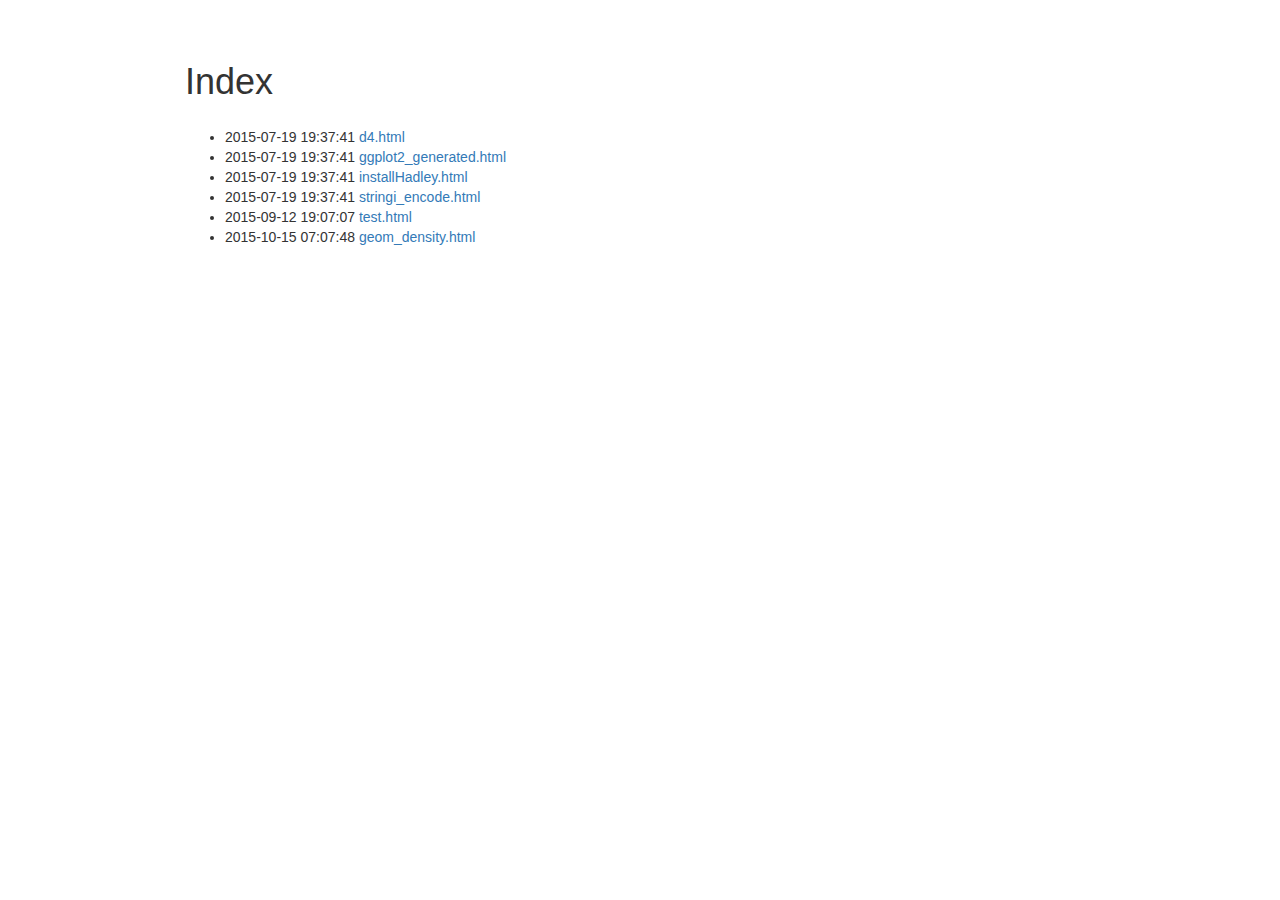
<file: index.html>
<!DOCTYPE html>

<html xmlns="http://www.w3.org/1999/xhtml">

<head>

<meta charset="utf-8">
<meta http-equiv="Content-Type" content="text/html; charset=utf-8" />
<meta name="generator" content="pandoc" />



<title>Index</title>

<script src="libs/jquery-1.11.0/jquery.min.js"></script>
<meta name="viewport" content="width=device-width, initial-scale=1" />
<link href="libs/bootstrap-3.3.1/css/bootstrap.min.css" rel="stylesheet" />
<script src="libs/bootstrap-3.3.1/js/bootstrap.min.js"></script>
<script src="libs/bootstrap-3.3.1/shim/html5shiv.min.js"></script>
<script src="libs/bootstrap-3.3.1/shim/respond.min.js"></script>
<link href='libs/fluidbox/css/fluidbox.css' rel='stylesheet' type='text/css'>
<link href='https://fonts.googleapis.com/css?family=Source+Code+Pro' rel='stylesheet' type='text/css'>
<link href='include/css/style.css' rel='stylesheet' type='text/css'>

<style type="text/css">code{white-space: pre;}</style>
<link rel="stylesheet"
      href="libs/highlight/default.css"
      type="text/css" />
<script src="libs/highlight/highlight.js"></script>
<style type="text/css">
  pre:not([class]) {
    background-color: white;
  }
</style>
<script type="text/javascript">
if (window.hljs && document.readyState && document.readyState === "complete") {
   window.setTimeout(function() {
      hljs.initHighlighting();
   }, 0);
}
</script>



</head>

<body>

<style type = "text/css">
.main-container {
  max-width: 940px;
  margin-left: auto;
  margin-right: auto;
}
code {
  color: inherit;
  background-color: rgba(0, 0, 0, 0.04);
}
img { 
  max-width:100%; 
  height: auto; 
}
</style>
<div class="container-fluid main-container">


<div id="header">
<h1 class="title">Index</h1>
</div>


<ul>
<li>2015-07-19 19:37:41 <a href="d4.html" class="uri">d4.html</a></li>
<li>2015-07-19 19:37:41 <a href="ggplot2_generated.html" class="uri">ggplot2_generated.html</a></li>
<li>2015-07-19 19:37:41 <a href="installHadley.html" class="uri">installHadley.html</a></li>
<li>2015-07-19 19:37:41 <a href="stringi_encode.html" class="uri">stringi_encode.html</a></li>
<li>2015-09-12 19:07:07 <a href="test.html" class="uri">test.html</a></li>
<li>2015-10-15 07:07:48 <a href="geom_density.html" class="uri">geom_density.html</a></li>
</ul>

<script type="text/javascript" src="libs/fluidbox/jquery.fluidbox.min.js"></script>
<script type="text/javascript" src="include/js/enable-fluidbox.js"></script>

</div>

<script>

// add bootstrap table styles to pandoc tables
$(document).ready(function () {
  $('tr.header').parent('thead').parent('table').addClass('table table-condensed');
});

</script>


</body>
</html>
</file>
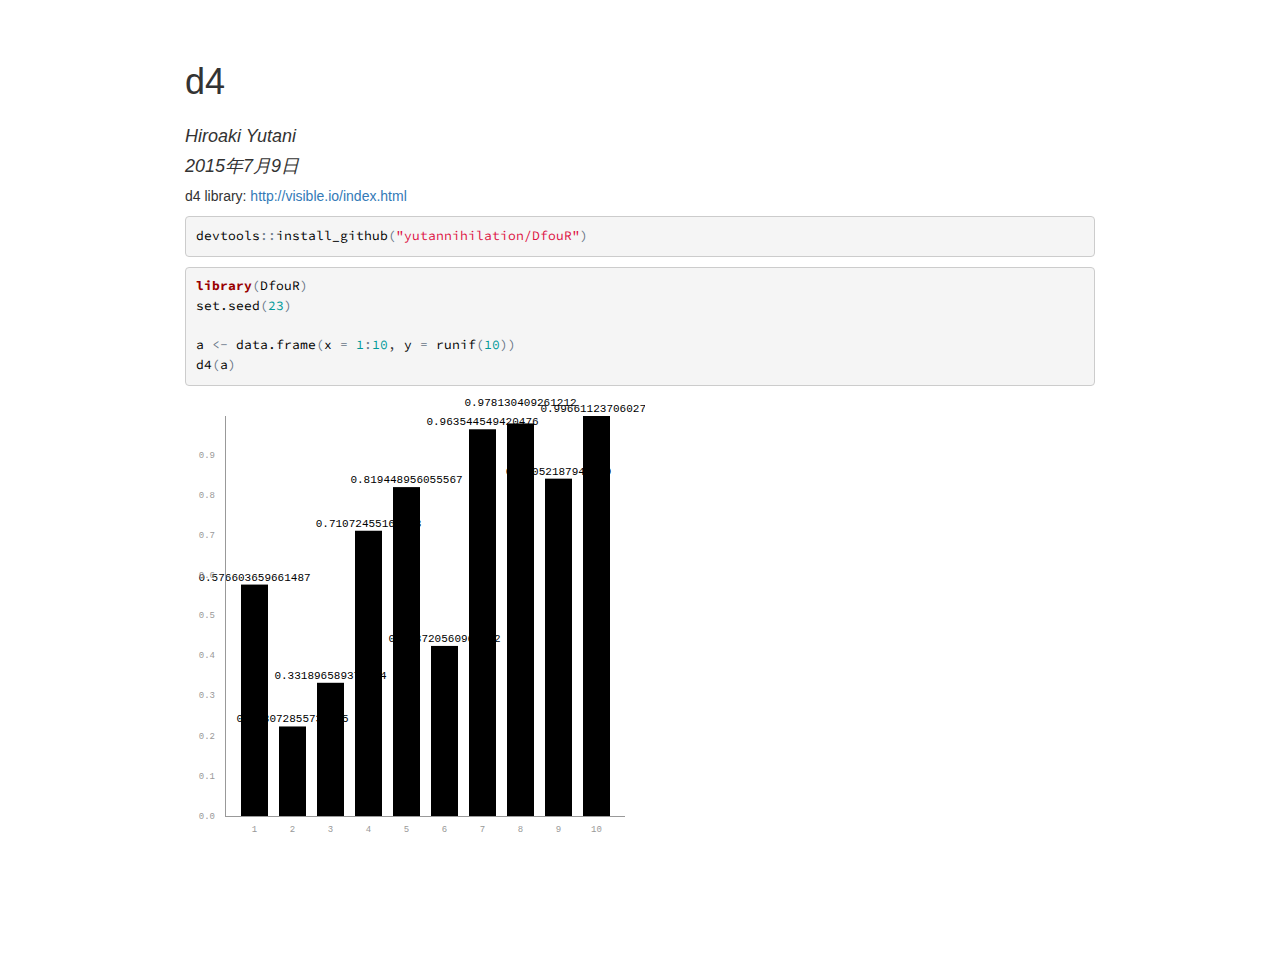
<file: d4.html>
<!DOCTYPE html>

<html xmlns="http://www.w3.org/1999/xhtml">

<head>

<meta charset="utf-8">
<meta http-equiv="Content-Type" content="text/html; charset=utf-8" />
<meta name="generator" content="pandoc" />

<meta name="author" content="Hiroaki Yutani" />


<title>d4</title>

<script src="libs/jquery-1.11.0/jquery.min.js"></script>
<meta name="viewport" content="width=device-width, initial-scale=1" />
<script src="libs/bootstrap-3.3.1/js/bootstrap.min.js"></script>
<script src="libs/bootstrap-3.3.1/shim/html5shiv.min.js"></script>
<script src="libs/bootstrap-3.3.1/shim/respond.min.js"></script>
<style type="text/css">
/*!
 * Bootstrap v3.3.1 (http://getbootstrap.com)
 * Copyright 2011-2014 Twitter, Inc.
 * Licensed under MIT (https://github.com/twbs/bootstrap/blob/master/LICENSE)
 *//*! normalize.css v3.0.2 | MIT License | git.io/normalize */html{font-family:sans-serif;-webkit-text-size-adjust:100%;-ms-text-size-adjust:100%}body{margin:0}article,aside,details,figcaption,figure,footer,header,hgroup,main,menu,nav,section,summary{display:block}audio,canvas,progress,video{display:inline-block;vertical-align:baseline}audio:not([controls]){display:none;height:0}[hidden],template{display:none}a{background-color:transparent}a:active,a:hover{outline:0}abbr[title]{border-bottom:1px dotted}b,strong{font-weight:700}dfn{font-style:italic}h1{margin:.67em 0;font-size:2em}mark{color:#000;background:#ff0}small{font-size:80%}sub,sup{position:relative;font-size:75%;line-height:0;vertical-align:baseline}sup{top:-.5em}sub{bottom:-.25em}img{border:0}svg:not(:root){overflow:hidden}figure{margin:1em 40px}hr{height:0;-webkit-box-sizing:content-box;-moz-box-sizing:content-box;box-sizing:content-box}pre{overflow:auto}code,kbd,pre,samp{font-family:monospace,monospace;font-size:1em}button,input,optgroup,select,textarea{margin:0;font:inherit;color:inherit}button{overflow:visible}button,select{text-transform:none}button,html input[type=button],input[type=reset],input[type=submit]{-webkit-appearance:button;cursor:pointer}button[disabled],html input[disabled]{cursor:default}button::-moz-focus-inner,input::-moz-focus-inner{padding:0;border:0}input{line-height:normal}input[type=checkbox],input[type=radio]{-webkit-box-sizing:border-box;-moz-box-sizing:border-box;box-sizing:border-box;padding:0}input[type=number]::-webkit-inner-spin-button,input[type=number]::-webkit-outer-spin-button{height:auto}input[type=search]{-webkit-box-sizing:content-box;-moz-box-sizing:content-box;box-sizing:content-box;-webkit-appearance:textfield}input[type=search]::-webkit-search-cancel-button,input[type=search]::-webkit-search-decoration{-webkit-appearance:none}fieldset{padding:.35em .625em .75em;margin:0 2px;border:1px solid silver}legend{padding:0;border:0}textarea{overflow:auto}optgroup{font-weight:700}table{border-spacing:0;border-collapse:collapse}td,th{padding:0}/*! Source: https://github.com/h5bp/html5-boilerplate/blob/master/src/css/main.css */@media print{*,:before,:after{color:#000!important;text-shadow:none!important;background:transparent!important;-webkit-box-shadow:none!important;box-shadow:none!important}a,a:visited{text-decoration:underline}a[href]:after{content:" (" attr(href) ")"}abbr[title]:after{content:" (" attr(title) ")"}a[href^="#"]:after,a[href^="javascript:"]:after{content:""}pre,blockquote{border:1px solid #999;page-break-inside:avoid}thead{display:table-header-group}tr,img{page-break-inside:avoid}img{max-width:100%!important}p,h2,h3{orphans:3;widows:3}h2,h3{page-break-after:avoid}select{background:#fff!important}.navbar{display:none}.btn>.caret,.dropup>.btn>.caret{border-top-color:#000!important}.label{border:1px solid #000}.table{border-collapse:collapse!important}.table td,.table th{background-color:#fff!important}.table-bordered th,.table-bordered td{border:1px solid #ddd!important}}@font-face{font-family:'Glyphicons Halflings';src:url(../fonts/glyphicons-halflings-regular.eot);src:url(../fonts/glyphicons-halflings-regular.eot?#iefix) format('embedded-opentype'),url(../fonts/glyphicons-halflings-regular.woff) format('woff'),url(../fonts/glyphicons-halflings-regular.ttf) format('truetype'),url(../fonts/glyphicons-halflings-regular.svg#glyphicons_halflingsregular) format('svg')}.glyphicon{position:relative;top:1px;display:inline-block;font-family:'Glyphicons Halflings';font-style:normal;font-weight:400;line-height:1;-webkit-font-smoothing:antialiased;-moz-osx-font-smoothing:grayscale}.glyphicon-asterisk:before{content:"\2a"}.glyphicon-plus:before{content:"\2b"}.glyphicon-euro:before,.glyphicon-eur:before{content:"\20ac"}.glyphicon-minus:before{content:"\2212"}.glyphicon-cloud:before{content:"\2601"}.glyphicon-envelope:before{content:"\2709"}.glyphicon-pencil:before{content:"\270f"}.glyphicon-glass:before{content:"\e001"}.glyphicon-music:before{content:"\e002"}.glyphicon-search:before{content:"\e003"}.glyphicon-heart:before{content:"\e005"}.glyphicon-star:before{content:"\e006"}.glyphicon-star-empty:before{content:"\e007"}.glyphicon-user:before{content:"\e008"}.glyphicon-film:before{content:"\e009"}.glyphicon-th-large:before{content:"\e010"}.glyphicon-th:before{content:"\e011"}.glyphicon-th-list:before{content:"\e012"}.glyphicon-ok:before{content:"\e013"}.glyphicon-remove:before{content:"\e014"}.glyphicon-zoom-in:before{content:"\e015"}.glyphicon-zoom-out:before{content:"\e016"}.glyphicon-off:before{content:"\e017"}.glyphicon-signal:before{content:"\e018"}.glyphicon-cog:before{content:"\e019"}.glyphicon-trash:before{content:"\e020"}.glyphicon-home:before{content:"\e021"}.glyphicon-file:before{content:"\e022"}.glyphicon-time:before{content:"\e023"}.glyphicon-road:before{content:"\e024"}.glyphicon-download-alt:before{content:"\e025"}.glyphicon-download:before{content:"\e026"}.glyphicon-upload:before{content:"\e027"}.glyphicon-inbox:before{content:"\e028"}.glyphicon-play-circle:before{content:"\e029"}.glyphicon-repeat:before{content:"\e030"}.glyphicon-refresh:before{content:"\e031"}.glyphicon-list-alt:before{content:"\e032"}.glyphicon-lock:before{content:"\e033"}.glyphicon-flag:before{content:"\e034"}.glyphicon-headphones:before{content:"\e035"}.glyphicon-volume-off:before{content:"\e036"}.glyphicon-volume-down:before{content:"\e037"}.glyphicon-volume-up:before{content:"\e038"}.glyphicon-qrcode:before{content:"\e039"}.glyphicon-barcode:before{content:"\e040"}.glyphicon-tag:before{content:"\e041"}.glyphicon-tags:before{content:"\e042"}.glyphicon-book:before{content:"\e043"}.glyphicon-bookmark:before{content:"\e044"}.glyphicon-print:before{content:"\e045"}.glyphicon-camera:before{content:"\e046"}.glyphicon-font:before{content:"\e047"}.glyphicon-bold:before{content:"\e048"}.glyphicon-italic:before{content:"\e049"}.glyphicon-text-height:before{content:"\e050"}.glyphicon-text-width:before{content:"\e051"}.glyphicon-align-left:before{content:"\e052"}.glyphicon-align-center:before{content:"\e053"}.glyphicon-align-right:before{content:"\e054"}.glyphicon-align-justify:before{content:"\e055"}.glyphicon-list:before{content:"\e056"}.glyphicon-indent-left:before{content:"\e057"}.glyphicon-indent-right:before{content:"\e058"}.glyphicon-facetime-video:before{content:"\e059"}.glyphicon-picture:before{content:"\e060"}.glyphicon-map-marker:before{content:"\e062"}.glyphicon-adjust:before{content:"\e063"}.glyphicon-tint:before{content:"\e064"}.glyphicon-edit:before{content:"\e065"}.glyphicon-share:before{content:"\e066"}.glyphicon-check:before{content:"\e067"}.glyphicon-move:before{content:"\e068"}.glyphicon-step-backward:before{content:"\e069"}.glyphicon-fast-backward:before{content:"\e070"}.glyphicon-backward:before{content:"\e071"}.glyphicon-play:before{content:"\e072"}.glyphicon-pause:before{content:"\e073"}.glyphicon-stop:before{content:"\e074"}.glyphicon-forward:before{content:"\e075"}.glyphicon-fast-forward:before{content:"\e076"}.glyphicon-step-forward:before{content:"\e077"}.glyphicon-eject:before{content:"\e078"}.glyphicon-chevron-left:before{content:"\e079"}.glyphicon-chevron-right:before{content:"\e080"}.glyphicon-plus-sign:before{content:"\e081"}.glyphicon-minus-sign:before{content:"\e082"}.glyphicon-remove-sign:before{content:"\e083"}.glyphicon-ok-sign:before{content:"\e084"}.glyphicon-question-sign:before{content:"\e085"}.glyphicon-info-sign:before{content:"\e086"}.glyphicon-screenshot:before{content:"\e087"}.glyphicon-remove-circle:before{content:"\e088"}.glyphicon-ok-circle:before{content:"\e089"}.glyphicon-ban-circle:before{content:"\e090"}.glyphicon-arrow-left:before{content:"\e091"}.glyphicon-arrow-right:before{content:"\e092"}.glyphicon-arrow-up:before{content:"\e093"}.glyphicon-arrow-down:before{content:"\e094"}.glyphicon-share-alt:before{content:"\e095"}.glyphicon-resize-full:before{content:"\e096"}.glyphicon-resize-small:before{content:"\e097"}.glyphicon-exclamation-sign:before{content:"\e101"}.glyphicon-gift:before{content:"\e102"}.glyphicon-leaf:before{content:"\e103"}.glyphicon-fire:before{content:"\e104"}.glyphicon-eye-open:before{content:"\e105"}.glyphicon-eye-close:before{content:"\e106"}.glyphicon-warning-sign:before{content:"\e107"}.glyphicon-plane:before{content:"\e108"}.glyphicon-calendar:before{content:"\e109"}.glyphicon-random:before{content:"\e110"}.glyphicon-comment:before{content:"\e111"}.glyphicon-magnet:before{content:"\e112"}.glyphicon-chevron-up:before{content:"\e113"}.glyphicon-chevron-down:before{content:"\e114"}.glyphicon-retweet:before{content:"\e115"}.glyphicon-shopping-cart:before{content:"\e116"}.glyphicon-folder-close:before{content:"\e117"}.glyphicon-folder-open:before{content:"\e118"}.glyphicon-resize-vertical:before{content:"\e119"}.glyphicon-resize-horizontal:before{content:"\e120"}.glyphicon-hdd:before{content:"\e121"}.glyphicon-bullhorn:before{content:"\e122"}.glyphicon-bell:before{content:"\e123"}.glyphicon-certificate:before{content:"\e124"}.glyphicon-thumbs-up:before{content:"\e125"}.glyphicon-thumbs-down:before{content:"\e126"}.glyphicon-hand-right:before{content:"\e127"}.glyphicon-hand-left:before{content:"\e128"}.glyphicon-hand-up:before{content:"\e129"}.glyphicon-hand-down:before{content:"\e130"}.glyphicon-circle-arrow-right:before{content:"\e131"}.glyphicon-circle-arrow-left:before{content:"\e132"}.glyphicon-circle-arrow-up:before{content:"\e133"}.glyphicon-circle-arrow-down:before{content:"\e134"}.glyphicon-globe:before{content:"\e135"}.glyphicon-wrench:before{content:"\e136"}.glyphicon-tasks:before{content:"\e137"}.glyphicon-filter:before{content:"\e138"}.glyphicon-briefcase:before{content:"\e139"}.glyphicon-fullscreen:before{content:"\e140"}.glyphicon-dashboard:before{content:"\e141"}.glyphicon-paperclip:before{content:"\e142"}.glyphicon-heart-empty:before{content:"\e143"}.glyphicon-link:before{content:"\e144"}.glyphicon-phone:before{content:"\e145"}.glyphicon-pushpin:before{content:"\e146"}.glyphicon-usd:before{content:"\e148"}.glyphicon-gbp:before{content:"\e149"}.glyphicon-sort:before{content:"\e150"}.glyphicon-sort-by-alphabet:before{content:"\e151"}.glyphicon-sort-by-alphabet-alt:before{content:"\e152"}.glyphicon-sort-by-order:before{content:"\e153"}.glyphicon-sort-by-order-alt:before{content:"\e154"}.glyphicon-sort-by-attributes:before{content:"\e155"}.glyphicon-sort-by-attributes-alt:before{content:"\e156"}.glyphicon-unchecked:before{content:"\e157"}.glyphicon-expand:before{content:"\e158"}.glyphicon-collapse-down:before{content:"\e159"}.glyphicon-collapse-up:before{content:"\e160"}.glyphicon-log-in:before{content:"\e161"}.glyphicon-flash:before{content:"\e162"}.glyphicon-log-out:before{content:"\e163"}.glyphicon-new-window:before{content:"\e164"}.glyphicon-record:before{content:"\e165"}.glyphicon-save:before{content:"\e166"}.glyphicon-open:before{content:"\e167"}.glyphicon-saved:before{content:"\e168"}.glyphicon-import:before{content:"\e169"}.glyphicon-export:before{content:"\e170"}.glyphicon-send:before{content:"\e171"}.glyphicon-floppy-disk:before{content:"\e172"}.glyphicon-floppy-saved:before{content:"\e173"}.glyphicon-floppy-remove:before{content:"\e174"}.glyphicon-floppy-save:before{content:"\e175"}.glyphicon-floppy-open:before{content:"\e176"}.glyphicon-credit-card:before{content:"\e177"}.glyphicon-transfer:before{content:"\e178"}.glyphicon-cutlery:before{content:"\e179"}.glyphicon-header:before{content:"\e180"}.glyphicon-compressed:before{content:"\e181"}.glyphicon-earphone:before{content:"\e182"}.glyphicon-phone-alt:before{content:"\e183"}.glyphicon-tower:before{content:"\e184"}.glyphicon-stats:before{content:"\e185"}.glyphicon-sd-video:before{content:"\e186"}.glyphicon-hd-video:before{content:"\e187"}.glyphicon-subtitles:before{content:"\e188"}.glyphicon-sound-stereo:before{content:"\e189"}.glyphicon-sound-dolby:before{content:"\e190"}.glyphicon-sound-5-1:before{content:"\e191"}.glyphicon-sound-6-1:before{content:"\e192"}.glyphicon-sound-7-1:before{content:"\e193"}.glyphicon-copyright-mark:before{content:"\e194"}.glyphicon-registration-mark:before{content:"\e195"}.glyphicon-cloud-download:before{content:"\e197"}.glyphicon-cloud-upload:before{content:"\e198"}.glyphicon-tree-conifer:before{content:"\e199"}.glyphicon-tree-deciduous:before{content:"\e200"}*{-webkit-box-sizing:border-box;-moz-box-sizing:border-box;box-sizing:border-box}:before,:after{-webkit-box-sizing:border-box;-moz-box-sizing:border-box;box-sizing:border-box}html{font-size:10px;-webkit-tap-highlight-color:rgba(0,0,0,0)}body{font-family:"Helvetica Neue",Helvetica,Arial,sans-serif;font-size:14px;line-height:1.42857143;color:#333;background-color:#fff}input,button,select,textarea{font-family:inherit;font-size:inherit;line-height:inherit}a{color:#337ab7;text-decoration:none}a:hover,a:focus{color:#23527c;text-decoration:underline}a:focus{outline:thin dotted;outline:5px auto -webkit-focus-ring-color;outline-offset:-2px}figure{margin:0}img{vertical-align:middle}.img-responsive,.thumbnail>img,.thumbnail a>img,.carousel-inner>.item>img,.carousel-inner>.item>a>img{display:block;max-width:100%;height:auto}.img-rounded{border-radius:6px}.img-thumbnail{display:inline-block;max-width:100%;height:auto;padding:4px;line-height:1.42857143;background-color:#fff;border:1px solid #ddd;border-radius:4px;-webkit-transition:all .2s ease-in-out;-o-transition:all .2s ease-in-out;transition:all .2s ease-in-out}.img-circle{border-radius:50%}hr{margin-top:20px;margin-bottom:20px;border:0;border-top:1px solid #eee}.sr-only{position:absolute;width:1px;height:1px;padding:0;margin:-1px;overflow:hidden;clip:rect(0,0,0,0);border:0}.sr-only-focusable:active,.sr-only-focusable:focus{position:static;width:auto;height:auto;margin:0;overflow:visible;clip:auto}h1,h2,h3,h4,h5,h6,.h1,.h2,.h3,.h4,.h5,.h6{font-family:inherit;font-weight:500;line-height:1.1;color:inherit}h1 small,h2 small,h3 small,h4 small,h5 small,h6 small,.h1 small,.h2 small,.h3 small,.h4 small,.h5 small,.h6 small,h1 .small,h2 .small,h3 .small,h4 .small,h5 .small,h6 .small,.h1 .small,.h2 .small,.h3 .small,.h4 .small,.h5 .small,.h6 .small{font-weight:400;line-height:1;color:#777}h1,.h1,h2,.h2,h3,.h3{margin-top:20px;margin-bottom:10px}h1 small,.h1 small,h2 small,.h2 small,h3 small,.h3 small,h1 .small,.h1 .small,h2 .small,.h2 .small,h3 .small,.h3 .small{font-size:65%}h4,.h4,h5,.h5,h6,.h6{margin-top:10px;margin-bottom:10px}h4 small,.h4 small,h5 small,.h5 small,h6 small,.h6 small,h4 .small,.h4 .small,h5 .small,.h5 .small,h6 .small,.h6 .small{font-size:75%}h1,.h1{font-size:36px}h2,.h2{font-size:30px}h3,.h3{font-size:24px}h4,.h4{font-size:18px}h5,.h5{font-size:14px}h6,.h6{font-size:12px}p{margin:0 0 10px}.lead{margin-bottom:20px;font-size:16px;font-weight:300;line-height:1.4}@media (min-width:768px){.lead{font-size:21px}}small,.small{font-size:85%}mark,.mark{padding:.2em;background-color:#fcf8e3}.text-left{text-align:left}.text-right{text-align:right}.text-center{text-align:center}.text-justify{text-align:justify}.text-nowrap{white-space:nowrap}.text-lowercase{text-transform:lowercase}.text-uppercase{text-transform:uppercase}.text-capitalize{text-transform:capitalize}.text-muted{color:#777}.text-primary{color:#337ab7}a.text-primary:hover{color:#286090}.text-success{color:#3c763d}a.text-success:hover{color:#2b542c}.text-info{color:#31708f}a.text-info:hover{color:#245269}.text-warning{color:#8a6d3b}a.text-warning:hover{color:#66512c}.text-danger{color:#a94442}a.text-danger:hover{color:#843534}.bg-primary{color:#fff;background-color:#337ab7}a.bg-primary:hover{background-color:#286090}.bg-success{background-color:#dff0d8}a.bg-success:hover{background-color:#c1e2b3}.bg-info{background-color:#d9edf7}a.bg-info:hover{background-color:#afd9ee}.bg-warning{background-color:#fcf8e3}a.bg-warning:hover{background-color:#f7ecb5}.bg-danger{background-color:#f2dede}a.bg-danger:hover{background-color:#e4b9b9}.page-header{padding-bottom:9px;margin:40px 0 20px;border-bottom:1px solid #eee}ul,ol{margin-top:0;margin-bottom:10px}ul ul,ol ul,ul ol,ol ol{margin-bottom:0}.list-unstyled{padding-left:0;list-style:none}.list-inline{padding-left:0;margin-left:-5px;list-style:none}.list-inline>li{display:inline-block;padding-right:5px;padding-left:5px}dl{margin-top:0;margin-bottom:20px}dt,dd{line-height:1.42857143}dt{font-weight:700}dd{margin-left:0}@media (min-width:768px){.dl-horizontal dt{float:left;width:160px;overflow:hidden;clear:left;text-align:right;text-overflow:ellipsis;white-space:nowrap}.dl-horizontal dd{margin-left:180px}}abbr[title],abbr[data-original-title]{cursor:help;border-bottom:1px dotted #777}.initialism{font-size:90%;text-transform:uppercase}blockquote{padding:10px 20px;margin:0 0 20px;font-size:17.5px;border-left:5px solid #eee}blockquote p:last-child,blockquote ul:last-child,blockquote ol:last-child{margin-bottom:0}blockquote footer,blockquote small,blockquote .small{display:block;font-size:80%;line-height:1.42857143;color:#777}blockquote footer:before,blockquote small:before,blockquote .small:before{content:'\2014 \00A0'}.blockquote-reverse,blockquote.pull-right{padding-right:15px;padding-left:0;text-align:right;border-right:5px solid #eee;border-left:0}.blockquote-reverse footer:before,blockquote.pull-right footer:before,.blockquote-reverse small:before,blockquote.pull-right small:before,.blockquote-reverse .small:before,blockquote.pull-right .small:before{content:''}.blockquote-reverse footer:after,blockquote.pull-right footer:after,.blockquote-reverse small:after,blockquote.pull-right small:after,.blockquote-reverse .small:after,blockquote.pull-right .small:after{content:'\00A0 \2014'}address{margin-bottom:20px;font-style:normal;line-height:1.42857143}code,kbd,pre,samp{font-family:monospace}code{padding:2px 4px;font-size:90%;color:#c7254e;background-color:#f9f2f4;border-radius:4px}kbd{padding:2px 4px;font-size:90%;color:#fff;background-color:#333;border-radius:3px;-webkit-box-shadow:inset 0 -1px 0 rgba(0,0,0,.25);box-shadow:inset 0 -1px 0 rgba(0,0,0,.25)}kbd kbd{padding:0;font-size:100%;font-weight:700;-webkit-box-shadow:none;box-shadow:none}pre{display:block;padding:9.5px;margin:0 0 10px;font-size:13px;line-height:1.42857143;color:#333;word-break:break-all;word-wrap:break-word;background-color:#f5f5f5;border:1px solid #ccc;border-radius:4px}pre code{padding:0;font-size:inherit;color:inherit;white-space:pre-wrap;background-color:transparent;border-radius:0}.pre-scrollable{max-height:340px;overflow-y:scroll}.container{padding-right:15px;padding-left:15px;margin-right:auto;margin-left:auto}@media (min-width:768px){.container{width:750px}}@media (min-width:992px){.container{width:970px}}@media (min-width:1200px){.container{width:1170px}}.container-fluid{padding-right:15px;padding-left:15px;margin-right:auto;margin-left:auto}.row{margin-right:-15px;margin-left:-15px}.col-xs-1,.col-sm-1,.col-md-1,.col-lg-1,.col-xs-2,.col-sm-2,.col-md-2,.col-lg-2,.col-xs-3,.col-sm-3,.col-md-3,.col-lg-3,.col-xs-4,.col-sm-4,.col-md-4,.col-lg-4,.col-xs-5,.col-sm-5,.col-md-5,.col-lg-5,.col-xs-6,.col-sm-6,.col-md-6,.col-lg-6,.col-xs-7,.col-sm-7,.col-md-7,.col-lg-7,.col-xs-8,.col-sm-8,.col-md-8,.col-lg-8,.col-xs-9,.col-sm-9,.col-md-9,.col-lg-9,.col-xs-10,.col-sm-10,.col-md-10,.col-lg-10,.col-xs-11,.col-sm-11,.col-md-11,.col-lg-11,.col-xs-12,.col-sm-12,.col-md-12,.col-lg-12{position:relative;min-height:1px;padding-right:15px;padding-left:15px}.col-xs-1,.col-xs-2,.col-xs-3,.col-xs-4,.col-xs-5,.col-xs-6,.col-xs-7,.col-xs-8,.col-xs-9,.col-xs-10,.col-xs-11,.col-xs-12{float:left}.col-xs-12{width:100%}.col-xs-11{width:91.66666667%}.col-xs-10{width:83.33333333%}.col-xs-9{width:75%}.col-xs-8{width:66.66666667%}.col-xs-7{width:58.33333333%}.col-xs-6{width:50%}.col-xs-5{width:41.66666667%}.col-xs-4{width:33.33333333%}.col-xs-3{width:25%}.col-xs-2{width:16.66666667%}.col-xs-1{width:8.33333333%}.col-xs-pull-12{right:100%}.col-xs-pull-11{right:91.66666667%}.col-xs-pull-10{right:83.33333333%}.col-xs-pull-9{right:75%}.col-xs-pull-8{right:66.66666667%}.col-xs-pull-7{right:58.33333333%}.col-xs-pull-6{right:50%}.col-xs-pull-5{right:41.66666667%}.col-xs-pull-4{right:33.33333333%}.col-xs-pull-3{right:25%}.col-xs-pull-2{right:16.66666667%}.col-xs-pull-1{right:8.33333333%}.col-xs-pull-0{right:auto}.col-xs-push-12{left:100%}.col-xs-push-11{left:91.66666667%}.col-xs-push-10{left:83.33333333%}.col-xs-push-9{left:75%}.col-xs-push-8{left:66.66666667%}.col-xs-push-7{left:58.33333333%}.col-xs-push-6{left:50%}.col-xs-push-5{left:41.66666667%}.col-xs-push-4{left:33.33333333%}.col-xs-push-3{left:25%}.col-xs-push-2{left:16.66666667%}.col-xs-push-1{left:8.33333333%}.col-xs-push-0{left:auto}.col-xs-offset-12{margin-left:100%}.col-xs-offset-11{margin-left:91.66666667%}.col-xs-offset-10{margin-left:83.33333333%}.col-xs-offset-9{margin-left:75%}.col-xs-offset-8{margin-left:66.66666667%}.col-xs-offset-7{margin-left:58.33333333%}.col-xs-offset-6{margin-left:50%}.col-xs-offset-5{margin-left:41.66666667%}.col-xs-offset-4{margin-left:33.33333333%}.col-xs-offset-3{margin-left:25%}.col-xs-offset-2{margin-left:16.66666667%}.col-xs-offset-1{margin-left:8.33333333%}.col-xs-offset-0{margin-left:0}@media (min-width:768px){.col-sm-1,.col-sm-2,.col-sm-3,.col-sm-4,.col-sm-5,.col-sm-6,.col-sm-7,.col-sm-8,.col-sm-9,.col-sm-10,.col-sm-11,.col-sm-12{float:left}.col-sm-12{width:100%}.col-sm-11{width:91.66666667%}.col-sm-10{width:83.33333333%}.col-sm-9{width:75%}.col-sm-8{width:66.66666667%}.col-sm-7{width:58.33333333%}.col-sm-6{width:50%}.col-sm-5{width:41.66666667%}.col-sm-4{width:33.33333333%}.col-sm-3{width:25%}.col-sm-2{width:16.66666667%}.col-sm-1{width:8.33333333%}.col-sm-pull-12{right:100%}.col-sm-pull-11{right:91.66666667%}.col-sm-pull-10{right:83.33333333%}.col-sm-pull-9{right:75%}.col-sm-pull-8{right:66.66666667%}.col-sm-pull-7{right:58.33333333%}.col-sm-pull-6{right:50%}.col-sm-pull-5{right:41.66666667%}.col-sm-pull-4{right:33.33333333%}.col-sm-pull-3{right:25%}.col-sm-pull-2{right:16.66666667%}.col-sm-pull-1{right:8.33333333%}.col-sm-pull-0{right:auto}.col-sm-push-12{left:100%}.col-sm-push-11{left:91.66666667%}.col-sm-push-10{left:83.33333333%}.col-sm-push-9{left:75%}.col-sm-push-8{left:66.66666667%}.col-sm-push-7{left:58.33333333%}.col-sm-push-6{left:50%}.col-sm-push-5{left:41.66666667%}.col-sm-push-4{left:33.33333333%}.col-sm-push-3{left:25%}.col-sm-push-2{left:16.66666667%}.col-sm-push-1{left:8.33333333%}.col-sm-push-0{left:auto}.col-sm-offset-12{margin-left:100%}.col-sm-offset-11{margin-left:91.66666667%}.col-sm-offset-10{margin-left:83.33333333%}.col-sm-offset-9{margin-left:75%}.col-sm-offset-8{margin-left:66.66666667%}.col-sm-offset-7{margin-left:58.33333333%}.col-sm-offset-6{margin-left:50%}.col-sm-offset-5{margin-left:41.66666667%}.col-sm-offset-4{margin-left:33.33333333%}.col-sm-offset-3{margin-left:25%}.col-sm-offset-2{margin-left:16.66666667%}.col-sm-offset-1{margin-left:8.33333333%}.col-sm-offset-0{margin-left:0}}@media (min-width:992px){.col-md-1,.col-md-2,.col-md-3,.col-md-4,.col-md-5,.col-md-6,.col-md-7,.col-md-8,.col-md-9,.col-md-10,.col-md-11,.col-md-12{float:left}.col-md-12{width:100%}.col-md-11{width:91.66666667%}.col-md-10{width:83.33333333%}.col-md-9{width:75%}.col-md-8{width:66.66666667%}.col-md-7{width:58.33333333%}.col-md-6{width:50%}.col-md-5{width:41.66666667%}.col-md-4{width:33.33333333%}.col-md-3{width:25%}.col-md-2{width:16.66666667%}.col-md-1{width:8.33333333%}.col-md-pull-12{right:100%}.col-md-pull-11{right:91.66666667%}.col-md-pull-10{right:83.33333333%}.col-md-pull-9{right:75%}.col-md-pull-8{right:66.66666667%}.col-md-pull-7{right:58.33333333%}.col-md-pull-6{right:50%}.col-md-pull-5{right:41.66666667%}.col-md-pull-4{right:33.33333333%}.col-md-pull-3{right:25%}.col-md-pull-2{right:16.66666667%}.col-md-pull-1{right:8.33333333%}.col-md-pull-0{right:auto}.col-md-push-12{left:100%}.col-md-push-11{left:91.66666667%}.col-md-push-10{left:83.33333333%}.col-md-push-9{left:75%}.col-md-push-8{left:66.66666667%}.col-md-push-7{left:58.33333333%}.col-md-push-6{left:50%}.col-md-push-5{left:41.66666667%}.col-md-push-4{left:33.33333333%}.col-md-push-3{left:25%}.col-md-push-2{left:16.66666667%}.col-md-push-1{left:8.33333333%}.col-md-push-0{left:auto}.col-md-offset-12{margin-left:100%}.col-md-offset-11{margin-left:91.66666667%}.col-md-offset-10{margin-left:83.33333333%}.col-md-offset-9{margin-left:75%}.col-md-offset-8{margin-left:66.66666667%}.col-md-offset-7{margin-left:58.33333333%}.col-md-offset-6{margin-left:50%}.col-md-offset-5{margin-left:41.66666667%}.col-md-offset-4{margin-left:33.33333333%}.col-md-offset-3{margin-left:25%}.col-md-offset-2{margin-left:16.66666667%}.col-md-offset-1{margin-left:8.33333333%}.col-md-offset-0{margin-left:0}}@media (min-width:1200px){.col-lg-1,.col-lg-2,.col-lg-3,.col-lg-4,.col-lg-5,.col-lg-6,.col-lg-7,.col-lg-8,.col-lg-9,.col-lg-10,.col-lg-11,.col-lg-12{float:left}.col-lg-12{width:100%}.col-lg-11{width:91.66666667%}.col-lg-10{width:83.33333333%}.col-lg-9{width:75%}.col-lg-8{width:66.66666667%}.col-lg-7{width:58.33333333%}.col-lg-6{width:50%}.col-lg-5{width:41.66666667%}.col-lg-4{width:33.33333333%}.col-lg-3{width:25%}.col-lg-2{width:16.66666667%}.col-lg-1{width:8.33333333%}.col-lg-pull-12{right:100%}.col-lg-pull-11{right:91.66666667%}.col-lg-pull-10{right:83.33333333%}.col-lg-pull-9{right:75%}.col-lg-pull-8{right:66.66666667%}.col-lg-pull-7{right:58.33333333%}.col-lg-pull-6{right:50%}.col-lg-pull-5{right:41.66666667%}.col-lg-pull-4{right:33.33333333%}.col-lg-pull-3{right:25%}.col-lg-pull-2{right:16.66666667%}.col-lg-pull-1{right:8.33333333%}.col-lg-pull-0{right:auto}.col-lg-push-12{left:100%}.col-lg-push-11{left:91.66666667%}.col-lg-push-10{left:83.33333333%}.col-lg-push-9{left:75%}.col-lg-push-8{left:66.66666667%}.col-lg-push-7{left:58.33333333%}.col-lg-push-6{left:50%}.col-lg-push-5{left:41.66666667%}.col-lg-push-4{left:33.33333333%}.col-lg-push-3{left:25%}.col-lg-push-2{left:16.66666667%}.col-lg-push-1{left:8.33333333%}.col-lg-push-0{left:auto}.col-lg-offset-12{margin-left:100%}.col-lg-offset-11{margin-left:91.66666667%}.col-lg-offset-10{margin-left:83.33333333%}.col-lg-offset-9{margin-left:75%}.col-lg-offset-8{margin-left:66.66666667%}.col-lg-offset-7{margin-left:58.33333333%}.col-lg-offset-6{margin-left:50%}.col-lg-offset-5{margin-left:41.66666667%}.col-lg-offset-4{margin-left:33.33333333%}.col-lg-offset-3{margin-left:25%}.col-lg-offset-2{margin-left:16.66666667%}.col-lg-offset-1{margin-left:8.33333333%}.col-lg-offset-0{margin-left:0}}table{background-color:transparent}caption{padding-top:8px;padding-bottom:8px;color:#777;text-align:left}th{}.table{width:100%;max-width:100%;margin-bottom:20px}.table>thead>tr>th,.table>tbody>tr>th,.table>tfoot>tr>th,.table>thead>tr>td,.table>tbody>tr>td,.table>tfoot>tr>td{padding:8px;line-height:1.42857143;vertical-align:top;border-top:1px solid #ddd}.table>thead>tr>th{vertical-align:bottom;border-bottom:2px solid #ddd}.table>caption+thead>tr:first-child>th,.table>colgroup+thead>tr:first-child>th,.table>thead:first-child>tr:first-child>th,.table>caption+thead>tr:first-child>td,.table>colgroup+thead>tr:first-child>td,.table>thead:first-child>tr:first-child>td{border-top:0}.table>tbody+tbody{border-top:2px solid #ddd}.table .table{background-color:#fff}.table-condensed>thead>tr>th,.table-condensed>tbody>tr>th,.table-condensed>tfoot>tr>th,.table-condensed>thead>tr>td,.table-condensed>tbody>tr>td,.table-condensed>tfoot>tr>td{padding:5px}.table-bordered{border:1px solid #ddd}.table-bordered>thead>tr>th,.table-bordered>tbody>tr>th,.table-bordered>tfoot>tr>th,.table-bordered>thead>tr>td,.table-bordered>tbody>tr>td,.table-bordered>tfoot>tr>td{border:1px solid #ddd}.table-bordered>thead>tr>th,.table-bordered>thead>tr>td{border-bottom-width:2px}.table-striped>tbody>tr:nth-child(odd){background-color:#f9f9f9}.table-hover>tbody>tr:hover{background-color:#f5f5f5}table col[class*=col-]{position:static;display:table-column;float:none}table td[class*=col-],table th[class*=col-]{position:static;display:table-cell;float:none}.table>thead>tr>td.active,.table>tbody>tr>td.active,.table>tfoot>tr>td.active,.table>thead>tr>th.active,.table>tbody>tr>th.active,.table>tfoot>tr>th.active,.table>thead>tr.active>td,.table>tbody>tr.active>td,.table>tfoot>tr.active>td,.table>thead>tr.active>th,.table>tbody>tr.active>th,.table>tfoot>tr.active>th{background-color:#f5f5f5}.table-hover>tbody>tr>td.active:hover,.table-hover>tbody>tr>th.active:hover,.table-hover>tbody>tr.active:hover>td,.table-hover>tbody>tr:hover>.active,.table-hover>tbody>tr.active:hover>th{background-color:#e8e8e8}.table>thead>tr>td.success,.table>tbody>tr>td.success,.table>tfoot>tr>td.success,.table>thead>tr>th.success,.table>tbody>tr>th.success,.table>tfoot>tr>th.success,.table>thead>tr.success>td,.table>tbody>tr.success>td,.table>tfoot>tr.success>td,.table>thead>tr.success>th,.table>tbody>tr.success>th,.table>tfoot>tr.success>th{background-color:#dff0d8}.table-hover>tbody>tr>td.success:hover,.table-hover>tbody>tr>th.success:hover,.table-hover>tbody>tr.success:hover>td,.table-hover>tbody>tr:hover>.success,.table-hover>tbody>tr.success:hover>th{background-color:#d0e9c6}.table>thead>tr>td.info,.table>tbody>tr>td.info,.table>tfoot>tr>td.info,.table>thead>tr>th.info,.table>tbody>tr>th.info,.table>tfoot>tr>th.info,.table>thead>tr.info>td,.table>tbody>tr.info>td,.table>tfoot>tr.info>td,.table>thead>tr.info>th,.table>tbody>tr.info>th,.table>tfoot>tr.info>th{background-color:#d9edf7}.table-hover>tbody>tr>td.info:hover,.table-hover>tbody>tr>th.info:hover,.table-hover>tbody>tr.info:hover>td,.table-hover>tbody>tr:hover>.info,.table-hover>tbody>tr.info:hover>th{background-color:#c4e3f3}.table>thead>tr>td.warning,.table>tbody>tr>td.warning,.table>tfoot>tr>td.warning,.table>thead>tr>th.warning,.table>tbody>tr>th.warning,.table>tfoot>tr>th.warning,.table>thead>tr.warning>td,.table>tbody>tr.warning>td,.table>tfoot>tr.warning>td,.table>thead>tr.warning>th,.table>tbody>tr.warning>th,.table>tfoot>tr.warning>th{background-color:#fcf8e3}.table-hover>tbody>tr>td.warning:hover,.table-hover>tbody>tr>th.warning:hover,.table-hover>tbody>tr.warning:hover>td,.table-hover>tbody>tr:hover>.warning,.table-hover>tbody>tr.warning:hover>th{background-color:#faf2cc}.table>thead>tr>td.danger,.table>tbody>tr>td.danger,.table>tfoot>tr>td.danger,.table>thead>tr>th.danger,.table>tbody>tr>th.danger,.table>tfoot>tr>th.danger,.table>thead>tr.danger>td,.table>tbody>tr.danger>td,.table>tfoot>tr.danger>td,.table>thead>tr.danger>th,.table>tbody>tr.danger>th,.table>tfoot>tr.danger>th{background-color:#f2dede}.table-hover>tbody>tr>td.danger:hover,.table-hover>tbody>tr>th.danger:hover,.table-hover>tbody>tr.danger:hover>td,.table-hover>tbody>tr:hover>.danger,.table-hover>tbody>tr.danger:hover>th{background-color:#ebcccc}.table-responsive{min-height:.01%;overflow-x:auto}@media screen and (max-width:767px){.table-responsive{width:100%;margin-bottom:15px;overflow-y:hidden;-ms-overflow-style:-ms-autohiding-scrollbar;border:1px solid #ddd}.table-responsive>.table{margin-bottom:0}.table-responsive>.table>thead>tr>th,.table-responsive>.table>tbody>tr>th,.table-responsive>.table>tfoot>tr>th,.table-responsive>.table>thead>tr>td,.table-responsive>.table>tbody>tr>td,.table-responsive>.table>tfoot>tr>td{white-space:nowrap}.table-responsive>.table-bordered{border:0}.table-responsive>.table-bordered>thead>tr>th:first-child,.table-responsive>.table-bordered>tbody>tr>th:first-child,.table-responsive>.table-bordered>tfoot>tr>th:first-child,.table-responsive>.table-bordered>thead>tr>td:first-child,.table-responsive>.table-bordered>tbody>tr>td:first-child,.table-responsive>.table-bordered>tfoot>tr>td:first-child{border-left:0}.table-responsive>.table-bordered>thead>tr>th:last-child,.table-responsive>.table-bordered>tbody>tr>th:last-child,.table-responsive>.table-bordered>tfoot>tr>th:last-child,.table-responsive>.table-bordered>thead>tr>td:last-child,.table-responsive>.table-bordered>tbody>tr>td:last-child,.table-responsive>.table-bordered>tfoot>tr>td:last-child{border-right:0}.table-responsive>.table-bordered>tbody>tr:last-child>th,.table-responsive>.table-bordered>tfoot>tr:last-child>th,.table-responsive>.table-bordered>tbody>tr:last-child>td,.table-responsive>.table-bordered>tfoot>tr:last-child>td{border-bottom:0}}fieldset{min-width:0;padding:0;margin:0;border:0}legend{display:block;width:100%;padding:0;margin-bottom:20px;font-size:21px;line-height:inherit;color:#333;border:0;border-bottom:1px solid #e5e5e5}label{display:inline-block;max-width:100%;margin-bottom:5px;font-weight:700}input[type=search]{-webkit-box-sizing:border-box;-moz-box-sizing:border-box;box-sizing:border-box}input[type=radio],input[type=checkbox]{margin:4px 0 0;margin-top:1px \9;line-height:normal}input[type=file]{display:block}input[type=range]{display:block;width:100%}select[multiple],select[size]{height:auto}input[type=file]:focus,input[type=radio]:focus,input[type=checkbox]:focus{outline:thin dotted;outline:5px auto -webkit-focus-ring-color;outline-offset:-2px}output{display:block;padding-top:7px;font-size:14px;line-height:1.42857143;color:#555}.form-control{display:block;width:100%;height:34px;padding:6px 12px;font-size:14px;line-height:1.42857143;color:#555;background-color:#fff;background-image:none;border:1px solid #ccc;border-radius:4px;-webkit-box-shadow:inset 0 1px 1px rgba(0,0,0,.075);box-shadow:inset 0 1px 1px rgba(0,0,0,.075);-webkit-transition:border-color ease-in-out .15s,-webkit-box-shadow ease-in-out .15s;-o-transition:border-color ease-in-out .15s,box-shadow ease-in-out .15s;transition:border-color ease-in-out .15s,box-shadow ease-in-out .15s}.form-control:focus{border-color:#66afe9;outline:0;-webkit-box-shadow:inset 0 1px 1px rgba(0,0,0,.075),0 0 8px rgba(102,175,233,.6);box-shadow:inset 0 1px 1px rgba(0,0,0,.075),0 0 8px rgba(102,175,233,.6)}.form-control::-moz-placeholder{color:#999;opacity:1}.form-control:-ms-input-placeholder{color:#999}.form-control::-webkit-input-placeholder{color:#999}.form-control[disabled],.form-control[readonly],fieldset[disabled] .form-control{cursor:not-allowed;background-color:#eee;opacity:1}textarea.form-control{height:auto}input[type=search]{-webkit-appearance:none}@media screen and (-webkit-min-device-pixel-ratio:0){input[type=date],input[type=time],input[type=datetime-local],input[type=month]{line-height:34px}input[type=date].input-sm,input[type=time].input-sm,input[type=datetime-local].input-sm,input[type=month].input-sm{line-height:30px}input[type=date].input-lg,input[type=time].input-lg,input[type=datetime-local].input-lg,input[type=month].input-lg{line-height:46px}}.form-group{margin-bottom:15px}.radio,.checkbox{position:relative;display:block;margin-top:10px;margin-bottom:10px}.radio label,.checkbox label{min-height:20px;padding-left:20px;margin-bottom:0;font-weight:400;cursor:pointer}.radio input[type=radio],.radio-inline input[type=radio],.checkbox input[type=checkbox],.checkbox-inline input[type=checkbox]{position:absolute;margin-top:4px \9;margin-left:-20px}.radio+.radio,.checkbox+.checkbox{margin-top:-5px}.radio-inline,.checkbox-inline{display:inline-block;padding-left:20px;margin-bottom:0;font-weight:400;vertical-align:middle;cursor:pointer}.radio-inline+.radio-inline,.checkbox-inline+.checkbox-inline{margin-top:0;margin-left:10px}input[type=radio][disabled],input[type=checkbox][disabled],input[type=radio].disabled,input[type=checkbox].disabled,fieldset[disabled] input[type=radio],fieldset[disabled] input[type=checkbox]{cursor:not-allowed}.radio-inline.disabled,.checkbox-inline.disabled,fieldset[disabled] .radio-inline,fieldset[disabled] .checkbox-inline{cursor:not-allowed}.radio.disabled label,.checkbox.disabled label,fieldset[disabled] .radio label,fieldset[disabled] .checkbox label{cursor:not-allowed}.form-control-static{padding-top:7px;padding-bottom:7px;margin-bottom:0}.form-control-static.input-lg,.form-control-static.input-sm{padding-right:0;padding-left:0}.input-sm,.form-group-sm .form-control{height:30px;padding:5px 10px;font-size:12px;line-height:1.5;border-radius:3px}select.input-sm,select.form-group-sm .form-control{height:30px;line-height:30px}textarea.input-sm,textarea.form-group-sm .form-control,select[multiple].input-sm,select[multiple].form-group-sm .form-control{height:auto}.input-lg,.form-group-lg .form-control{height:46px;padding:10px 16px;font-size:18px;line-height:1.33;border-radius:6px}select.input-lg,select.form-group-lg .form-control{height:46px;line-height:46px}textarea.input-lg,textarea.form-group-lg .form-control,select[multiple].input-lg,select[multiple].form-group-lg .form-control{height:auto}.has-feedback{position:relative}.has-feedback .form-control{padding-right:42.5px}.form-control-feedback{position:absolute;top:0;right:0;z-index:2;display:block;width:34px;height:34px;line-height:34px;text-align:center;pointer-events:none}.input-lg+.form-control-feedback{width:46px;height:46px;line-height:46px}.input-sm+.form-control-feedback{width:30px;height:30px;line-height:30px}.has-success .help-block,.has-success .control-label,.has-success .radio,.has-success .checkbox,.has-success .radio-inline,.has-success .checkbox-inline,.has-success.radio label,.has-success.checkbox label,.has-success.radio-inline label,.has-success.checkbox-inline label{color:#3c763d}.has-success .form-control{border-color:#3c763d;-webkit-box-shadow:inset 0 1px 1px rgba(0,0,0,.075);box-shadow:inset 0 1px 1px rgba(0,0,0,.075)}.has-success .form-control:focus{border-color:#2b542c;-webkit-box-shadow:inset 0 1px 1px rgba(0,0,0,.075),0 0 6px #67b168;box-shadow:inset 0 1px 1px rgba(0,0,0,.075),0 0 6px #67b168}.has-success .input-group-addon{color:#3c763d;background-color:#dff0d8;border-color:#3c763d}.has-success .form-control-feedback{color:#3c763d}.has-warning .help-block,.has-warning .control-label,.has-warning .radio,.has-warning .checkbox,.has-warning .radio-inline,.has-warning .checkbox-inline,.has-warning.radio label,.has-warning.checkbox label,.has-warning.radio-inline label,.has-warning.checkbox-inline label{color:#8a6d3b}.has-warning .form-control{border-color:#8a6d3b;-webkit-box-shadow:inset 0 1px 1px rgba(0,0,0,.075);box-shadow:inset 0 1px 1px rgba(0,0,0,.075)}.has-warning .form-control:focus{border-color:#66512c;-webkit-box-shadow:inset 0 1px 1px rgba(0,0,0,.075),0 0 6px #c0a16b;box-shadow:inset 0 1px 1px rgba(0,0,0,.075),0 0 6px #c0a16b}.has-warning .input-group-addon{color:#8a6d3b;background-color:#fcf8e3;border-color:#8a6d3b}.has-warning .form-control-feedback{color:#8a6d3b}.has-error .help-block,.has-error .control-label,.has-error .radio,.has-error .checkbox,.has-error .radio-inline,.has-error .checkbox-inline,.has-error.radio label,.has-error.checkbox label,.has-error.radio-inline label,.has-error.checkbox-inline label{color:#a94442}.has-error .form-control{border-color:#a94442;-webkit-box-shadow:inset 0 1px 1px rgba(0,0,0,.075);box-shadow:inset 0 1px 1px rgba(0,0,0,.075)}.has-error .form-control:focus{border-color:#843534;-webkit-box-shadow:inset 0 1px 1px rgba(0,0,0,.075),0 0 6px #ce8483;box-shadow:inset 0 1px 1px rgba(0,0,0,.075),0 0 6px #ce8483}.has-error .input-group-addon{color:#a94442;background-color:#f2dede;border-color:#a94442}.has-error .form-control-feedback{color:#a94442}.has-feedback label~.form-control-feedback{top:25px}.has-feedback label.sr-only~.form-control-feedback{top:0}.help-block{display:block;margin-top:5px;margin-bottom:10px;color:#737373}@media (min-width:768px){.form-inline .form-group{display:inline-block;margin-bottom:0;vertical-align:middle}.form-inline .form-control{display:inline-block;width:auto;vertical-align:middle}.form-inline .form-control-static{display:inline-block}.form-inline .input-group{display:inline-table;vertical-align:middle}.form-inline .input-group .input-group-addon,.form-inline .input-group .input-group-btn,.form-inline .input-group .form-control{width:auto}.form-inline .input-group>.form-control{width:100%}.form-inline .control-label{margin-bottom:0;vertical-align:middle}.form-inline .radio,.form-inline .checkbox{display:inline-block;margin-top:0;margin-bottom:0;vertical-align:middle}.form-inline .radio label,.form-inline .checkbox label{padding-left:0}.form-inline .radio input[type=radio],.form-inline .checkbox input[type=checkbox]{position:relative;margin-left:0}.form-inline .has-feedback .form-control-feedback{top:0}}.form-horizontal .radio,.form-horizontal .checkbox,.form-horizontal .radio-inline,.form-horizontal .checkbox-inline{padding-top:7px;margin-top:0;margin-bottom:0}.form-horizontal .radio,.form-horizontal .checkbox{min-height:27px}.form-horizontal .form-group{margin-right:-15px;margin-left:-15px}@media (min-width:768px){.form-horizontal .control-label{padding-top:7px;margin-bottom:0;text-align:right}}.form-horizontal .has-feedback .form-control-feedback{right:15px}@media (min-width:768px){.form-horizontal .form-group-lg .control-label{padding-top:14.3px}}@media (min-width:768px){.form-horizontal .form-group-sm .control-label{padding-top:6px}}.btn{display:inline-block;padding:6px 12px;margin-bottom:0;font-size:14px;font-weight:400;line-height:1.42857143;text-align:center;white-space:nowrap;vertical-align:middle;-ms-touch-action:manipulation;touch-action:manipulation;cursor:pointer;-webkit-user-select:none;-moz-user-select:none;-ms-user-select:none;user-select:none;background-image:none;border:1px solid transparent;border-radius:4px}.btn:focus,.btn:active:focus,.btn.active:focus,.btn.focus,.btn:active.focus,.btn.active.focus{outline:thin dotted;outline:5px auto -webkit-focus-ring-color;outline-offset:-2px}.btn:hover,.btn:focus,.btn.focus{color:#333;text-decoration:none}.btn:active,.btn.active{background-image:none;outline:0;-webkit-box-shadow:inset 0 3px 5px rgba(0,0,0,.125);box-shadow:inset 0 3px 5px rgba(0,0,0,.125)}.btn.disabled,.btn[disabled],fieldset[disabled] .btn{pointer-events:none;cursor:not-allowed;filter:alpha(opacity=65);-webkit-box-shadow:none;box-shadow:none;opacity:.65}.btn-default{color:#333;background-color:#fff;border-color:#ccc}.btn-default:hover,.btn-default:focus,.btn-default.focus,.btn-default:active,.btn-default.active,.open>.dropdown-toggle.btn-default{color:#333;background-color:#e6e6e6;border-color:#adadad}.btn-default:active,.btn-default.active,.open>.dropdown-toggle.btn-default{background-image:none}.btn-default.disabled,.btn-default[disabled],fieldset[disabled] .btn-default,.btn-default.disabled:hover,.btn-default[disabled]:hover,fieldset[disabled] .btn-default:hover,.btn-default.disabled:focus,.btn-default[disabled]:focus,fieldset[disabled] .btn-default:focus,.btn-default.disabled.focus,.btn-default[disabled].focus,fieldset[disabled] .btn-default.focus,.btn-default.disabled:active,.btn-default[disabled]:active,fieldset[disabled] .btn-default:active,.btn-default.disabled.active,.btn-default[disabled].active,fieldset[disabled] .btn-default.active{background-color:#fff;border-color:#ccc}.btn-default .badge{color:#fff;background-color:#333}.btn-primary{color:#fff;background-color:#337ab7;border-color:#2e6da4}.btn-primary:hover,.btn-primary:focus,.btn-primary.focus,.btn-primary:active,.btn-primary.active,.open>.dropdown-toggle.btn-primary{color:#fff;background-color:#286090;border-color:#204d74}.btn-primary:active,.btn-primary.active,.open>.dropdown-toggle.btn-primary{background-image:none}.btn-primary.disabled,.btn-primary[disabled],fieldset[disabled] .btn-primary,.btn-primary.disabled:hover,.btn-primary[disabled]:hover,fieldset[disabled] .btn-primary:hover,.btn-primary.disabled:focus,.btn-primary[disabled]:focus,fieldset[disabled] .btn-primary:focus,.btn-primary.disabled.focus,.btn-primary[disabled].focus,fieldset[disabled] .btn-primary.focus,.btn-primary.disabled:active,.btn-primary[disabled]:active,fieldset[disabled] .btn-primary:active,.btn-primary.disabled.active,.btn-primary[disabled].active,fieldset[disabled] .btn-primary.active{background-color:#337ab7;border-color:#2e6da4}.btn-primary .badge{color:#337ab7;background-color:#fff}.btn-success{color:#fff;background-color:#5cb85c;border-color:#4cae4c}.btn-success:hover,.btn-success:focus,.btn-success.focus,.btn-success:active,.btn-success.active,.open>.dropdown-toggle.btn-success{color:#fff;background-color:#449d44;border-color:#398439}.btn-success:active,.btn-success.active,.open>.dropdown-toggle.btn-success{background-image:none}.btn-success.disabled,.btn-success[disabled],fieldset[disabled] .btn-success,.btn-success.disabled:hover,.btn-success[disabled]:hover,fieldset[disabled] .btn-success:hover,.btn-success.disabled:focus,.btn-success[disabled]:focus,fieldset[disabled] .btn-success:focus,.btn-success.disabled.focus,.btn-success[disabled].focus,fieldset[disabled] .btn-success.focus,.btn-success.disabled:active,.btn-success[disabled]:active,fieldset[disabled] .btn-success:active,.btn-success.disabled.active,.btn-success[disabled].active,fieldset[disabled] .btn-success.active{background-color:#5cb85c;border-color:#4cae4c}.btn-success .badge{color:#5cb85c;background-color:#fff}.btn-info{color:#fff;background-color:#5bc0de;border-color:#46b8da}.btn-info:hover,.btn-info:focus,.btn-info.focus,.btn-info:active,.btn-info.active,.open>.dropdown-toggle.btn-info{color:#fff;background-color:#31b0d5;border-color:#269abc}.btn-info:active,.btn-info.active,.open>.dropdown-toggle.btn-info{background-image:none}.btn-info.disabled,.btn-info[disabled],fieldset[disabled] .btn-info,.btn-info.disabled:hover,.btn-info[disabled]:hover,fieldset[disabled] .btn-info:hover,.btn-info.disabled:focus,.btn-info[disabled]:focus,fieldset[disabled] .btn-info:focus,.btn-info.disabled.focus,.btn-info[disabled].focus,fieldset[disabled] .btn-info.focus,.btn-info.disabled:active,.btn-info[disabled]:active,fieldset[disabled] .btn-info:active,.btn-info.disabled.active,.btn-info[disabled].active,fieldset[disabled] .btn-info.active{background-color:#5bc0de;border-color:#46b8da}.btn-info .badge{color:#5bc0de;background-color:#fff}.btn-warning{color:#fff;background-color:#f0ad4e;border-color:#eea236}.btn-warning:hover,.btn-warning:focus,.btn-warning.focus,.btn-warning:active,.btn-warning.active,.open>.dropdown-toggle.btn-warning{color:#fff;background-color:#ec971f;border-color:#d58512}.btn-warning:active,.btn-warning.active,.open>.dropdown-toggle.btn-warning{background-image:none}.btn-warning.disabled,.btn-warning[disabled],fieldset[disabled] .btn-warning,.btn-warning.disabled:hover,.btn-warning[disabled]:hover,fieldset[disabled] .btn-warning:hover,.btn-warning.disabled:focus,.btn-warning[disabled]:focus,fieldset[disabled] .btn-warning:focus,.btn-warning.disabled.focus,.btn-warning[disabled].focus,fieldset[disabled] .btn-warning.focus,.btn-warning.disabled:active,.btn-warning[disabled]:active,fieldset[disabled] .btn-warning:active,.btn-warning.disabled.active,.btn-warning[disabled].active,fieldset[disabled] .btn-warning.active{background-color:#f0ad4e;border-color:#eea236}.btn-warning .badge{color:#f0ad4e;background-color:#fff}.btn-danger{color:#fff;background-color:#d9534f;border-color:#d43f3a}.btn-danger:hover,.btn-danger:focus,.btn-danger.focus,.btn-danger:active,.btn-danger.active,.open>.dropdown-toggle.btn-danger{color:#fff;background-color:#c9302c;border-color:#ac2925}.btn-danger:active,.btn-danger.active,.open>.dropdown-toggle.btn-danger{background-image:none}.btn-danger.disabled,.btn-danger[disabled],fieldset[disabled] .btn-danger,.btn-danger.disabled:hover,.btn-danger[disabled]:hover,fieldset[disabled] .btn-danger:hover,.btn-danger.disabled:focus,.btn-danger[disabled]:focus,fieldset[disabled] .btn-danger:focus,.btn-danger.disabled.focus,.btn-danger[disabled].focus,fieldset[disabled] .btn-danger.focus,.btn-danger.disabled:active,.btn-danger[disabled]:active,fieldset[disabled] .btn-danger:active,.btn-danger.disabled.active,.btn-danger[disabled].active,fieldset[disabled] .btn-danger.active{background-color:#d9534f;border-color:#d43f3a}.btn-danger .badge{color:#d9534f;background-color:#fff}.btn-link{font-weight:400;color:#337ab7;border-radius:0}.btn-link,.btn-link:active,.btn-link.active,.btn-link[disabled],fieldset[disabled] .btn-link{background-color:transparent;-webkit-box-shadow:none;box-shadow:none}.btn-link,.btn-link:hover,.btn-link:focus,.btn-link:active{border-color:transparent}.btn-link:hover,.btn-link:focus{color:#23527c;text-decoration:underline;background-color:transparent}.btn-link[disabled]:hover,fieldset[disabled] .btn-link:hover,.btn-link[disabled]:focus,fieldset[disabled] .btn-link:focus{color:#777;text-decoration:none}.btn-lg,.btn-group-lg>.btn{padding:10px 16px;font-size:18px;line-height:1.33;border-radius:6px}.btn-sm,.btn-group-sm>.btn{padding:5px 10px;font-size:12px;line-height:1.5;border-radius:3px}.btn-xs,.btn-group-xs>.btn{padding:1px 5px;font-size:12px;line-height:1.5;border-radius:3px}.btn-block{display:block;width:100%}.btn-block+.btn-block{margin-top:5px}input[type=submit].btn-block,input[type=reset].btn-block,input[type=button].btn-block{width:100%}.fade{opacity:0;-webkit-transition:opacity .15s linear;-o-transition:opacity .15s linear;transition:opacity .15s linear}.fade.in{opacity:1}.collapse{display:none;visibility:hidden}.collapse.in{display:block;visibility:visible}tr.collapse.in{display:table-row}tbody.collapse.in{display:table-row-group}.collapsing{position:relative;height:0;overflow:hidden;-webkit-transition-timing-function:ease;-o-transition-timing-function:ease;transition-timing-function:ease;-webkit-transition-duration:.35s;-o-transition-duration:.35s;transition-duration:.35s;-webkit-transition-property:height,visibility;-o-transition-property:height,visibility;transition-property:height,visibility}.caret{display:inline-block;width:0;height:0;margin-left:2px;vertical-align:middle;border-top:4px solid;border-right:4px solid transparent;border-left:4px solid transparent}.dropdown{position:relative}.dropdown-toggle:focus{outline:0}.dropdown-menu{position:absolute;top:100%;left:0;z-index:1000;display:none;float:left;min-width:160px;padding:5px 0;margin:2px 0 0;font-size:14px;text-align:left;list-style:none;background-color:#fff;-webkit-background-clip:padding-box;background-clip:padding-box;border:1px solid #ccc;border:1px solid rgba(0,0,0,.15);border-radius:4px;-webkit-box-shadow:0 6px 12px rgba(0,0,0,.175);box-shadow:0 6px 12px rgba(0,0,0,.175)}.dropdown-menu.pull-right{right:0;left:auto}.dropdown-menu .divider{height:1px;margin:9px 0;overflow:hidden;background-color:#e5e5e5}.dropdown-menu>li>a{display:block;padding:3px 20px;clear:both;font-weight:400;line-height:1.42857143;color:#333;white-space:nowrap}.dropdown-menu>li>a:hover,.dropdown-menu>li>a:focus{color:#262626;text-decoration:none;background-color:#f5f5f5}.dropdown-menu>.active>a,.dropdown-menu>.active>a:hover,.dropdown-menu>.active>a:focus{color:#fff;text-decoration:none;background-color:#337ab7;outline:0}.dropdown-menu>.disabled>a,.dropdown-menu>.disabled>a:hover,.dropdown-menu>.disabled>a:focus{color:#777}.dropdown-menu>.disabled>a:hover,.dropdown-menu>.disabled>a:focus{text-decoration:none;cursor:not-allowed;background-color:transparent;background-image:none;filter:progid:DXImageTransform.Microsoft.gradient(enabled=false)}.open>.dropdown-menu{display:block}.open>a{outline:0}.dropdown-menu-right{right:0;left:auto}.dropdown-menu-left{right:auto;left:0}.dropdown-header{display:block;padding:3px 20px;font-size:12px;line-height:1.42857143;color:#777;white-space:nowrap}.dropdown-backdrop{position:fixed;top:0;right:0;bottom:0;left:0;z-index:990}.pull-right>.dropdown-menu{right:0;left:auto}.dropup .caret,.navbar-fixed-bottom .dropdown .caret{content:"";border-top:0;border-bottom:4px solid}.dropup .dropdown-menu,.navbar-fixed-bottom .dropdown .dropdown-menu{top:auto;bottom:100%;margin-bottom:1px}@media (min-width:768px){.navbar-right .dropdown-menu{right:0;left:auto}.navbar-right .dropdown-menu-left{right:auto;left:0}}.btn-group,.btn-group-vertical{position:relative;display:inline-block;vertical-align:middle}.btn-group>.btn,.btn-group-vertical>.btn{position:relative;float:left}.btn-group>.btn:hover,.btn-group-vertical>.btn:hover,.btn-group>.btn:focus,.btn-group-vertical>.btn:focus,.btn-group>.btn:active,.btn-group-vertical>.btn:active,.btn-group>.btn.active,.btn-group-vertical>.btn.active{z-index:2}.btn-group .btn+.btn,.btn-group .btn+.btn-group,.btn-group .btn-group+.btn,.btn-group .btn-group+.btn-group{margin-left:-1px}.btn-toolbar{margin-left:-5px}.btn-toolbar .btn-group,.btn-toolbar .input-group{float:left}.btn-toolbar>.btn,.btn-toolbar>.btn-group,.btn-toolbar>.input-group{margin-left:5px}.btn-group>.btn:not(:first-child):not(:last-child):not(.dropdown-toggle){border-radius:0}.btn-group>.btn:first-child{margin-left:0}.btn-group>.btn:first-child:not(:last-child):not(.dropdown-toggle){border-top-right-radius:0;border-bottom-right-radius:0}.btn-group>.btn:last-child:not(:first-child),.btn-group>.dropdown-toggle:not(:first-child){border-top-left-radius:0;border-bottom-left-radius:0}.btn-group>.btn-group{float:left}.btn-group>.btn-group:not(:first-child):not(:last-child)>.btn{border-radius:0}.btn-group>.btn-group:first-child>.btn:last-child,.btn-group>.btn-group:first-child>.dropdown-toggle{border-top-right-radius:0;border-bottom-right-radius:0}.btn-group>.btn-group:last-child>.btn:first-child{border-top-left-radius:0;border-bottom-left-radius:0}.btn-group .dropdown-toggle:active,.btn-group.open .dropdown-toggle{outline:0}.btn-group>.btn+.dropdown-toggle{padding-right:8px;padding-left:8px}.btn-group>.btn-lg+.dropdown-toggle{padding-right:12px;padding-left:12px}.btn-group.open .dropdown-toggle{-webkit-box-shadow:inset 0 3px 5px rgba(0,0,0,.125);box-shadow:inset 0 3px 5px rgba(0,0,0,.125)}.btn-group.open .dropdown-toggle.btn-link{-webkit-box-shadow:none;box-shadow:none}.btn .caret{margin-left:0}.btn-lg .caret{border-width:5px 5px 0;border-bottom-width:0}.dropup .btn-lg .caret{border-width:0 5px 5px}.btn-group-vertical>.btn,.btn-group-vertical>.btn-group,.btn-group-vertical>.btn-group>.btn{display:block;float:none;width:100%;max-width:100%}.btn-group-vertical>.btn-group>.btn{float:none}.btn-group-vertical>.btn+.btn,.btn-group-vertical>.btn+.btn-group,.btn-group-vertical>.btn-group+.btn,.btn-group-vertical>.btn-group+.btn-group{margin-top:-1px;margin-left:0}.btn-group-vertical>.btn:not(:first-child):not(:last-child){border-radius:0}.btn-group-vertical>.btn:first-child:not(:last-child){border-top-right-radius:4px;border-bottom-right-radius:0;border-bottom-left-radius:0}.btn-group-vertical>.btn:last-child:not(:first-child){border-top-left-radius:0;border-top-right-radius:0;border-bottom-left-radius:4px}.btn-group-vertical>.btn-group:not(:first-child):not(:last-child)>.btn{border-radius:0}.btn-group-vertical>.btn-group:first-child:not(:last-child)>.btn:last-child,.btn-group-vertical>.btn-group:first-child:not(:last-child)>.dropdown-toggle{border-bottom-right-radius:0;border-bottom-left-radius:0}.btn-group-vertical>.btn-group:last-child:not(:first-child)>.btn:first-child{border-top-left-radius:0;border-top-right-radius:0}.btn-group-justified{display:table;width:100%;table-layout:fixed;border-collapse:separate}.btn-group-justified>.btn,.btn-group-justified>.btn-group{display:table-cell;float:none;width:1%}.btn-group-justified>.btn-group .btn{width:100%}.btn-group-justified>.btn-group .dropdown-menu{left:auto}[data-toggle=buttons]>.btn input[type=radio],[data-toggle=buttons]>.btn-group>.btn input[type=radio],[data-toggle=buttons]>.btn input[type=checkbox],[data-toggle=buttons]>.btn-group>.btn input[type=checkbox]{position:absolute;clip:rect(0,0,0,0);pointer-events:none}.input-group{position:relative;display:table;border-collapse:separate}.input-group[class*=col-]{float:none;padding-right:0;padding-left:0}.input-group .form-control{position:relative;z-index:2;float:left;width:100%;margin-bottom:0}.input-group-lg>.form-control,.input-group-lg>.input-group-addon,.input-group-lg>.input-group-btn>.btn{height:46px;padding:10px 16px;font-size:18px;line-height:1.33;border-radius:6px}select.input-group-lg>.form-control,select.input-group-lg>.input-group-addon,select.input-group-lg>.input-group-btn>.btn{height:46px;line-height:46px}textarea.input-group-lg>.form-control,textarea.input-group-lg>.input-group-addon,textarea.input-group-lg>.input-group-btn>.btn,select[multiple].input-group-lg>.form-control,select[multiple].input-group-lg>.input-group-addon,select[multiple].input-group-lg>.input-group-btn>.btn{height:auto}.input-group-sm>.form-control,.input-group-sm>.input-group-addon,.input-group-sm>.input-group-btn>.btn{height:30px;padding:5px 10px;font-size:12px;line-height:1.5;border-radius:3px}select.input-group-sm>.form-control,select.input-group-sm>.input-group-addon,select.input-group-sm>.input-group-btn>.btn{height:30px;line-height:30px}textarea.input-group-sm>.form-control,textarea.input-group-sm>.input-group-addon,textarea.input-group-sm>.input-group-btn>.btn,select[multiple].input-group-sm>.form-control,select[multiple].input-group-sm>.input-group-addon,select[multiple].input-group-sm>.input-group-btn>.btn{height:auto}.input-group-addon,.input-group-btn,.input-group .form-control{display:table-cell}.input-group-addon:not(:first-child):not(:last-child),.input-group-btn:not(:first-child):not(:last-child),.input-group .form-control:not(:first-child):not(:last-child){border-radius:0}.input-group-addon,.input-group-btn{width:1%;white-space:nowrap;vertical-align:middle}.input-group-addon{padding:6px 12px;font-size:14px;font-weight:400;line-height:1;color:#555;text-align:center;background-color:#eee;border:1px solid #ccc;border-radius:4px}.input-group-addon.input-sm{padding:5px 10px;font-size:12px;border-radius:3px}.input-group-addon.input-lg{padding:10px 16px;font-size:18px;border-radius:6px}.input-group-addon input[type=radio],.input-group-addon input[type=checkbox]{margin-top:0}.input-group .form-control:first-child,.input-group-addon:first-child,.input-group-btn:first-child>.btn,.input-group-btn:first-child>.btn-group>.btn,.input-group-btn:first-child>.dropdown-toggle,.input-group-btn:last-child>.btn:not(:last-child):not(.dropdown-toggle),.input-group-btn:last-child>.btn-group:not(:last-child)>.btn{border-top-right-radius:0;border-bottom-right-radius:0}.input-group-addon:first-child{border-right:0}.input-group .form-control:last-child,.input-group-addon:last-child,.input-group-btn:last-child>.btn,.input-group-btn:last-child>.btn-group>.btn,.input-group-btn:last-child>.dropdown-toggle,.input-group-btn:first-child>.btn:not(:first-child),.input-group-btn:first-child>.btn-group:not(:first-child)>.btn{border-top-left-radius:0;border-bottom-left-radius:0}.input-group-addon:last-child{border-left:0}.input-group-btn{position:relative;font-size:0;white-space:nowrap}.input-group-btn>.btn{position:relative}.input-group-btn>.btn+.btn{margin-left:-1px}.input-group-btn>.btn:hover,.input-group-btn>.btn:focus,.input-group-btn>.btn:active{z-index:2}.input-group-btn:first-child>.btn,.input-group-btn:first-child>.btn-group{margin-right:-1px}.input-group-btn:last-child>.btn,.input-group-btn:last-child>.btn-group{margin-left:-1px}.nav{padding-left:0;margin-bottom:0;list-style:none}.nav>li{position:relative;display:block}.nav>li>a{position:relative;display:block;padding:10px 15px}.nav>li>a:hover,.nav>li>a:focus{text-decoration:none;background-color:#eee}.nav>li.disabled>a{color:#777}.nav>li.disabled>a:hover,.nav>li.disabled>a:focus{color:#777;text-decoration:none;cursor:not-allowed;background-color:transparent}.nav .open>a,.nav .open>a:hover,.nav .open>a:focus{background-color:#eee;border-color:#337ab7}.nav .nav-divider{height:1px;margin:9px 0;overflow:hidden;background-color:#e5e5e5}.nav>li>a>img{max-width:none}.nav-tabs{border-bottom:1px solid #ddd}.nav-tabs>li{float:left;margin-bottom:-1px}.nav-tabs>li>a{margin-right:2px;line-height:1.42857143;border:1px solid transparent;border-radius:4px 4px 0 0}.nav-tabs>li>a:hover{border-color:#eee #eee #ddd}.nav-tabs>li.active>a,.nav-tabs>li.active>a:hover,.nav-tabs>li.active>a:focus{color:#555;cursor:default;background-color:#fff;border:1px solid #ddd;border-bottom-color:transparent}.nav-tabs.nav-justified{width:100%;border-bottom:0}.nav-tabs.nav-justified>li{float:none}.nav-tabs.nav-justified>li>a{margin-bottom:5px;text-align:center}.nav-tabs.nav-justified>.dropdown .dropdown-menu{top:auto;left:auto}@media (min-width:768px){.nav-tabs.nav-justified>li{display:table-cell;width:1%}.nav-tabs.nav-justified>li>a{margin-bottom:0}}.nav-tabs.nav-justified>li>a{margin-right:0;border-radius:4px}.nav-tabs.nav-justified>.active>a,.nav-tabs.nav-justified>.active>a:hover,.nav-tabs.nav-justified>.active>a:focus{border:1px solid #ddd}@media (min-width:768px){.nav-tabs.nav-justified>li>a{border-bottom:1px solid #ddd;border-radius:4px 4px 0 0}.nav-tabs.nav-justified>.active>a,.nav-tabs.nav-justified>.active>a:hover,.nav-tabs.nav-justified>.active>a:focus{border-bottom-color:#fff}}.nav-pills>li{float:left}.nav-pills>li>a{border-radius:4px}.nav-pills>li+li{margin-left:2px}.nav-pills>li.active>a,.nav-pills>li.active>a:hover,.nav-pills>li.active>a:focus{color:#fff;background-color:#337ab7}.nav-stacked>li{float:none}.nav-stacked>li+li{margin-top:2px;margin-left:0}.nav-justified{width:100%}.nav-justified>li{float:none}.nav-justified>li>a{margin-bottom:5px;text-align:center}.nav-justified>.dropdown .dropdown-menu{top:auto;left:auto}@media (min-width:768px){.nav-justified>li{display:table-cell;width:1%}.nav-justified>li>a{margin-bottom:0}}.nav-tabs-justified{border-bottom:0}.nav-tabs-justified>li>a{margin-right:0;border-radius:4px}.nav-tabs-justified>.active>a,.nav-tabs-justified>.active>a:hover,.nav-tabs-justified>.active>a:focus{border:1px solid #ddd}@media (min-width:768px){.nav-tabs-justified>li>a{border-bottom:1px solid #ddd;border-radius:4px 4px 0 0}.nav-tabs-justified>.active>a,.nav-tabs-justified>.active>a:hover,.nav-tabs-justified>.active>a:focus{border-bottom-color:#fff}}.tab-content>.tab-pane{display:none;visibility:hidden}.tab-content>.active{display:block;visibility:visible}.nav-tabs .dropdown-menu{margin-top:-1px;border-top-left-radius:0;border-top-right-radius:0}.navbar{position:relative;min-height:50px;margin-bottom:20px;border:1px solid transparent}@media (min-width:768px){.navbar{border-radius:4px}}@media (min-width:768px){.navbar-header{float:left}}.navbar-collapse{padding-right:15px;padding-left:15px;overflow-x:visible;-webkit-overflow-scrolling:touch;border-top:1px solid transparent;-webkit-box-shadow:inset 0 1px 0 rgba(255,255,255,.1);box-shadow:inset 0 1px 0 rgba(255,255,255,.1)}.navbar-collapse.in{overflow-y:auto}@media (min-width:768px){.navbar-collapse{width:auto;border-top:0;-webkit-box-shadow:none;box-shadow:none}.navbar-collapse.collapse{display:block!important;height:auto!important;padding-bottom:0;overflow:visible!important;visibility:visible!important}.navbar-collapse.in{overflow-y:visible}.navbar-fixed-top .navbar-collapse,.navbar-static-top .navbar-collapse,.navbar-fixed-bottom .navbar-collapse{padding-right:0;padding-left:0}}.navbar-fixed-top .navbar-collapse,.navbar-fixed-bottom .navbar-collapse{max-height:340px}@media (max-device-width:480px) and (orientation:landscape){.navbar-fixed-top .navbar-collapse,.navbar-fixed-bottom .navbar-collapse{max-height:200px}}.container>.navbar-header,.container-fluid>.navbar-header,.container>.navbar-collapse,.container-fluid>.navbar-collapse{margin-right:-15px;margin-left:-15px}@media (min-width:768px){.container>.navbar-header,.container-fluid>.navbar-header,.container>.navbar-collapse,.container-fluid>.navbar-collapse{margin-right:0;margin-left:0}}.navbar-static-top{z-index:1000;border-width:0 0 1px}@media (min-width:768px){.navbar-static-top{border-radius:0}}.navbar-fixed-top,.navbar-fixed-bottom{position:fixed;right:0;left:0;z-index:1030}@media (min-width:768px){.navbar-fixed-top,.navbar-fixed-bottom{border-radius:0}}.navbar-fixed-top{top:0;border-width:0 0 1px}.navbar-fixed-bottom{bottom:0;margin-bottom:0;border-width:1px 0 0}.navbar-brand{float:left;height:50px;padding:15px 15px;font-size:18px;line-height:20px}.navbar-brand:hover,.navbar-brand:focus{text-decoration:none}.navbar-brand>img{display:block}@media (min-width:768px){.navbar>.container .navbar-brand,.navbar>.container-fluid .navbar-brand{margin-left:-15px}}.navbar-toggle{position:relative;float:right;padding:9px 10px;margin-top:8px;margin-right:15px;margin-bottom:8px;background-color:transparent;background-image:none;border:1px solid transparent;border-radius:4px}.navbar-toggle:focus{outline:0}.navbar-toggle .icon-bar{display:block;width:22px;height:2px;border-radius:1px}.navbar-toggle .icon-bar+.icon-bar{margin-top:4px}@media (min-width:768px){.navbar-toggle{display:none}}.navbar-nav{margin:7.5px -15px}.navbar-nav>li>a{padding-top:10px;padding-bottom:10px;line-height:20px}@media (max-width:767px){.navbar-nav .open .dropdown-menu{position:static;float:none;width:auto;margin-top:0;background-color:transparent;border:0;-webkit-box-shadow:none;box-shadow:none}.navbar-nav .open .dropdown-menu>li>a,.navbar-nav .open .dropdown-menu .dropdown-header{padding:5px 15px 5px 25px}.navbar-nav .open .dropdown-menu>li>a{line-height:20px}.navbar-nav .open .dropdown-menu>li>a:hover,.navbar-nav .open .dropdown-menu>li>a:focus{background-image:none}}@media (min-width:768px){.navbar-nav{float:left;margin:0}.navbar-nav>li{float:left}.navbar-nav>li>a{padding-top:15px;padding-bottom:15px}}.navbar-form{padding:10px 15px;margin-top:8px;margin-right:-15px;margin-bottom:8px;margin-left:-15px;border-top:1px solid transparent;border-bottom:1px solid transparent;-webkit-box-shadow:inset 0 1px 0 rgba(255,255,255,.1),0 1px 0 rgba(255,255,255,.1);box-shadow:inset 0 1px 0 rgba(255,255,255,.1),0 1px 0 rgba(255,255,255,.1)}@media (min-width:768px){.navbar-form .form-group{display:inline-block;margin-bottom:0;vertical-align:middle}.navbar-form .form-control{display:inline-block;width:auto;vertical-align:middle}.navbar-form .form-control-static{display:inline-block}.navbar-form .input-group{display:inline-table;vertical-align:middle}.navbar-form .input-group .input-group-addon,.navbar-form .input-group .input-group-btn,.navbar-form .input-group .form-control{width:auto}.navbar-form .input-group>.form-control{width:100%}.navbar-form .control-label{margin-bottom:0;vertical-align:middle}.navbar-form .radio,.navbar-form .checkbox{display:inline-block;margin-top:0;margin-bottom:0;vertical-align:middle}.navbar-form .radio label,.navbar-form .checkbox label{padding-left:0}.navbar-form .radio input[type=radio],.navbar-form .checkbox input[type=checkbox]{position:relative;margin-left:0}.navbar-form .has-feedback .form-control-feedback{top:0}}@media (max-width:767px){.navbar-form .form-group{margin-bottom:5px}.navbar-form .form-group:last-child{margin-bottom:0}}@media (min-width:768px){.navbar-form{width:auto;padding-top:0;padding-bottom:0;margin-right:0;margin-left:0;border:0;-webkit-box-shadow:none;box-shadow:none}}.navbar-nav>li>.dropdown-menu{margin-top:0;border-top-left-radius:0;border-top-right-radius:0}.navbar-fixed-bottom .navbar-nav>li>.dropdown-menu{border-top-left-radius:4px;border-top-right-radius:4px;border-bottom-right-radius:0;border-bottom-left-radius:0}.navbar-btn{margin-top:8px;margin-bottom:8px}.navbar-btn.btn-sm{margin-top:10px;margin-bottom:10px}.navbar-btn.btn-xs{margin-top:14px;margin-bottom:14px}.navbar-text{margin-top:15px;margin-bottom:15px}@media (min-width:768px){.navbar-text{float:left;margin-right:15px;margin-left:15px}}@media (min-width:768px){.navbar-left{float:left!important}.navbar-right{float:right!important;margin-right:-15px}.navbar-right~.navbar-right{margin-right:0}}.navbar-default{background-color:#f8f8f8;border-color:#e7e7e7}.navbar-default .navbar-brand{color:#777}.navbar-default .navbar-brand:hover,.navbar-default .navbar-brand:focus{color:#5e5e5e;background-color:transparent}.navbar-default .navbar-text{color:#777}.navbar-default .navbar-nav>li>a{color:#777}.navbar-default .navbar-nav>li>a:hover,.navbar-default .navbar-nav>li>a:focus{color:#333;background-color:transparent}.navbar-default .navbar-nav>.active>a,.navbar-default .navbar-nav>.active>a:hover,.navbar-default .navbar-nav>.active>a:focus{color:#555;background-color:#e7e7e7}.navbar-default .navbar-nav>.disabled>a,.navbar-default .navbar-nav>.disabled>a:hover,.navbar-default .navbar-nav>.disabled>a:focus{color:#ccc;background-color:transparent}.navbar-default .navbar-toggle{border-color:#ddd}.navbar-default .navbar-toggle:hover,.navbar-default .navbar-toggle:focus{background-color:#ddd}.navbar-default .navbar-toggle .icon-bar{background-color:#888}.navbar-default .navbar-collapse,.navbar-default .navbar-form{border-color:#e7e7e7}.navbar-default .navbar-nav>.open>a,.navbar-default .navbar-nav>.open>a:hover,.navbar-default .navbar-nav>.open>a:focus{color:#555;background-color:#e7e7e7}@media (max-width:767px){.navbar-default .navbar-nav .open .dropdown-menu>li>a{color:#777}.navbar-default .navbar-nav .open .dropdown-menu>li>a:hover,.navbar-default .navbar-nav .open .dropdown-menu>li>a:focus{color:#333;background-color:transparent}.navbar-default .navbar-nav .open .dropdown-menu>.active>a,.navbar-default .navbar-nav .open .dropdown-menu>.active>a:hover,.navbar-default .navbar-nav .open .dropdown-menu>.active>a:focus{color:#555;background-color:#e7e7e7}.navbar-default .navbar-nav .open .dropdown-menu>.disabled>a,.navbar-default .navbar-nav .open .dropdown-menu>.disabled>a:hover,.navbar-default .navbar-nav .open .dropdown-menu>.disabled>a:focus{color:#ccc;background-color:transparent}}.navbar-default .navbar-link{color:#777}.navbar-default .navbar-link:hover{color:#333}.navbar-default .btn-link{color:#777}.navbar-default .btn-link:hover,.navbar-default .btn-link:focus{color:#333}.navbar-default .btn-link[disabled]:hover,fieldset[disabled] .navbar-default .btn-link:hover,.navbar-default .btn-link[disabled]:focus,fieldset[disabled] .navbar-default .btn-link:focus{color:#ccc}.navbar-inverse{background-color:#222;border-color:#080808}.navbar-inverse .navbar-brand{color:#9d9d9d}.navbar-inverse .navbar-brand:hover,.navbar-inverse .navbar-brand:focus{color:#fff;background-color:transparent}.navbar-inverse .navbar-text{color:#9d9d9d}.navbar-inverse .navbar-nav>li>a{color:#9d9d9d}.navbar-inverse .navbar-nav>li>a:hover,.navbar-inverse .navbar-nav>li>a:focus{color:#fff;background-color:transparent}.navbar-inverse .navbar-nav>.active>a,.navbar-inverse .navbar-nav>.active>a:hover,.navbar-inverse .navbar-nav>.active>a:focus{color:#fff;background-color:#080808}.navbar-inverse .navbar-nav>.disabled>a,.navbar-inverse .navbar-nav>.disabled>a:hover,.navbar-inverse .navbar-nav>.disabled>a:focus{color:#444;background-color:transparent}.navbar-inverse .navbar-toggle{border-color:#333}.navbar-inverse .navbar-toggle:hover,.navbar-inverse .navbar-toggle:focus{background-color:#333}.navbar-inverse .navbar-toggle .icon-bar{background-color:#fff}.navbar-inverse .navbar-collapse,.navbar-inverse .navbar-form{border-color:#101010}.navbar-inverse .navbar-nav>.open>a,.navbar-inverse .navbar-nav>.open>a:hover,.navbar-inverse .navbar-nav>.open>a:focus{color:#fff;background-color:#080808}@media (max-width:767px){.navbar-inverse .navbar-nav .open .dropdown-menu>.dropdown-header{border-color:#080808}.navbar-inverse .navbar-nav .open .dropdown-menu .divider{background-color:#080808}.navbar-inverse .navbar-nav .open .dropdown-menu>li>a{color:#9d9d9d}.navbar-inverse .navbar-nav .open .dropdown-menu>li>a:hover,.navbar-inverse .navbar-nav .open .dropdown-menu>li>a:focus{color:#fff;background-color:transparent}.navbar-inverse .navbar-nav .open .dropdown-menu>.active>a,.navbar-inverse .navbar-nav .open .dropdown-menu>.active>a:hover,.navbar-inverse .navbar-nav .open .dropdown-menu>.active>a:focus{color:#fff;background-color:#080808}.navbar-inverse .navbar-nav .open .dropdown-menu>.disabled>a,.navbar-inverse .navbar-nav .open .dropdown-menu>.disabled>a:hover,.navbar-inverse .navbar-nav .open .dropdown-menu>.disabled>a:focus{color:#444;background-color:transparent}}.navbar-inverse .navbar-link{color:#9d9d9d}.navbar-inverse .navbar-link:hover{color:#fff}.navbar-inverse .btn-link{color:#9d9d9d}.navbar-inverse .btn-link:hover,.navbar-inverse .btn-link:focus{color:#fff}.navbar-inverse .btn-link[disabled]:hover,fieldset[disabled] .navbar-inverse .btn-link:hover,.navbar-inverse .btn-link[disabled]:focus,fieldset[disabled] .navbar-inverse .btn-link:focus{color:#444}.breadcrumb{padding:8px 15px;margin-bottom:20px;list-style:none;background-color:#f5f5f5;border-radius:4px}.breadcrumb>li{display:inline-block}.breadcrumb>li+li:before{padding:0 5px;color:#ccc;content:"/\00a0"}.breadcrumb>.active{color:#777}.pagination{display:inline-block;padding-left:0;margin:20px 0;border-radius:4px}.pagination>li{display:inline}.pagination>li>a,.pagination>li>span{position:relative;float:left;padding:6px 12px;margin-left:-1px;line-height:1.42857143;color:#337ab7;text-decoration:none;background-color:#fff;border:1px solid #ddd}.pagination>li:first-child>a,.pagination>li:first-child>span{margin-left:0;border-top-left-radius:4px;border-bottom-left-radius:4px}.pagination>li:last-child>a,.pagination>li:last-child>span{border-top-right-radius:4px;border-bottom-right-radius:4px}.pagination>li>a:hover,.pagination>li>span:hover,.pagination>li>a:focus,.pagination>li>span:focus{color:#23527c;background-color:#eee;border-color:#ddd}.pagination>.active>a,.pagination>.active>span,.pagination>.active>a:hover,.pagination>.active>span:hover,.pagination>.active>a:focus,.pagination>.active>span:focus{z-index:2;color:#fff;cursor:default;background-color:#337ab7;border-color:#337ab7}.pagination>.disabled>span,.pagination>.disabled>span:hover,.pagination>.disabled>span:focus,.pagination>.disabled>a,.pagination>.disabled>a:hover,.pagination>.disabled>a:focus{color:#777;cursor:not-allowed;background-color:#fff;border-color:#ddd}.pagination-lg>li>a,.pagination-lg>li>span{padding:10px 16px;font-size:18px}.pagination-lg>li:first-child>a,.pagination-lg>li:first-child>span{border-top-left-radius:6px;border-bottom-left-radius:6px}.pagination-lg>li:last-child>a,.pagination-lg>li:last-child>span{border-top-right-radius:6px;border-bottom-right-radius:6px}.pagination-sm>li>a,.pagination-sm>li>span{padding:5px 10px;font-size:12px}.pagination-sm>li:first-child>a,.pagination-sm>li:first-child>span{border-top-left-radius:3px;border-bottom-left-radius:3px}.pagination-sm>li:last-child>a,.pagination-sm>li:last-child>span{border-top-right-radius:3px;border-bottom-right-radius:3px}.pager{padding-left:0;margin:20px 0;text-align:center;list-style:none}.pager li{display:inline}.pager li>a,.pager li>span{display:inline-block;padding:5px 14px;background-color:#fff;border:1px solid #ddd;border-radius:15px}.pager li>a:hover,.pager li>a:focus{text-decoration:none;background-color:#eee}.pager .next>a,.pager .next>span{float:right}.pager .previous>a,.pager .previous>span{float:left}.pager .disabled>a,.pager .disabled>a:hover,.pager .disabled>a:focus,.pager .disabled>span{color:#777;cursor:not-allowed;background-color:#fff}.label{display:inline;padding:.2em .6em .3em;font-size:75%;font-weight:700;line-height:1;color:#fff;text-align:center;white-space:nowrap;vertical-align:baseline;border-radius:.25em}a.label:hover,a.label:focus{color:#fff;text-decoration:none;cursor:pointer}.label:empty{display:none}.btn .label{position:relative;top:-1px}.label-default{background-color:#777}.label-default[href]:hover,.label-default[href]:focus{background-color:#5e5e5e}.label-primary{background-color:#337ab7}.label-primary[href]:hover,.label-primary[href]:focus{background-color:#286090}.label-success{background-color:#5cb85c}.label-success[href]:hover,.label-success[href]:focus{background-color:#449d44}.label-info{background-color:#5bc0de}.label-info[href]:hover,.label-info[href]:focus{background-color:#31b0d5}.label-warning{background-color:#f0ad4e}.label-warning[href]:hover,.label-warning[href]:focus{background-color:#ec971f}.label-danger{background-color:#d9534f}.label-danger[href]:hover,.label-danger[href]:focus{background-color:#c9302c}.badge{display:inline-block;min-width:10px;padding:3px 7px;font-size:12px;font-weight:700;line-height:1;color:#fff;text-align:center;white-space:nowrap;vertical-align:baseline;background-color:#777;border-radius:10px}.badge:empty{display:none}.btn .badge{position:relative;top:-1px}.btn-xs .badge{top:0;padding:1px 5px}a.badge:hover,a.badge:focus{color:#fff;text-decoration:none;cursor:pointer}.list-group-item.active>.badge,.nav-pills>.active>a>.badge{color:#337ab7;background-color:#fff}.list-group-item>.badge{float:right}.list-group-item>.badge+.badge{margin-right:5px}.nav-pills>li>a>.badge{margin-left:3px}.jumbotron{padding:30px 15px;margin-bottom:30px;color:inherit;background-color:#eee}.jumbotron h1,.jumbotron .h1{color:inherit}.jumbotron p{margin-bottom:15px;font-size:21px;font-weight:200}.jumbotron>hr{border-top-color:#d5d5d5}.container .jumbotron,.container-fluid .jumbotron{border-radius:6px}.jumbotron .container{max-width:100%}@media screen and (min-width:768px){.jumbotron{padding:48px 0}.container .jumbotron,.container-fluid .jumbotron{padding-right:60px;padding-left:60px}.jumbotron h1,.jumbotron .h1{font-size:63px}}.thumbnail{display:block;padding:4px;margin-bottom:20px;line-height:1.42857143;background-color:#fff;border:1px solid #ddd;border-radius:4px;-webkit-transition:border .2s ease-in-out;-o-transition:border .2s ease-in-out;transition:border .2s ease-in-out}.thumbnail>img,.thumbnail a>img{margin-right:auto;margin-left:auto}a.thumbnail:hover,a.thumbnail:focus,a.thumbnail.active{border-color:#337ab7}.thumbnail .caption{padding:9px;color:#333}.alert{padding:15px;margin-bottom:20px;border:1px solid transparent;border-radius:4px}.alert h4{margin-top:0;color:inherit}.alert .alert-link{font-weight:700}.alert>p,.alert>ul{margin-bottom:0}.alert>p+p{margin-top:5px}.alert-dismissable,.alert-dismissible{padding-right:35px}.alert-dismissable .close,.alert-dismissible .close{position:relative;top:-2px;right:-21px;color:inherit}.alert-success{color:#3c763d;background-color:#dff0d8;border-color:#d6e9c6}.alert-success hr{border-top-color:#c9e2b3}.alert-success .alert-link{color:#2b542c}.alert-info{color:#31708f;background-color:#d9edf7;border-color:#bce8f1}.alert-info hr{border-top-color:#a6e1ec}.alert-info .alert-link{color:#245269}.alert-warning{color:#8a6d3b;background-color:#fcf8e3;border-color:#faebcc}.alert-warning hr{border-top-color:#f7e1b5}.alert-warning .alert-link{color:#66512c}.alert-danger{color:#a94442;background-color:#f2dede;border-color:#ebccd1}.alert-danger hr{border-top-color:#e4b9c0}.alert-danger .alert-link{color:#843534}@-webkit-keyframes progress-bar-stripes{from{background-position:40px 0}to{background-position:0 0}}@-o-keyframes progress-bar-stripes{from{background-position:40px 0}to{background-position:0 0}}@keyframes progress-bar-stripes{from{background-position:40px 0}to{background-position:0 0}}.progress{height:20px;margin-bottom:20px;overflow:hidden;background-color:#f5f5f5;border-radius:4px;-webkit-box-shadow:inset 0 1px 2px rgba(0,0,0,.1);box-shadow:inset 0 1px 2px rgba(0,0,0,.1)}.progress-bar{float:left;width:0;height:100%;font-size:12px;line-height:20px;color:#fff;text-align:center;background-color:#337ab7;-webkit-box-shadow:inset 0 -1px 0 rgba(0,0,0,.15);box-shadow:inset 0 -1px 0 rgba(0,0,0,.15);-webkit-transition:width .6s ease;-o-transition:width .6s ease;transition:width .6s ease}.progress-striped .progress-bar,.progress-bar-striped{background-image:-webkit-linear-gradient(45deg,rgba(255,255,255,.15) 25%,transparent 25%,transparent 50%,rgba(255,255,255,.15) 50%,rgba(255,255,255,.15) 75%,transparent 75%,transparent);background-image:-o-linear-gradient(45deg,rgba(255,255,255,.15) 25%,transparent 25%,transparent 50%,rgba(255,255,255,.15) 50%,rgba(255,255,255,.15) 75%,transparent 75%,transparent);background-image:linear-gradient(45deg,rgba(255,255,255,.15) 25%,transparent 25%,transparent 50%,rgba(255,255,255,.15) 50%,rgba(255,255,255,.15) 75%,transparent 75%,transparent);-webkit-background-size:40px 40px;background-size:40px 40px}.progress.active .progress-bar,.progress-bar.active{-webkit-animation:progress-bar-stripes 2s linear infinite;-o-animation:progress-bar-stripes 2s linear infinite;animation:progress-bar-stripes 2s linear infinite}.progress-bar-success{background-color:#5cb85c}.progress-striped .progress-bar-success{background-image:-webkit-linear-gradient(45deg,rgba(255,255,255,.15) 25%,transparent 25%,transparent 50%,rgba(255,255,255,.15) 50%,rgba(255,255,255,.15) 75%,transparent 75%,transparent);background-image:-o-linear-gradient(45deg,rgba(255,255,255,.15) 25%,transparent 25%,transparent 50%,rgba(255,255,255,.15) 50%,rgba(255,255,255,.15) 75%,transparent 75%,transparent);background-image:linear-gradient(45deg,rgba(255,255,255,.15) 25%,transparent 25%,transparent 50%,rgba(255,255,255,.15) 50%,rgba(255,255,255,.15) 75%,transparent 75%,transparent)}.progress-bar-info{background-color:#5bc0de}.progress-striped .progress-bar-info{background-image:-webkit-linear-gradient(45deg,rgba(255,255,255,.15) 25%,transparent 25%,transparent 50%,rgba(255,255,255,.15) 50%,rgba(255,255,255,.15) 75%,transparent 75%,transparent);background-image:-o-linear-gradient(45deg,rgba(255,255,255,.15) 25%,transparent 25%,transparent 50%,rgba(255,255,255,.15) 50%,rgba(255,255,255,.15) 75%,transparent 75%,transparent);background-image:linear-gradient(45deg,rgba(255,255,255,.15) 25%,transparent 25%,transparent 50%,rgba(255,255,255,.15) 50%,rgba(255,255,255,.15) 75%,transparent 75%,transparent)}.progress-bar-warning{background-color:#f0ad4e}.progress-striped .progress-bar-warning{background-image:-webkit-linear-gradient(45deg,rgba(255,255,255,.15) 25%,transparent 25%,transparent 50%,rgba(255,255,255,.15) 50%,rgba(255,255,255,.15) 75%,transparent 75%,transparent);background-image:-o-linear-gradient(45deg,rgba(255,255,255,.15) 25%,transparent 25%,transparent 50%,rgba(255,255,255,.15) 50%,rgba(255,255,255,.15) 75%,transparent 75%,transparent);background-image:linear-gradient(45deg,rgba(255,255,255,.15) 25%,transparent 25%,transparent 50%,rgba(255,255,255,.15) 50%,rgba(255,255,255,.15) 75%,transparent 75%,transparent)}.progress-bar-danger{background-color:#d9534f}.progress-striped .progress-bar-danger{background-image:-webkit-linear-gradient(45deg,rgba(255,255,255,.15) 25%,transparent 25%,transparent 50%,rgba(255,255,255,.15) 50%,rgba(255,255,255,.15) 75%,transparent 75%,transparent);background-image:-o-linear-gradient(45deg,rgba(255,255,255,.15) 25%,transparent 25%,transparent 50%,rgba(255,255,255,.15) 50%,rgba(255,255,255,.15) 75%,transparent 75%,transparent);background-image:linear-gradient(45deg,rgba(255,255,255,.15) 25%,transparent 25%,transparent 50%,rgba(255,255,255,.15) 50%,rgba(255,255,255,.15) 75%,transparent 75%,transparent)}.media{margin-top:15px}.media:first-child{margin-top:0}.media-right,.media>.pull-right{padding-left:10px}.media-left,.media>.pull-left{padding-right:10px}.media-left,.media-right,.media-body{display:table-cell;vertical-align:top}.media-middle{vertical-align:middle}.media-bottom{vertical-align:bottom}.media-heading{margin-top:0;margin-bottom:5px}.media-list{padding-left:0;list-style:none}.list-group{padding-left:0;margin-bottom:20px}.list-group-item{position:relative;display:block;padding:10px 15px;margin-bottom:-1px;background-color:#fff;border:1px solid #ddd}.list-group-item:first-child{border-top-left-radius:4px;border-top-right-radius:4px}.list-group-item:last-child{margin-bottom:0;border-bottom-right-radius:4px;border-bottom-left-radius:4px}a.list-group-item{color:#555}a.list-group-item .list-group-item-heading{color:#333}a.list-group-item:hover,a.list-group-item:focus{color:#555;text-decoration:none;background-color:#f5f5f5}.list-group-item.disabled,.list-group-item.disabled:hover,.list-group-item.disabled:focus{color:#777;cursor:not-allowed;background-color:#eee}.list-group-item.disabled .list-group-item-heading,.list-group-item.disabled:hover .list-group-item-heading,.list-group-item.disabled:focus .list-group-item-heading{color:inherit}.list-group-item.disabled .list-group-item-text,.list-group-item.disabled:hover .list-group-item-text,.list-group-item.disabled:focus .list-group-item-text{color:#777}.list-group-item.active,.list-group-item.active:hover,.list-group-item.active:focus{z-index:2;color:#fff;background-color:#337ab7;border-color:#337ab7}.list-group-item.active .list-group-item-heading,.list-group-item.active:hover .list-group-item-heading,.list-group-item.active:focus .list-group-item-heading,.list-group-item.active .list-group-item-heading>small,.list-group-item.active:hover .list-group-item-heading>small,.list-group-item.active:focus .list-group-item-heading>small,.list-group-item.active .list-group-item-heading>.small,.list-group-item.active:hover .list-group-item-heading>.small,.list-group-item.active:focus .list-group-item-heading>.small{color:inherit}.list-group-item.active .list-group-item-text,.list-group-item.active:hover .list-group-item-text,.list-group-item.active:focus .list-group-item-text{color:#c7ddef}.list-group-item-success{color:#3c763d;background-color:#dff0d8}a.list-group-item-success{color:#3c763d}a.list-group-item-success .list-group-item-heading{color:inherit}a.list-group-item-success:hover,a.list-group-item-success:focus{color:#3c763d;background-color:#d0e9c6}a.list-group-item-success.active,a.list-group-item-success.active:hover,a.list-group-item-success.active:focus{color:#fff;background-color:#3c763d;border-color:#3c763d}.list-group-item-info{color:#31708f;background-color:#d9edf7}a.list-group-item-info{color:#31708f}a.list-group-item-info .list-group-item-heading{color:inherit}a.list-group-item-info:hover,a.list-group-item-info:focus{color:#31708f;background-color:#c4e3f3}a.list-group-item-info.active,a.list-group-item-info.active:hover,a.list-group-item-info.active:focus{color:#fff;background-color:#31708f;border-color:#31708f}.list-group-item-warning{color:#8a6d3b;background-color:#fcf8e3}a.list-group-item-warning{color:#8a6d3b}a.list-group-item-warning .list-group-item-heading{color:inherit}a.list-group-item-warning:hover,a.list-group-item-warning:focus{color:#8a6d3b;background-color:#faf2cc}a.list-group-item-warning.active,a.list-group-item-warning.active:hover,a.list-group-item-warning.active:focus{color:#fff;background-color:#8a6d3b;border-color:#8a6d3b}.list-group-item-danger{color:#a94442;background-color:#f2dede}a.list-group-item-danger{color:#a94442}a.list-group-item-danger .list-group-item-heading{color:inherit}a.list-group-item-danger:hover,a.list-group-item-danger:focus{color:#a94442;background-color:#ebcccc}a.list-group-item-danger.active,a.list-group-item-danger.active:hover,a.list-group-item-danger.active:focus{color:#fff;background-color:#a94442;border-color:#a94442}.list-group-item-heading{margin-top:0;margin-bottom:5px}.list-group-item-text{margin-bottom:0;line-height:1.3}.panel{margin-bottom:20px;background-color:#fff;border:1px solid transparent;border-radius:4px;-webkit-box-shadow:0 1px 1px rgba(0,0,0,.05);box-shadow:0 1px 1px rgba(0,0,0,.05)}.panel-body{padding:15px}.panel-heading{padding:10px 15px;border-bottom:1px solid transparent;border-top-left-radius:3px;border-top-right-radius:3px}.panel-heading>.dropdown .dropdown-toggle{color:inherit}.panel-title{margin-top:0;margin-bottom:0;font-size:16px;color:inherit}.panel-title>a{color:inherit}.panel-footer{padding:10px 15px;background-color:#f5f5f5;border-top:1px solid #ddd;border-bottom-right-radius:3px;border-bottom-left-radius:3px}.panel>.list-group,.panel>.panel-collapse>.list-group{margin-bottom:0}.panel>.list-group .list-group-item,.panel>.panel-collapse>.list-group .list-group-item{border-width:1px 0;border-radius:0}.panel>.list-group:first-child .list-group-item:first-child,.panel>.panel-collapse>.list-group:first-child .list-group-item:first-child{border-top:0;border-top-left-radius:3px;border-top-right-radius:3px}.panel>.list-group:last-child .list-group-item:last-child,.panel>.panel-collapse>.list-group:last-child .list-group-item:last-child{border-bottom:0;border-bottom-right-radius:3px;border-bottom-left-radius:3px}.panel-heading+.list-group .list-group-item:first-child{border-top-width:0}.list-group+.panel-footer{border-top-width:0}.panel>.table,.panel>.table-responsive>.table,.panel>.panel-collapse>.table{margin-bottom:0}.panel>.table caption,.panel>.table-responsive>.table caption,.panel>.panel-collapse>.table caption{padding-right:15px;padding-left:15px}.panel>.table:first-child,.panel>.table-responsive:first-child>.table:first-child{border-top-left-radius:3px;border-top-right-radius:3px}.panel>.table:first-child>thead:first-child>tr:first-child,.panel>.table-responsive:first-child>.table:first-child>thead:first-child>tr:first-child,.panel>.table:first-child>tbody:first-child>tr:first-child,.panel>.table-responsive:first-child>.table:first-child>tbody:first-child>tr:first-child{border-top-left-radius:3px;border-top-right-radius:3px}.panel>.table:first-child>thead:first-child>tr:first-child td:first-child,.panel>.table-responsive:first-child>.table:first-child>thead:first-child>tr:first-child td:first-child,.panel>.table:first-child>tbody:first-child>tr:first-child td:first-child,.panel>.table-responsive:first-child>.table:first-child>tbody:first-child>tr:first-child td:first-child,.panel>.table:first-child>thead:first-child>tr:first-child th:first-child,.panel>.table-responsive:first-child>.table:first-child>thead:first-child>tr:first-child th:first-child,.panel>.table:first-child>tbody:first-child>tr:first-child th:first-child,.panel>.table-responsive:first-child>.table:first-child>tbody:first-child>tr:first-child th:first-child{border-top-left-radius:3px}.panel>.table:first-child>thead:first-child>tr:first-child td:last-child,.panel>.table-responsive:first-child>.table:first-child>thead:first-child>tr:first-child td:last-child,.panel>.table:first-child>tbody:first-child>tr:first-child td:last-child,.panel>.table-responsive:first-child>.table:first-child>tbody:first-child>tr:first-child td:last-child,.panel>.table:first-child>thead:first-child>tr:first-child th:last-child,.panel>.table-responsive:first-child>.table:first-child>thead:first-child>tr:first-child th:last-child,.panel>.table:first-child>tbody:first-child>tr:first-child th:last-child,.panel>.table-responsive:first-child>.table:first-child>tbody:first-child>tr:first-child th:last-child{border-top-right-radius:3px}.panel>.table:last-child,.panel>.table-responsive:last-child>.table:last-child{border-bottom-right-radius:3px;border-bottom-left-radius:3px}.panel>.table:last-child>tbody:last-child>tr:last-child,.panel>.table-responsive:last-child>.table:last-child>tbody:last-child>tr:last-child,.panel>.table:last-child>tfoot:last-child>tr:last-child,.panel>.table-responsive:last-child>.table:last-child>tfoot:last-child>tr:last-child{border-bottom-right-radius:3px;border-bottom-left-radius:3px}.panel>.table:last-child>tbody:last-child>tr:last-child td:first-child,.panel>.table-responsive:last-child>.table:last-child>tbody:last-child>tr:last-child td:first-child,.panel>.table:last-child>tfoot:last-child>tr:last-child td:first-child,.panel>.table-responsive:last-child>.table:last-child>tfoot:last-child>tr:last-child td:first-child,.panel>.table:last-child>tbody:last-child>tr:last-child th:first-child,.panel>.table-responsive:last-child>.table:last-child>tbody:last-child>tr:last-child th:first-child,.panel>.table:last-child>tfoot:last-child>tr:last-child th:first-child,.panel>.table-responsive:last-child>.table:last-child>tfoot:last-child>tr:last-child th:first-child{border-bottom-left-radius:3px}.panel>.table:last-child>tbody:last-child>tr:last-child td:last-child,.panel>.table-responsive:last-child>.table:last-child>tbody:last-child>tr:last-child td:last-child,.panel>.table:last-child>tfoot:last-child>tr:last-child td:last-child,.panel>.table-responsive:last-child>.table:last-child>tfoot:last-child>tr:last-child td:last-child,.panel>.table:last-child>tbody:last-child>tr:last-child th:last-child,.panel>.table-responsive:last-child>.table:last-child>tbody:last-child>tr:last-child th:last-child,.panel>.table:last-child>tfoot:last-child>tr:last-child th:last-child,.panel>.table-responsive:last-child>.table:last-child>tfoot:last-child>tr:last-child th:last-child{border-bottom-right-radius:3px}.panel>.panel-body+.table,.panel>.panel-body+.table-responsive,.panel>.table+.panel-body,.panel>.table-responsive+.panel-body{border-top:1px solid #ddd}.panel>.table>tbody:first-child>tr:first-child th,.panel>.table>tbody:first-child>tr:first-child td{border-top:0}.panel>.table-bordered,.panel>.table-responsive>.table-bordered{border:0}.panel>.table-bordered>thead>tr>th:first-child,.panel>.table-responsive>.table-bordered>thead>tr>th:first-child,.panel>.table-bordered>tbody>tr>th:first-child,.panel>.table-responsive>.table-bordered>tbody>tr>th:first-child,.panel>.table-bordered>tfoot>tr>th:first-child,.panel>.table-responsive>.table-bordered>tfoot>tr>th:first-child,.panel>.table-bordered>thead>tr>td:first-child,.panel>.table-responsive>.table-bordered>thead>tr>td:first-child,.panel>.table-bordered>tbody>tr>td:first-child,.panel>.table-responsive>.table-bordered>tbody>tr>td:first-child,.panel>.table-bordered>tfoot>tr>td:first-child,.panel>.table-responsive>.table-bordered>tfoot>tr>td:first-child{border-left:0}.panel>.table-bordered>thead>tr>th:last-child,.panel>.table-responsive>.table-bordered>thead>tr>th:last-child,.panel>.table-bordered>tbody>tr>th:last-child,.panel>.table-responsive>.table-bordered>tbody>tr>th:last-child,.panel>.table-bordered>tfoot>tr>th:last-child,.panel>.table-responsive>.table-bordered>tfoot>tr>th:last-child,.panel>.table-bordered>thead>tr>td:last-child,.panel>.table-responsive>.table-bordered>thead>tr>td:last-child,.panel>.table-bordered>tbody>tr>td:last-child,.panel>.table-responsive>.table-bordered>tbody>tr>td:last-child,.panel>.table-bordered>tfoot>tr>td:last-child,.panel>.table-responsive>.table-bordered>tfoot>tr>td:last-child{border-right:0}.panel>.table-bordered>thead>tr:first-child>td,.panel>.table-responsive>.table-bordered>thead>tr:first-child>td,.panel>.table-bordered>tbody>tr:first-child>td,.panel>.table-responsive>.table-bordered>tbody>tr:first-child>td,.panel>.table-bordered>thead>tr:first-child>th,.panel>.table-responsive>.table-bordered>thead>tr:first-child>th,.panel>.table-bordered>tbody>tr:first-child>th,.panel>.table-responsive>.table-bordered>tbody>tr:first-child>th{border-bottom:0}.panel>.table-bordered>tbody>tr:last-child>td,.panel>.table-responsive>.table-bordered>tbody>tr:last-child>td,.panel>.table-bordered>tfoot>tr:last-child>td,.panel>.table-responsive>.table-bordered>tfoot>tr:last-child>td,.panel>.table-bordered>tbody>tr:last-child>th,.panel>.table-responsive>.table-bordered>tbody>tr:last-child>th,.panel>.table-bordered>tfoot>tr:last-child>th,.panel>.table-responsive>.table-bordered>tfoot>tr:last-child>th{border-bottom:0}.panel>.table-responsive{margin-bottom:0;border:0}.panel-group{margin-bottom:20px}.panel-group .panel{margin-bottom:0;border-radius:4px}.panel-group .panel+.panel{margin-top:5px}.panel-group .panel-heading{border-bottom:0}.panel-group .panel-heading+.panel-collapse>.panel-body,.panel-group .panel-heading+.panel-collapse>.list-group{border-top:1px solid #ddd}.panel-group .panel-footer{border-top:0}.panel-group .panel-footer+.panel-collapse .panel-body{border-bottom:1px solid #ddd}.panel-default{border-color:#ddd}.panel-default>.panel-heading{color:#333;background-color:#f5f5f5;border-color:#ddd}.panel-default>.panel-heading+.panel-collapse>.panel-body{border-top-color:#ddd}.panel-default>.panel-heading .badge{color:#f5f5f5;background-color:#333}.panel-default>.panel-footer+.panel-collapse>.panel-body{border-bottom-color:#ddd}.panel-primary{border-color:#337ab7}.panel-primary>.panel-heading{color:#fff;background-color:#337ab7;border-color:#337ab7}.panel-primary>.panel-heading+.panel-collapse>.panel-body{border-top-color:#337ab7}.panel-primary>.panel-heading .badge{color:#337ab7;background-color:#fff}.panel-primary>.panel-footer+.panel-collapse>.panel-body{border-bottom-color:#337ab7}.panel-success{border-color:#d6e9c6}.panel-success>.panel-heading{color:#3c763d;background-color:#dff0d8;border-color:#d6e9c6}.panel-success>.panel-heading+.panel-collapse>.panel-body{border-top-color:#d6e9c6}.panel-success>.panel-heading .badge{color:#dff0d8;background-color:#3c763d}.panel-success>.panel-footer+.panel-collapse>.panel-body{border-bottom-color:#d6e9c6}.panel-info{border-color:#bce8f1}.panel-info>.panel-heading{color:#31708f;background-color:#d9edf7;border-color:#bce8f1}.panel-info>.panel-heading+.panel-collapse>.panel-body{border-top-color:#bce8f1}.panel-info>.panel-heading .badge{color:#d9edf7;background-color:#31708f}.panel-info>.panel-footer+.panel-collapse>.panel-body{border-bottom-color:#bce8f1}.panel-warning{border-color:#faebcc}.panel-warning>.panel-heading{color:#8a6d3b;background-color:#fcf8e3;border-color:#faebcc}.panel-warning>.panel-heading+.panel-collapse>.panel-body{border-top-color:#faebcc}.panel-warning>.panel-heading .badge{color:#fcf8e3;background-color:#8a6d3b}.panel-warning>.panel-footer+.panel-collapse>.panel-body{border-bottom-color:#faebcc}.panel-danger{border-color:#ebccd1}.panel-danger>.panel-heading{color:#a94442;background-color:#f2dede;border-color:#ebccd1}.panel-danger>.panel-heading+.panel-collapse>.panel-body{border-top-color:#ebccd1}.panel-danger>.panel-heading .badge{color:#f2dede;background-color:#a94442}.panel-danger>.panel-footer+.panel-collapse>.panel-body{border-bottom-color:#ebccd1}.embed-responsive{position:relative;display:block;height:0;padding:0;overflow:hidden}.embed-responsive .embed-responsive-item,.embed-responsive iframe,.embed-responsive embed,.embed-responsive object,.embed-responsive video{position:absolute;top:0;bottom:0;left:0;width:100%;height:100%;border:0}.embed-responsive.embed-responsive-16by9{padding-bottom:56.25%}.embed-responsive.embed-responsive-4by3{padding-bottom:75%}.well{min-height:20px;padding:19px;margin-bottom:20px;background-color:#f5f5f5;border:1px solid #e3e3e3;border-radius:4px;-webkit-box-shadow:inset 0 1px 1px rgba(0,0,0,.05);box-shadow:inset 0 1px 1px rgba(0,0,0,.05)}.well blockquote{border-color:#ddd;border-color:rgba(0,0,0,.15)}.well-lg{padding:24px;border-radius:6px}.well-sm{padding:9px;border-radius:3px}.close{float:right;font-size:21px;font-weight:700;line-height:1;color:#000;text-shadow:0 1px 0 #fff;filter:alpha(opacity=20);opacity:.2}.close:hover,.close:focus{color:#000;text-decoration:none;cursor:pointer;filter:alpha(opacity=50);opacity:.5}button.close{-webkit-appearance:none;padding:0;cursor:pointer;background:0 0;border:0}.modal-open{overflow:hidden}.modal{position:fixed;top:0;right:0;bottom:0;left:0;z-index:1040;display:none;overflow:hidden;-webkit-overflow-scrolling:touch;outline:0}.modal.fade .modal-dialog{-webkit-transition:-webkit-transform .3s ease-out;-o-transition:-o-transform .3s ease-out;transition:transform .3s ease-out;-webkit-transform:translate(0,-25%);-ms-transform:translate(0,-25%);-o-transform:translate(0,-25%);transform:translate(0,-25%)}.modal.in .modal-dialog{-webkit-transform:translate(0,0);-ms-transform:translate(0,0);-o-transform:translate(0,0);transform:translate(0,0)}.modal-open .modal{overflow-x:hidden;overflow-y:auto}.modal-dialog{position:relative;width:auto;margin:10px}.modal-content{position:relative;background-color:#fff;-webkit-background-clip:padding-box;background-clip:padding-box;border:1px solid #999;border:1px solid rgba(0,0,0,.2);border-radius:6px;outline:0;-webkit-box-shadow:0 3px 9px rgba(0,0,0,.5);box-shadow:0 3px 9px rgba(0,0,0,.5)}.modal-backdrop{position:absolute;top:0;right:0;left:0;background-color:#000}.modal-backdrop.fade{filter:alpha(opacity=0);opacity:0}.modal-backdrop.in{filter:alpha(opacity=50);opacity:.5}.modal-header{min-height:16.43px;padding:15px;border-bottom:1px solid #e5e5e5}.modal-header .close{margin-top:-2px}.modal-title{margin:0;line-height:1.42857143}.modal-body{position:relative;padding:15px}.modal-footer{padding:15px;text-align:right;border-top:1px solid #e5e5e5}.modal-footer .btn+.btn{margin-bottom:0;margin-left:5px}.modal-footer .btn-group .btn+.btn{margin-left:-1px}.modal-footer .btn-block+.btn-block{margin-left:0}.modal-scrollbar-measure{position:absolute;top:-9999px;width:50px;height:50px;overflow:scroll}@media (min-width:768px){.modal-dialog{width:600px;margin:30px auto}.modal-content{-webkit-box-shadow:0 5px 15px rgba(0,0,0,.5);box-shadow:0 5px 15px rgba(0,0,0,.5)}.modal-sm{width:300px}}@media (min-width:992px){.modal-lg{width:900px}}.tooltip{position:absolute;z-index:1070;display:block;font-family:"Helvetica Neue",Helvetica,Arial,sans-serif;font-size:12px;font-weight:400;line-height:1.4;visibility:visible;filter:alpha(opacity=0);opacity:0}.tooltip.in{filter:alpha(opacity=90);opacity:.9}.tooltip.top{padding:5px 0;margin-top:-3px}.tooltip.right{padding:0 5px;margin-left:3px}.tooltip.bottom{padding:5px 0;margin-top:3px}.tooltip.left{padding:0 5px;margin-left:-3px}.tooltip-inner{max-width:200px;padding:3px 8px;color:#fff;text-align:center;text-decoration:none;background-color:#000;border-radius:4px}.tooltip-arrow{position:absolute;width:0;height:0;border-color:transparent;border-style:solid}.tooltip.top .tooltip-arrow{bottom:0;left:50%;margin-left:-5px;border-width:5px 5px 0;border-top-color:#000}.tooltip.top-left .tooltip-arrow{right:5px;bottom:0;margin-bottom:-5px;border-width:5px 5px 0;border-top-color:#000}.tooltip.top-right .tooltip-arrow{bottom:0;left:5px;margin-bottom:-5px;border-width:5px 5px 0;border-top-color:#000}.tooltip.right .tooltip-arrow{top:50%;left:0;margin-top:-5px;border-width:5px 5px 5px 0;border-right-color:#000}.tooltip.left .tooltip-arrow{top:50%;right:0;margin-top:-5px;border-width:5px 0 5px 5px;border-left-color:#000}.tooltip.bottom .tooltip-arrow{top:0;left:50%;margin-left:-5px;border-width:0 5px 5px;border-bottom-color:#000}.tooltip.bottom-left .tooltip-arrow{top:0;right:5px;margin-top:-5px;border-width:0 5px 5px;border-bottom-color:#000}.tooltip.bottom-right .tooltip-arrow{top:0;left:5px;margin-top:-5px;border-width:0 5px 5px;border-bottom-color:#000}.popover{position:absolute;top:0;left:0;z-index:1060;display:none;max-width:276px;padding:1px;font-family:"Helvetica Neue",Helvetica,Arial,sans-serif;font-size:14px;font-weight:400;line-height:1.42857143;text-align:left;white-space:normal;background-color:#fff;-webkit-background-clip:padding-box;background-clip:padding-box;border:1px solid #ccc;border:1px solid rgba(0,0,0,.2);border-radius:6px;-webkit-box-shadow:0 5px 10px rgba(0,0,0,.2);box-shadow:0 5px 10px rgba(0,0,0,.2)}.popover.top{margin-top:-10px}.popover.right{margin-left:10px}.popover.bottom{margin-top:10px}.popover.left{margin-left:-10px}.popover-title{padding:8px 14px;margin:0;font-size:14px;background-color:#f7f7f7;border-bottom:1px solid #ebebeb;border-radius:5px 5px 0 0}.popover-content{padding:9px 14px}.popover>.arrow,.popover>.arrow:after{position:absolute;display:block;width:0;height:0;border-color:transparent;border-style:solid}.popover>.arrow{border-width:11px}.popover>.arrow:after{content:"";border-width:10px}.popover.top>.arrow{bottom:-11px;left:50%;margin-left:-11px;border-top-color:#999;border-top-color:rgba(0,0,0,.25);border-bottom-width:0}.popover.top>.arrow:after{bottom:1px;margin-left:-10px;content:" ";border-top-color:#fff;border-bottom-width:0}.popover.right>.arrow{top:50%;left:-11px;margin-top:-11px;border-right-color:#999;border-right-color:rgba(0,0,0,.25);border-left-width:0}.popover.right>.arrow:after{bottom:-10px;left:1px;content:" ";border-right-color:#fff;border-left-width:0}.popover.bottom>.arrow{top:-11px;left:50%;margin-left:-11px;border-top-width:0;border-bottom-color:#999;border-bottom-color:rgba(0,0,0,.25)}.popover.bottom>.arrow:after{top:1px;margin-left:-10px;content:" ";border-top-width:0;border-bottom-color:#fff}.popover.left>.arrow{top:50%;right:-11px;margin-top:-11px;border-right-width:0;border-left-color:#999;border-left-color:rgba(0,0,0,.25)}.popover.left>.arrow:after{right:1px;bottom:-10px;content:" ";border-right-width:0;border-left-color:#fff}.carousel{position:relative}.carousel-inner{position:relative;width:100%;overflow:hidden}.carousel-inner>.item{position:relative;display:none;-webkit-transition:.6s ease-in-out left;-o-transition:.6s ease-in-out left;transition:.6s ease-in-out left}.carousel-inner>.item>img,.carousel-inner>.item>a>img{line-height:1}@media all and (transform-3d),(-webkit-transform-3d){.carousel-inner>.item{-webkit-transition:-webkit-transform .6s ease-in-out;-o-transition:-o-transform .6s ease-in-out;transition:transform .6s ease-in-out;-webkit-backface-visibility:hidden;backface-visibility:hidden;-webkit-perspective:1000;perspective:1000}.carousel-inner>.item.next,.carousel-inner>.item.active.right{left:0;-webkit-transform:translate3d(100%,0,0);transform:translate3d(100%,0,0)}.carousel-inner>.item.prev,.carousel-inner>.item.active.left{left:0;-webkit-transform:translate3d(-100%,0,0);transform:translate3d(-100%,0,0)}.carousel-inner>.item.next.left,.carousel-inner>.item.prev.right,.carousel-inner>.item.active{left:0;-webkit-transform:translate3d(0,0,0);transform:translate3d(0,0,0)}}.carousel-inner>.active,.carousel-inner>.next,.carousel-inner>.prev{display:block}.carousel-inner>.active{left:0}.carousel-inner>.next,.carousel-inner>.prev{position:absolute;top:0;width:100%}.carousel-inner>.next{left:100%}.carousel-inner>.prev{left:-100%}.carousel-inner>.next.left,.carousel-inner>.prev.right{left:0}.carousel-inner>.active.left{left:-100%}.carousel-inner>.active.right{left:100%}.carousel-control{position:absolute;top:0;bottom:0;left:0;width:15%;font-size:20px;color:#fff;text-align:center;text-shadow:0 1px 2px rgba(0,0,0,.6);filter:alpha(opacity=50);opacity:.5}.carousel-control.left{background-image:-webkit-linear-gradient(left,rgba(0,0,0,.5) 0,rgba(0,0,0,.0001) 100%);background-image:-o-linear-gradient(left,rgba(0,0,0,.5) 0,rgba(0,0,0,.0001) 100%);background-image:-webkit-gradient(linear,left top,right top,from(rgba(0,0,0,.5)),to(rgba(0,0,0,.0001)));background-image:linear-gradient(to right,rgba(0,0,0,.5) 0,rgba(0,0,0,.0001) 100%);filter:progid:DXImageTransform.Microsoft.gradient(startColorstr='#80000000', endColorstr='#00000000', GradientType=1);background-repeat:repeat-x}.carousel-control.right{right:0;left:auto;background-image:-webkit-linear-gradient(left,rgba(0,0,0,.0001) 0,rgba(0,0,0,.5) 100%);background-image:-o-linear-gradient(left,rgba(0,0,0,.0001) 0,rgba(0,0,0,.5) 100%);background-image:-webkit-gradient(linear,left top,right top,from(rgba(0,0,0,.0001)),to(rgba(0,0,0,.5)));background-image:linear-gradient(to right,rgba(0,0,0,.0001) 0,rgba(0,0,0,.5) 100%);filter:progid:DXImageTransform.Microsoft.gradient(startColorstr='#00000000', endColorstr='#80000000', GradientType=1);background-repeat:repeat-x}.carousel-control:hover,.carousel-control:focus{color:#fff;text-decoration:none;filter:alpha(opacity=90);outline:0;opacity:.9}.carousel-control .icon-prev,.carousel-control .icon-next,.carousel-control .glyphicon-chevron-left,.carousel-control .glyphicon-chevron-right{position:absolute;top:50%;z-index:5;display:inline-block}.carousel-control .icon-prev,.carousel-control .glyphicon-chevron-left{left:50%;margin-left:-10px}.carousel-control .icon-next,.carousel-control .glyphicon-chevron-right{right:50%;margin-right:-10px}.carousel-control .icon-prev,.carousel-control .icon-next{width:20px;height:20px;margin-top:-10px;font-family:serif}.carousel-control .icon-prev:before{content:'\2039'}.carousel-control .icon-next:before{content:'\203a'}.carousel-indicators{position:absolute;bottom:10px;left:50%;z-index:15;width:60%;padding-left:0;margin-left:-30%;text-align:center;list-style:none}.carousel-indicators li{display:inline-block;width:10px;height:10px;margin:1px;text-indent:-999px;cursor:pointer;background-color:#000 \9;background-color:rgba(0,0,0,0);border:1px solid #fff;border-radius:10px}.carousel-indicators .active{width:12px;height:12px;margin:0;background-color:#fff}.carousel-caption{position:absolute;right:15%;bottom:20px;left:15%;z-index:10;padding-top:20px;padding-bottom:20px;color:#fff;text-align:center;text-shadow:0 1px 2px rgba(0,0,0,.6)}.carousel-caption .btn{text-shadow:none}@media screen and (min-width:768px){.carousel-control .glyphicon-chevron-left,.carousel-control .glyphicon-chevron-right,.carousel-control .icon-prev,.carousel-control .icon-next{width:30px;height:30px;margin-top:-15px;font-size:30px}.carousel-control .glyphicon-chevron-left,.carousel-control .icon-prev{margin-left:-15px}.carousel-control .glyphicon-chevron-right,.carousel-control .icon-next{margin-right:-15px}.carousel-caption{right:20%;left:20%;padding-bottom:30px}.carousel-indicators{bottom:20px}}.clearfix:before,.clearfix:after,.dl-horizontal dd:before,.dl-horizontal dd:after,.container:before,.container:after,.container-fluid:before,.container-fluid:after,.row:before,.row:after,.form-horizontal .form-group:before,.form-horizontal .form-group:after,.btn-toolbar:before,.btn-toolbar:after,.btn-group-vertical>.btn-group:before,.btn-group-vertical>.btn-group:after,.nav:before,.nav:after,.navbar:before,.navbar:after,.navbar-header:before,.navbar-header:after,.navbar-collapse:before,.navbar-collapse:after,.pager:before,.pager:after,.panel-body:before,.panel-body:after,.modal-footer:before,.modal-footer:after{display:table;content:" "}.clearfix:after,.dl-horizontal dd:after,.container:after,.container-fluid:after,.row:after,.form-horizontal .form-group:after,.btn-toolbar:after,.btn-group-vertical>.btn-group:after,.nav:after,.navbar:after,.navbar-header:after,.navbar-collapse:after,.pager:after,.panel-body:after,.modal-footer:after{clear:both}.center-block{display:block;margin-right:auto;margin-left:auto}.pull-right{float:right!important}.pull-left{float:left!important}.hide{display:none!important}.show{display:block!important}.invisible{visibility:hidden}.text-hide{font:0/0 a;color:transparent;text-shadow:none;background-color:transparent;border:0}.hidden{display:none!important;visibility:hidden!important}.affix{position:fixed}@-ms-viewport{width:device-width}.visible-xs,.visible-sm,.visible-md,.visible-lg{display:none!important}.visible-xs-block,.visible-xs-inline,.visible-xs-inline-block,.visible-sm-block,.visible-sm-inline,.visible-sm-inline-block,.visible-md-block,.visible-md-inline,.visible-md-inline-block,.visible-lg-block,.visible-lg-inline,.visible-lg-inline-block{display:none!important}@media (max-width:767px){.visible-xs{display:block!important}table.visible-xs{display:table}tr.visible-xs{display:table-row!important}th.visible-xs,td.visible-xs{display:table-cell!important}}@media (max-width:767px){.visible-xs-block{display:block!important}}@media (max-width:767px){.visible-xs-inline{display:inline!important}}@media (max-width:767px){.visible-xs-inline-block{display:inline-block!important}}@media (min-width:768px) and (max-width:991px){.visible-sm{display:block!important}table.visible-sm{display:table}tr.visible-sm{display:table-row!important}th.visible-sm,td.visible-sm{display:table-cell!important}}@media (min-width:768px) and (max-width:991px){.visible-sm-block{display:block!important}}@media (min-width:768px) and (max-width:991px){.visible-sm-inline{display:inline!important}}@media (min-width:768px) and (max-width:991px){.visible-sm-inline-block{display:inline-block!important}}@media (min-width:992px) and (max-width:1199px){.visible-md{display:block!important}table.visible-md{display:table}tr.visible-md{display:table-row!important}th.visible-md,td.visible-md{display:table-cell!important}}@media (min-width:992px) and (max-width:1199px){.visible-md-block{display:block!important}}@media (min-width:992px) and (max-width:1199px){.visible-md-inline{display:inline!important}}@media (min-width:992px) and (max-width:1199px){.visible-md-inline-block{display:inline-block!important}}@media (min-width:1200px){.visible-lg{display:block!important}table.visible-lg{display:table}tr.visible-lg{display:table-row!important}th.visible-lg,td.visible-lg{display:table-cell!important}}@media (min-width:1200px){.visible-lg-block{display:block!important}}@media (min-width:1200px){.visible-lg-inline{display:inline!important}}@media (min-width:1200px){.visible-lg-inline-block{display:inline-block!important}}@media (max-width:767px){.hidden-xs{display:none!important}}@media (min-width:768px) and (max-width:991px){.hidden-sm{display:none!important}}@media (min-width:992px) and (max-width:1199px){.hidden-md{display:none!important}}@media (min-width:1200px){.hidden-lg{display:none!important}}.visible-print{display:none!important}@media print{.visible-print{display:block!important}table.visible-print{display:table}tr.visible-print{display:table-row!important}th.visible-print,td.visible-print{display:table-cell!important}}.visible-print-block{display:none!important}@media print{.visible-print-block{display:block!important}}.visible-print-inline{display:none!important}@media print{.visible-print-inline{display:inline!important}}.visible-print-inline-block{display:none!important}@media print{.visible-print-inline-block{display:inline-block!important}}@media print{.hidden-print{display:none!important}}
</style>
<script src="libs/htmlwidgets-0.5/htmlwidgets.js"></script>
<script src="libs/d3-3.4.13/./d3.min.js"></script>
<link href="libs/d4-0.9.4/./d4.css" rel="stylesheet" />
<script src="libs/d4-0.9.4/./d4.min.js"></script>
<script src="libs/d4-binding-0.1/d4.js"></script>
<link href='libs/fluidbox/css/fluidbox.css' rel='stylesheet' type='text/css'>
<link href='https://fonts.googleapis.com/css?family=Source+Code+Pro' rel='stylesheet' type='text/css'>
<link href='include/css/style.css' rel='stylesheet' type='text/css'>

<style type="text/css">code{white-space: pre;}</style>
<link rel="stylesheet"
      href="libs/highlight/default.css"
      type="text/css" />
<script src="libs/highlight/highlight.js"></script>
<style type="text/css">
  pre:not([class]) {
    background-color: white;
  }
</style>
<script type="text/javascript">
if (window.hljs && document.readyState && document.readyState === "complete") {
   window.setTimeout(function() {
      hljs.initHighlighting();
   }, 0);
}
</script>



</head>

<body>

<style type = "text/css">
.main-container {
  max-width: 940px;
  margin-left: auto;
  margin-right: auto;
}
code {
  color: inherit;
  background-color: rgba(0, 0, 0, 0.04);
}
img { 
  max-width:100%; 
  height: auto; 
}
</style>
<div class="container-fluid main-container">


<div id="header">
<h1 class="title">d4</h1>
<h4 class="author"><em>Hiroaki Yutani</em></h4>
<h4 class="date"><em>2015年7月9日</em></h4>
</div>


<p>d4 library: <a href="http://visible.io/index.html" class="uri">http://visible.io/index.html</a></p>
<pre class="r"><code>devtools::install_github(&quot;yutannihilation/DfouR&quot;)</code></pre>
<pre class="r"><code>library(DfouR)
set.seed(23)

a &lt;- data.frame(x = 1:10, y = runif(10))
d4(a)</code></pre>
<p><div id="htmlwidget-8659" style="width:672px;height:480px;" class="d4"></div>
<script type="application/json" data-for="htmlwidget-8659">{"x":{"data":[{"x":1,"y":0.576603659661487},{"x":2,"y":0.223072855733335},{"x":3,"y":0.331896589370444},{"x":4,"y":0.71072455169633},{"x":5,"y":0.819448956055567},{"x":6,"y":0.423720560967922},{"x":7,"y":0.963544549420476},{"x":8,"y":0.978130409261212},{"x":9,"y":0.84052187949419},{"x":10,"y":0.996611237060279}]},"evals":[]}</script></p>

<script type="text/javascript" src="libs/fluidbox/jquery.fluidbox.min.js"></script>
<script type="text/javascript" src="include/js/enable-fluidbox.js"></script>

</div>

<script>

// add bootstrap table styles to pandoc tables
$(document).ready(function () {
  $('tr.header').parent('thead').parent('table').addClass('table table-condensed');
});

</script>


</body>
</html>
</file>
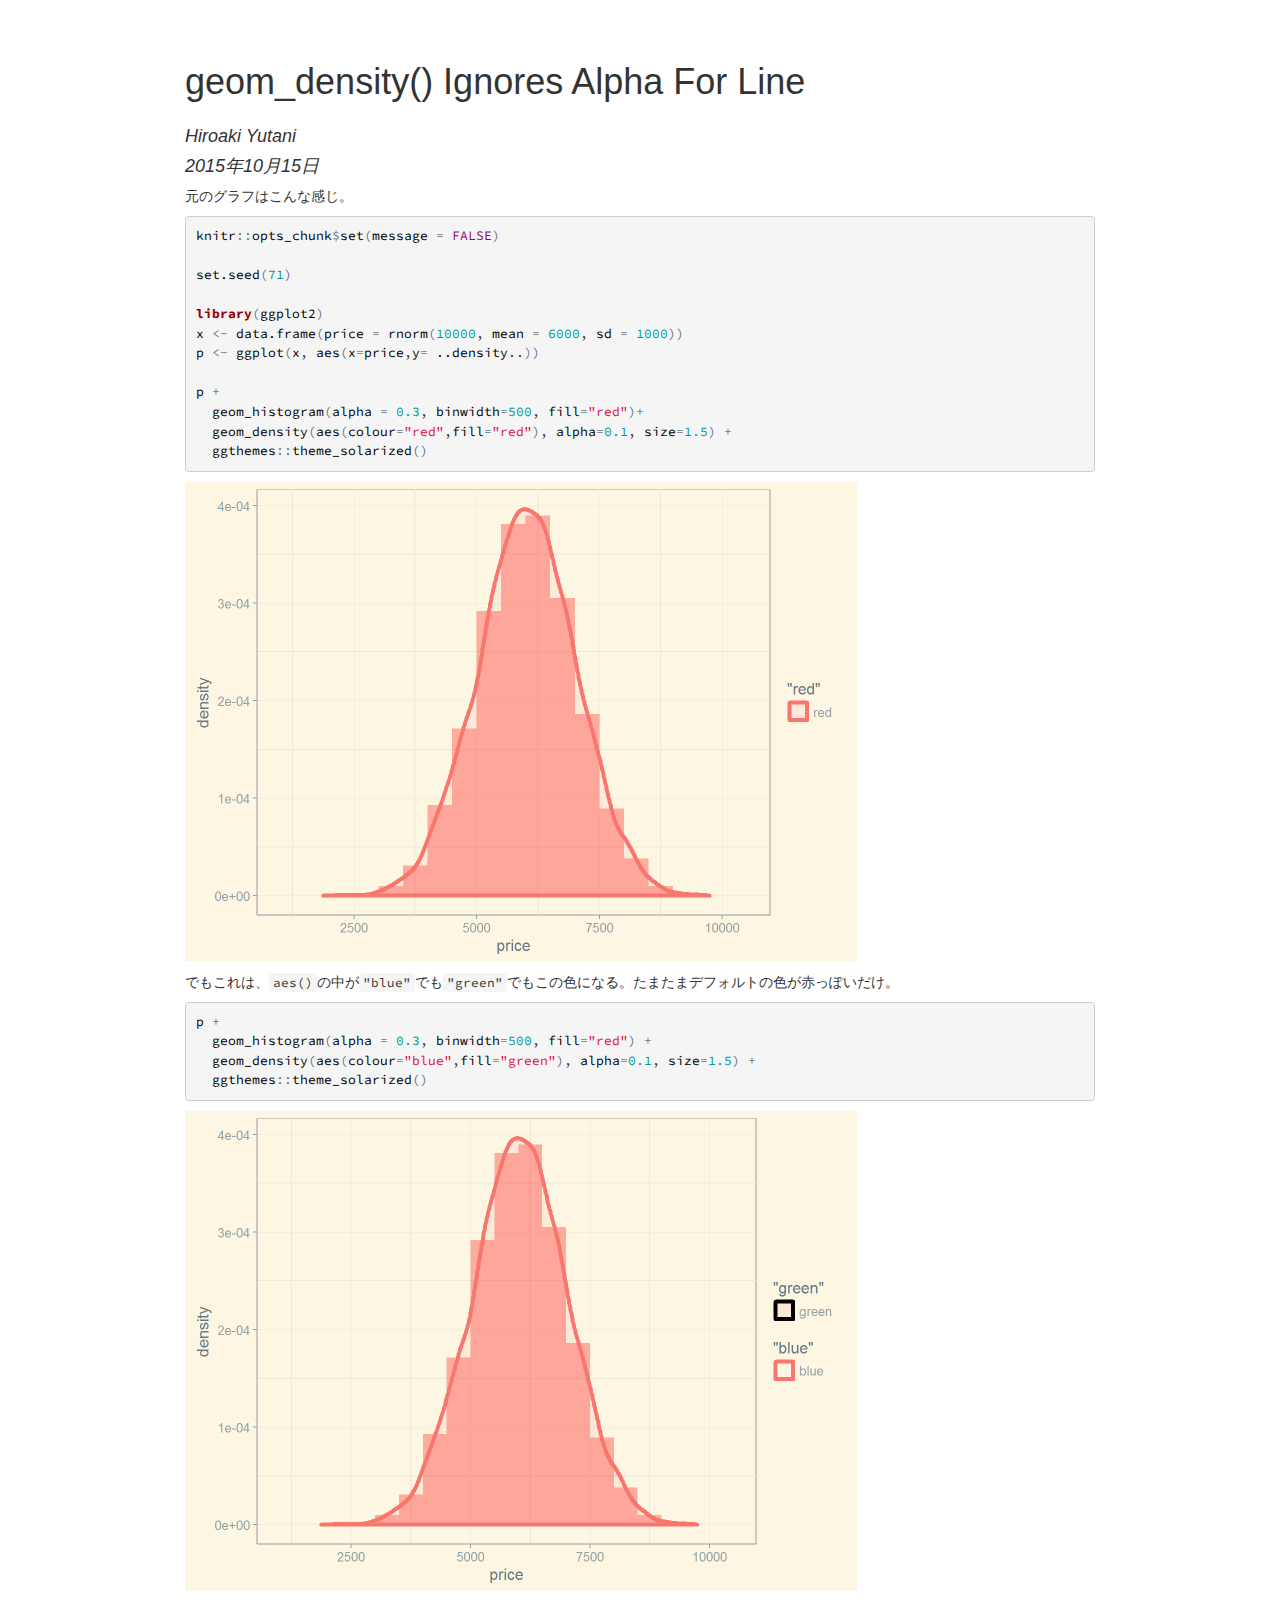
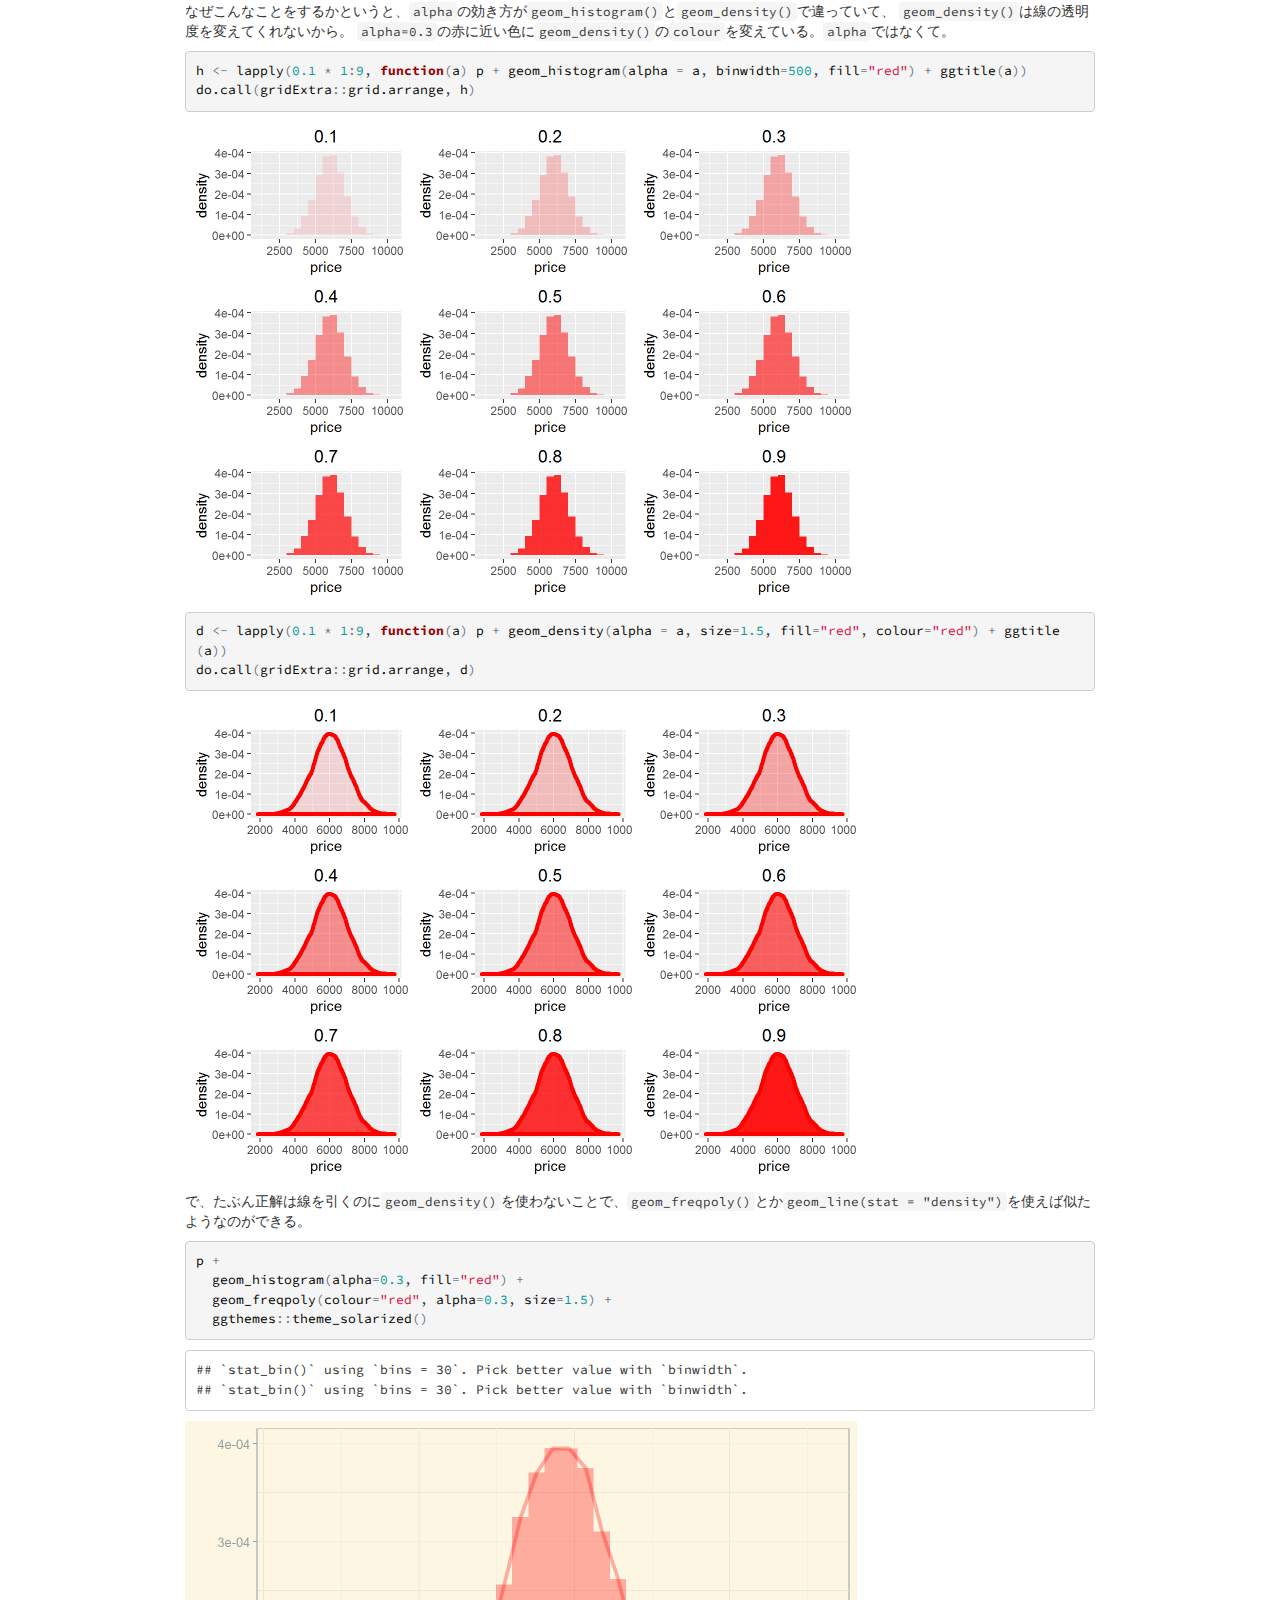
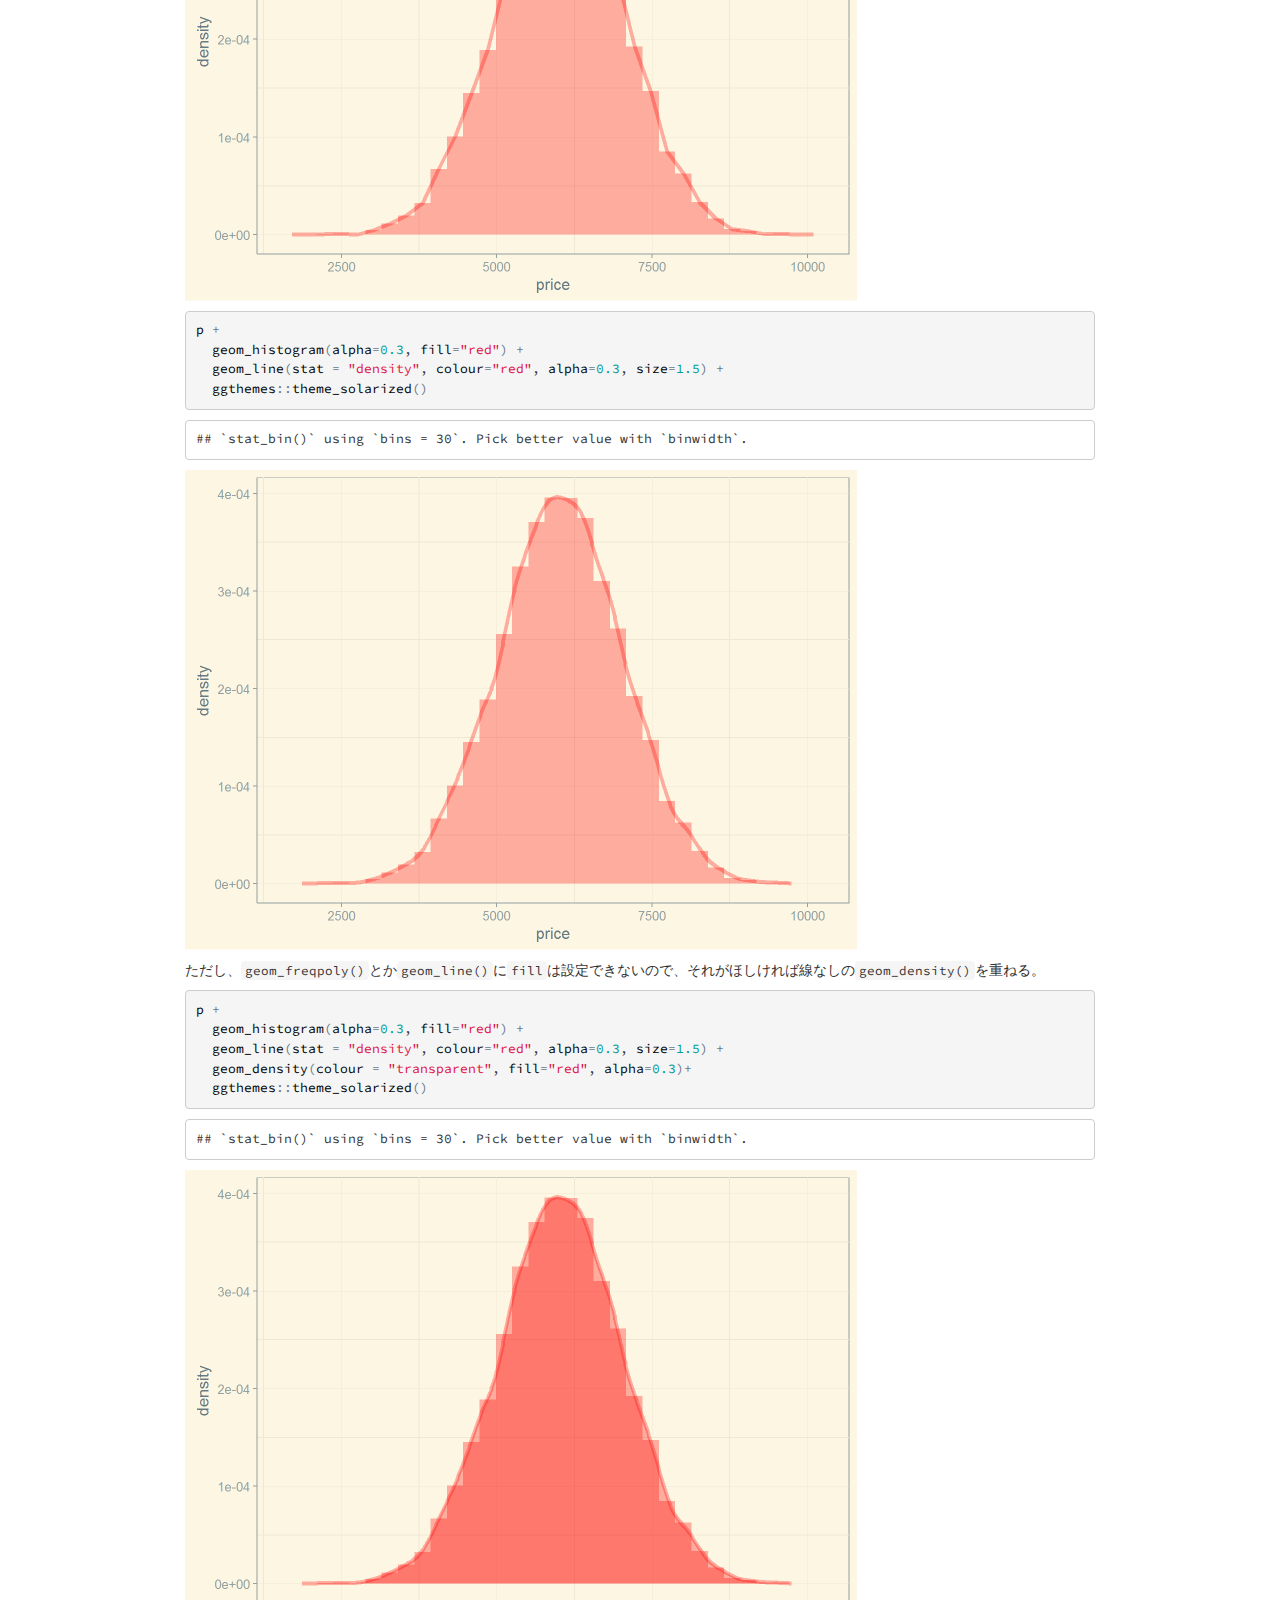
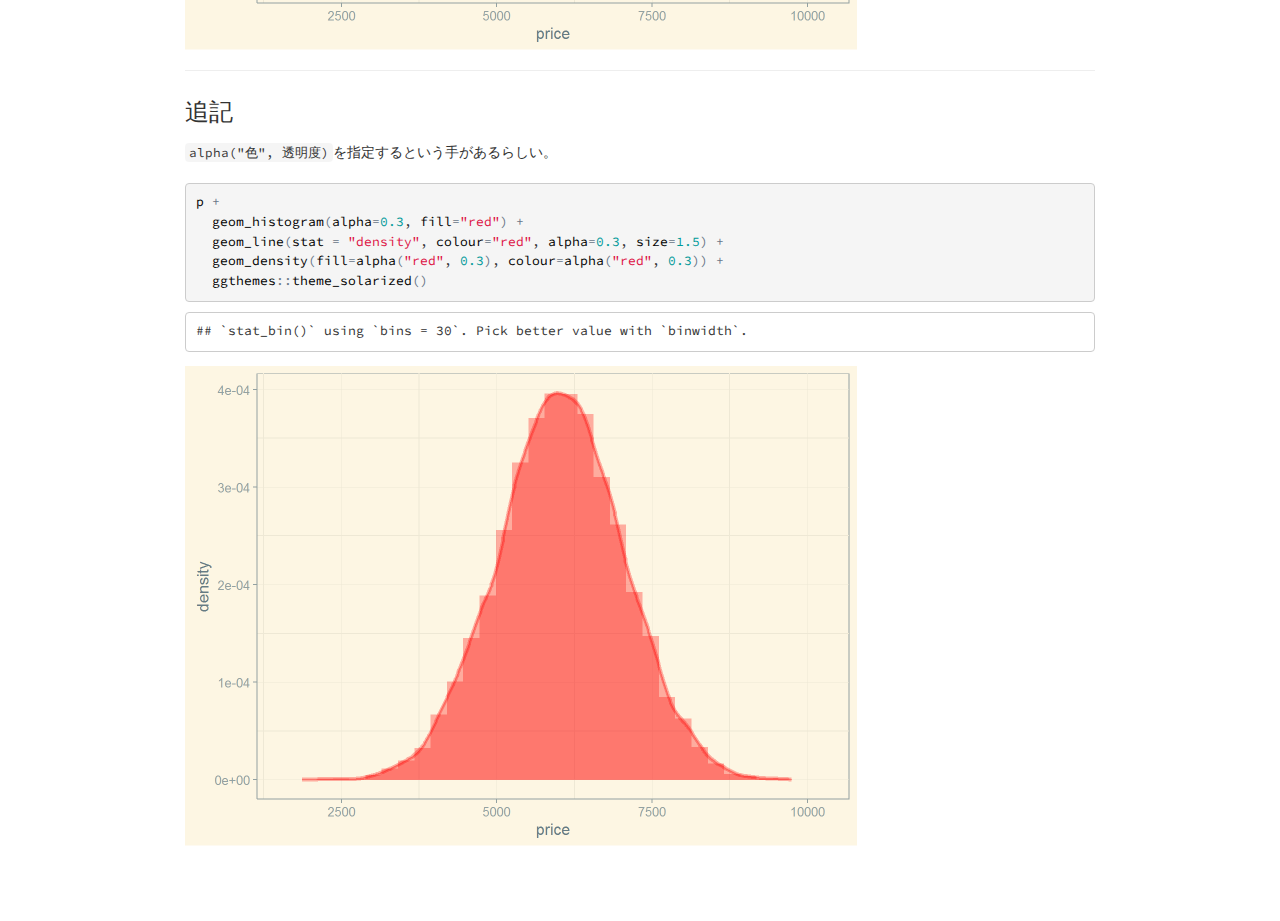
<file: geom_density.html>
<!DOCTYPE html>

<html xmlns="http://www.w3.org/1999/xhtml">

<head>

<meta charset="utf-8">
<meta http-equiv="Content-Type" content="text/html; charset=utf-8" />
<meta name="generator" content="pandoc" />

<meta name="author" content="Hiroaki Yutani" />


<title>geom_density() Ignores Alpha For Line</title>

<script src="libs/jquery-1.11.0/jquery.min.js"></script>
<meta name="viewport" content="width=device-width, initial-scale=1" />
<link href="libs/bootstrap-3.3.1/css/bootstrap.min.css" rel="stylesheet" />
<script src="libs/bootstrap-3.3.1/js/bootstrap.min.js"></script>
<script src="libs/bootstrap-3.3.1/shim/html5shiv.min.js"></script>
<script src="libs/bootstrap-3.3.1/shim/respond.min.js"></script>
<link href='libs/fluidbox/css/fluidbox.css' rel='stylesheet' type='text/css'>
<link href='https://fonts.googleapis.com/css?family=Source+Code+Pro' rel='stylesheet' type='text/css'>
<link href='include/css/style.css' rel='stylesheet' type='text/css'>

<style type="text/css">code{white-space: pre;}</style>
<link rel="stylesheet"
      href="libs/highlight/default.css"
      type="text/css" />
<script src="libs/highlight/highlight.js"></script>
<style type="text/css">
  pre:not([class]) {
    background-color: white;
  }
</style>
<script type="text/javascript">
if (window.hljs && document.readyState && document.readyState === "complete") {
   window.setTimeout(function() {
      hljs.initHighlighting();
   }, 0);
}
</script>



</head>

<body>

<style type = "text/css">
.main-container {
  max-width: 940px;
  margin-left: auto;
  margin-right: auto;
}
code {
  color: inherit;
  background-color: rgba(0, 0, 0, 0.04);
}
img { 
  max-width:100%; 
  height: auto; 
}
</style>
<div class="container-fluid main-container">


<div id="header">
<h1 class="title">geom_density() Ignores Alpha For Line</h1>
<h4 class="author"><em>Hiroaki Yutani</em></h4>
<h4 class="date"><em>2015年10月15日</em></h4>
</div>


<p>元のグラフはこんな感じ。</p>
<pre class="r"><code>knitr::opts_chunk$set(message = FALSE)

set.seed(71)

library(ggplot2)
x &lt;- data.frame(price = rnorm(10000, mean = 6000, sd = 1000))
p &lt;- ggplot(x, aes(x=price,y= ..density..))

p +
  geom_histogram(alpha = 0.3, binwidth=500, fill=&quot;red&quot;)+
  geom_density(aes(colour=&quot;red&quot;,fill=&quot;red&quot;), alpha=0.1, size=1.5) +
  ggthemes::theme_solarized()</code></pre>
<p><img src="figures//geom_density_files/figure-htmlunnamed-chunk-2-1.png" title="" alt="" width="672" /></p>
<p>でもこれは、<code>aes()</code>の中が<code>&quot;blue&quot;</code>でも<code>&quot;green&quot;</code>でもこの色になる。たまたまデフォルトの色が赤っぽいだけ。</p>
<pre class="r"><code>p +
  geom_histogram(alpha = 0.3, binwidth=500, fill=&quot;red&quot;) +
  geom_density(aes(colour=&quot;blue&quot;,fill=&quot;green&quot;), alpha=0.1, size=1.5) +
  ggthemes::theme_solarized()</code></pre>
<p><img src="figures//geom_density_files/figure-htmlunnamed-chunk-3-1.png" title="" alt="" width="672" /></p>
<p>なぜこんなことをするかというと、<code>alpha</code>の効き方が<code>geom_histogram()</code>と<code>geom_density()</code>で違っていて、 <code>geom_density()</code>は線の透明度を変えてくれないから。 <code>alpha=0.3</code>の赤に近い色に<code>geom_density()</code>の<code>colour</code>を変えている。<code>alpha</code>ではなくて。</p>
<pre class="r"><code>h &lt;- lapply(0.1 * 1:9, function(a) p + geom_histogram(alpha = a, binwidth=500, fill=&quot;red&quot;) + ggtitle(a))
do.call(gridExtra::grid.arrange, h)</code></pre>
<p><img src="figures//geom_density_files/figure-htmlunnamed-chunk-4-1.png" title="" alt="" width="672" /></p>
<pre class="r"><code>d &lt;- lapply(0.1 * 1:9, function(a) p + geom_density(alpha = a, size=1.5, fill=&quot;red&quot;, colour=&quot;red&quot;) + ggtitle(a))
do.call(gridExtra::grid.arrange, d)</code></pre>
<p><img src="figures//geom_density_files/figure-htmlunnamed-chunk-5-1.png" title="" alt="" width="672" /></p>
<p>で、たぶん正解は線を引くのに<code>geom_density()</code>を使わないことで、<code>geom_freqpoly()</code>とか<code>geom_line(stat = &quot;density&quot;)</code>を使えば似たようなのができる。</p>
<pre class="r"><code>p +
  geom_histogram(alpha=0.3, fill=&quot;red&quot;) +
  geom_freqpoly(colour=&quot;red&quot;, alpha=0.3, size=1.5) +
  ggthemes::theme_solarized()</code></pre>
<pre><code>## `stat_bin()` using `bins = 30`. Pick better value with `binwidth`.
## `stat_bin()` using `bins = 30`. Pick better value with `binwidth`.</code></pre>
<p><img src="figures//geom_density_files/figure-htmlunnamed-chunk-6-1.png" title="" alt="" width="672" /></p>
<pre class="r"><code>p +
  geom_histogram(alpha=0.3, fill=&quot;red&quot;) +
  geom_line(stat = &quot;density&quot;, colour=&quot;red&quot;, alpha=0.3, size=1.5) +
  ggthemes::theme_solarized()</code></pre>
<pre><code>## `stat_bin()` using `bins = 30`. Pick better value with `binwidth`.</code></pre>
<p><img src="figures//geom_density_files/figure-htmlunnamed-chunk-7-1.png" title="" alt="" width="672" /></p>
<p>ただし、<code>geom_freqpoly()</code>とか<code>geom_line()</code>に<code>fill</code>は設定できないので、それがほしければ線なしの<code>geom_density()</code>を重ねる。</p>
<pre class="r"><code>p +
  geom_histogram(alpha=0.3, fill=&quot;red&quot;) +
  geom_line(stat = &quot;density&quot;, colour=&quot;red&quot;, alpha=0.3, size=1.5) +
  geom_density(colour = &quot;transparent&quot;, fill=&quot;red&quot;, alpha=0.3)+
  ggthemes::theme_solarized()</code></pre>
<pre><code>## `stat_bin()` using `bins = 30`. Pick better value with `binwidth`.</code></pre>
<p><img src="figures//geom_density_files/figure-htmlunnamed-chunk-8-1.png" title="" alt="" width="672" /></p>
<hr />
<div class="section level3">
<h3>追記</h3>
<p><code>alpha(&quot;色&quot;, 透明度)</code>を指定するという手があるらしい。</p>
<pre class="r"><code>p +
  geom_histogram(alpha=0.3, fill=&quot;red&quot;) +
  geom_line(stat = &quot;density&quot;, colour=&quot;red&quot;, alpha=0.3, size=1.5) +
  geom_density(fill=alpha(&quot;red&quot;, 0.3), colour=alpha(&quot;red&quot;, 0.3)) +
  ggthemes::theme_solarized()</code></pre>
<pre><code>## `stat_bin()` using `bins = 30`. Pick better value with `binwidth`.</code></pre>
<p><img src="figures//geom_density_files/figure-htmlunnamed-chunk-9-1.png" title="" alt="" width="672" /></p>
</div>

<script type="text/javascript" src="libs/fluidbox/jquery.fluidbox.min.js"></script>
<script type="text/javascript" src="include/js/enable-fluidbox.js"></script>

</div>

<script>

// add bootstrap table styles to pandoc tables
$(document).ready(function () {
  $('tr.header').parent('thead').parent('table').addClass('table table-condensed');
});

</script>


</body>
</html>
</file>
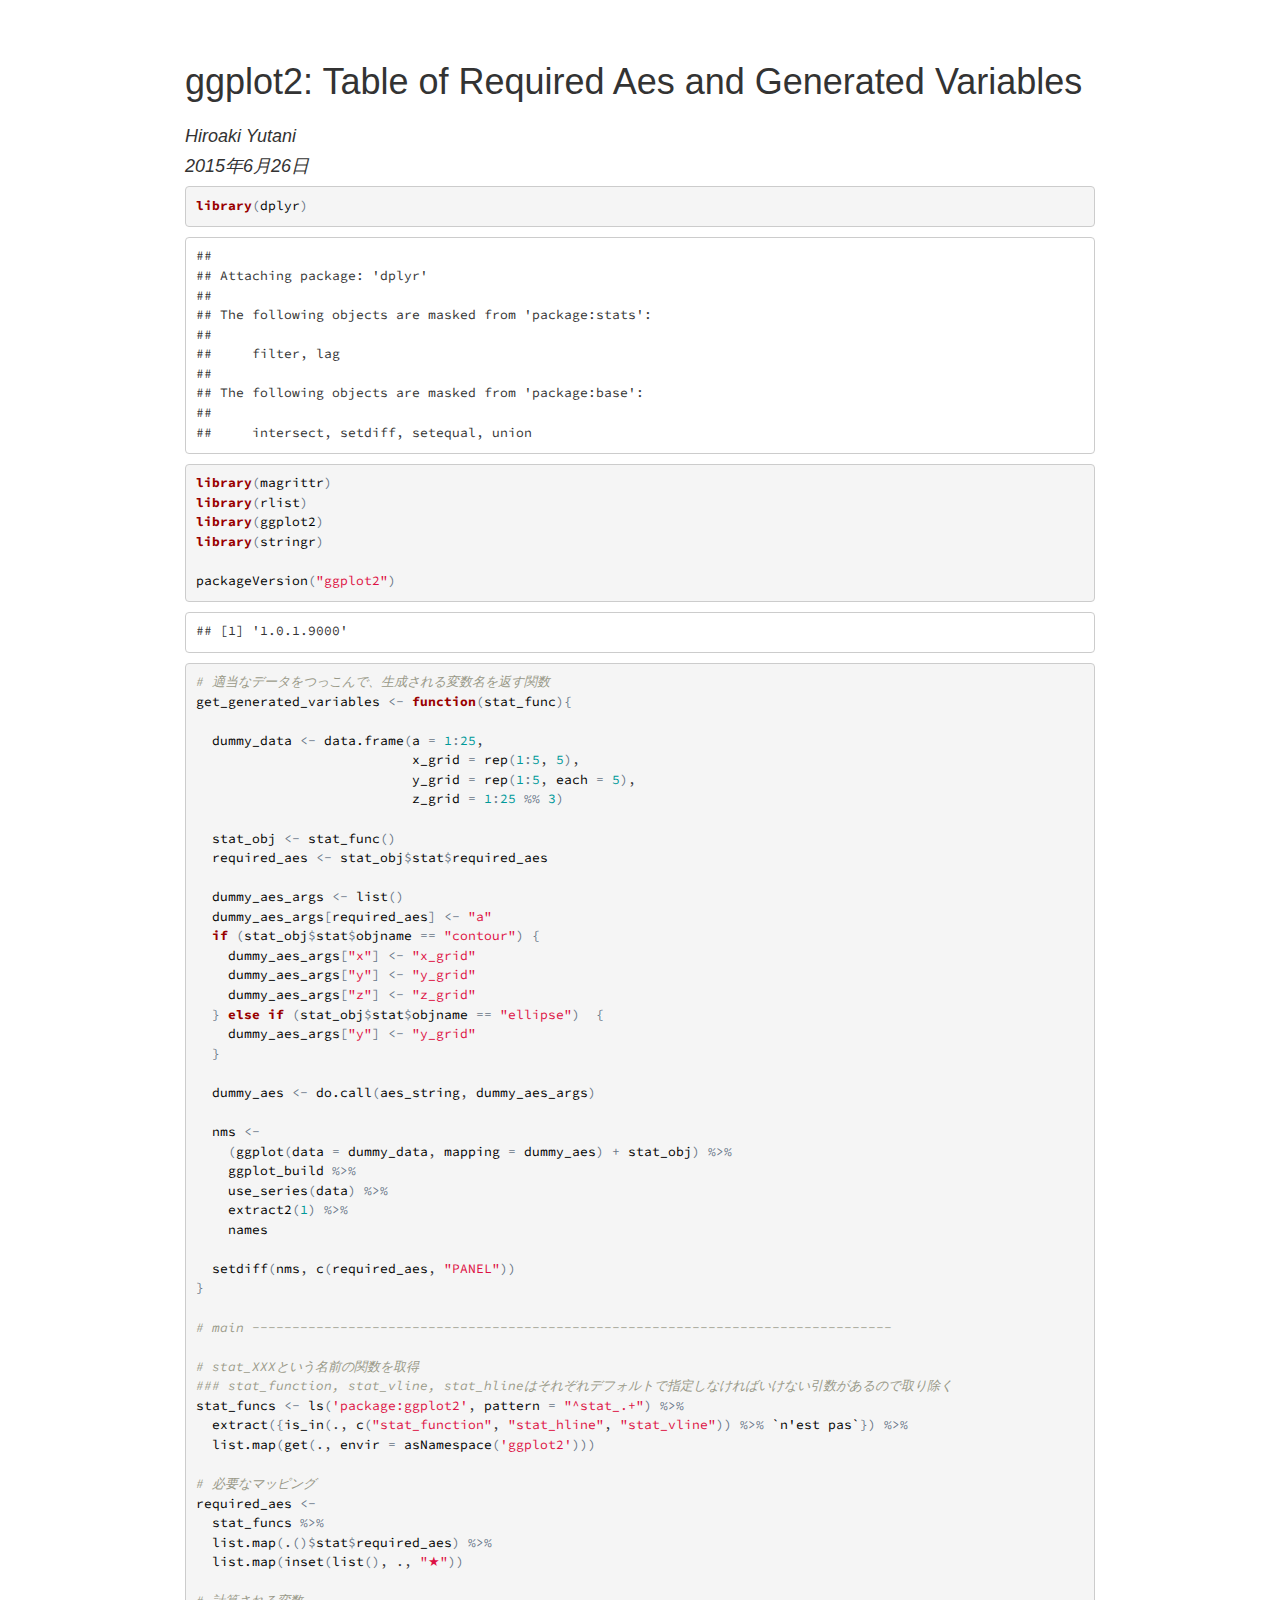
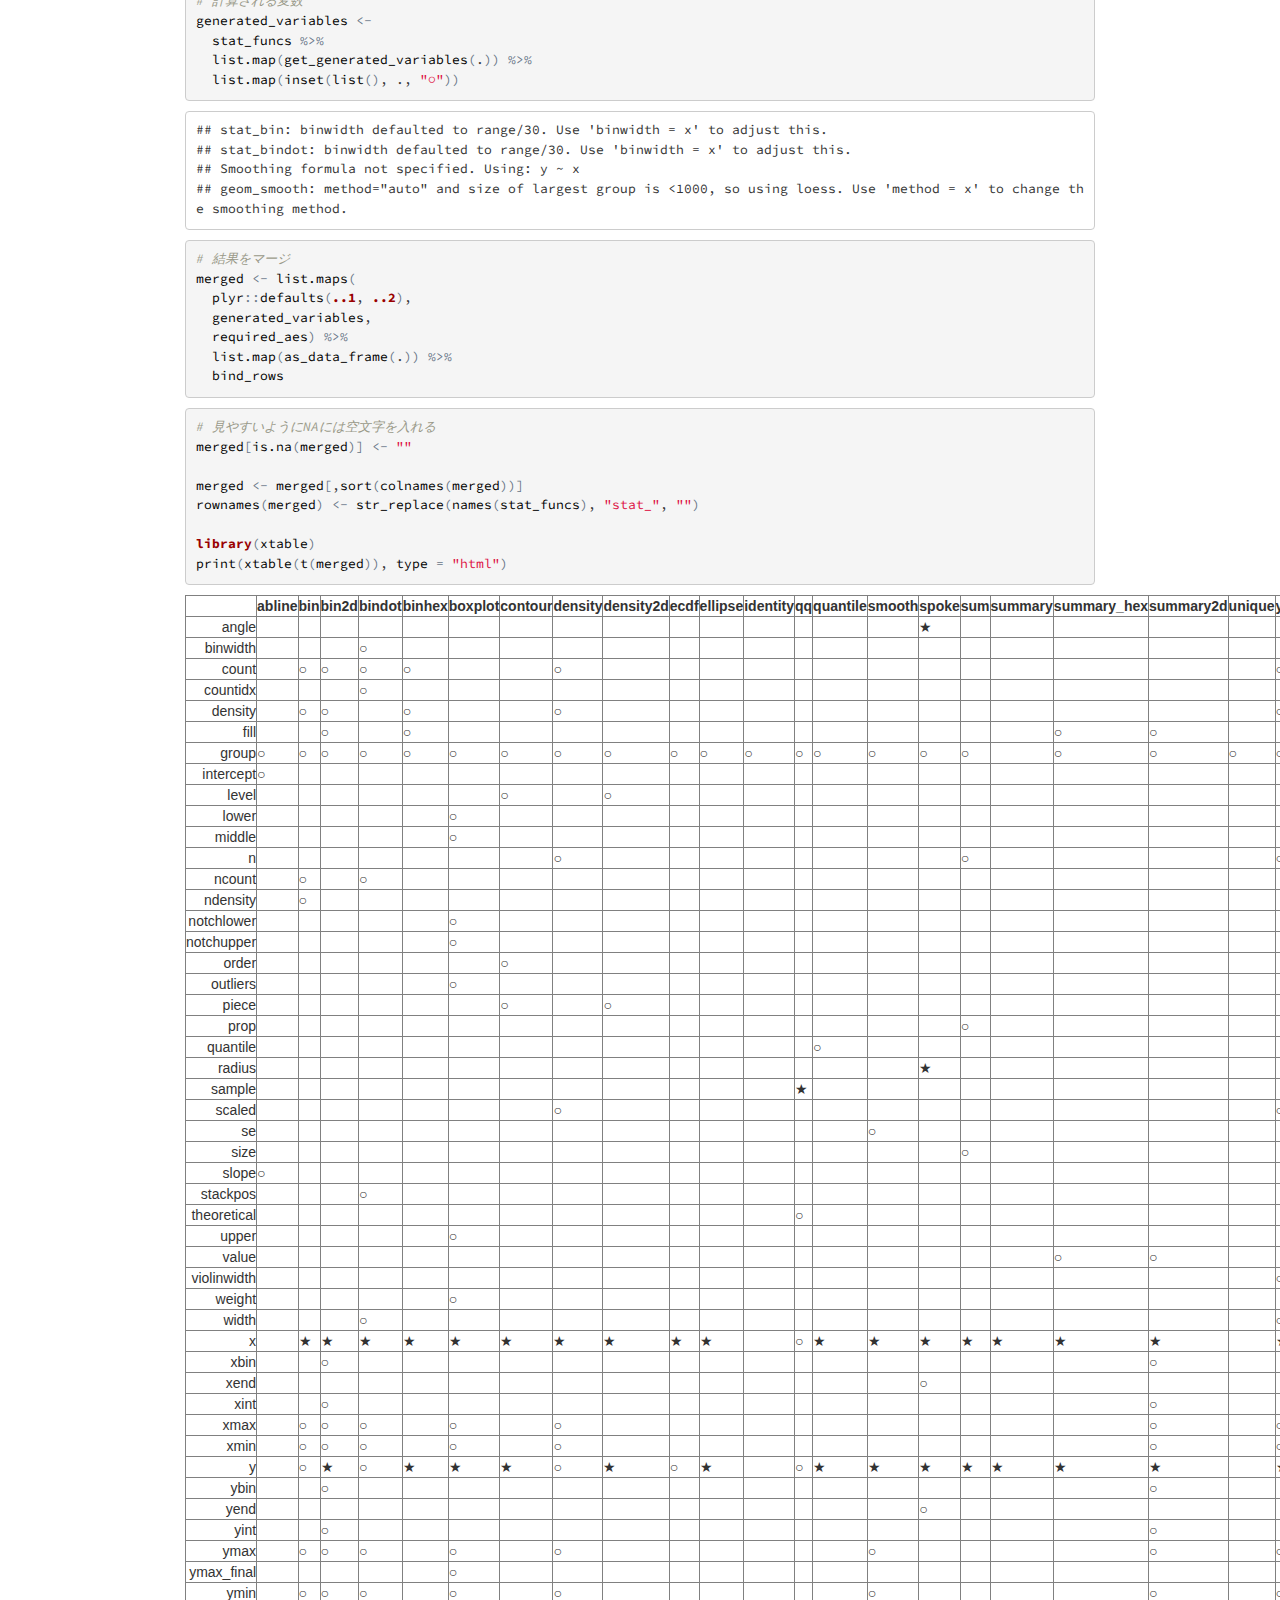
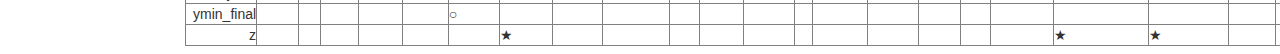
<file: ggplot2_generated.html>
<!DOCTYPE html>

<html xmlns="http://www.w3.org/1999/xhtml">

<head>

<meta charset="utf-8">
<meta http-equiv="Content-Type" content="text/html; charset=utf-8" />
<meta name="generator" content="pandoc" />

<meta name="author" content="Hiroaki Yutani" />


<title>ggplot2: Table of Required Aes and Generated Variables</title>

<script src="libs/jquery-1.11.0/jquery.min.js"></script>
<meta name="viewport" content="width=device-width, initial-scale=1" />
<script src="libs/bootstrap-3.3.1/js/bootstrap.min.js"></script>
<script src="libs/bootstrap-3.3.1/shim/html5shiv.min.js"></script>
<script src="libs/bootstrap-3.3.1/shim/respond.min.js"></script>
<style type="text/css">
/*!
 * Bootstrap v3.3.1 (http://getbootstrap.com)
 * Copyright 2011-2014 Twitter, Inc.
 * Licensed under MIT (https://github.com/twbs/bootstrap/blob/master/LICENSE)
 *//*! normalize.css v3.0.2 | MIT License | git.io/normalize */html{font-family:sans-serif;-webkit-text-size-adjust:100%;-ms-text-size-adjust:100%}body{margin:0}article,aside,details,figcaption,figure,footer,header,hgroup,main,menu,nav,section,summary{display:block}audio,canvas,progress,video{display:inline-block;vertical-align:baseline}audio:not([controls]){display:none;height:0}[hidden],template{display:none}a{background-color:transparent}a:active,a:hover{outline:0}abbr[title]{border-bottom:1px dotted}b,strong{font-weight:700}dfn{font-style:italic}h1{margin:.67em 0;font-size:2em}mark{color:#000;background:#ff0}small{font-size:80%}sub,sup{position:relative;font-size:75%;line-height:0;vertical-align:baseline}sup{top:-.5em}sub{bottom:-.25em}img{border:0}svg:not(:root){overflow:hidden}figure{margin:1em 40px}hr{height:0;-webkit-box-sizing:content-box;-moz-box-sizing:content-box;box-sizing:content-box}pre{overflow:auto}code,kbd,pre,samp{font-family:monospace,monospace;font-size:1em}button,input,optgroup,select,textarea{margin:0;font:inherit;color:inherit}button{overflow:visible}button,select{text-transform:none}button,html input[type=button],input[type=reset],input[type=submit]{-webkit-appearance:button;cursor:pointer}button[disabled],html input[disabled]{cursor:default}button::-moz-focus-inner,input::-moz-focus-inner{padding:0;border:0}input{line-height:normal}input[type=checkbox],input[type=radio]{-webkit-box-sizing:border-box;-moz-box-sizing:border-box;box-sizing:border-box;padding:0}input[type=number]::-webkit-inner-spin-button,input[type=number]::-webkit-outer-spin-button{height:auto}input[type=search]{-webkit-box-sizing:content-box;-moz-box-sizing:content-box;box-sizing:content-box;-webkit-appearance:textfield}input[type=search]::-webkit-search-cancel-button,input[type=search]::-webkit-search-decoration{-webkit-appearance:none}fieldset{padding:.35em .625em .75em;margin:0 2px;border:1px solid silver}legend{padding:0;border:0}textarea{overflow:auto}optgroup{font-weight:700}table{border-spacing:0;border-collapse:collapse}td,th{padding:0}/*! Source: https://github.com/h5bp/html5-boilerplate/blob/master/src/css/main.css */@media print{*,:before,:after{color:#000!important;text-shadow:none!important;background:transparent!important;-webkit-box-shadow:none!important;box-shadow:none!important}a,a:visited{text-decoration:underline}a[href]:after{content:" (" attr(href) ")"}abbr[title]:after{content:" (" attr(title) ")"}a[href^="#"]:after,a[href^="javascript:"]:after{content:""}pre,blockquote{border:1px solid #999;page-break-inside:avoid}thead{display:table-header-group}tr,img{page-break-inside:avoid}img{max-width:100%!important}p,h2,h3{orphans:3;widows:3}h2,h3{page-break-after:avoid}select{background:#fff!important}.navbar{display:none}.btn>.caret,.dropup>.btn>.caret{border-top-color:#000!important}.label{border:1px solid #000}.table{border-collapse:collapse!important}.table td,.table th{background-color:#fff!important}.table-bordered th,.table-bordered td{border:1px solid #ddd!important}}@font-face{font-family:'Glyphicons Halflings';src:url(../fonts/glyphicons-halflings-regular.eot);src:url(../fonts/glyphicons-halflings-regular.eot?#iefix) format('embedded-opentype'),url(../fonts/glyphicons-halflings-regular.woff) format('woff'),url(../fonts/glyphicons-halflings-regular.ttf) format('truetype'),url(../fonts/glyphicons-halflings-regular.svg#glyphicons_halflingsregular) format('svg')}.glyphicon{position:relative;top:1px;display:inline-block;font-family:'Glyphicons Halflings';font-style:normal;font-weight:400;line-height:1;-webkit-font-smoothing:antialiased;-moz-osx-font-smoothing:grayscale}.glyphicon-asterisk:before{content:"\2a"}.glyphicon-plus:before{content:"\2b"}.glyphicon-euro:before,.glyphicon-eur:before{content:"\20ac"}.glyphicon-minus:before{content:"\2212"}.glyphicon-cloud:before{content:"\2601"}.glyphicon-envelope:before{content:"\2709"}.glyphicon-pencil:before{content:"\270f"}.glyphicon-glass:before{content:"\e001"}.glyphicon-music:before{content:"\e002"}.glyphicon-search:before{content:"\e003"}.glyphicon-heart:before{content:"\e005"}.glyphicon-star:before{content:"\e006"}.glyphicon-star-empty:before{content:"\e007"}.glyphicon-user:before{content:"\e008"}.glyphicon-film:before{content:"\e009"}.glyphicon-th-large:before{content:"\e010"}.glyphicon-th:before{content:"\e011"}.glyphicon-th-list:before{content:"\e012"}.glyphicon-ok:before{content:"\e013"}.glyphicon-remove:before{content:"\e014"}.glyphicon-zoom-in:before{content:"\e015"}.glyphicon-zoom-out:before{content:"\e016"}.glyphicon-off:before{content:"\e017"}.glyphicon-signal:before{content:"\e018"}.glyphicon-cog:before{content:"\e019"}.glyphicon-trash:before{content:"\e020"}.glyphicon-home:before{content:"\e021"}.glyphicon-file:before{content:"\e022"}.glyphicon-time:before{content:"\e023"}.glyphicon-road:before{content:"\e024"}.glyphicon-download-alt:before{content:"\e025"}.glyphicon-download:before{content:"\e026"}.glyphicon-upload:before{content:"\e027"}.glyphicon-inbox:before{content:"\e028"}.glyphicon-play-circle:before{content:"\e029"}.glyphicon-repeat:before{content:"\e030"}.glyphicon-refresh:before{content:"\e031"}.glyphicon-list-alt:before{content:"\e032"}.glyphicon-lock:before{content:"\e033"}.glyphicon-flag:before{content:"\e034"}.glyphicon-headphones:before{content:"\e035"}.glyphicon-volume-off:before{content:"\e036"}.glyphicon-volume-down:before{content:"\e037"}.glyphicon-volume-up:before{content:"\e038"}.glyphicon-qrcode:before{content:"\e039"}.glyphicon-barcode:before{content:"\e040"}.glyphicon-tag:before{content:"\e041"}.glyphicon-tags:before{content:"\e042"}.glyphicon-book:before{content:"\e043"}.glyphicon-bookmark:before{content:"\e044"}.glyphicon-print:before{content:"\e045"}.glyphicon-camera:before{content:"\e046"}.glyphicon-font:before{content:"\e047"}.glyphicon-bold:before{content:"\e048"}.glyphicon-italic:before{content:"\e049"}.glyphicon-text-height:before{content:"\e050"}.glyphicon-text-width:before{content:"\e051"}.glyphicon-align-left:before{content:"\e052"}.glyphicon-align-center:before{content:"\e053"}.glyphicon-align-right:before{content:"\e054"}.glyphicon-align-justify:before{content:"\e055"}.glyphicon-list:before{content:"\e056"}.glyphicon-indent-left:before{content:"\e057"}.glyphicon-indent-right:before{content:"\e058"}.glyphicon-facetime-video:before{content:"\e059"}.glyphicon-picture:before{content:"\e060"}.glyphicon-map-marker:before{content:"\e062"}.glyphicon-adjust:before{content:"\e063"}.glyphicon-tint:before{content:"\e064"}.glyphicon-edit:before{content:"\e065"}.glyphicon-share:before{content:"\e066"}.glyphicon-check:before{content:"\e067"}.glyphicon-move:before{content:"\e068"}.glyphicon-step-backward:before{content:"\e069"}.glyphicon-fast-backward:before{content:"\e070"}.glyphicon-backward:before{content:"\e071"}.glyphicon-play:before{content:"\e072"}.glyphicon-pause:before{content:"\e073"}.glyphicon-stop:before{content:"\e074"}.glyphicon-forward:before{content:"\e075"}.glyphicon-fast-forward:before{content:"\e076"}.glyphicon-step-forward:before{content:"\e077"}.glyphicon-eject:before{content:"\e078"}.glyphicon-chevron-left:before{content:"\e079"}.glyphicon-chevron-right:before{content:"\e080"}.glyphicon-plus-sign:before{content:"\e081"}.glyphicon-minus-sign:before{content:"\e082"}.glyphicon-remove-sign:before{content:"\e083"}.glyphicon-ok-sign:before{content:"\e084"}.glyphicon-question-sign:before{content:"\e085"}.glyphicon-info-sign:before{content:"\e086"}.glyphicon-screenshot:before{content:"\e087"}.glyphicon-remove-circle:before{content:"\e088"}.glyphicon-ok-circle:before{content:"\e089"}.glyphicon-ban-circle:before{content:"\e090"}.glyphicon-arrow-left:before{content:"\e091"}.glyphicon-arrow-right:before{content:"\e092"}.glyphicon-arrow-up:before{content:"\e093"}.glyphicon-arrow-down:before{content:"\e094"}.glyphicon-share-alt:before{content:"\e095"}.glyphicon-resize-full:before{content:"\e096"}.glyphicon-resize-small:before{content:"\e097"}.glyphicon-exclamation-sign:before{content:"\e101"}.glyphicon-gift:before{content:"\e102"}.glyphicon-leaf:before{content:"\e103"}.glyphicon-fire:before{content:"\e104"}.glyphicon-eye-open:before{content:"\e105"}.glyphicon-eye-close:before{content:"\e106"}.glyphicon-warning-sign:before{content:"\e107"}.glyphicon-plane:before{content:"\e108"}.glyphicon-calendar:before{content:"\e109"}.glyphicon-random:before{content:"\e110"}.glyphicon-comment:before{content:"\e111"}.glyphicon-magnet:before{content:"\e112"}.glyphicon-chevron-up:before{content:"\e113"}.glyphicon-chevron-down:before{content:"\e114"}.glyphicon-retweet:before{content:"\e115"}.glyphicon-shopping-cart:before{content:"\e116"}.glyphicon-folder-close:before{content:"\e117"}.glyphicon-folder-open:before{content:"\e118"}.glyphicon-resize-vertical:before{content:"\e119"}.glyphicon-resize-horizontal:before{content:"\e120"}.glyphicon-hdd:before{content:"\e121"}.glyphicon-bullhorn:before{content:"\e122"}.glyphicon-bell:before{content:"\e123"}.glyphicon-certificate:before{content:"\e124"}.glyphicon-thumbs-up:before{content:"\e125"}.glyphicon-thumbs-down:before{content:"\e126"}.glyphicon-hand-right:before{content:"\e127"}.glyphicon-hand-left:before{content:"\e128"}.glyphicon-hand-up:before{content:"\e129"}.glyphicon-hand-down:before{content:"\e130"}.glyphicon-circle-arrow-right:before{content:"\e131"}.glyphicon-circle-arrow-left:before{content:"\e132"}.glyphicon-circle-arrow-up:before{content:"\e133"}.glyphicon-circle-arrow-down:before{content:"\e134"}.glyphicon-globe:before{content:"\e135"}.glyphicon-wrench:before{content:"\e136"}.glyphicon-tasks:before{content:"\e137"}.glyphicon-filter:before{content:"\e138"}.glyphicon-briefcase:before{content:"\e139"}.glyphicon-fullscreen:before{content:"\e140"}.glyphicon-dashboard:before{content:"\e141"}.glyphicon-paperclip:before{content:"\e142"}.glyphicon-heart-empty:before{content:"\e143"}.glyphicon-link:before{content:"\e144"}.glyphicon-phone:before{content:"\e145"}.glyphicon-pushpin:before{content:"\e146"}.glyphicon-usd:before{content:"\e148"}.glyphicon-gbp:before{content:"\e149"}.glyphicon-sort:before{content:"\e150"}.glyphicon-sort-by-alphabet:before{content:"\e151"}.glyphicon-sort-by-alphabet-alt:before{content:"\e152"}.glyphicon-sort-by-order:before{content:"\e153"}.glyphicon-sort-by-order-alt:before{content:"\e154"}.glyphicon-sort-by-attributes:before{content:"\e155"}.glyphicon-sort-by-attributes-alt:before{content:"\e156"}.glyphicon-unchecked:before{content:"\e157"}.glyphicon-expand:before{content:"\e158"}.glyphicon-collapse-down:before{content:"\e159"}.glyphicon-collapse-up:before{content:"\e160"}.glyphicon-log-in:before{content:"\e161"}.glyphicon-flash:before{content:"\e162"}.glyphicon-log-out:before{content:"\e163"}.glyphicon-new-window:before{content:"\e164"}.glyphicon-record:before{content:"\e165"}.glyphicon-save:before{content:"\e166"}.glyphicon-open:before{content:"\e167"}.glyphicon-saved:before{content:"\e168"}.glyphicon-import:before{content:"\e169"}.glyphicon-export:before{content:"\e170"}.glyphicon-send:before{content:"\e171"}.glyphicon-floppy-disk:before{content:"\e172"}.glyphicon-floppy-saved:before{content:"\e173"}.glyphicon-floppy-remove:before{content:"\e174"}.glyphicon-floppy-save:before{content:"\e175"}.glyphicon-floppy-open:before{content:"\e176"}.glyphicon-credit-card:before{content:"\e177"}.glyphicon-transfer:before{content:"\e178"}.glyphicon-cutlery:before{content:"\e179"}.glyphicon-header:before{content:"\e180"}.glyphicon-compressed:before{content:"\e181"}.glyphicon-earphone:before{content:"\e182"}.glyphicon-phone-alt:before{content:"\e183"}.glyphicon-tower:before{content:"\e184"}.glyphicon-stats:before{content:"\e185"}.glyphicon-sd-video:before{content:"\e186"}.glyphicon-hd-video:before{content:"\e187"}.glyphicon-subtitles:before{content:"\e188"}.glyphicon-sound-stereo:before{content:"\e189"}.glyphicon-sound-dolby:before{content:"\e190"}.glyphicon-sound-5-1:before{content:"\e191"}.glyphicon-sound-6-1:before{content:"\e192"}.glyphicon-sound-7-1:before{content:"\e193"}.glyphicon-copyright-mark:before{content:"\e194"}.glyphicon-registration-mark:before{content:"\e195"}.glyphicon-cloud-download:before{content:"\e197"}.glyphicon-cloud-upload:before{content:"\e198"}.glyphicon-tree-conifer:before{content:"\e199"}.glyphicon-tree-deciduous:before{content:"\e200"}*{-webkit-box-sizing:border-box;-moz-box-sizing:border-box;box-sizing:border-box}:before,:after{-webkit-box-sizing:border-box;-moz-box-sizing:border-box;box-sizing:border-box}html{font-size:10px;-webkit-tap-highlight-color:rgba(0,0,0,0)}body{font-family:"Helvetica Neue",Helvetica,Arial,sans-serif;font-size:14px;line-height:1.42857143;color:#333;background-color:#fff}input,button,select,textarea{font-family:inherit;font-size:inherit;line-height:inherit}a{color:#337ab7;text-decoration:none}a:hover,a:focus{color:#23527c;text-decoration:underline}a:focus{outline:thin dotted;outline:5px auto -webkit-focus-ring-color;outline-offset:-2px}figure{margin:0}img{vertical-align:middle}.img-responsive,.thumbnail>img,.thumbnail a>img,.carousel-inner>.item>img,.carousel-inner>.item>a>img{display:block;max-width:100%;height:auto}.img-rounded{border-radius:6px}.img-thumbnail{display:inline-block;max-width:100%;height:auto;padding:4px;line-height:1.42857143;background-color:#fff;border:1px solid #ddd;border-radius:4px;-webkit-transition:all .2s ease-in-out;-o-transition:all .2s ease-in-out;transition:all .2s ease-in-out}.img-circle{border-radius:50%}hr{margin-top:20px;margin-bottom:20px;border:0;border-top:1px solid #eee}.sr-only{position:absolute;width:1px;height:1px;padding:0;margin:-1px;overflow:hidden;clip:rect(0,0,0,0);border:0}.sr-only-focusable:active,.sr-only-focusable:focus{position:static;width:auto;height:auto;margin:0;overflow:visible;clip:auto}h1,h2,h3,h4,h5,h6,.h1,.h2,.h3,.h4,.h5,.h6{font-family:inherit;font-weight:500;line-height:1.1;color:inherit}h1 small,h2 small,h3 small,h4 small,h5 small,h6 small,.h1 small,.h2 small,.h3 small,.h4 small,.h5 small,.h6 small,h1 .small,h2 .small,h3 .small,h4 .small,h5 .small,h6 .small,.h1 .small,.h2 .small,.h3 .small,.h4 .small,.h5 .small,.h6 .small{font-weight:400;line-height:1;color:#777}h1,.h1,h2,.h2,h3,.h3{margin-top:20px;margin-bottom:10px}h1 small,.h1 small,h2 small,.h2 small,h3 small,.h3 small,h1 .small,.h1 .small,h2 .small,.h2 .small,h3 .small,.h3 .small{font-size:65%}h4,.h4,h5,.h5,h6,.h6{margin-top:10px;margin-bottom:10px}h4 small,.h4 small,h5 small,.h5 small,h6 small,.h6 small,h4 .small,.h4 .small,h5 .small,.h5 .small,h6 .small,.h6 .small{font-size:75%}h1,.h1{font-size:36px}h2,.h2{font-size:30px}h3,.h3{font-size:24px}h4,.h4{font-size:18px}h5,.h5{font-size:14px}h6,.h6{font-size:12px}p{margin:0 0 10px}.lead{margin-bottom:20px;font-size:16px;font-weight:300;line-height:1.4}@media (min-width:768px){.lead{font-size:21px}}small,.small{font-size:85%}mark,.mark{padding:.2em;background-color:#fcf8e3}.text-left{text-align:left}.text-right{text-align:right}.text-center{text-align:center}.text-justify{text-align:justify}.text-nowrap{white-space:nowrap}.text-lowercase{text-transform:lowercase}.text-uppercase{text-transform:uppercase}.text-capitalize{text-transform:capitalize}.text-muted{color:#777}.text-primary{color:#337ab7}a.text-primary:hover{color:#286090}.text-success{color:#3c763d}a.text-success:hover{color:#2b542c}.text-info{color:#31708f}a.text-info:hover{color:#245269}.text-warning{color:#8a6d3b}a.text-warning:hover{color:#66512c}.text-danger{color:#a94442}a.text-danger:hover{color:#843534}.bg-primary{color:#fff;background-color:#337ab7}a.bg-primary:hover{background-color:#286090}.bg-success{background-color:#dff0d8}a.bg-success:hover{background-color:#c1e2b3}.bg-info{background-color:#d9edf7}a.bg-info:hover{background-color:#afd9ee}.bg-warning{background-color:#fcf8e3}a.bg-warning:hover{background-color:#f7ecb5}.bg-danger{background-color:#f2dede}a.bg-danger:hover{background-color:#e4b9b9}.page-header{padding-bottom:9px;margin:40px 0 20px;border-bottom:1px solid #eee}ul,ol{margin-top:0;margin-bottom:10px}ul ul,ol ul,ul ol,ol ol{margin-bottom:0}.list-unstyled{padding-left:0;list-style:none}.list-inline{padding-left:0;margin-left:-5px;list-style:none}.list-inline>li{display:inline-block;padding-right:5px;padding-left:5px}dl{margin-top:0;margin-bottom:20px}dt,dd{line-height:1.42857143}dt{font-weight:700}dd{margin-left:0}@media (min-width:768px){.dl-horizontal dt{float:left;width:160px;overflow:hidden;clear:left;text-align:right;text-overflow:ellipsis;white-space:nowrap}.dl-horizontal dd{margin-left:180px}}abbr[title],abbr[data-original-title]{cursor:help;border-bottom:1px dotted #777}.initialism{font-size:90%;text-transform:uppercase}blockquote{padding:10px 20px;margin:0 0 20px;font-size:17.5px;border-left:5px solid #eee}blockquote p:last-child,blockquote ul:last-child,blockquote ol:last-child{margin-bottom:0}blockquote footer,blockquote small,blockquote .small{display:block;font-size:80%;line-height:1.42857143;color:#777}blockquote footer:before,blockquote small:before,blockquote .small:before{content:'\2014 \00A0'}.blockquote-reverse,blockquote.pull-right{padding-right:15px;padding-left:0;text-align:right;border-right:5px solid #eee;border-left:0}.blockquote-reverse footer:before,blockquote.pull-right footer:before,.blockquote-reverse small:before,blockquote.pull-right small:before,.blockquote-reverse .small:before,blockquote.pull-right .small:before{content:''}.blockquote-reverse footer:after,blockquote.pull-right footer:after,.blockquote-reverse small:after,blockquote.pull-right small:after,.blockquote-reverse .small:after,blockquote.pull-right .small:after{content:'\00A0 \2014'}address{margin-bottom:20px;font-style:normal;line-height:1.42857143}code,kbd,pre,samp{font-family:monospace}code{padding:2px 4px;font-size:90%;color:#c7254e;background-color:#f9f2f4;border-radius:4px}kbd{padding:2px 4px;font-size:90%;color:#fff;background-color:#333;border-radius:3px;-webkit-box-shadow:inset 0 -1px 0 rgba(0,0,0,.25);box-shadow:inset 0 -1px 0 rgba(0,0,0,.25)}kbd kbd{padding:0;font-size:100%;font-weight:700;-webkit-box-shadow:none;box-shadow:none}pre{display:block;padding:9.5px;margin:0 0 10px;font-size:13px;line-height:1.42857143;color:#333;word-break:break-all;word-wrap:break-word;background-color:#f5f5f5;border:1px solid #ccc;border-radius:4px}pre code{padding:0;font-size:inherit;color:inherit;white-space:pre-wrap;background-color:transparent;border-radius:0}.pre-scrollable{max-height:340px;overflow-y:scroll}.container{padding-right:15px;padding-left:15px;margin-right:auto;margin-left:auto}@media (min-width:768px){.container{width:750px}}@media (min-width:992px){.container{width:970px}}@media (min-width:1200px){.container{width:1170px}}.container-fluid{padding-right:15px;padding-left:15px;margin-right:auto;margin-left:auto}.row{margin-right:-15px;margin-left:-15px}.col-xs-1,.col-sm-1,.col-md-1,.col-lg-1,.col-xs-2,.col-sm-2,.col-md-2,.col-lg-2,.col-xs-3,.col-sm-3,.col-md-3,.col-lg-3,.col-xs-4,.col-sm-4,.col-md-4,.col-lg-4,.col-xs-5,.col-sm-5,.col-md-5,.col-lg-5,.col-xs-6,.col-sm-6,.col-md-6,.col-lg-6,.col-xs-7,.col-sm-7,.col-md-7,.col-lg-7,.col-xs-8,.col-sm-8,.col-md-8,.col-lg-8,.col-xs-9,.col-sm-9,.col-md-9,.col-lg-9,.col-xs-10,.col-sm-10,.col-md-10,.col-lg-10,.col-xs-11,.col-sm-11,.col-md-11,.col-lg-11,.col-xs-12,.col-sm-12,.col-md-12,.col-lg-12{position:relative;min-height:1px;padding-right:15px;padding-left:15px}.col-xs-1,.col-xs-2,.col-xs-3,.col-xs-4,.col-xs-5,.col-xs-6,.col-xs-7,.col-xs-8,.col-xs-9,.col-xs-10,.col-xs-11,.col-xs-12{float:left}.col-xs-12{width:100%}.col-xs-11{width:91.66666667%}.col-xs-10{width:83.33333333%}.col-xs-9{width:75%}.col-xs-8{width:66.66666667%}.col-xs-7{width:58.33333333%}.col-xs-6{width:50%}.col-xs-5{width:41.66666667%}.col-xs-4{width:33.33333333%}.col-xs-3{width:25%}.col-xs-2{width:16.66666667%}.col-xs-1{width:8.33333333%}.col-xs-pull-12{right:100%}.col-xs-pull-11{right:91.66666667%}.col-xs-pull-10{right:83.33333333%}.col-xs-pull-9{right:75%}.col-xs-pull-8{right:66.66666667%}.col-xs-pull-7{right:58.33333333%}.col-xs-pull-6{right:50%}.col-xs-pull-5{right:41.66666667%}.col-xs-pull-4{right:33.33333333%}.col-xs-pull-3{right:25%}.col-xs-pull-2{right:16.66666667%}.col-xs-pull-1{right:8.33333333%}.col-xs-pull-0{right:auto}.col-xs-push-12{left:100%}.col-xs-push-11{left:91.66666667%}.col-xs-push-10{left:83.33333333%}.col-xs-push-9{left:75%}.col-xs-push-8{left:66.66666667%}.col-xs-push-7{left:58.33333333%}.col-xs-push-6{left:50%}.col-xs-push-5{left:41.66666667%}.col-xs-push-4{left:33.33333333%}.col-xs-push-3{left:25%}.col-xs-push-2{left:16.66666667%}.col-xs-push-1{left:8.33333333%}.col-xs-push-0{left:auto}.col-xs-offset-12{margin-left:100%}.col-xs-offset-11{margin-left:91.66666667%}.col-xs-offset-10{margin-left:83.33333333%}.col-xs-offset-9{margin-left:75%}.col-xs-offset-8{margin-left:66.66666667%}.col-xs-offset-7{margin-left:58.33333333%}.col-xs-offset-6{margin-left:50%}.col-xs-offset-5{margin-left:41.66666667%}.col-xs-offset-4{margin-left:33.33333333%}.col-xs-offset-3{margin-left:25%}.col-xs-offset-2{margin-left:16.66666667%}.col-xs-offset-1{margin-left:8.33333333%}.col-xs-offset-0{margin-left:0}@media (min-width:768px){.col-sm-1,.col-sm-2,.col-sm-3,.col-sm-4,.col-sm-5,.col-sm-6,.col-sm-7,.col-sm-8,.col-sm-9,.col-sm-10,.col-sm-11,.col-sm-12{float:left}.col-sm-12{width:100%}.col-sm-11{width:91.66666667%}.col-sm-10{width:83.33333333%}.col-sm-9{width:75%}.col-sm-8{width:66.66666667%}.col-sm-7{width:58.33333333%}.col-sm-6{width:50%}.col-sm-5{width:41.66666667%}.col-sm-4{width:33.33333333%}.col-sm-3{width:25%}.col-sm-2{width:16.66666667%}.col-sm-1{width:8.33333333%}.col-sm-pull-12{right:100%}.col-sm-pull-11{right:91.66666667%}.col-sm-pull-10{right:83.33333333%}.col-sm-pull-9{right:75%}.col-sm-pull-8{right:66.66666667%}.col-sm-pull-7{right:58.33333333%}.col-sm-pull-6{right:50%}.col-sm-pull-5{right:41.66666667%}.col-sm-pull-4{right:33.33333333%}.col-sm-pull-3{right:25%}.col-sm-pull-2{right:16.66666667%}.col-sm-pull-1{right:8.33333333%}.col-sm-pull-0{right:auto}.col-sm-push-12{left:100%}.col-sm-push-11{left:91.66666667%}.col-sm-push-10{left:83.33333333%}.col-sm-push-9{left:75%}.col-sm-push-8{left:66.66666667%}.col-sm-push-7{left:58.33333333%}.col-sm-push-6{left:50%}.col-sm-push-5{left:41.66666667%}.col-sm-push-4{left:33.33333333%}.col-sm-push-3{left:25%}.col-sm-push-2{left:16.66666667%}.col-sm-push-1{left:8.33333333%}.col-sm-push-0{left:auto}.col-sm-offset-12{margin-left:100%}.col-sm-offset-11{margin-left:91.66666667%}.col-sm-offset-10{margin-left:83.33333333%}.col-sm-offset-9{margin-left:75%}.col-sm-offset-8{margin-left:66.66666667%}.col-sm-offset-7{margin-left:58.33333333%}.col-sm-offset-6{margin-left:50%}.col-sm-offset-5{margin-left:41.66666667%}.col-sm-offset-4{margin-left:33.33333333%}.col-sm-offset-3{margin-left:25%}.col-sm-offset-2{margin-left:16.66666667%}.col-sm-offset-1{margin-left:8.33333333%}.col-sm-offset-0{margin-left:0}}@media (min-width:992px){.col-md-1,.col-md-2,.col-md-3,.col-md-4,.col-md-5,.col-md-6,.col-md-7,.col-md-8,.col-md-9,.col-md-10,.col-md-11,.col-md-12{float:left}.col-md-12{width:100%}.col-md-11{width:91.66666667%}.col-md-10{width:83.33333333%}.col-md-9{width:75%}.col-md-8{width:66.66666667%}.col-md-7{width:58.33333333%}.col-md-6{width:50%}.col-md-5{width:41.66666667%}.col-md-4{width:33.33333333%}.col-md-3{width:25%}.col-md-2{width:16.66666667%}.col-md-1{width:8.33333333%}.col-md-pull-12{right:100%}.col-md-pull-11{right:91.66666667%}.col-md-pull-10{right:83.33333333%}.col-md-pull-9{right:75%}.col-md-pull-8{right:66.66666667%}.col-md-pull-7{right:58.33333333%}.col-md-pull-6{right:50%}.col-md-pull-5{right:41.66666667%}.col-md-pull-4{right:33.33333333%}.col-md-pull-3{right:25%}.col-md-pull-2{right:16.66666667%}.col-md-pull-1{right:8.33333333%}.col-md-pull-0{right:auto}.col-md-push-12{left:100%}.col-md-push-11{left:91.66666667%}.col-md-push-10{left:83.33333333%}.col-md-push-9{left:75%}.col-md-push-8{left:66.66666667%}.col-md-push-7{left:58.33333333%}.col-md-push-6{left:50%}.col-md-push-5{left:41.66666667%}.col-md-push-4{left:33.33333333%}.col-md-push-3{left:25%}.col-md-push-2{left:16.66666667%}.col-md-push-1{left:8.33333333%}.col-md-push-0{left:auto}.col-md-offset-12{margin-left:100%}.col-md-offset-11{margin-left:91.66666667%}.col-md-offset-10{margin-left:83.33333333%}.col-md-offset-9{margin-left:75%}.col-md-offset-8{margin-left:66.66666667%}.col-md-offset-7{margin-left:58.33333333%}.col-md-offset-6{margin-left:50%}.col-md-offset-5{margin-left:41.66666667%}.col-md-offset-4{margin-left:33.33333333%}.col-md-offset-3{margin-left:25%}.col-md-offset-2{margin-left:16.66666667%}.col-md-offset-1{margin-left:8.33333333%}.col-md-offset-0{margin-left:0}}@media (min-width:1200px){.col-lg-1,.col-lg-2,.col-lg-3,.col-lg-4,.col-lg-5,.col-lg-6,.col-lg-7,.col-lg-8,.col-lg-9,.col-lg-10,.col-lg-11,.col-lg-12{float:left}.col-lg-12{width:100%}.col-lg-11{width:91.66666667%}.col-lg-10{width:83.33333333%}.col-lg-9{width:75%}.col-lg-8{width:66.66666667%}.col-lg-7{width:58.33333333%}.col-lg-6{width:50%}.col-lg-5{width:41.66666667%}.col-lg-4{width:33.33333333%}.col-lg-3{width:25%}.col-lg-2{width:16.66666667%}.col-lg-1{width:8.33333333%}.col-lg-pull-12{right:100%}.col-lg-pull-11{right:91.66666667%}.col-lg-pull-10{right:83.33333333%}.col-lg-pull-9{right:75%}.col-lg-pull-8{right:66.66666667%}.col-lg-pull-7{right:58.33333333%}.col-lg-pull-6{right:50%}.col-lg-pull-5{right:41.66666667%}.col-lg-pull-4{right:33.33333333%}.col-lg-pull-3{right:25%}.col-lg-pull-2{right:16.66666667%}.col-lg-pull-1{right:8.33333333%}.col-lg-pull-0{right:auto}.col-lg-push-12{left:100%}.col-lg-push-11{left:91.66666667%}.col-lg-push-10{left:83.33333333%}.col-lg-push-9{left:75%}.col-lg-push-8{left:66.66666667%}.col-lg-push-7{left:58.33333333%}.col-lg-push-6{left:50%}.col-lg-push-5{left:41.66666667%}.col-lg-push-4{left:33.33333333%}.col-lg-push-3{left:25%}.col-lg-push-2{left:16.66666667%}.col-lg-push-1{left:8.33333333%}.col-lg-push-0{left:auto}.col-lg-offset-12{margin-left:100%}.col-lg-offset-11{margin-left:91.66666667%}.col-lg-offset-10{margin-left:83.33333333%}.col-lg-offset-9{margin-left:75%}.col-lg-offset-8{margin-left:66.66666667%}.col-lg-offset-7{margin-left:58.33333333%}.col-lg-offset-6{margin-left:50%}.col-lg-offset-5{margin-left:41.66666667%}.col-lg-offset-4{margin-left:33.33333333%}.col-lg-offset-3{margin-left:25%}.col-lg-offset-2{margin-left:16.66666667%}.col-lg-offset-1{margin-left:8.33333333%}.col-lg-offset-0{margin-left:0}}table{background-color:transparent}caption{padding-top:8px;padding-bottom:8px;color:#777;text-align:left}th{}.table{width:100%;max-width:100%;margin-bottom:20px}.table>thead>tr>th,.table>tbody>tr>th,.table>tfoot>tr>th,.table>thead>tr>td,.table>tbody>tr>td,.table>tfoot>tr>td{padding:8px;line-height:1.42857143;vertical-align:top;border-top:1px solid #ddd}.table>thead>tr>th{vertical-align:bottom;border-bottom:2px solid #ddd}.table>caption+thead>tr:first-child>th,.table>colgroup+thead>tr:first-child>th,.table>thead:first-child>tr:first-child>th,.table>caption+thead>tr:first-child>td,.table>colgroup+thead>tr:first-child>td,.table>thead:first-child>tr:first-child>td{border-top:0}.table>tbody+tbody{border-top:2px solid #ddd}.table .table{background-color:#fff}.table-condensed>thead>tr>th,.table-condensed>tbody>tr>th,.table-condensed>tfoot>tr>th,.table-condensed>thead>tr>td,.table-condensed>tbody>tr>td,.table-condensed>tfoot>tr>td{padding:5px}.table-bordered{border:1px solid #ddd}.table-bordered>thead>tr>th,.table-bordered>tbody>tr>th,.table-bordered>tfoot>tr>th,.table-bordered>thead>tr>td,.table-bordered>tbody>tr>td,.table-bordered>tfoot>tr>td{border:1px solid #ddd}.table-bordered>thead>tr>th,.table-bordered>thead>tr>td{border-bottom-width:2px}.table-striped>tbody>tr:nth-child(odd){background-color:#f9f9f9}.table-hover>tbody>tr:hover{background-color:#f5f5f5}table col[class*=col-]{position:static;display:table-column;float:none}table td[class*=col-],table th[class*=col-]{position:static;display:table-cell;float:none}.table>thead>tr>td.active,.table>tbody>tr>td.active,.table>tfoot>tr>td.active,.table>thead>tr>th.active,.table>tbody>tr>th.active,.table>tfoot>tr>th.active,.table>thead>tr.active>td,.table>tbody>tr.active>td,.table>tfoot>tr.active>td,.table>thead>tr.active>th,.table>tbody>tr.active>th,.table>tfoot>tr.active>th{background-color:#f5f5f5}.table-hover>tbody>tr>td.active:hover,.table-hover>tbody>tr>th.active:hover,.table-hover>tbody>tr.active:hover>td,.table-hover>tbody>tr:hover>.active,.table-hover>tbody>tr.active:hover>th{background-color:#e8e8e8}.table>thead>tr>td.success,.table>tbody>tr>td.success,.table>tfoot>tr>td.success,.table>thead>tr>th.success,.table>tbody>tr>th.success,.table>tfoot>tr>th.success,.table>thead>tr.success>td,.table>tbody>tr.success>td,.table>tfoot>tr.success>td,.table>thead>tr.success>th,.table>tbody>tr.success>th,.table>tfoot>tr.success>th{background-color:#dff0d8}.table-hover>tbody>tr>td.success:hover,.table-hover>tbody>tr>th.success:hover,.table-hover>tbody>tr.success:hover>td,.table-hover>tbody>tr:hover>.success,.table-hover>tbody>tr.success:hover>th{background-color:#d0e9c6}.table>thead>tr>td.info,.table>tbody>tr>td.info,.table>tfoot>tr>td.info,.table>thead>tr>th.info,.table>tbody>tr>th.info,.table>tfoot>tr>th.info,.table>thead>tr.info>td,.table>tbody>tr.info>td,.table>tfoot>tr.info>td,.table>thead>tr.info>th,.table>tbody>tr.info>th,.table>tfoot>tr.info>th{background-color:#d9edf7}.table-hover>tbody>tr>td.info:hover,.table-hover>tbody>tr>th.info:hover,.table-hover>tbody>tr.info:hover>td,.table-hover>tbody>tr:hover>.info,.table-hover>tbody>tr.info:hover>th{background-color:#c4e3f3}.table>thead>tr>td.warning,.table>tbody>tr>td.warning,.table>tfoot>tr>td.warning,.table>thead>tr>th.warning,.table>tbody>tr>th.warning,.table>tfoot>tr>th.warning,.table>thead>tr.warning>td,.table>tbody>tr.warning>td,.table>tfoot>tr.warning>td,.table>thead>tr.warning>th,.table>tbody>tr.warning>th,.table>tfoot>tr.warning>th{background-color:#fcf8e3}.table-hover>tbody>tr>td.warning:hover,.table-hover>tbody>tr>th.warning:hover,.table-hover>tbody>tr.warning:hover>td,.table-hover>tbody>tr:hover>.warning,.table-hover>tbody>tr.warning:hover>th{background-color:#faf2cc}.table>thead>tr>td.danger,.table>tbody>tr>td.danger,.table>tfoot>tr>td.danger,.table>thead>tr>th.danger,.table>tbody>tr>th.danger,.table>tfoot>tr>th.danger,.table>thead>tr.danger>td,.table>tbody>tr.danger>td,.table>tfoot>tr.danger>td,.table>thead>tr.danger>th,.table>tbody>tr.danger>th,.table>tfoot>tr.danger>th{background-color:#f2dede}.table-hover>tbody>tr>td.danger:hover,.table-hover>tbody>tr>th.danger:hover,.table-hover>tbody>tr.danger:hover>td,.table-hover>tbody>tr:hover>.danger,.table-hover>tbody>tr.danger:hover>th{background-color:#ebcccc}.table-responsive{min-height:.01%;overflow-x:auto}@media screen and (max-width:767px){.table-responsive{width:100%;margin-bottom:15px;overflow-y:hidden;-ms-overflow-style:-ms-autohiding-scrollbar;border:1px solid #ddd}.table-responsive>.table{margin-bottom:0}.table-responsive>.table>thead>tr>th,.table-responsive>.table>tbody>tr>th,.table-responsive>.table>tfoot>tr>th,.table-responsive>.table>thead>tr>td,.table-responsive>.table>tbody>tr>td,.table-responsive>.table>tfoot>tr>td{white-space:nowrap}.table-responsive>.table-bordered{border:0}.table-responsive>.table-bordered>thead>tr>th:first-child,.table-responsive>.table-bordered>tbody>tr>th:first-child,.table-responsive>.table-bordered>tfoot>tr>th:first-child,.table-responsive>.table-bordered>thead>tr>td:first-child,.table-responsive>.table-bordered>tbody>tr>td:first-child,.table-responsive>.table-bordered>tfoot>tr>td:first-child{border-left:0}.table-responsive>.table-bordered>thead>tr>th:last-child,.table-responsive>.table-bordered>tbody>tr>th:last-child,.table-responsive>.table-bordered>tfoot>tr>th:last-child,.table-responsive>.table-bordered>thead>tr>td:last-child,.table-responsive>.table-bordered>tbody>tr>td:last-child,.table-responsive>.table-bordered>tfoot>tr>td:last-child{border-right:0}.table-responsive>.table-bordered>tbody>tr:last-child>th,.table-responsive>.table-bordered>tfoot>tr:last-child>th,.table-responsive>.table-bordered>tbody>tr:last-child>td,.table-responsive>.table-bordered>tfoot>tr:last-child>td{border-bottom:0}}fieldset{min-width:0;padding:0;margin:0;border:0}legend{display:block;width:100%;padding:0;margin-bottom:20px;font-size:21px;line-height:inherit;color:#333;border:0;border-bottom:1px solid #e5e5e5}label{display:inline-block;max-width:100%;margin-bottom:5px;font-weight:700}input[type=search]{-webkit-box-sizing:border-box;-moz-box-sizing:border-box;box-sizing:border-box}input[type=radio],input[type=checkbox]{margin:4px 0 0;margin-top:1px \9;line-height:normal}input[type=file]{display:block}input[type=range]{display:block;width:100%}select[multiple],select[size]{height:auto}input[type=file]:focus,input[type=radio]:focus,input[type=checkbox]:focus{outline:thin dotted;outline:5px auto -webkit-focus-ring-color;outline-offset:-2px}output{display:block;padding-top:7px;font-size:14px;line-height:1.42857143;color:#555}.form-control{display:block;width:100%;height:34px;padding:6px 12px;font-size:14px;line-height:1.42857143;color:#555;background-color:#fff;background-image:none;border:1px solid #ccc;border-radius:4px;-webkit-box-shadow:inset 0 1px 1px rgba(0,0,0,.075);box-shadow:inset 0 1px 1px rgba(0,0,0,.075);-webkit-transition:border-color ease-in-out .15s,-webkit-box-shadow ease-in-out .15s;-o-transition:border-color ease-in-out .15s,box-shadow ease-in-out .15s;transition:border-color ease-in-out .15s,box-shadow ease-in-out .15s}.form-control:focus{border-color:#66afe9;outline:0;-webkit-box-shadow:inset 0 1px 1px rgba(0,0,0,.075),0 0 8px rgba(102,175,233,.6);box-shadow:inset 0 1px 1px rgba(0,0,0,.075),0 0 8px rgba(102,175,233,.6)}.form-control::-moz-placeholder{color:#999;opacity:1}.form-control:-ms-input-placeholder{color:#999}.form-control::-webkit-input-placeholder{color:#999}.form-control[disabled],.form-control[readonly],fieldset[disabled] .form-control{cursor:not-allowed;background-color:#eee;opacity:1}textarea.form-control{height:auto}input[type=search]{-webkit-appearance:none}@media screen and (-webkit-min-device-pixel-ratio:0){input[type=date],input[type=time],input[type=datetime-local],input[type=month]{line-height:34px}input[type=date].input-sm,input[type=time].input-sm,input[type=datetime-local].input-sm,input[type=month].input-sm{line-height:30px}input[type=date].input-lg,input[type=time].input-lg,input[type=datetime-local].input-lg,input[type=month].input-lg{line-height:46px}}.form-group{margin-bottom:15px}.radio,.checkbox{position:relative;display:block;margin-top:10px;margin-bottom:10px}.radio label,.checkbox label{min-height:20px;padding-left:20px;margin-bottom:0;font-weight:400;cursor:pointer}.radio input[type=radio],.radio-inline input[type=radio],.checkbox input[type=checkbox],.checkbox-inline input[type=checkbox]{position:absolute;margin-top:4px \9;margin-left:-20px}.radio+.radio,.checkbox+.checkbox{margin-top:-5px}.radio-inline,.checkbox-inline{display:inline-block;padding-left:20px;margin-bottom:0;font-weight:400;vertical-align:middle;cursor:pointer}.radio-inline+.radio-inline,.checkbox-inline+.checkbox-inline{margin-top:0;margin-left:10px}input[type=radio][disabled],input[type=checkbox][disabled],input[type=radio].disabled,input[type=checkbox].disabled,fieldset[disabled] input[type=radio],fieldset[disabled] input[type=checkbox]{cursor:not-allowed}.radio-inline.disabled,.checkbox-inline.disabled,fieldset[disabled] .radio-inline,fieldset[disabled] .checkbox-inline{cursor:not-allowed}.radio.disabled label,.checkbox.disabled label,fieldset[disabled] .radio label,fieldset[disabled] .checkbox label{cursor:not-allowed}.form-control-static{padding-top:7px;padding-bottom:7px;margin-bottom:0}.form-control-static.input-lg,.form-control-static.input-sm{padding-right:0;padding-left:0}.input-sm,.form-group-sm .form-control{height:30px;padding:5px 10px;font-size:12px;line-height:1.5;border-radius:3px}select.input-sm,select.form-group-sm .form-control{height:30px;line-height:30px}textarea.input-sm,textarea.form-group-sm .form-control,select[multiple].input-sm,select[multiple].form-group-sm .form-control{height:auto}.input-lg,.form-group-lg .form-control{height:46px;padding:10px 16px;font-size:18px;line-height:1.33;border-radius:6px}select.input-lg,select.form-group-lg .form-control{height:46px;line-height:46px}textarea.input-lg,textarea.form-group-lg .form-control,select[multiple].input-lg,select[multiple].form-group-lg .form-control{height:auto}.has-feedback{position:relative}.has-feedback .form-control{padding-right:42.5px}.form-control-feedback{position:absolute;top:0;right:0;z-index:2;display:block;width:34px;height:34px;line-height:34px;text-align:center;pointer-events:none}.input-lg+.form-control-feedback{width:46px;height:46px;line-height:46px}.input-sm+.form-control-feedback{width:30px;height:30px;line-height:30px}.has-success .help-block,.has-success .control-label,.has-success .radio,.has-success .checkbox,.has-success .radio-inline,.has-success .checkbox-inline,.has-success.radio label,.has-success.checkbox label,.has-success.radio-inline label,.has-success.checkbox-inline label{color:#3c763d}.has-success .form-control{border-color:#3c763d;-webkit-box-shadow:inset 0 1px 1px rgba(0,0,0,.075);box-shadow:inset 0 1px 1px rgba(0,0,0,.075)}.has-success .form-control:focus{border-color:#2b542c;-webkit-box-shadow:inset 0 1px 1px rgba(0,0,0,.075),0 0 6px #67b168;box-shadow:inset 0 1px 1px rgba(0,0,0,.075),0 0 6px #67b168}.has-success .input-group-addon{color:#3c763d;background-color:#dff0d8;border-color:#3c763d}.has-success .form-control-feedback{color:#3c763d}.has-warning .help-block,.has-warning .control-label,.has-warning .radio,.has-warning .checkbox,.has-warning .radio-inline,.has-warning .checkbox-inline,.has-warning.radio label,.has-warning.checkbox label,.has-warning.radio-inline label,.has-warning.checkbox-inline label{color:#8a6d3b}.has-warning .form-control{border-color:#8a6d3b;-webkit-box-shadow:inset 0 1px 1px rgba(0,0,0,.075);box-shadow:inset 0 1px 1px rgba(0,0,0,.075)}.has-warning .form-control:focus{border-color:#66512c;-webkit-box-shadow:inset 0 1px 1px rgba(0,0,0,.075),0 0 6px #c0a16b;box-shadow:inset 0 1px 1px rgba(0,0,0,.075),0 0 6px #c0a16b}.has-warning .input-group-addon{color:#8a6d3b;background-color:#fcf8e3;border-color:#8a6d3b}.has-warning .form-control-feedback{color:#8a6d3b}.has-error .help-block,.has-error .control-label,.has-error .radio,.has-error .checkbox,.has-error .radio-inline,.has-error .checkbox-inline,.has-error.radio label,.has-error.checkbox label,.has-error.radio-inline label,.has-error.checkbox-inline label{color:#a94442}.has-error .form-control{border-color:#a94442;-webkit-box-shadow:inset 0 1px 1px rgba(0,0,0,.075);box-shadow:inset 0 1px 1px rgba(0,0,0,.075)}.has-error .form-control:focus{border-color:#843534;-webkit-box-shadow:inset 0 1px 1px rgba(0,0,0,.075),0 0 6px #ce8483;box-shadow:inset 0 1px 1px rgba(0,0,0,.075),0 0 6px #ce8483}.has-error .input-group-addon{color:#a94442;background-color:#f2dede;border-color:#a94442}.has-error .form-control-feedback{color:#a94442}.has-feedback label~.form-control-feedback{top:25px}.has-feedback label.sr-only~.form-control-feedback{top:0}.help-block{display:block;margin-top:5px;margin-bottom:10px;color:#737373}@media (min-width:768px){.form-inline .form-group{display:inline-block;margin-bottom:0;vertical-align:middle}.form-inline .form-control{display:inline-block;width:auto;vertical-align:middle}.form-inline .form-control-static{display:inline-block}.form-inline .input-group{display:inline-table;vertical-align:middle}.form-inline .input-group .input-group-addon,.form-inline .input-group .input-group-btn,.form-inline .input-group .form-control{width:auto}.form-inline .input-group>.form-control{width:100%}.form-inline .control-label{margin-bottom:0;vertical-align:middle}.form-inline .radio,.form-inline .checkbox{display:inline-block;margin-top:0;margin-bottom:0;vertical-align:middle}.form-inline .radio label,.form-inline .checkbox label{padding-left:0}.form-inline .radio input[type=radio],.form-inline .checkbox input[type=checkbox]{position:relative;margin-left:0}.form-inline .has-feedback .form-control-feedback{top:0}}.form-horizontal .radio,.form-horizontal .checkbox,.form-horizontal .radio-inline,.form-horizontal .checkbox-inline{padding-top:7px;margin-top:0;margin-bottom:0}.form-horizontal .radio,.form-horizontal .checkbox{min-height:27px}.form-horizontal .form-group{margin-right:-15px;margin-left:-15px}@media (min-width:768px){.form-horizontal .control-label{padding-top:7px;margin-bottom:0;text-align:right}}.form-horizontal .has-feedback .form-control-feedback{right:15px}@media (min-width:768px){.form-horizontal .form-group-lg .control-label{padding-top:14.3px}}@media (min-width:768px){.form-horizontal .form-group-sm .control-label{padding-top:6px}}.btn{display:inline-block;padding:6px 12px;margin-bottom:0;font-size:14px;font-weight:400;line-height:1.42857143;text-align:center;white-space:nowrap;vertical-align:middle;-ms-touch-action:manipulation;touch-action:manipulation;cursor:pointer;-webkit-user-select:none;-moz-user-select:none;-ms-user-select:none;user-select:none;background-image:none;border:1px solid transparent;border-radius:4px}.btn:focus,.btn:active:focus,.btn.active:focus,.btn.focus,.btn:active.focus,.btn.active.focus{outline:thin dotted;outline:5px auto -webkit-focus-ring-color;outline-offset:-2px}.btn:hover,.btn:focus,.btn.focus{color:#333;text-decoration:none}.btn:active,.btn.active{background-image:none;outline:0;-webkit-box-shadow:inset 0 3px 5px rgba(0,0,0,.125);box-shadow:inset 0 3px 5px rgba(0,0,0,.125)}.btn.disabled,.btn[disabled],fieldset[disabled] .btn{pointer-events:none;cursor:not-allowed;filter:alpha(opacity=65);-webkit-box-shadow:none;box-shadow:none;opacity:.65}.btn-default{color:#333;background-color:#fff;border-color:#ccc}.btn-default:hover,.btn-default:focus,.btn-default.focus,.btn-default:active,.btn-default.active,.open>.dropdown-toggle.btn-default{color:#333;background-color:#e6e6e6;border-color:#adadad}.btn-default:active,.btn-default.active,.open>.dropdown-toggle.btn-default{background-image:none}.btn-default.disabled,.btn-default[disabled],fieldset[disabled] .btn-default,.btn-default.disabled:hover,.btn-default[disabled]:hover,fieldset[disabled] .btn-default:hover,.btn-default.disabled:focus,.btn-default[disabled]:focus,fieldset[disabled] .btn-default:focus,.btn-default.disabled.focus,.btn-default[disabled].focus,fieldset[disabled] .btn-default.focus,.btn-default.disabled:active,.btn-default[disabled]:active,fieldset[disabled] .btn-default:active,.btn-default.disabled.active,.btn-default[disabled].active,fieldset[disabled] .btn-default.active{background-color:#fff;border-color:#ccc}.btn-default .badge{color:#fff;background-color:#333}.btn-primary{color:#fff;background-color:#337ab7;border-color:#2e6da4}.btn-primary:hover,.btn-primary:focus,.btn-primary.focus,.btn-primary:active,.btn-primary.active,.open>.dropdown-toggle.btn-primary{color:#fff;background-color:#286090;border-color:#204d74}.btn-primary:active,.btn-primary.active,.open>.dropdown-toggle.btn-primary{background-image:none}.btn-primary.disabled,.btn-primary[disabled],fieldset[disabled] .btn-primary,.btn-primary.disabled:hover,.btn-primary[disabled]:hover,fieldset[disabled] .btn-primary:hover,.btn-primary.disabled:focus,.btn-primary[disabled]:focus,fieldset[disabled] .btn-primary:focus,.btn-primary.disabled.focus,.btn-primary[disabled].focus,fieldset[disabled] .btn-primary.focus,.btn-primary.disabled:active,.btn-primary[disabled]:active,fieldset[disabled] .btn-primary:active,.btn-primary.disabled.active,.btn-primary[disabled].active,fieldset[disabled] .btn-primary.active{background-color:#337ab7;border-color:#2e6da4}.btn-primary .badge{color:#337ab7;background-color:#fff}.btn-success{color:#fff;background-color:#5cb85c;border-color:#4cae4c}.btn-success:hover,.btn-success:focus,.btn-success.focus,.btn-success:active,.btn-success.active,.open>.dropdown-toggle.btn-success{color:#fff;background-color:#449d44;border-color:#398439}.btn-success:active,.btn-success.active,.open>.dropdown-toggle.btn-success{background-image:none}.btn-success.disabled,.btn-success[disabled],fieldset[disabled] .btn-success,.btn-success.disabled:hover,.btn-success[disabled]:hover,fieldset[disabled] .btn-success:hover,.btn-success.disabled:focus,.btn-success[disabled]:focus,fieldset[disabled] .btn-success:focus,.btn-success.disabled.focus,.btn-success[disabled].focus,fieldset[disabled] .btn-success.focus,.btn-success.disabled:active,.btn-success[disabled]:active,fieldset[disabled] .btn-success:active,.btn-success.disabled.active,.btn-success[disabled].active,fieldset[disabled] .btn-success.active{background-color:#5cb85c;border-color:#4cae4c}.btn-success .badge{color:#5cb85c;background-color:#fff}.btn-info{color:#fff;background-color:#5bc0de;border-color:#46b8da}.btn-info:hover,.btn-info:focus,.btn-info.focus,.btn-info:active,.btn-info.active,.open>.dropdown-toggle.btn-info{color:#fff;background-color:#31b0d5;border-color:#269abc}.btn-info:active,.btn-info.active,.open>.dropdown-toggle.btn-info{background-image:none}.btn-info.disabled,.btn-info[disabled],fieldset[disabled] .btn-info,.btn-info.disabled:hover,.btn-info[disabled]:hover,fieldset[disabled] .btn-info:hover,.btn-info.disabled:focus,.btn-info[disabled]:focus,fieldset[disabled] .btn-info:focus,.btn-info.disabled.focus,.btn-info[disabled].focus,fieldset[disabled] .btn-info.focus,.btn-info.disabled:active,.btn-info[disabled]:active,fieldset[disabled] .btn-info:active,.btn-info.disabled.active,.btn-info[disabled].active,fieldset[disabled] .btn-info.active{background-color:#5bc0de;border-color:#46b8da}.btn-info .badge{color:#5bc0de;background-color:#fff}.btn-warning{color:#fff;background-color:#f0ad4e;border-color:#eea236}.btn-warning:hover,.btn-warning:focus,.btn-warning.focus,.btn-warning:active,.btn-warning.active,.open>.dropdown-toggle.btn-warning{color:#fff;background-color:#ec971f;border-color:#d58512}.btn-warning:active,.btn-warning.active,.open>.dropdown-toggle.btn-warning{background-image:none}.btn-warning.disabled,.btn-warning[disabled],fieldset[disabled] .btn-warning,.btn-warning.disabled:hover,.btn-warning[disabled]:hover,fieldset[disabled] .btn-warning:hover,.btn-warning.disabled:focus,.btn-warning[disabled]:focus,fieldset[disabled] .btn-warning:focus,.btn-warning.disabled.focus,.btn-warning[disabled].focus,fieldset[disabled] .btn-warning.focus,.btn-warning.disabled:active,.btn-warning[disabled]:active,fieldset[disabled] .btn-warning:active,.btn-warning.disabled.active,.btn-warning[disabled].active,fieldset[disabled] .btn-warning.active{background-color:#f0ad4e;border-color:#eea236}.btn-warning .badge{color:#f0ad4e;background-color:#fff}.btn-danger{color:#fff;background-color:#d9534f;border-color:#d43f3a}.btn-danger:hover,.btn-danger:focus,.btn-danger.focus,.btn-danger:active,.btn-danger.active,.open>.dropdown-toggle.btn-danger{color:#fff;background-color:#c9302c;border-color:#ac2925}.btn-danger:active,.btn-danger.active,.open>.dropdown-toggle.btn-danger{background-image:none}.btn-danger.disabled,.btn-danger[disabled],fieldset[disabled] .btn-danger,.btn-danger.disabled:hover,.btn-danger[disabled]:hover,fieldset[disabled] .btn-danger:hover,.btn-danger.disabled:focus,.btn-danger[disabled]:focus,fieldset[disabled] .btn-danger:focus,.btn-danger.disabled.focus,.btn-danger[disabled].focus,fieldset[disabled] .btn-danger.focus,.btn-danger.disabled:active,.btn-danger[disabled]:active,fieldset[disabled] .btn-danger:active,.btn-danger.disabled.active,.btn-danger[disabled].active,fieldset[disabled] .btn-danger.active{background-color:#d9534f;border-color:#d43f3a}.btn-danger .badge{color:#d9534f;background-color:#fff}.btn-link{font-weight:400;color:#337ab7;border-radius:0}.btn-link,.btn-link:active,.btn-link.active,.btn-link[disabled],fieldset[disabled] .btn-link{background-color:transparent;-webkit-box-shadow:none;box-shadow:none}.btn-link,.btn-link:hover,.btn-link:focus,.btn-link:active{border-color:transparent}.btn-link:hover,.btn-link:focus{color:#23527c;text-decoration:underline;background-color:transparent}.btn-link[disabled]:hover,fieldset[disabled] .btn-link:hover,.btn-link[disabled]:focus,fieldset[disabled] .btn-link:focus{color:#777;text-decoration:none}.btn-lg,.btn-group-lg>.btn{padding:10px 16px;font-size:18px;line-height:1.33;border-radius:6px}.btn-sm,.btn-group-sm>.btn{padding:5px 10px;font-size:12px;line-height:1.5;border-radius:3px}.btn-xs,.btn-group-xs>.btn{padding:1px 5px;font-size:12px;line-height:1.5;border-radius:3px}.btn-block{display:block;width:100%}.btn-block+.btn-block{margin-top:5px}input[type=submit].btn-block,input[type=reset].btn-block,input[type=button].btn-block{width:100%}.fade{opacity:0;-webkit-transition:opacity .15s linear;-o-transition:opacity .15s linear;transition:opacity .15s linear}.fade.in{opacity:1}.collapse{display:none;visibility:hidden}.collapse.in{display:block;visibility:visible}tr.collapse.in{display:table-row}tbody.collapse.in{display:table-row-group}.collapsing{position:relative;height:0;overflow:hidden;-webkit-transition-timing-function:ease;-o-transition-timing-function:ease;transition-timing-function:ease;-webkit-transition-duration:.35s;-o-transition-duration:.35s;transition-duration:.35s;-webkit-transition-property:height,visibility;-o-transition-property:height,visibility;transition-property:height,visibility}.caret{display:inline-block;width:0;height:0;margin-left:2px;vertical-align:middle;border-top:4px solid;border-right:4px solid transparent;border-left:4px solid transparent}.dropdown{position:relative}.dropdown-toggle:focus{outline:0}.dropdown-menu{position:absolute;top:100%;left:0;z-index:1000;display:none;float:left;min-width:160px;padding:5px 0;margin:2px 0 0;font-size:14px;text-align:left;list-style:none;background-color:#fff;-webkit-background-clip:padding-box;background-clip:padding-box;border:1px solid #ccc;border:1px solid rgba(0,0,0,.15);border-radius:4px;-webkit-box-shadow:0 6px 12px rgba(0,0,0,.175);box-shadow:0 6px 12px rgba(0,0,0,.175)}.dropdown-menu.pull-right{right:0;left:auto}.dropdown-menu .divider{height:1px;margin:9px 0;overflow:hidden;background-color:#e5e5e5}.dropdown-menu>li>a{display:block;padding:3px 20px;clear:both;font-weight:400;line-height:1.42857143;color:#333;white-space:nowrap}.dropdown-menu>li>a:hover,.dropdown-menu>li>a:focus{color:#262626;text-decoration:none;background-color:#f5f5f5}.dropdown-menu>.active>a,.dropdown-menu>.active>a:hover,.dropdown-menu>.active>a:focus{color:#fff;text-decoration:none;background-color:#337ab7;outline:0}.dropdown-menu>.disabled>a,.dropdown-menu>.disabled>a:hover,.dropdown-menu>.disabled>a:focus{color:#777}.dropdown-menu>.disabled>a:hover,.dropdown-menu>.disabled>a:focus{text-decoration:none;cursor:not-allowed;background-color:transparent;background-image:none;filter:progid:DXImageTransform.Microsoft.gradient(enabled=false)}.open>.dropdown-menu{display:block}.open>a{outline:0}.dropdown-menu-right{right:0;left:auto}.dropdown-menu-left{right:auto;left:0}.dropdown-header{display:block;padding:3px 20px;font-size:12px;line-height:1.42857143;color:#777;white-space:nowrap}.dropdown-backdrop{position:fixed;top:0;right:0;bottom:0;left:0;z-index:990}.pull-right>.dropdown-menu{right:0;left:auto}.dropup .caret,.navbar-fixed-bottom .dropdown .caret{content:"";border-top:0;border-bottom:4px solid}.dropup .dropdown-menu,.navbar-fixed-bottom .dropdown .dropdown-menu{top:auto;bottom:100%;margin-bottom:1px}@media (min-width:768px){.navbar-right .dropdown-menu{right:0;left:auto}.navbar-right .dropdown-menu-left{right:auto;left:0}}.btn-group,.btn-group-vertical{position:relative;display:inline-block;vertical-align:middle}.btn-group>.btn,.btn-group-vertical>.btn{position:relative;float:left}.btn-group>.btn:hover,.btn-group-vertical>.btn:hover,.btn-group>.btn:focus,.btn-group-vertical>.btn:focus,.btn-group>.btn:active,.btn-group-vertical>.btn:active,.btn-group>.btn.active,.btn-group-vertical>.btn.active{z-index:2}.btn-group .btn+.btn,.btn-group .btn+.btn-group,.btn-group .btn-group+.btn,.btn-group .btn-group+.btn-group{margin-left:-1px}.btn-toolbar{margin-left:-5px}.btn-toolbar .btn-group,.btn-toolbar .input-group{float:left}.btn-toolbar>.btn,.btn-toolbar>.btn-group,.btn-toolbar>.input-group{margin-left:5px}.btn-group>.btn:not(:first-child):not(:last-child):not(.dropdown-toggle){border-radius:0}.btn-group>.btn:first-child{margin-left:0}.btn-group>.btn:first-child:not(:last-child):not(.dropdown-toggle){border-top-right-radius:0;border-bottom-right-radius:0}.btn-group>.btn:last-child:not(:first-child),.btn-group>.dropdown-toggle:not(:first-child){border-top-left-radius:0;border-bottom-left-radius:0}.btn-group>.btn-group{float:left}.btn-group>.btn-group:not(:first-child):not(:last-child)>.btn{border-radius:0}.btn-group>.btn-group:first-child>.btn:last-child,.btn-group>.btn-group:first-child>.dropdown-toggle{border-top-right-radius:0;border-bottom-right-radius:0}.btn-group>.btn-group:last-child>.btn:first-child{border-top-left-radius:0;border-bottom-left-radius:0}.btn-group .dropdown-toggle:active,.btn-group.open .dropdown-toggle{outline:0}.btn-group>.btn+.dropdown-toggle{padding-right:8px;padding-left:8px}.btn-group>.btn-lg+.dropdown-toggle{padding-right:12px;padding-left:12px}.btn-group.open .dropdown-toggle{-webkit-box-shadow:inset 0 3px 5px rgba(0,0,0,.125);box-shadow:inset 0 3px 5px rgba(0,0,0,.125)}.btn-group.open .dropdown-toggle.btn-link{-webkit-box-shadow:none;box-shadow:none}.btn .caret{margin-left:0}.btn-lg .caret{border-width:5px 5px 0;border-bottom-width:0}.dropup .btn-lg .caret{border-width:0 5px 5px}.btn-group-vertical>.btn,.btn-group-vertical>.btn-group,.btn-group-vertical>.btn-group>.btn{display:block;float:none;width:100%;max-width:100%}.btn-group-vertical>.btn-group>.btn{float:none}.btn-group-vertical>.btn+.btn,.btn-group-vertical>.btn+.btn-group,.btn-group-vertical>.btn-group+.btn,.btn-group-vertical>.btn-group+.btn-group{margin-top:-1px;margin-left:0}.btn-group-vertical>.btn:not(:first-child):not(:last-child){border-radius:0}.btn-group-vertical>.btn:first-child:not(:last-child){border-top-right-radius:4px;border-bottom-right-radius:0;border-bottom-left-radius:0}.btn-group-vertical>.btn:last-child:not(:first-child){border-top-left-radius:0;border-top-right-radius:0;border-bottom-left-radius:4px}.btn-group-vertical>.btn-group:not(:first-child):not(:last-child)>.btn{border-radius:0}.btn-group-vertical>.btn-group:first-child:not(:last-child)>.btn:last-child,.btn-group-vertical>.btn-group:first-child:not(:last-child)>.dropdown-toggle{border-bottom-right-radius:0;border-bottom-left-radius:0}.btn-group-vertical>.btn-group:last-child:not(:first-child)>.btn:first-child{border-top-left-radius:0;border-top-right-radius:0}.btn-group-justified{display:table;width:100%;table-layout:fixed;border-collapse:separate}.btn-group-justified>.btn,.btn-group-justified>.btn-group{display:table-cell;float:none;width:1%}.btn-group-justified>.btn-group .btn{width:100%}.btn-group-justified>.btn-group .dropdown-menu{left:auto}[data-toggle=buttons]>.btn input[type=radio],[data-toggle=buttons]>.btn-group>.btn input[type=radio],[data-toggle=buttons]>.btn input[type=checkbox],[data-toggle=buttons]>.btn-group>.btn input[type=checkbox]{position:absolute;clip:rect(0,0,0,0);pointer-events:none}.input-group{position:relative;display:table;border-collapse:separate}.input-group[class*=col-]{float:none;padding-right:0;padding-left:0}.input-group .form-control{position:relative;z-index:2;float:left;width:100%;margin-bottom:0}.input-group-lg>.form-control,.input-group-lg>.input-group-addon,.input-group-lg>.input-group-btn>.btn{height:46px;padding:10px 16px;font-size:18px;line-height:1.33;border-radius:6px}select.input-group-lg>.form-control,select.input-group-lg>.input-group-addon,select.input-group-lg>.input-group-btn>.btn{height:46px;line-height:46px}textarea.input-group-lg>.form-control,textarea.input-group-lg>.input-group-addon,textarea.input-group-lg>.input-group-btn>.btn,select[multiple].input-group-lg>.form-control,select[multiple].input-group-lg>.input-group-addon,select[multiple].input-group-lg>.input-group-btn>.btn{height:auto}.input-group-sm>.form-control,.input-group-sm>.input-group-addon,.input-group-sm>.input-group-btn>.btn{height:30px;padding:5px 10px;font-size:12px;line-height:1.5;border-radius:3px}select.input-group-sm>.form-control,select.input-group-sm>.input-group-addon,select.input-group-sm>.input-group-btn>.btn{height:30px;line-height:30px}textarea.input-group-sm>.form-control,textarea.input-group-sm>.input-group-addon,textarea.input-group-sm>.input-group-btn>.btn,select[multiple].input-group-sm>.form-control,select[multiple].input-group-sm>.input-group-addon,select[multiple].input-group-sm>.input-group-btn>.btn{height:auto}.input-group-addon,.input-group-btn,.input-group .form-control{display:table-cell}.input-group-addon:not(:first-child):not(:last-child),.input-group-btn:not(:first-child):not(:last-child),.input-group .form-control:not(:first-child):not(:last-child){border-radius:0}.input-group-addon,.input-group-btn{width:1%;white-space:nowrap;vertical-align:middle}.input-group-addon{padding:6px 12px;font-size:14px;font-weight:400;line-height:1;color:#555;text-align:center;background-color:#eee;border:1px solid #ccc;border-radius:4px}.input-group-addon.input-sm{padding:5px 10px;font-size:12px;border-radius:3px}.input-group-addon.input-lg{padding:10px 16px;font-size:18px;border-radius:6px}.input-group-addon input[type=radio],.input-group-addon input[type=checkbox]{margin-top:0}.input-group .form-control:first-child,.input-group-addon:first-child,.input-group-btn:first-child>.btn,.input-group-btn:first-child>.btn-group>.btn,.input-group-btn:first-child>.dropdown-toggle,.input-group-btn:last-child>.btn:not(:last-child):not(.dropdown-toggle),.input-group-btn:last-child>.btn-group:not(:last-child)>.btn{border-top-right-radius:0;border-bottom-right-radius:0}.input-group-addon:first-child{border-right:0}.input-group .form-control:last-child,.input-group-addon:last-child,.input-group-btn:last-child>.btn,.input-group-btn:last-child>.btn-group>.btn,.input-group-btn:last-child>.dropdown-toggle,.input-group-btn:first-child>.btn:not(:first-child),.input-group-btn:first-child>.btn-group:not(:first-child)>.btn{border-top-left-radius:0;border-bottom-left-radius:0}.input-group-addon:last-child{border-left:0}.input-group-btn{position:relative;font-size:0;white-space:nowrap}.input-group-btn>.btn{position:relative}.input-group-btn>.btn+.btn{margin-left:-1px}.input-group-btn>.btn:hover,.input-group-btn>.btn:focus,.input-group-btn>.btn:active{z-index:2}.input-group-btn:first-child>.btn,.input-group-btn:first-child>.btn-group{margin-right:-1px}.input-group-btn:last-child>.btn,.input-group-btn:last-child>.btn-group{margin-left:-1px}.nav{padding-left:0;margin-bottom:0;list-style:none}.nav>li{position:relative;display:block}.nav>li>a{position:relative;display:block;padding:10px 15px}.nav>li>a:hover,.nav>li>a:focus{text-decoration:none;background-color:#eee}.nav>li.disabled>a{color:#777}.nav>li.disabled>a:hover,.nav>li.disabled>a:focus{color:#777;text-decoration:none;cursor:not-allowed;background-color:transparent}.nav .open>a,.nav .open>a:hover,.nav .open>a:focus{background-color:#eee;border-color:#337ab7}.nav .nav-divider{height:1px;margin:9px 0;overflow:hidden;background-color:#e5e5e5}.nav>li>a>img{max-width:none}.nav-tabs{border-bottom:1px solid #ddd}.nav-tabs>li{float:left;margin-bottom:-1px}.nav-tabs>li>a{margin-right:2px;line-height:1.42857143;border:1px solid transparent;border-radius:4px 4px 0 0}.nav-tabs>li>a:hover{border-color:#eee #eee #ddd}.nav-tabs>li.active>a,.nav-tabs>li.active>a:hover,.nav-tabs>li.active>a:focus{color:#555;cursor:default;background-color:#fff;border:1px solid #ddd;border-bottom-color:transparent}.nav-tabs.nav-justified{width:100%;border-bottom:0}.nav-tabs.nav-justified>li{float:none}.nav-tabs.nav-justified>li>a{margin-bottom:5px;text-align:center}.nav-tabs.nav-justified>.dropdown .dropdown-menu{top:auto;left:auto}@media (min-width:768px){.nav-tabs.nav-justified>li{display:table-cell;width:1%}.nav-tabs.nav-justified>li>a{margin-bottom:0}}.nav-tabs.nav-justified>li>a{margin-right:0;border-radius:4px}.nav-tabs.nav-justified>.active>a,.nav-tabs.nav-justified>.active>a:hover,.nav-tabs.nav-justified>.active>a:focus{border:1px solid #ddd}@media (min-width:768px){.nav-tabs.nav-justified>li>a{border-bottom:1px solid #ddd;border-radius:4px 4px 0 0}.nav-tabs.nav-justified>.active>a,.nav-tabs.nav-justified>.active>a:hover,.nav-tabs.nav-justified>.active>a:focus{border-bottom-color:#fff}}.nav-pills>li{float:left}.nav-pills>li>a{border-radius:4px}.nav-pills>li+li{margin-left:2px}.nav-pills>li.active>a,.nav-pills>li.active>a:hover,.nav-pills>li.active>a:focus{color:#fff;background-color:#337ab7}.nav-stacked>li{float:none}.nav-stacked>li+li{margin-top:2px;margin-left:0}.nav-justified{width:100%}.nav-justified>li{float:none}.nav-justified>li>a{margin-bottom:5px;text-align:center}.nav-justified>.dropdown .dropdown-menu{top:auto;left:auto}@media (min-width:768px){.nav-justified>li{display:table-cell;width:1%}.nav-justified>li>a{margin-bottom:0}}.nav-tabs-justified{border-bottom:0}.nav-tabs-justified>li>a{margin-right:0;border-radius:4px}.nav-tabs-justified>.active>a,.nav-tabs-justified>.active>a:hover,.nav-tabs-justified>.active>a:focus{border:1px solid #ddd}@media (min-width:768px){.nav-tabs-justified>li>a{border-bottom:1px solid #ddd;border-radius:4px 4px 0 0}.nav-tabs-justified>.active>a,.nav-tabs-justified>.active>a:hover,.nav-tabs-justified>.active>a:focus{border-bottom-color:#fff}}.tab-content>.tab-pane{display:none;visibility:hidden}.tab-content>.active{display:block;visibility:visible}.nav-tabs .dropdown-menu{margin-top:-1px;border-top-left-radius:0;border-top-right-radius:0}.navbar{position:relative;min-height:50px;margin-bottom:20px;border:1px solid transparent}@media (min-width:768px){.navbar{border-radius:4px}}@media (min-width:768px){.navbar-header{float:left}}.navbar-collapse{padding-right:15px;padding-left:15px;overflow-x:visible;-webkit-overflow-scrolling:touch;border-top:1px solid transparent;-webkit-box-shadow:inset 0 1px 0 rgba(255,255,255,.1);box-shadow:inset 0 1px 0 rgba(255,255,255,.1)}.navbar-collapse.in{overflow-y:auto}@media (min-width:768px){.navbar-collapse{width:auto;border-top:0;-webkit-box-shadow:none;box-shadow:none}.navbar-collapse.collapse{display:block!important;height:auto!important;padding-bottom:0;overflow:visible!important;visibility:visible!important}.navbar-collapse.in{overflow-y:visible}.navbar-fixed-top .navbar-collapse,.navbar-static-top .navbar-collapse,.navbar-fixed-bottom .navbar-collapse{padding-right:0;padding-left:0}}.navbar-fixed-top .navbar-collapse,.navbar-fixed-bottom .navbar-collapse{max-height:340px}@media (max-device-width:480px) and (orientation:landscape){.navbar-fixed-top .navbar-collapse,.navbar-fixed-bottom .navbar-collapse{max-height:200px}}.container>.navbar-header,.container-fluid>.navbar-header,.container>.navbar-collapse,.container-fluid>.navbar-collapse{margin-right:-15px;margin-left:-15px}@media (min-width:768px){.container>.navbar-header,.container-fluid>.navbar-header,.container>.navbar-collapse,.container-fluid>.navbar-collapse{margin-right:0;margin-left:0}}.navbar-static-top{z-index:1000;border-width:0 0 1px}@media (min-width:768px){.navbar-static-top{border-radius:0}}.navbar-fixed-top,.navbar-fixed-bottom{position:fixed;right:0;left:0;z-index:1030}@media (min-width:768px){.navbar-fixed-top,.navbar-fixed-bottom{border-radius:0}}.navbar-fixed-top{top:0;border-width:0 0 1px}.navbar-fixed-bottom{bottom:0;margin-bottom:0;border-width:1px 0 0}.navbar-brand{float:left;height:50px;padding:15px 15px;font-size:18px;line-height:20px}.navbar-brand:hover,.navbar-brand:focus{text-decoration:none}.navbar-brand>img{display:block}@media (min-width:768px){.navbar>.container .navbar-brand,.navbar>.container-fluid .navbar-brand{margin-left:-15px}}.navbar-toggle{position:relative;float:right;padding:9px 10px;margin-top:8px;margin-right:15px;margin-bottom:8px;background-color:transparent;background-image:none;border:1px solid transparent;border-radius:4px}.navbar-toggle:focus{outline:0}.navbar-toggle .icon-bar{display:block;width:22px;height:2px;border-radius:1px}.navbar-toggle .icon-bar+.icon-bar{margin-top:4px}@media (min-width:768px){.navbar-toggle{display:none}}.navbar-nav{margin:7.5px -15px}.navbar-nav>li>a{padding-top:10px;padding-bottom:10px;line-height:20px}@media (max-width:767px){.navbar-nav .open .dropdown-menu{position:static;float:none;width:auto;margin-top:0;background-color:transparent;border:0;-webkit-box-shadow:none;box-shadow:none}.navbar-nav .open .dropdown-menu>li>a,.navbar-nav .open .dropdown-menu .dropdown-header{padding:5px 15px 5px 25px}.navbar-nav .open .dropdown-menu>li>a{line-height:20px}.navbar-nav .open .dropdown-menu>li>a:hover,.navbar-nav .open .dropdown-menu>li>a:focus{background-image:none}}@media (min-width:768px){.navbar-nav{float:left;margin:0}.navbar-nav>li{float:left}.navbar-nav>li>a{padding-top:15px;padding-bottom:15px}}.navbar-form{padding:10px 15px;margin-top:8px;margin-right:-15px;margin-bottom:8px;margin-left:-15px;border-top:1px solid transparent;border-bottom:1px solid transparent;-webkit-box-shadow:inset 0 1px 0 rgba(255,255,255,.1),0 1px 0 rgba(255,255,255,.1);box-shadow:inset 0 1px 0 rgba(255,255,255,.1),0 1px 0 rgba(255,255,255,.1)}@media (min-width:768px){.navbar-form .form-group{display:inline-block;margin-bottom:0;vertical-align:middle}.navbar-form .form-control{display:inline-block;width:auto;vertical-align:middle}.navbar-form .form-control-static{display:inline-block}.navbar-form .input-group{display:inline-table;vertical-align:middle}.navbar-form .input-group .input-group-addon,.navbar-form .input-group .input-group-btn,.navbar-form .input-group .form-control{width:auto}.navbar-form .input-group>.form-control{width:100%}.navbar-form .control-label{margin-bottom:0;vertical-align:middle}.navbar-form .radio,.navbar-form .checkbox{display:inline-block;margin-top:0;margin-bottom:0;vertical-align:middle}.navbar-form .radio label,.navbar-form .checkbox label{padding-left:0}.navbar-form .radio input[type=radio],.navbar-form .checkbox input[type=checkbox]{position:relative;margin-left:0}.navbar-form .has-feedback .form-control-feedback{top:0}}@media (max-width:767px){.navbar-form .form-group{margin-bottom:5px}.navbar-form .form-group:last-child{margin-bottom:0}}@media (min-width:768px){.navbar-form{width:auto;padding-top:0;padding-bottom:0;margin-right:0;margin-left:0;border:0;-webkit-box-shadow:none;box-shadow:none}}.navbar-nav>li>.dropdown-menu{margin-top:0;border-top-left-radius:0;border-top-right-radius:0}.navbar-fixed-bottom .navbar-nav>li>.dropdown-menu{border-top-left-radius:4px;border-top-right-radius:4px;border-bottom-right-radius:0;border-bottom-left-radius:0}.navbar-btn{margin-top:8px;margin-bottom:8px}.navbar-btn.btn-sm{margin-top:10px;margin-bottom:10px}.navbar-btn.btn-xs{margin-top:14px;margin-bottom:14px}.navbar-text{margin-top:15px;margin-bottom:15px}@media (min-width:768px){.navbar-text{float:left;margin-right:15px;margin-left:15px}}@media (min-width:768px){.navbar-left{float:left!important}.navbar-right{float:right!important;margin-right:-15px}.navbar-right~.navbar-right{margin-right:0}}.navbar-default{background-color:#f8f8f8;border-color:#e7e7e7}.navbar-default .navbar-brand{color:#777}.navbar-default .navbar-brand:hover,.navbar-default .navbar-brand:focus{color:#5e5e5e;background-color:transparent}.navbar-default .navbar-text{color:#777}.navbar-default .navbar-nav>li>a{color:#777}.navbar-default .navbar-nav>li>a:hover,.navbar-default .navbar-nav>li>a:focus{color:#333;background-color:transparent}.navbar-default .navbar-nav>.active>a,.navbar-default .navbar-nav>.active>a:hover,.navbar-default .navbar-nav>.active>a:focus{color:#555;background-color:#e7e7e7}.navbar-default .navbar-nav>.disabled>a,.navbar-default .navbar-nav>.disabled>a:hover,.navbar-default .navbar-nav>.disabled>a:focus{color:#ccc;background-color:transparent}.navbar-default .navbar-toggle{border-color:#ddd}.navbar-default .navbar-toggle:hover,.navbar-default .navbar-toggle:focus{background-color:#ddd}.navbar-default .navbar-toggle .icon-bar{background-color:#888}.navbar-default .navbar-collapse,.navbar-default .navbar-form{border-color:#e7e7e7}.navbar-default .navbar-nav>.open>a,.navbar-default .navbar-nav>.open>a:hover,.navbar-default .navbar-nav>.open>a:focus{color:#555;background-color:#e7e7e7}@media (max-width:767px){.navbar-default .navbar-nav .open .dropdown-menu>li>a{color:#777}.navbar-default .navbar-nav .open .dropdown-menu>li>a:hover,.navbar-default .navbar-nav .open .dropdown-menu>li>a:focus{color:#333;background-color:transparent}.navbar-default .navbar-nav .open .dropdown-menu>.active>a,.navbar-default .navbar-nav .open .dropdown-menu>.active>a:hover,.navbar-default .navbar-nav .open .dropdown-menu>.active>a:focus{color:#555;background-color:#e7e7e7}.navbar-default .navbar-nav .open .dropdown-menu>.disabled>a,.navbar-default .navbar-nav .open .dropdown-menu>.disabled>a:hover,.navbar-default .navbar-nav .open .dropdown-menu>.disabled>a:focus{color:#ccc;background-color:transparent}}.navbar-default .navbar-link{color:#777}.navbar-default .navbar-link:hover{color:#333}.navbar-default .btn-link{color:#777}.navbar-default .btn-link:hover,.navbar-default .btn-link:focus{color:#333}.navbar-default .btn-link[disabled]:hover,fieldset[disabled] .navbar-default .btn-link:hover,.navbar-default .btn-link[disabled]:focus,fieldset[disabled] .navbar-default .btn-link:focus{color:#ccc}.navbar-inverse{background-color:#222;border-color:#080808}.navbar-inverse .navbar-brand{color:#9d9d9d}.navbar-inverse .navbar-brand:hover,.navbar-inverse .navbar-brand:focus{color:#fff;background-color:transparent}.navbar-inverse .navbar-text{color:#9d9d9d}.navbar-inverse .navbar-nav>li>a{color:#9d9d9d}.navbar-inverse .navbar-nav>li>a:hover,.navbar-inverse .navbar-nav>li>a:focus{color:#fff;background-color:transparent}.navbar-inverse .navbar-nav>.active>a,.navbar-inverse .navbar-nav>.active>a:hover,.navbar-inverse .navbar-nav>.active>a:focus{color:#fff;background-color:#080808}.navbar-inverse .navbar-nav>.disabled>a,.navbar-inverse .navbar-nav>.disabled>a:hover,.navbar-inverse .navbar-nav>.disabled>a:focus{color:#444;background-color:transparent}.navbar-inverse .navbar-toggle{border-color:#333}.navbar-inverse .navbar-toggle:hover,.navbar-inverse .navbar-toggle:focus{background-color:#333}.navbar-inverse .navbar-toggle .icon-bar{background-color:#fff}.navbar-inverse .navbar-collapse,.navbar-inverse .navbar-form{border-color:#101010}.navbar-inverse .navbar-nav>.open>a,.navbar-inverse .navbar-nav>.open>a:hover,.navbar-inverse .navbar-nav>.open>a:focus{color:#fff;background-color:#080808}@media (max-width:767px){.navbar-inverse .navbar-nav .open .dropdown-menu>.dropdown-header{border-color:#080808}.navbar-inverse .navbar-nav .open .dropdown-menu .divider{background-color:#080808}.navbar-inverse .navbar-nav .open .dropdown-menu>li>a{color:#9d9d9d}.navbar-inverse .navbar-nav .open .dropdown-menu>li>a:hover,.navbar-inverse .navbar-nav .open .dropdown-menu>li>a:focus{color:#fff;background-color:transparent}.navbar-inverse .navbar-nav .open .dropdown-menu>.active>a,.navbar-inverse .navbar-nav .open .dropdown-menu>.active>a:hover,.navbar-inverse .navbar-nav .open .dropdown-menu>.active>a:focus{color:#fff;background-color:#080808}.navbar-inverse .navbar-nav .open .dropdown-menu>.disabled>a,.navbar-inverse .navbar-nav .open .dropdown-menu>.disabled>a:hover,.navbar-inverse .navbar-nav .open .dropdown-menu>.disabled>a:focus{color:#444;background-color:transparent}}.navbar-inverse .navbar-link{color:#9d9d9d}.navbar-inverse .navbar-link:hover{color:#fff}.navbar-inverse .btn-link{color:#9d9d9d}.navbar-inverse .btn-link:hover,.navbar-inverse .btn-link:focus{color:#fff}.navbar-inverse .btn-link[disabled]:hover,fieldset[disabled] .navbar-inverse .btn-link:hover,.navbar-inverse .btn-link[disabled]:focus,fieldset[disabled] .navbar-inverse .btn-link:focus{color:#444}.breadcrumb{padding:8px 15px;margin-bottom:20px;list-style:none;background-color:#f5f5f5;border-radius:4px}.breadcrumb>li{display:inline-block}.breadcrumb>li+li:before{padding:0 5px;color:#ccc;content:"/\00a0"}.breadcrumb>.active{color:#777}.pagination{display:inline-block;padding-left:0;margin:20px 0;border-radius:4px}.pagination>li{display:inline}.pagination>li>a,.pagination>li>span{position:relative;float:left;padding:6px 12px;margin-left:-1px;line-height:1.42857143;color:#337ab7;text-decoration:none;background-color:#fff;border:1px solid #ddd}.pagination>li:first-child>a,.pagination>li:first-child>span{margin-left:0;border-top-left-radius:4px;border-bottom-left-radius:4px}.pagination>li:last-child>a,.pagination>li:last-child>span{border-top-right-radius:4px;border-bottom-right-radius:4px}.pagination>li>a:hover,.pagination>li>span:hover,.pagination>li>a:focus,.pagination>li>span:focus{color:#23527c;background-color:#eee;border-color:#ddd}.pagination>.active>a,.pagination>.active>span,.pagination>.active>a:hover,.pagination>.active>span:hover,.pagination>.active>a:focus,.pagination>.active>span:focus{z-index:2;color:#fff;cursor:default;background-color:#337ab7;border-color:#337ab7}.pagination>.disabled>span,.pagination>.disabled>span:hover,.pagination>.disabled>span:focus,.pagination>.disabled>a,.pagination>.disabled>a:hover,.pagination>.disabled>a:focus{color:#777;cursor:not-allowed;background-color:#fff;border-color:#ddd}.pagination-lg>li>a,.pagination-lg>li>span{padding:10px 16px;font-size:18px}.pagination-lg>li:first-child>a,.pagination-lg>li:first-child>span{border-top-left-radius:6px;border-bottom-left-radius:6px}.pagination-lg>li:last-child>a,.pagination-lg>li:last-child>span{border-top-right-radius:6px;border-bottom-right-radius:6px}.pagination-sm>li>a,.pagination-sm>li>span{padding:5px 10px;font-size:12px}.pagination-sm>li:first-child>a,.pagination-sm>li:first-child>span{border-top-left-radius:3px;border-bottom-left-radius:3px}.pagination-sm>li:last-child>a,.pagination-sm>li:last-child>span{border-top-right-radius:3px;border-bottom-right-radius:3px}.pager{padding-left:0;margin:20px 0;text-align:center;list-style:none}.pager li{display:inline}.pager li>a,.pager li>span{display:inline-block;padding:5px 14px;background-color:#fff;border:1px solid #ddd;border-radius:15px}.pager li>a:hover,.pager li>a:focus{text-decoration:none;background-color:#eee}.pager .next>a,.pager .next>span{float:right}.pager .previous>a,.pager .previous>span{float:left}.pager .disabled>a,.pager .disabled>a:hover,.pager .disabled>a:focus,.pager .disabled>span{color:#777;cursor:not-allowed;background-color:#fff}.label{display:inline;padding:.2em .6em .3em;font-size:75%;font-weight:700;line-height:1;color:#fff;text-align:center;white-space:nowrap;vertical-align:baseline;border-radius:.25em}a.label:hover,a.label:focus{color:#fff;text-decoration:none;cursor:pointer}.label:empty{display:none}.btn .label{position:relative;top:-1px}.label-default{background-color:#777}.label-default[href]:hover,.label-default[href]:focus{background-color:#5e5e5e}.label-primary{background-color:#337ab7}.label-primary[href]:hover,.label-primary[href]:focus{background-color:#286090}.label-success{background-color:#5cb85c}.label-success[href]:hover,.label-success[href]:focus{background-color:#449d44}.label-info{background-color:#5bc0de}.label-info[href]:hover,.label-info[href]:focus{background-color:#31b0d5}.label-warning{background-color:#f0ad4e}.label-warning[href]:hover,.label-warning[href]:focus{background-color:#ec971f}.label-danger{background-color:#d9534f}.label-danger[href]:hover,.label-danger[href]:focus{background-color:#c9302c}.badge{display:inline-block;min-width:10px;padding:3px 7px;font-size:12px;font-weight:700;line-height:1;color:#fff;text-align:center;white-space:nowrap;vertical-align:baseline;background-color:#777;border-radius:10px}.badge:empty{display:none}.btn .badge{position:relative;top:-1px}.btn-xs .badge{top:0;padding:1px 5px}a.badge:hover,a.badge:focus{color:#fff;text-decoration:none;cursor:pointer}.list-group-item.active>.badge,.nav-pills>.active>a>.badge{color:#337ab7;background-color:#fff}.list-group-item>.badge{float:right}.list-group-item>.badge+.badge{margin-right:5px}.nav-pills>li>a>.badge{margin-left:3px}.jumbotron{padding:30px 15px;margin-bottom:30px;color:inherit;background-color:#eee}.jumbotron h1,.jumbotron .h1{color:inherit}.jumbotron p{margin-bottom:15px;font-size:21px;font-weight:200}.jumbotron>hr{border-top-color:#d5d5d5}.container .jumbotron,.container-fluid .jumbotron{border-radius:6px}.jumbotron .container{max-width:100%}@media screen and (min-width:768px){.jumbotron{padding:48px 0}.container .jumbotron,.container-fluid .jumbotron{padding-right:60px;padding-left:60px}.jumbotron h1,.jumbotron .h1{font-size:63px}}.thumbnail{display:block;padding:4px;margin-bottom:20px;line-height:1.42857143;background-color:#fff;border:1px solid #ddd;border-radius:4px;-webkit-transition:border .2s ease-in-out;-o-transition:border .2s ease-in-out;transition:border .2s ease-in-out}.thumbnail>img,.thumbnail a>img{margin-right:auto;margin-left:auto}a.thumbnail:hover,a.thumbnail:focus,a.thumbnail.active{border-color:#337ab7}.thumbnail .caption{padding:9px;color:#333}.alert{padding:15px;margin-bottom:20px;border:1px solid transparent;border-radius:4px}.alert h4{margin-top:0;color:inherit}.alert .alert-link{font-weight:700}.alert>p,.alert>ul{margin-bottom:0}.alert>p+p{margin-top:5px}.alert-dismissable,.alert-dismissible{padding-right:35px}.alert-dismissable .close,.alert-dismissible .close{position:relative;top:-2px;right:-21px;color:inherit}.alert-success{color:#3c763d;background-color:#dff0d8;border-color:#d6e9c6}.alert-success hr{border-top-color:#c9e2b3}.alert-success .alert-link{color:#2b542c}.alert-info{color:#31708f;background-color:#d9edf7;border-color:#bce8f1}.alert-info hr{border-top-color:#a6e1ec}.alert-info .alert-link{color:#245269}.alert-warning{color:#8a6d3b;background-color:#fcf8e3;border-color:#faebcc}.alert-warning hr{border-top-color:#f7e1b5}.alert-warning .alert-link{color:#66512c}.alert-danger{color:#a94442;background-color:#f2dede;border-color:#ebccd1}.alert-danger hr{border-top-color:#e4b9c0}.alert-danger .alert-link{color:#843534}@-webkit-keyframes progress-bar-stripes{from{background-position:40px 0}to{background-position:0 0}}@-o-keyframes progress-bar-stripes{from{background-position:40px 0}to{background-position:0 0}}@keyframes progress-bar-stripes{from{background-position:40px 0}to{background-position:0 0}}.progress{height:20px;margin-bottom:20px;overflow:hidden;background-color:#f5f5f5;border-radius:4px;-webkit-box-shadow:inset 0 1px 2px rgba(0,0,0,.1);box-shadow:inset 0 1px 2px rgba(0,0,0,.1)}.progress-bar{float:left;width:0;height:100%;font-size:12px;line-height:20px;color:#fff;text-align:center;background-color:#337ab7;-webkit-box-shadow:inset 0 -1px 0 rgba(0,0,0,.15);box-shadow:inset 0 -1px 0 rgba(0,0,0,.15);-webkit-transition:width .6s ease;-o-transition:width .6s ease;transition:width .6s ease}.progress-striped .progress-bar,.progress-bar-striped{background-image:-webkit-linear-gradient(45deg,rgba(255,255,255,.15) 25%,transparent 25%,transparent 50%,rgba(255,255,255,.15) 50%,rgba(255,255,255,.15) 75%,transparent 75%,transparent);background-image:-o-linear-gradient(45deg,rgba(255,255,255,.15) 25%,transparent 25%,transparent 50%,rgba(255,255,255,.15) 50%,rgba(255,255,255,.15) 75%,transparent 75%,transparent);background-image:linear-gradient(45deg,rgba(255,255,255,.15) 25%,transparent 25%,transparent 50%,rgba(255,255,255,.15) 50%,rgba(255,255,255,.15) 75%,transparent 75%,transparent);-webkit-background-size:40px 40px;background-size:40px 40px}.progress.active .progress-bar,.progress-bar.active{-webkit-animation:progress-bar-stripes 2s linear infinite;-o-animation:progress-bar-stripes 2s linear infinite;animation:progress-bar-stripes 2s linear infinite}.progress-bar-success{background-color:#5cb85c}.progress-striped .progress-bar-success{background-image:-webkit-linear-gradient(45deg,rgba(255,255,255,.15) 25%,transparent 25%,transparent 50%,rgba(255,255,255,.15) 50%,rgba(255,255,255,.15) 75%,transparent 75%,transparent);background-image:-o-linear-gradient(45deg,rgba(255,255,255,.15) 25%,transparent 25%,transparent 50%,rgba(255,255,255,.15) 50%,rgba(255,255,255,.15) 75%,transparent 75%,transparent);background-image:linear-gradient(45deg,rgba(255,255,255,.15) 25%,transparent 25%,transparent 50%,rgba(255,255,255,.15) 50%,rgba(255,255,255,.15) 75%,transparent 75%,transparent)}.progress-bar-info{background-color:#5bc0de}.progress-striped .progress-bar-info{background-image:-webkit-linear-gradient(45deg,rgba(255,255,255,.15) 25%,transparent 25%,transparent 50%,rgba(255,255,255,.15) 50%,rgba(255,255,255,.15) 75%,transparent 75%,transparent);background-image:-o-linear-gradient(45deg,rgba(255,255,255,.15) 25%,transparent 25%,transparent 50%,rgba(255,255,255,.15) 50%,rgba(255,255,255,.15) 75%,transparent 75%,transparent);background-image:linear-gradient(45deg,rgba(255,255,255,.15) 25%,transparent 25%,transparent 50%,rgba(255,255,255,.15) 50%,rgba(255,255,255,.15) 75%,transparent 75%,transparent)}.progress-bar-warning{background-color:#f0ad4e}.progress-striped .progress-bar-warning{background-image:-webkit-linear-gradient(45deg,rgba(255,255,255,.15) 25%,transparent 25%,transparent 50%,rgba(255,255,255,.15) 50%,rgba(255,255,255,.15) 75%,transparent 75%,transparent);background-image:-o-linear-gradient(45deg,rgba(255,255,255,.15) 25%,transparent 25%,transparent 50%,rgba(255,255,255,.15) 50%,rgba(255,255,255,.15) 75%,transparent 75%,transparent);background-image:linear-gradient(45deg,rgba(255,255,255,.15) 25%,transparent 25%,transparent 50%,rgba(255,255,255,.15) 50%,rgba(255,255,255,.15) 75%,transparent 75%,transparent)}.progress-bar-danger{background-color:#d9534f}.progress-striped .progress-bar-danger{background-image:-webkit-linear-gradient(45deg,rgba(255,255,255,.15) 25%,transparent 25%,transparent 50%,rgba(255,255,255,.15) 50%,rgba(255,255,255,.15) 75%,transparent 75%,transparent);background-image:-o-linear-gradient(45deg,rgba(255,255,255,.15) 25%,transparent 25%,transparent 50%,rgba(255,255,255,.15) 50%,rgba(255,255,255,.15) 75%,transparent 75%,transparent);background-image:linear-gradient(45deg,rgba(255,255,255,.15) 25%,transparent 25%,transparent 50%,rgba(255,255,255,.15) 50%,rgba(255,255,255,.15) 75%,transparent 75%,transparent)}.media{margin-top:15px}.media:first-child{margin-top:0}.media-right,.media>.pull-right{padding-left:10px}.media-left,.media>.pull-left{padding-right:10px}.media-left,.media-right,.media-body{display:table-cell;vertical-align:top}.media-middle{vertical-align:middle}.media-bottom{vertical-align:bottom}.media-heading{margin-top:0;margin-bottom:5px}.media-list{padding-left:0;list-style:none}.list-group{padding-left:0;margin-bottom:20px}.list-group-item{position:relative;display:block;padding:10px 15px;margin-bottom:-1px;background-color:#fff;border:1px solid #ddd}.list-group-item:first-child{border-top-left-radius:4px;border-top-right-radius:4px}.list-group-item:last-child{margin-bottom:0;border-bottom-right-radius:4px;border-bottom-left-radius:4px}a.list-group-item{color:#555}a.list-group-item .list-group-item-heading{color:#333}a.list-group-item:hover,a.list-group-item:focus{color:#555;text-decoration:none;background-color:#f5f5f5}.list-group-item.disabled,.list-group-item.disabled:hover,.list-group-item.disabled:focus{color:#777;cursor:not-allowed;background-color:#eee}.list-group-item.disabled .list-group-item-heading,.list-group-item.disabled:hover .list-group-item-heading,.list-group-item.disabled:focus .list-group-item-heading{color:inherit}.list-group-item.disabled .list-group-item-text,.list-group-item.disabled:hover .list-group-item-text,.list-group-item.disabled:focus .list-group-item-text{color:#777}.list-group-item.active,.list-group-item.active:hover,.list-group-item.active:focus{z-index:2;color:#fff;background-color:#337ab7;border-color:#337ab7}.list-group-item.active .list-group-item-heading,.list-group-item.active:hover .list-group-item-heading,.list-group-item.active:focus .list-group-item-heading,.list-group-item.active .list-group-item-heading>small,.list-group-item.active:hover .list-group-item-heading>small,.list-group-item.active:focus .list-group-item-heading>small,.list-group-item.active .list-group-item-heading>.small,.list-group-item.active:hover .list-group-item-heading>.small,.list-group-item.active:focus .list-group-item-heading>.small{color:inherit}.list-group-item.active .list-group-item-text,.list-group-item.active:hover .list-group-item-text,.list-group-item.active:focus .list-group-item-text{color:#c7ddef}.list-group-item-success{color:#3c763d;background-color:#dff0d8}a.list-group-item-success{color:#3c763d}a.list-group-item-success .list-group-item-heading{color:inherit}a.list-group-item-success:hover,a.list-group-item-success:focus{color:#3c763d;background-color:#d0e9c6}a.list-group-item-success.active,a.list-group-item-success.active:hover,a.list-group-item-success.active:focus{color:#fff;background-color:#3c763d;border-color:#3c763d}.list-group-item-info{color:#31708f;background-color:#d9edf7}a.list-group-item-info{color:#31708f}a.list-group-item-info .list-group-item-heading{color:inherit}a.list-group-item-info:hover,a.list-group-item-info:focus{color:#31708f;background-color:#c4e3f3}a.list-group-item-info.active,a.list-group-item-info.active:hover,a.list-group-item-info.active:focus{color:#fff;background-color:#31708f;border-color:#31708f}.list-group-item-warning{color:#8a6d3b;background-color:#fcf8e3}a.list-group-item-warning{color:#8a6d3b}a.list-group-item-warning .list-group-item-heading{color:inherit}a.list-group-item-warning:hover,a.list-group-item-warning:focus{color:#8a6d3b;background-color:#faf2cc}a.list-group-item-warning.active,a.list-group-item-warning.active:hover,a.list-group-item-warning.active:focus{color:#fff;background-color:#8a6d3b;border-color:#8a6d3b}.list-group-item-danger{color:#a94442;background-color:#f2dede}a.list-group-item-danger{color:#a94442}a.list-group-item-danger .list-group-item-heading{color:inherit}a.list-group-item-danger:hover,a.list-group-item-danger:focus{color:#a94442;background-color:#ebcccc}a.list-group-item-danger.active,a.list-group-item-danger.active:hover,a.list-group-item-danger.active:focus{color:#fff;background-color:#a94442;border-color:#a94442}.list-group-item-heading{margin-top:0;margin-bottom:5px}.list-group-item-text{margin-bottom:0;line-height:1.3}.panel{margin-bottom:20px;background-color:#fff;border:1px solid transparent;border-radius:4px;-webkit-box-shadow:0 1px 1px rgba(0,0,0,.05);box-shadow:0 1px 1px rgba(0,0,0,.05)}.panel-body{padding:15px}.panel-heading{padding:10px 15px;border-bottom:1px solid transparent;border-top-left-radius:3px;border-top-right-radius:3px}.panel-heading>.dropdown .dropdown-toggle{color:inherit}.panel-title{margin-top:0;margin-bottom:0;font-size:16px;color:inherit}.panel-title>a{color:inherit}.panel-footer{padding:10px 15px;background-color:#f5f5f5;border-top:1px solid #ddd;border-bottom-right-radius:3px;border-bottom-left-radius:3px}.panel>.list-group,.panel>.panel-collapse>.list-group{margin-bottom:0}.panel>.list-group .list-group-item,.panel>.panel-collapse>.list-group .list-group-item{border-width:1px 0;border-radius:0}.panel>.list-group:first-child .list-group-item:first-child,.panel>.panel-collapse>.list-group:first-child .list-group-item:first-child{border-top:0;border-top-left-radius:3px;border-top-right-radius:3px}.panel>.list-group:last-child .list-group-item:last-child,.panel>.panel-collapse>.list-group:last-child .list-group-item:last-child{border-bottom:0;border-bottom-right-radius:3px;border-bottom-left-radius:3px}.panel-heading+.list-group .list-group-item:first-child{border-top-width:0}.list-group+.panel-footer{border-top-width:0}.panel>.table,.panel>.table-responsive>.table,.panel>.panel-collapse>.table{margin-bottom:0}.panel>.table caption,.panel>.table-responsive>.table caption,.panel>.panel-collapse>.table caption{padding-right:15px;padding-left:15px}.panel>.table:first-child,.panel>.table-responsive:first-child>.table:first-child{border-top-left-radius:3px;border-top-right-radius:3px}.panel>.table:first-child>thead:first-child>tr:first-child,.panel>.table-responsive:first-child>.table:first-child>thead:first-child>tr:first-child,.panel>.table:first-child>tbody:first-child>tr:first-child,.panel>.table-responsive:first-child>.table:first-child>tbody:first-child>tr:first-child{border-top-left-radius:3px;border-top-right-radius:3px}.panel>.table:first-child>thead:first-child>tr:first-child td:first-child,.panel>.table-responsive:first-child>.table:first-child>thead:first-child>tr:first-child td:first-child,.panel>.table:first-child>tbody:first-child>tr:first-child td:first-child,.panel>.table-responsive:first-child>.table:first-child>tbody:first-child>tr:first-child td:first-child,.panel>.table:first-child>thead:first-child>tr:first-child th:first-child,.panel>.table-responsive:first-child>.table:first-child>thead:first-child>tr:first-child th:first-child,.panel>.table:first-child>tbody:first-child>tr:first-child th:first-child,.panel>.table-responsive:first-child>.table:first-child>tbody:first-child>tr:first-child th:first-child{border-top-left-radius:3px}.panel>.table:first-child>thead:first-child>tr:first-child td:last-child,.panel>.table-responsive:first-child>.table:first-child>thead:first-child>tr:first-child td:last-child,.panel>.table:first-child>tbody:first-child>tr:first-child td:last-child,.panel>.table-responsive:first-child>.table:first-child>tbody:first-child>tr:first-child td:last-child,.panel>.table:first-child>thead:first-child>tr:first-child th:last-child,.panel>.table-responsive:first-child>.table:first-child>thead:first-child>tr:first-child th:last-child,.panel>.table:first-child>tbody:first-child>tr:first-child th:last-child,.panel>.table-responsive:first-child>.table:first-child>tbody:first-child>tr:first-child th:last-child{border-top-right-radius:3px}.panel>.table:last-child,.panel>.table-responsive:last-child>.table:last-child{border-bottom-right-radius:3px;border-bottom-left-radius:3px}.panel>.table:last-child>tbody:last-child>tr:last-child,.panel>.table-responsive:last-child>.table:last-child>tbody:last-child>tr:last-child,.panel>.table:last-child>tfoot:last-child>tr:last-child,.panel>.table-responsive:last-child>.table:last-child>tfoot:last-child>tr:last-child{border-bottom-right-radius:3px;border-bottom-left-radius:3px}.panel>.table:last-child>tbody:last-child>tr:last-child td:first-child,.panel>.table-responsive:last-child>.table:last-child>tbody:last-child>tr:last-child td:first-child,.panel>.table:last-child>tfoot:last-child>tr:last-child td:first-child,.panel>.table-responsive:last-child>.table:last-child>tfoot:last-child>tr:last-child td:first-child,.panel>.table:last-child>tbody:last-child>tr:last-child th:first-child,.panel>.table-responsive:last-child>.table:last-child>tbody:last-child>tr:last-child th:first-child,.panel>.table:last-child>tfoot:last-child>tr:last-child th:first-child,.panel>.table-responsive:last-child>.table:last-child>tfoot:last-child>tr:last-child th:first-child{border-bottom-left-radius:3px}.panel>.table:last-child>tbody:last-child>tr:last-child td:last-child,.panel>.table-responsive:last-child>.table:last-child>tbody:last-child>tr:last-child td:last-child,.panel>.table:last-child>tfoot:last-child>tr:last-child td:last-child,.panel>.table-responsive:last-child>.table:last-child>tfoot:last-child>tr:last-child td:last-child,.panel>.table:last-child>tbody:last-child>tr:last-child th:last-child,.panel>.table-responsive:last-child>.table:last-child>tbody:last-child>tr:last-child th:last-child,.panel>.table:last-child>tfoot:last-child>tr:last-child th:last-child,.panel>.table-responsive:last-child>.table:last-child>tfoot:last-child>tr:last-child th:last-child{border-bottom-right-radius:3px}.panel>.panel-body+.table,.panel>.panel-body+.table-responsive,.panel>.table+.panel-body,.panel>.table-responsive+.panel-body{border-top:1px solid #ddd}.panel>.table>tbody:first-child>tr:first-child th,.panel>.table>tbody:first-child>tr:first-child td{border-top:0}.panel>.table-bordered,.panel>.table-responsive>.table-bordered{border:0}.panel>.table-bordered>thead>tr>th:first-child,.panel>.table-responsive>.table-bordered>thead>tr>th:first-child,.panel>.table-bordered>tbody>tr>th:first-child,.panel>.table-responsive>.table-bordered>tbody>tr>th:first-child,.panel>.table-bordered>tfoot>tr>th:first-child,.panel>.table-responsive>.table-bordered>tfoot>tr>th:first-child,.panel>.table-bordered>thead>tr>td:first-child,.panel>.table-responsive>.table-bordered>thead>tr>td:first-child,.panel>.table-bordered>tbody>tr>td:first-child,.panel>.table-responsive>.table-bordered>tbody>tr>td:first-child,.panel>.table-bordered>tfoot>tr>td:first-child,.panel>.table-responsive>.table-bordered>tfoot>tr>td:first-child{border-left:0}.panel>.table-bordered>thead>tr>th:last-child,.panel>.table-responsive>.table-bordered>thead>tr>th:last-child,.panel>.table-bordered>tbody>tr>th:last-child,.panel>.table-responsive>.table-bordered>tbody>tr>th:last-child,.panel>.table-bordered>tfoot>tr>th:last-child,.panel>.table-responsive>.table-bordered>tfoot>tr>th:last-child,.panel>.table-bordered>thead>tr>td:last-child,.panel>.table-responsive>.table-bordered>thead>tr>td:last-child,.panel>.table-bordered>tbody>tr>td:last-child,.panel>.table-responsive>.table-bordered>tbody>tr>td:last-child,.panel>.table-bordered>tfoot>tr>td:last-child,.panel>.table-responsive>.table-bordered>tfoot>tr>td:last-child{border-right:0}.panel>.table-bordered>thead>tr:first-child>td,.panel>.table-responsive>.table-bordered>thead>tr:first-child>td,.panel>.table-bordered>tbody>tr:first-child>td,.panel>.table-responsive>.table-bordered>tbody>tr:first-child>td,.panel>.table-bordered>thead>tr:first-child>th,.panel>.table-responsive>.table-bordered>thead>tr:first-child>th,.panel>.table-bordered>tbody>tr:first-child>th,.panel>.table-responsive>.table-bordered>tbody>tr:first-child>th{border-bottom:0}.panel>.table-bordered>tbody>tr:last-child>td,.panel>.table-responsive>.table-bordered>tbody>tr:last-child>td,.panel>.table-bordered>tfoot>tr:last-child>td,.panel>.table-responsive>.table-bordered>tfoot>tr:last-child>td,.panel>.table-bordered>tbody>tr:last-child>th,.panel>.table-responsive>.table-bordered>tbody>tr:last-child>th,.panel>.table-bordered>tfoot>tr:last-child>th,.panel>.table-responsive>.table-bordered>tfoot>tr:last-child>th{border-bottom:0}.panel>.table-responsive{margin-bottom:0;border:0}.panel-group{margin-bottom:20px}.panel-group .panel{margin-bottom:0;border-radius:4px}.panel-group .panel+.panel{margin-top:5px}.panel-group .panel-heading{border-bottom:0}.panel-group .panel-heading+.panel-collapse>.panel-body,.panel-group .panel-heading+.panel-collapse>.list-group{border-top:1px solid #ddd}.panel-group .panel-footer{border-top:0}.panel-group .panel-footer+.panel-collapse .panel-body{border-bottom:1px solid #ddd}.panel-default{border-color:#ddd}.panel-default>.panel-heading{color:#333;background-color:#f5f5f5;border-color:#ddd}.panel-default>.panel-heading+.panel-collapse>.panel-body{border-top-color:#ddd}.panel-default>.panel-heading .badge{color:#f5f5f5;background-color:#333}.panel-default>.panel-footer+.panel-collapse>.panel-body{border-bottom-color:#ddd}.panel-primary{border-color:#337ab7}.panel-primary>.panel-heading{color:#fff;background-color:#337ab7;border-color:#337ab7}.panel-primary>.panel-heading+.panel-collapse>.panel-body{border-top-color:#337ab7}.panel-primary>.panel-heading .badge{color:#337ab7;background-color:#fff}.panel-primary>.panel-footer+.panel-collapse>.panel-body{border-bottom-color:#337ab7}.panel-success{border-color:#d6e9c6}.panel-success>.panel-heading{color:#3c763d;background-color:#dff0d8;border-color:#d6e9c6}.panel-success>.panel-heading+.panel-collapse>.panel-body{border-top-color:#d6e9c6}.panel-success>.panel-heading .badge{color:#dff0d8;background-color:#3c763d}.panel-success>.panel-footer+.panel-collapse>.panel-body{border-bottom-color:#d6e9c6}.panel-info{border-color:#bce8f1}.panel-info>.panel-heading{color:#31708f;background-color:#d9edf7;border-color:#bce8f1}.panel-info>.panel-heading+.panel-collapse>.panel-body{border-top-color:#bce8f1}.panel-info>.panel-heading .badge{color:#d9edf7;background-color:#31708f}.panel-info>.panel-footer+.panel-collapse>.panel-body{border-bottom-color:#bce8f1}.panel-warning{border-color:#faebcc}.panel-warning>.panel-heading{color:#8a6d3b;background-color:#fcf8e3;border-color:#faebcc}.panel-warning>.panel-heading+.panel-collapse>.panel-body{border-top-color:#faebcc}.panel-warning>.panel-heading .badge{color:#fcf8e3;background-color:#8a6d3b}.panel-warning>.panel-footer+.panel-collapse>.panel-body{border-bottom-color:#faebcc}.panel-danger{border-color:#ebccd1}.panel-danger>.panel-heading{color:#a94442;background-color:#f2dede;border-color:#ebccd1}.panel-danger>.panel-heading+.panel-collapse>.panel-body{border-top-color:#ebccd1}.panel-danger>.panel-heading .badge{color:#f2dede;background-color:#a94442}.panel-danger>.panel-footer+.panel-collapse>.panel-body{border-bottom-color:#ebccd1}.embed-responsive{position:relative;display:block;height:0;padding:0;overflow:hidden}.embed-responsive .embed-responsive-item,.embed-responsive iframe,.embed-responsive embed,.embed-responsive object,.embed-responsive video{position:absolute;top:0;bottom:0;left:0;width:100%;height:100%;border:0}.embed-responsive.embed-responsive-16by9{padding-bottom:56.25%}.embed-responsive.embed-responsive-4by3{padding-bottom:75%}.well{min-height:20px;padding:19px;margin-bottom:20px;background-color:#f5f5f5;border:1px solid #e3e3e3;border-radius:4px;-webkit-box-shadow:inset 0 1px 1px rgba(0,0,0,.05);box-shadow:inset 0 1px 1px rgba(0,0,0,.05)}.well blockquote{border-color:#ddd;border-color:rgba(0,0,0,.15)}.well-lg{padding:24px;border-radius:6px}.well-sm{padding:9px;border-radius:3px}.close{float:right;font-size:21px;font-weight:700;line-height:1;color:#000;text-shadow:0 1px 0 #fff;filter:alpha(opacity=20);opacity:.2}.close:hover,.close:focus{color:#000;text-decoration:none;cursor:pointer;filter:alpha(opacity=50);opacity:.5}button.close{-webkit-appearance:none;padding:0;cursor:pointer;background:0 0;border:0}.modal-open{overflow:hidden}.modal{position:fixed;top:0;right:0;bottom:0;left:0;z-index:1040;display:none;overflow:hidden;-webkit-overflow-scrolling:touch;outline:0}.modal.fade .modal-dialog{-webkit-transition:-webkit-transform .3s ease-out;-o-transition:-o-transform .3s ease-out;transition:transform .3s ease-out;-webkit-transform:translate(0,-25%);-ms-transform:translate(0,-25%);-o-transform:translate(0,-25%);transform:translate(0,-25%)}.modal.in .modal-dialog{-webkit-transform:translate(0,0);-ms-transform:translate(0,0);-o-transform:translate(0,0);transform:translate(0,0)}.modal-open .modal{overflow-x:hidden;overflow-y:auto}.modal-dialog{position:relative;width:auto;margin:10px}.modal-content{position:relative;background-color:#fff;-webkit-background-clip:padding-box;background-clip:padding-box;border:1px solid #999;border:1px solid rgba(0,0,0,.2);border-radius:6px;outline:0;-webkit-box-shadow:0 3px 9px rgba(0,0,0,.5);box-shadow:0 3px 9px rgba(0,0,0,.5)}.modal-backdrop{position:absolute;top:0;right:0;left:0;background-color:#000}.modal-backdrop.fade{filter:alpha(opacity=0);opacity:0}.modal-backdrop.in{filter:alpha(opacity=50);opacity:.5}.modal-header{min-height:16.43px;padding:15px;border-bottom:1px solid #e5e5e5}.modal-header .close{margin-top:-2px}.modal-title{margin:0;line-height:1.42857143}.modal-body{position:relative;padding:15px}.modal-footer{padding:15px;text-align:right;border-top:1px solid #e5e5e5}.modal-footer .btn+.btn{margin-bottom:0;margin-left:5px}.modal-footer .btn-group .btn+.btn{margin-left:-1px}.modal-footer .btn-block+.btn-block{margin-left:0}.modal-scrollbar-measure{position:absolute;top:-9999px;width:50px;height:50px;overflow:scroll}@media (min-width:768px){.modal-dialog{width:600px;margin:30px auto}.modal-content{-webkit-box-shadow:0 5px 15px rgba(0,0,0,.5);box-shadow:0 5px 15px rgba(0,0,0,.5)}.modal-sm{width:300px}}@media (min-width:992px){.modal-lg{width:900px}}.tooltip{position:absolute;z-index:1070;display:block;font-family:"Helvetica Neue",Helvetica,Arial,sans-serif;font-size:12px;font-weight:400;line-height:1.4;visibility:visible;filter:alpha(opacity=0);opacity:0}.tooltip.in{filter:alpha(opacity=90);opacity:.9}.tooltip.top{padding:5px 0;margin-top:-3px}.tooltip.right{padding:0 5px;margin-left:3px}.tooltip.bottom{padding:5px 0;margin-top:3px}.tooltip.left{padding:0 5px;margin-left:-3px}.tooltip-inner{max-width:200px;padding:3px 8px;color:#fff;text-align:center;text-decoration:none;background-color:#000;border-radius:4px}.tooltip-arrow{position:absolute;width:0;height:0;border-color:transparent;border-style:solid}.tooltip.top .tooltip-arrow{bottom:0;left:50%;margin-left:-5px;border-width:5px 5px 0;border-top-color:#000}.tooltip.top-left .tooltip-arrow{right:5px;bottom:0;margin-bottom:-5px;border-width:5px 5px 0;border-top-color:#000}.tooltip.top-right .tooltip-arrow{bottom:0;left:5px;margin-bottom:-5px;border-width:5px 5px 0;border-top-color:#000}.tooltip.right .tooltip-arrow{top:50%;left:0;margin-top:-5px;border-width:5px 5px 5px 0;border-right-color:#000}.tooltip.left .tooltip-arrow{top:50%;right:0;margin-top:-5px;border-width:5px 0 5px 5px;border-left-color:#000}.tooltip.bottom .tooltip-arrow{top:0;left:50%;margin-left:-5px;border-width:0 5px 5px;border-bottom-color:#000}.tooltip.bottom-left .tooltip-arrow{top:0;right:5px;margin-top:-5px;border-width:0 5px 5px;border-bottom-color:#000}.tooltip.bottom-right .tooltip-arrow{top:0;left:5px;margin-top:-5px;border-width:0 5px 5px;border-bottom-color:#000}.popover{position:absolute;top:0;left:0;z-index:1060;display:none;max-width:276px;padding:1px;font-family:"Helvetica Neue",Helvetica,Arial,sans-serif;font-size:14px;font-weight:400;line-height:1.42857143;text-align:left;white-space:normal;background-color:#fff;-webkit-background-clip:padding-box;background-clip:padding-box;border:1px solid #ccc;border:1px solid rgba(0,0,0,.2);border-radius:6px;-webkit-box-shadow:0 5px 10px rgba(0,0,0,.2);box-shadow:0 5px 10px rgba(0,0,0,.2)}.popover.top{margin-top:-10px}.popover.right{margin-left:10px}.popover.bottom{margin-top:10px}.popover.left{margin-left:-10px}.popover-title{padding:8px 14px;margin:0;font-size:14px;background-color:#f7f7f7;border-bottom:1px solid #ebebeb;border-radius:5px 5px 0 0}.popover-content{padding:9px 14px}.popover>.arrow,.popover>.arrow:after{position:absolute;display:block;width:0;height:0;border-color:transparent;border-style:solid}.popover>.arrow{border-width:11px}.popover>.arrow:after{content:"";border-width:10px}.popover.top>.arrow{bottom:-11px;left:50%;margin-left:-11px;border-top-color:#999;border-top-color:rgba(0,0,0,.25);border-bottom-width:0}.popover.top>.arrow:after{bottom:1px;margin-left:-10px;content:" ";border-top-color:#fff;border-bottom-width:0}.popover.right>.arrow{top:50%;left:-11px;margin-top:-11px;border-right-color:#999;border-right-color:rgba(0,0,0,.25);border-left-width:0}.popover.right>.arrow:after{bottom:-10px;left:1px;content:" ";border-right-color:#fff;border-left-width:0}.popover.bottom>.arrow{top:-11px;left:50%;margin-left:-11px;border-top-width:0;border-bottom-color:#999;border-bottom-color:rgba(0,0,0,.25)}.popover.bottom>.arrow:after{top:1px;margin-left:-10px;content:" ";border-top-width:0;border-bottom-color:#fff}.popover.left>.arrow{top:50%;right:-11px;margin-top:-11px;border-right-width:0;border-left-color:#999;border-left-color:rgba(0,0,0,.25)}.popover.left>.arrow:after{right:1px;bottom:-10px;content:" ";border-right-width:0;border-left-color:#fff}.carousel{position:relative}.carousel-inner{position:relative;width:100%;overflow:hidden}.carousel-inner>.item{position:relative;display:none;-webkit-transition:.6s ease-in-out left;-o-transition:.6s ease-in-out left;transition:.6s ease-in-out left}.carousel-inner>.item>img,.carousel-inner>.item>a>img{line-height:1}@media all and (transform-3d),(-webkit-transform-3d){.carousel-inner>.item{-webkit-transition:-webkit-transform .6s ease-in-out;-o-transition:-o-transform .6s ease-in-out;transition:transform .6s ease-in-out;-webkit-backface-visibility:hidden;backface-visibility:hidden;-webkit-perspective:1000;perspective:1000}.carousel-inner>.item.next,.carousel-inner>.item.active.right{left:0;-webkit-transform:translate3d(100%,0,0);transform:translate3d(100%,0,0)}.carousel-inner>.item.prev,.carousel-inner>.item.active.left{left:0;-webkit-transform:translate3d(-100%,0,0);transform:translate3d(-100%,0,0)}.carousel-inner>.item.next.left,.carousel-inner>.item.prev.right,.carousel-inner>.item.active{left:0;-webkit-transform:translate3d(0,0,0);transform:translate3d(0,0,0)}}.carousel-inner>.active,.carousel-inner>.next,.carousel-inner>.prev{display:block}.carousel-inner>.active{left:0}.carousel-inner>.next,.carousel-inner>.prev{position:absolute;top:0;width:100%}.carousel-inner>.next{left:100%}.carousel-inner>.prev{left:-100%}.carousel-inner>.next.left,.carousel-inner>.prev.right{left:0}.carousel-inner>.active.left{left:-100%}.carousel-inner>.active.right{left:100%}.carousel-control{position:absolute;top:0;bottom:0;left:0;width:15%;font-size:20px;color:#fff;text-align:center;text-shadow:0 1px 2px rgba(0,0,0,.6);filter:alpha(opacity=50);opacity:.5}.carousel-control.left{background-image:-webkit-linear-gradient(left,rgba(0,0,0,.5) 0,rgba(0,0,0,.0001) 100%);background-image:-o-linear-gradient(left,rgba(0,0,0,.5) 0,rgba(0,0,0,.0001) 100%);background-image:-webkit-gradient(linear,left top,right top,from(rgba(0,0,0,.5)),to(rgba(0,0,0,.0001)));background-image:linear-gradient(to right,rgba(0,0,0,.5) 0,rgba(0,0,0,.0001) 100%);filter:progid:DXImageTransform.Microsoft.gradient(startColorstr='#80000000', endColorstr='#00000000', GradientType=1);background-repeat:repeat-x}.carousel-control.right{right:0;left:auto;background-image:-webkit-linear-gradient(left,rgba(0,0,0,.0001) 0,rgba(0,0,0,.5) 100%);background-image:-o-linear-gradient(left,rgba(0,0,0,.0001) 0,rgba(0,0,0,.5) 100%);background-image:-webkit-gradient(linear,left top,right top,from(rgba(0,0,0,.0001)),to(rgba(0,0,0,.5)));background-image:linear-gradient(to right,rgba(0,0,0,.0001) 0,rgba(0,0,0,.5) 100%);filter:progid:DXImageTransform.Microsoft.gradient(startColorstr='#00000000', endColorstr='#80000000', GradientType=1);background-repeat:repeat-x}.carousel-control:hover,.carousel-control:focus{color:#fff;text-decoration:none;filter:alpha(opacity=90);outline:0;opacity:.9}.carousel-control .icon-prev,.carousel-control .icon-next,.carousel-control .glyphicon-chevron-left,.carousel-control .glyphicon-chevron-right{position:absolute;top:50%;z-index:5;display:inline-block}.carousel-control .icon-prev,.carousel-control .glyphicon-chevron-left{left:50%;margin-left:-10px}.carousel-control .icon-next,.carousel-control .glyphicon-chevron-right{right:50%;margin-right:-10px}.carousel-control .icon-prev,.carousel-control .icon-next{width:20px;height:20px;margin-top:-10px;font-family:serif}.carousel-control .icon-prev:before{content:'\2039'}.carousel-control .icon-next:before{content:'\203a'}.carousel-indicators{position:absolute;bottom:10px;left:50%;z-index:15;width:60%;padding-left:0;margin-left:-30%;text-align:center;list-style:none}.carousel-indicators li{display:inline-block;width:10px;height:10px;margin:1px;text-indent:-999px;cursor:pointer;background-color:#000 \9;background-color:rgba(0,0,0,0);border:1px solid #fff;border-radius:10px}.carousel-indicators .active{width:12px;height:12px;margin:0;background-color:#fff}.carousel-caption{position:absolute;right:15%;bottom:20px;left:15%;z-index:10;padding-top:20px;padding-bottom:20px;color:#fff;text-align:center;text-shadow:0 1px 2px rgba(0,0,0,.6)}.carousel-caption .btn{text-shadow:none}@media screen and (min-width:768px){.carousel-control .glyphicon-chevron-left,.carousel-control .glyphicon-chevron-right,.carousel-control .icon-prev,.carousel-control .icon-next{width:30px;height:30px;margin-top:-15px;font-size:30px}.carousel-control .glyphicon-chevron-left,.carousel-control .icon-prev{margin-left:-15px}.carousel-control .glyphicon-chevron-right,.carousel-control .icon-next{margin-right:-15px}.carousel-caption{right:20%;left:20%;padding-bottom:30px}.carousel-indicators{bottom:20px}}.clearfix:before,.clearfix:after,.dl-horizontal dd:before,.dl-horizontal dd:after,.container:before,.container:after,.container-fluid:before,.container-fluid:after,.row:before,.row:after,.form-horizontal .form-group:before,.form-horizontal .form-group:after,.btn-toolbar:before,.btn-toolbar:after,.btn-group-vertical>.btn-group:before,.btn-group-vertical>.btn-group:after,.nav:before,.nav:after,.navbar:before,.navbar:after,.navbar-header:before,.navbar-header:after,.navbar-collapse:before,.navbar-collapse:after,.pager:before,.pager:after,.panel-body:before,.panel-body:after,.modal-footer:before,.modal-footer:after{display:table;content:" "}.clearfix:after,.dl-horizontal dd:after,.container:after,.container-fluid:after,.row:after,.form-horizontal .form-group:after,.btn-toolbar:after,.btn-group-vertical>.btn-group:after,.nav:after,.navbar:after,.navbar-header:after,.navbar-collapse:after,.pager:after,.panel-body:after,.modal-footer:after{clear:both}.center-block{display:block;margin-right:auto;margin-left:auto}.pull-right{float:right!important}.pull-left{float:left!important}.hide{display:none!important}.show{display:block!important}.invisible{visibility:hidden}.text-hide{font:0/0 a;color:transparent;text-shadow:none;background-color:transparent;border:0}.hidden{display:none!important;visibility:hidden!important}.affix{position:fixed}@-ms-viewport{width:device-width}.visible-xs,.visible-sm,.visible-md,.visible-lg{display:none!important}.visible-xs-block,.visible-xs-inline,.visible-xs-inline-block,.visible-sm-block,.visible-sm-inline,.visible-sm-inline-block,.visible-md-block,.visible-md-inline,.visible-md-inline-block,.visible-lg-block,.visible-lg-inline,.visible-lg-inline-block{display:none!important}@media (max-width:767px){.visible-xs{display:block!important}table.visible-xs{display:table}tr.visible-xs{display:table-row!important}th.visible-xs,td.visible-xs{display:table-cell!important}}@media (max-width:767px){.visible-xs-block{display:block!important}}@media (max-width:767px){.visible-xs-inline{display:inline!important}}@media (max-width:767px){.visible-xs-inline-block{display:inline-block!important}}@media (min-width:768px) and (max-width:991px){.visible-sm{display:block!important}table.visible-sm{display:table}tr.visible-sm{display:table-row!important}th.visible-sm,td.visible-sm{display:table-cell!important}}@media (min-width:768px) and (max-width:991px){.visible-sm-block{display:block!important}}@media (min-width:768px) and (max-width:991px){.visible-sm-inline{display:inline!important}}@media (min-width:768px) and (max-width:991px){.visible-sm-inline-block{display:inline-block!important}}@media (min-width:992px) and (max-width:1199px){.visible-md{display:block!important}table.visible-md{display:table}tr.visible-md{display:table-row!important}th.visible-md,td.visible-md{display:table-cell!important}}@media (min-width:992px) and (max-width:1199px){.visible-md-block{display:block!important}}@media (min-width:992px) and (max-width:1199px){.visible-md-inline{display:inline!important}}@media (min-width:992px) and (max-width:1199px){.visible-md-inline-block{display:inline-block!important}}@media (min-width:1200px){.visible-lg{display:block!important}table.visible-lg{display:table}tr.visible-lg{display:table-row!important}th.visible-lg,td.visible-lg{display:table-cell!important}}@media (min-width:1200px){.visible-lg-block{display:block!important}}@media (min-width:1200px){.visible-lg-inline{display:inline!important}}@media (min-width:1200px){.visible-lg-inline-block{display:inline-block!important}}@media (max-width:767px){.hidden-xs{display:none!important}}@media (min-width:768px) and (max-width:991px){.hidden-sm{display:none!important}}@media (min-width:992px) and (max-width:1199px){.hidden-md{display:none!important}}@media (min-width:1200px){.hidden-lg{display:none!important}}.visible-print{display:none!important}@media print{.visible-print{display:block!important}table.visible-print{display:table}tr.visible-print{display:table-row!important}th.visible-print,td.visible-print{display:table-cell!important}}.visible-print-block{display:none!important}@media print{.visible-print-block{display:block!important}}.visible-print-inline{display:none!important}@media print{.visible-print-inline{display:inline!important}}.visible-print-inline-block{display:none!important}@media print{.visible-print-inline-block{display:inline-block!important}}@media print{.hidden-print{display:none!important}}
</style>
<link href='libs/fluidbox/css/fluidbox.css' rel='stylesheet' type='text/css'>
<link href='https://fonts.googleapis.com/css?family=Source+Code+Pro' rel='stylesheet' type='text/css'>
<link href='include/css/style.css' rel='stylesheet' type='text/css'>

<style type="text/css">code{white-space: pre;}</style>
<link rel="stylesheet"
      href="libs/highlight/default.css"
      type="text/css" />
<script src="libs/highlight/highlight.js"></script>
<style type="text/css">
  pre:not([class]) {
    background-color: white;
  }
</style>
<script type="text/javascript">
if (window.hljs && document.readyState && document.readyState === "complete") {
   window.setTimeout(function() {
      hljs.initHighlighting();
   }, 0);
}
</script>



</head>

<body>

<style type = "text/css">
.main-container {
  max-width: 940px;
  margin-left: auto;
  margin-right: auto;
}
code {
  color: inherit;
  background-color: rgba(0, 0, 0, 0.04);
}
img { 
  max-width:100%; 
  height: auto; 
}
</style>
<div class="container-fluid main-container">


<div id="header">
<h1 class="title">ggplot2: Table of Required Aes and Generated Variables</h1>
<h4 class="author"><em>Hiroaki Yutani</em></h4>
<h4 class="date"><em>2015年6月26日</em></h4>
</div>


<pre class="r"><code>library(dplyr)</code></pre>
<pre><code>## 
## Attaching package: &#39;dplyr&#39;
## 
## The following objects are masked from &#39;package:stats&#39;:
## 
##     filter, lag
## 
## The following objects are masked from &#39;package:base&#39;:
## 
##     intersect, setdiff, setequal, union</code></pre>
<pre class="r"><code>library(magrittr)
library(rlist)
library(ggplot2)
library(stringr)

packageVersion(&quot;ggplot2&quot;)</code></pre>
<pre><code>## [1] &#39;1.0.1.9000&#39;</code></pre>
<pre class="r"><code># 適当なデータをつっこんで、生成される変数名を返す関数
get_generated_variables &lt;- function(stat_func){
  
  dummy_data &lt;- data.frame(a = 1:25,
                           x_grid = rep(1:5, 5),
                           y_grid = rep(1:5, each = 5),
                           z_grid = 1:25 %% 3)
  
  stat_obj &lt;- stat_func()
  required_aes &lt;- stat_obj$stat$required_aes
  
  dummy_aes_args &lt;- list()
  dummy_aes_args[required_aes] &lt;- &quot;a&quot;
  if (stat_obj$stat$objname == &quot;contour&quot;) {
    dummy_aes_args[&quot;x&quot;] &lt;- &quot;x_grid&quot;
    dummy_aes_args[&quot;y&quot;] &lt;- &quot;y_grid&quot;
    dummy_aes_args[&quot;z&quot;] &lt;- &quot;z_grid&quot;
  } else if (stat_obj$stat$objname == &quot;ellipse&quot;)  {
    dummy_aes_args[&quot;y&quot;] &lt;- &quot;y_grid&quot;
  }
  
  dummy_aes &lt;- do.call(aes_string, dummy_aes_args)
  
  nms &lt;- 
    (ggplot(data = dummy_data, mapping = dummy_aes) + stat_obj) %&gt;%
    ggplot_build %&gt;%
    use_series(data) %&gt;%
    extract2(1) %&gt;%
    names
  
  setdiff(nms, c(required_aes, &quot;PANEL&quot;))
}

# main --------------------------------------------------------------------------------

# stat_XXXという名前の関数を取得
### stat_function, stat_vline, stat_hlineはそれぞれデフォルトで指定しなければいけない引数があるので取り除く
stat_funcs &lt;- ls(&#39;package:ggplot2&#39;, pattern = &quot;^stat_.+&quot;) %&gt;%
  extract({is_in(., c(&quot;stat_function&quot;, &quot;stat_hline&quot;, &quot;stat_vline&quot;)) %&gt;% `n&#39;est pas`}) %&gt;%
  list.map(get(., envir = asNamespace(&#39;ggplot2&#39;)))

# 必要なマッピング
required_aes &lt;-
  stat_funcs %&gt;%
  list.map(.()$stat$required_aes) %&gt;%
  list.map(inset(list(), ., &quot;★&quot;))

# 計算される変数
generated_variables &lt;-
  stat_funcs %&gt;%
  list.map(get_generated_variables(.)) %&gt;%
  list.map(inset(list(), ., &quot;○&quot;))</code></pre>
<pre><code>## stat_bin: binwidth defaulted to range/30. Use &#39;binwidth = x&#39; to adjust this.
## stat_bindot: binwidth defaulted to range/30. Use &#39;binwidth = x&#39; to adjust this.
## Smoothing formula not specified. Using: y ~ x
## geom_smooth: method=&quot;auto&quot; and size of largest group is &lt;1000, so using loess. Use &#39;method = x&#39; to change the smoothing method.</code></pre>
<pre class="r"><code># 結果をマージ
merged &lt;- list.maps(
  plyr::defaults(..1, ..2),
  generated_variables,
  required_aes) %&gt;%
  list.map(as_data_frame(.)) %&gt;%
  bind_rows</code></pre>
<pre class="r"><code># 見やすいようにNAには空文字を入れる
merged[is.na(merged)] &lt;- &quot;&quot;

merged &lt;- merged[,sort(colnames(merged))]
rownames(merged) &lt;- str_replace(names(stat_funcs), &quot;stat_&quot;, &quot;&quot;)

library(xtable)
print(xtable(t(merged)), type = &quot;html&quot;)</code></pre>
<!-- html table generated in R 3.2.1 by xtable 1.7-4 package -->
<!-- Sat Jul 04 16:29:56 2015 -->
<table border="1">
<tr>
<th>
</th>
<th>
abline
</th>
<th>
bin
</th>
<th>
bin2d
</th>
<th>
bindot
</th>
<th>
binhex
</th>
<th>
boxplot
</th>
<th>
contour
</th>
<th>
density
</th>
<th>
density2d
</th>
<th>
ecdf
</th>
<th>
ellipse
</th>
<th>
identity
</th>
<th>
qq
</th>
<th>
quantile
</th>
<th>
smooth
</th>
<th>
spoke
</th>
<th>
sum
</th>
<th>
summary
</th>
<th>
summary_hex
</th>
<th>
summary2d
</th>
<th>
unique
</th>
<th>
ydensity
</th>
</tr>
<tr>
<td align="right">
angle
</td>
<td>
</td>
<td>
</td>
<td>
</td>
<td>
</td>
<td>
</td>
<td>
</td>
<td>
</td>
<td>
</td>
<td>
</td>
<td>
</td>
<td>
</td>
<td>
</td>
<td>
</td>
<td>
</td>
<td>
</td>
<td>
★
</td>
<td>
</td>
<td>
</td>
<td>
</td>
<td>
</td>
<td>
</td>
<td>
</td>
</tr>
<tr>
<td align="right">
binwidth
</td>
<td>
</td>
<td>
</td>
<td>
</td>
<td>
○
</td>
<td>
</td>
<td>
</td>
<td>
</td>
<td>
</td>
<td>
</td>
<td>
</td>
<td>
</td>
<td>
</td>
<td>
</td>
<td>
</td>
<td>
</td>
<td>
</td>
<td>
</td>
<td>
</td>
<td>
</td>
<td>
</td>
<td>
</td>
<td>
</td>
</tr>
<tr>
<td align="right">
count
</td>
<td>
</td>
<td>
○
</td>
<td>
○
</td>
<td>
○
</td>
<td>
○
</td>
<td>
</td>
<td>
</td>
<td>
○
</td>
<td>
</td>
<td>
</td>
<td>
</td>
<td>
</td>
<td>
</td>
<td>
</td>
<td>
</td>
<td>
</td>
<td>
</td>
<td>
</td>
<td>
</td>
<td>
</td>
<td>
</td>
<td>
○
</td>
</tr>
<tr>
<td align="right">
countidx
</td>
<td>
</td>
<td>
</td>
<td>
</td>
<td>
○
</td>
<td>
</td>
<td>
</td>
<td>
</td>
<td>
</td>
<td>
</td>
<td>
</td>
<td>
</td>
<td>
</td>
<td>
</td>
<td>
</td>
<td>
</td>
<td>
</td>
<td>
</td>
<td>
</td>
<td>
</td>
<td>
</td>
<td>
</td>
<td>
</td>
</tr>
<tr>
<td align="right">
density
</td>
<td>
</td>
<td>
○
</td>
<td>
○
</td>
<td>
</td>
<td>
○
</td>
<td>
</td>
<td>
</td>
<td>
○
</td>
<td>
</td>
<td>
</td>
<td>
</td>
<td>
</td>
<td>
</td>
<td>
</td>
<td>
</td>
<td>
</td>
<td>
</td>
<td>
</td>
<td>
</td>
<td>
</td>
<td>
</td>
<td>
○
</td>
</tr>
<tr>
<td align="right">
fill
</td>
<td>
</td>
<td>
</td>
<td>
○
</td>
<td>
</td>
<td>
○
</td>
<td>
</td>
<td>
</td>
<td>
</td>
<td>
</td>
<td>
</td>
<td>
</td>
<td>
</td>
<td>
</td>
<td>
</td>
<td>
</td>
<td>
</td>
<td>
</td>
<td>
</td>
<td>
○
</td>
<td>
○
</td>
<td>
</td>
<td>
</td>
</tr>
<tr>
<td align="right">
group
</td>
<td>
○
</td>
<td>
○
</td>
<td>
○
</td>
<td>
○
</td>
<td>
○
</td>
<td>
○
</td>
<td>
○
</td>
<td>
○
</td>
<td>
○
</td>
<td>
○
</td>
<td>
○
</td>
<td>
○
</td>
<td>
○
</td>
<td>
○
</td>
<td>
○
</td>
<td>
○
</td>
<td>
○
</td>
<td>
</td>
<td>
○
</td>
<td>
○
</td>
<td>
○
</td>
<td>
○
</td>
</tr>
<tr>
<td align="right">
intercept
</td>
<td>
○
</td>
<td>
</td>
<td>
</td>
<td>
</td>
<td>
</td>
<td>
</td>
<td>
</td>
<td>
</td>
<td>
</td>
<td>
</td>
<td>
</td>
<td>
</td>
<td>
</td>
<td>
</td>
<td>
</td>
<td>
</td>
<td>
</td>
<td>
</td>
<td>
</td>
<td>
</td>
<td>
</td>
<td>
</td>
</tr>
<tr>
<td align="right">
level
</td>
<td>
</td>
<td>
</td>
<td>
</td>
<td>
</td>
<td>
</td>
<td>
</td>
<td>
○
</td>
<td>
</td>
<td>
○
</td>
<td>
</td>
<td>
</td>
<td>
</td>
<td>
</td>
<td>
</td>
<td>
</td>
<td>
</td>
<td>
</td>
<td>
</td>
<td>
</td>
<td>
</td>
<td>
</td>
<td>
</td>
</tr>
<tr>
<td align="right">
lower
</td>
<td>
</td>
<td>
</td>
<td>
</td>
<td>
</td>
<td>
</td>
<td>
○
</td>
<td>
</td>
<td>
</td>
<td>
</td>
<td>
</td>
<td>
</td>
<td>
</td>
<td>
</td>
<td>
</td>
<td>
</td>
<td>
</td>
<td>
</td>
<td>
</td>
<td>
</td>
<td>
</td>
<td>
</td>
<td>
</td>
</tr>
<tr>
<td align="right">
middle
</td>
<td>
</td>
<td>
</td>
<td>
</td>
<td>
</td>
<td>
</td>
<td>
○
</td>
<td>
</td>
<td>
</td>
<td>
</td>
<td>
</td>
<td>
</td>
<td>
</td>
<td>
</td>
<td>
</td>
<td>
</td>
<td>
</td>
<td>
</td>
<td>
</td>
<td>
</td>
<td>
</td>
<td>
</td>
<td>
</td>
</tr>
<tr>
<td align="right">
n
</td>
<td>
</td>
<td>
</td>
<td>
</td>
<td>
</td>
<td>
</td>
<td>
</td>
<td>
</td>
<td>
○
</td>
<td>
</td>
<td>
</td>
<td>
</td>
<td>
</td>
<td>
</td>
<td>
</td>
<td>
</td>
<td>
</td>
<td>
○
</td>
<td>
</td>
<td>
</td>
<td>
</td>
<td>
</td>
<td>
○
</td>
</tr>
<tr>
<td align="right">
ncount
</td>
<td>
</td>
<td>
○
</td>
<td>
</td>
<td>
○
</td>
<td>
</td>
<td>
</td>
<td>
</td>
<td>
</td>
<td>
</td>
<td>
</td>
<td>
</td>
<td>
</td>
<td>
</td>
<td>
</td>
<td>
</td>
<td>
</td>
<td>
</td>
<td>
</td>
<td>
</td>
<td>
</td>
<td>
</td>
<td>
</td>
</tr>
<tr>
<td align="right">
ndensity
</td>
<td>
</td>
<td>
○
</td>
<td>
</td>
<td>
</td>
<td>
</td>
<td>
</td>
<td>
</td>
<td>
</td>
<td>
</td>
<td>
</td>
<td>
</td>
<td>
</td>
<td>
</td>
<td>
</td>
<td>
</td>
<td>
</td>
<td>
</td>
<td>
</td>
<td>
</td>
<td>
</td>
<td>
</td>
<td>
</td>
</tr>
<tr>
<td align="right">
notchlower
</td>
<td>
</td>
<td>
</td>
<td>
</td>
<td>
</td>
<td>
</td>
<td>
○
</td>
<td>
</td>
<td>
</td>
<td>
</td>
<td>
</td>
<td>
</td>
<td>
</td>
<td>
</td>
<td>
</td>
<td>
</td>
<td>
</td>
<td>
</td>
<td>
</td>
<td>
</td>
<td>
</td>
<td>
</td>
<td>
</td>
</tr>
<tr>
<td align="right">
notchupper
</td>
<td>
</td>
<td>
</td>
<td>
</td>
<td>
</td>
<td>
</td>
<td>
○
</td>
<td>
</td>
<td>
</td>
<td>
</td>
<td>
</td>
<td>
</td>
<td>
</td>
<td>
</td>
<td>
</td>
<td>
</td>
<td>
</td>
<td>
</td>
<td>
</td>
<td>
</td>
<td>
</td>
<td>
</td>
<td>
</td>
</tr>
<tr>
<td align="right">
order
</td>
<td>
</td>
<td>
</td>
<td>
</td>
<td>
</td>
<td>
</td>
<td>
</td>
<td>
○
</td>
<td>
</td>
<td>
</td>
<td>
</td>
<td>
</td>
<td>
</td>
<td>
</td>
<td>
</td>
<td>
</td>
<td>
</td>
<td>
</td>
<td>
</td>
<td>
</td>
<td>
</td>
<td>
</td>
<td>
</td>
</tr>
<tr>
<td align="right">
outliers
</td>
<td>
</td>
<td>
</td>
<td>
</td>
<td>
</td>
<td>
</td>
<td>
○
</td>
<td>
</td>
<td>
</td>
<td>
</td>
<td>
</td>
<td>
</td>
<td>
</td>
<td>
</td>
<td>
</td>
<td>
</td>
<td>
</td>
<td>
</td>
<td>
</td>
<td>
</td>
<td>
</td>
<td>
</td>
<td>
</td>
</tr>
<tr>
<td align="right">
piece
</td>
<td>
</td>
<td>
</td>
<td>
</td>
<td>
</td>
<td>
</td>
<td>
</td>
<td>
○
</td>
<td>
</td>
<td>
○
</td>
<td>
</td>
<td>
</td>
<td>
</td>
<td>
</td>
<td>
</td>
<td>
</td>
<td>
</td>
<td>
</td>
<td>
</td>
<td>
</td>
<td>
</td>
<td>
</td>
<td>
</td>
</tr>
<tr>
<td align="right">
prop
</td>
<td>
</td>
<td>
</td>
<td>
</td>
<td>
</td>
<td>
</td>
<td>
</td>
<td>
</td>
<td>
</td>
<td>
</td>
<td>
</td>
<td>
</td>
<td>
</td>
<td>
</td>
<td>
</td>
<td>
</td>
<td>
</td>
<td>
○
</td>
<td>
</td>
<td>
</td>
<td>
</td>
<td>
</td>
<td>
</td>
</tr>
<tr>
<td align="right">
quantile
</td>
<td>
</td>
<td>
</td>
<td>
</td>
<td>
</td>
<td>
</td>
<td>
</td>
<td>
</td>
<td>
</td>
<td>
</td>
<td>
</td>
<td>
</td>
<td>
</td>
<td>
</td>
<td>
○
</td>
<td>
</td>
<td>
</td>
<td>
</td>
<td>
</td>
<td>
</td>
<td>
</td>
<td>
</td>
<td>
</td>
</tr>
<tr>
<td align="right">
radius
</td>
<td>
</td>
<td>
</td>
<td>
</td>
<td>
</td>
<td>
</td>
<td>
</td>
<td>
</td>
<td>
</td>
<td>
</td>
<td>
</td>
<td>
</td>
<td>
</td>
<td>
</td>
<td>
</td>
<td>
</td>
<td>
★
</td>
<td>
</td>
<td>
</td>
<td>
</td>
<td>
</td>
<td>
</td>
<td>
</td>
</tr>
<tr>
<td align="right">
sample
</td>
<td>
</td>
<td>
</td>
<td>
</td>
<td>
</td>
<td>
</td>
<td>
</td>
<td>
</td>
<td>
</td>
<td>
</td>
<td>
</td>
<td>
</td>
<td>
</td>
<td>
★
</td>
<td>
</td>
<td>
</td>
<td>
</td>
<td>
</td>
<td>
</td>
<td>
</td>
<td>
</td>
<td>
</td>
<td>
</td>
</tr>
<tr>
<td align="right">
scaled
</td>
<td>
</td>
<td>
</td>
<td>
</td>
<td>
</td>
<td>
</td>
<td>
</td>
<td>
</td>
<td>
○
</td>
<td>
</td>
<td>
</td>
<td>
</td>
<td>
</td>
<td>
</td>
<td>
</td>
<td>
</td>
<td>
</td>
<td>
</td>
<td>
</td>
<td>
</td>
<td>
</td>
<td>
</td>
<td>
○
</td>
</tr>
<tr>
<td align="right">
se
</td>
<td>
</td>
<td>
</td>
<td>
</td>
<td>
</td>
<td>
</td>
<td>
</td>
<td>
</td>
<td>
</td>
<td>
</td>
<td>
</td>
<td>
</td>
<td>
</td>
<td>
</td>
<td>
</td>
<td>
○
</td>
<td>
</td>
<td>
</td>
<td>
</td>
<td>
</td>
<td>
</td>
<td>
</td>
<td>
</td>
</tr>
<tr>
<td align="right">
size
</td>
<td>
</td>
<td>
</td>
<td>
</td>
<td>
</td>
<td>
</td>
<td>
</td>
<td>
</td>
<td>
</td>
<td>
</td>
<td>
</td>
<td>
</td>
<td>
</td>
<td>
</td>
<td>
</td>
<td>
</td>
<td>
</td>
<td>
○
</td>
<td>
</td>
<td>
</td>
<td>
</td>
<td>
</td>
<td>
</td>
</tr>
<tr>
<td align="right">
slope
</td>
<td>
○
</td>
<td>
</td>
<td>
</td>
<td>
</td>
<td>
</td>
<td>
</td>
<td>
</td>
<td>
</td>
<td>
</td>
<td>
</td>
<td>
</td>
<td>
</td>
<td>
</td>
<td>
</td>
<td>
</td>
<td>
</td>
<td>
</td>
<td>
</td>
<td>
</td>
<td>
</td>
<td>
</td>
<td>
</td>
</tr>
<tr>
<td align="right">
stackpos
</td>
<td>
</td>
<td>
</td>
<td>
</td>
<td>
○
</td>
<td>
</td>
<td>
</td>
<td>
</td>
<td>
</td>
<td>
</td>
<td>
</td>
<td>
</td>
<td>
</td>
<td>
</td>
<td>
</td>
<td>
</td>
<td>
</td>
<td>
</td>
<td>
</td>
<td>
</td>
<td>
</td>
<td>
</td>
<td>
</td>
</tr>
<tr>
<td align="right">
theoretical
</td>
<td>
</td>
<td>
</td>
<td>
</td>
<td>
</td>
<td>
</td>
<td>
</td>
<td>
</td>
<td>
</td>
<td>
</td>
<td>
</td>
<td>
</td>
<td>
</td>
<td>
○
</td>
<td>
</td>
<td>
</td>
<td>
</td>
<td>
</td>
<td>
</td>
<td>
</td>
<td>
</td>
<td>
</td>
<td>
</td>
</tr>
<tr>
<td align="right">
upper
</td>
<td>
</td>
<td>
</td>
<td>
</td>
<td>
</td>
<td>
</td>
<td>
○
</td>
<td>
</td>
<td>
</td>
<td>
</td>
<td>
</td>
<td>
</td>
<td>
</td>
<td>
</td>
<td>
</td>
<td>
</td>
<td>
</td>
<td>
</td>
<td>
</td>
<td>
</td>
<td>
</td>
<td>
</td>
<td>
</td>
</tr>
<tr>
<td align="right">
value
</td>
<td>
</td>
<td>
</td>
<td>
</td>
<td>
</td>
<td>
</td>
<td>
</td>
<td>
</td>
<td>
</td>
<td>
</td>
<td>
</td>
<td>
</td>
<td>
</td>
<td>
</td>
<td>
</td>
<td>
</td>
<td>
</td>
<td>
</td>
<td>
</td>
<td>
○
</td>
<td>
○
</td>
<td>
</td>
<td>
</td>
</tr>
<tr>
<td align="right">
violinwidth
</td>
<td>
</td>
<td>
</td>
<td>
</td>
<td>
</td>
<td>
</td>
<td>
</td>
<td>
</td>
<td>
</td>
<td>
</td>
<td>
</td>
<td>
</td>
<td>
</td>
<td>
</td>
<td>
</td>
<td>
</td>
<td>
</td>
<td>
</td>
<td>
</td>
<td>
</td>
<td>
</td>
<td>
</td>
<td>
○
</td>
</tr>
<tr>
<td align="right">
weight
</td>
<td>
</td>
<td>
</td>
<td>
</td>
<td>
</td>
<td>
</td>
<td>
○
</td>
<td>
</td>
<td>
</td>
<td>
</td>
<td>
</td>
<td>
</td>
<td>
</td>
<td>
</td>
<td>
</td>
<td>
</td>
<td>
</td>
<td>
</td>
<td>
</td>
<td>
</td>
<td>
</td>
<td>
</td>
<td>
</td>
</tr>
<tr>
<td align="right">
width
</td>
<td>
</td>
<td>
</td>
<td>
</td>
<td>
○
</td>
<td>
</td>
<td>
</td>
<td>
</td>
<td>
</td>
<td>
</td>
<td>
</td>
<td>
</td>
<td>
</td>
<td>
</td>
<td>
</td>
<td>
</td>
<td>
</td>
<td>
</td>
<td>
</td>
<td>
</td>
<td>
</td>
<td>
</td>
<td>
○
</td>
</tr>
<tr>
<td align="right">
x
</td>
<td>
</td>
<td>
★
</td>
<td>
★
</td>
<td>
★
</td>
<td>
★
</td>
<td>
★
</td>
<td>
★
</td>
<td>
★
</td>
<td>
★
</td>
<td>
★
</td>
<td>
★
</td>
<td>
</td>
<td>
○
</td>
<td>
★
</td>
<td>
★
</td>
<td>
★
</td>
<td>
★
</td>
<td>
★
</td>
<td>
★
</td>
<td>
★
</td>
<td>
</td>
<td>
★
</td>
</tr>
<tr>
<td align="right">
xbin
</td>
<td>
</td>
<td>
</td>
<td>
○
</td>
<td>
</td>
<td>
</td>
<td>
</td>
<td>
</td>
<td>
</td>
<td>
</td>
<td>
</td>
<td>
</td>
<td>
</td>
<td>
</td>
<td>
</td>
<td>
</td>
<td>
</td>
<td>
</td>
<td>
</td>
<td>
</td>
<td>
○
</td>
<td>
</td>
<td>
</td>
</tr>
<tr>
<td align="right">
xend
</td>
<td>
</td>
<td>
</td>
<td>
</td>
<td>
</td>
<td>
</td>
<td>
</td>
<td>
</td>
<td>
</td>
<td>
</td>
<td>
</td>
<td>
</td>
<td>
</td>
<td>
</td>
<td>
</td>
<td>
</td>
<td>
○
</td>
<td>
</td>
<td>
</td>
<td>
</td>
<td>
</td>
<td>
</td>
<td>
</td>
</tr>
<tr>
<td align="right">
xint
</td>
<td>
</td>
<td>
</td>
<td>
○
</td>
<td>
</td>
<td>
</td>
<td>
</td>
<td>
</td>
<td>
</td>
<td>
</td>
<td>
</td>
<td>
</td>
<td>
</td>
<td>
</td>
<td>
</td>
<td>
</td>
<td>
</td>
<td>
</td>
<td>
</td>
<td>
</td>
<td>
○
</td>
<td>
</td>
<td>
</td>
</tr>
<tr>
<td align="right">
xmax
</td>
<td>
</td>
<td>
○
</td>
<td>
○
</td>
<td>
○
</td>
<td>
</td>
<td>
○
</td>
<td>
</td>
<td>
○
</td>
<td>
</td>
<td>
</td>
<td>
</td>
<td>
</td>
<td>
</td>
<td>
</td>
<td>
</td>
<td>
</td>
<td>
</td>
<td>
</td>
<td>
</td>
<td>
○
</td>
<td>
</td>
<td>
○
</td>
</tr>
<tr>
<td align="right">
xmin
</td>
<td>
</td>
<td>
○
</td>
<td>
○
</td>
<td>
○
</td>
<td>
</td>
<td>
○
</td>
<td>
</td>
<td>
○
</td>
<td>
</td>
<td>
</td>
<td>
</td>
<td>
</td>
<td>
</td>
<td>
</td>
<td>
</td>
<td>
</td>
<td>
</td>
<td>
</td>
<td>
</td>
<td>
○
</td>
<td>
</td>
<td>
○
</td>
</tr>
<tr>
<td align="right">
y
</td>
<td>
</td>
<td>
○
</td>
<td>
★
</td>
<td>
○
</td>
<td>
★
</td>
<td>
★
</td>
<td>
★
</td>
<td>
○
</td>
<td>
★
</td>
<td>
○
</td>
<td>
★
</td>
<td>
</td>
<td>
○
</td>
<td>
★
</td>
<td>
★
</td>
<td>
★
</td>
<td>
★
</td>
<td>
★
</td>
<td>
★
</td>
<td>
★
</td>
<td>
</td>
<td>
★
</td>
</tr>
<tr>
<td align="right">
ybin
</td>
<td>
</td>
<td>
</td>
<td>
○
</td>
<td>
</td>
<td>
</td>
<td>
</td>
<td>
</td>
<td>
</td>
<td>
</td>
<td>
</td>
<td>
</td>
<td>
</td>
<td>
</td>
<td>
</td>
<td>
</td>
<td>
</td>
<td>
</td>
<td>
</td>
<td>
</td>
<td>
○
</td>
<td>
</td>
<td>
</td>
</tr>
<tr>
<td align="right">
yend
</td>
<td>
</td>
<td>
</td>
<td>
</td>
<td>
</td>
<td>
</td>
<td>
</td>
<td>
</td>
<td>
</td>
<td>
</td>
<td>
</td>
<td>
</td>
<td>
</td>
<td>
</td>
<td>
</td>
<td>
</td>
<td>
○
</td>
<td>
</td>
<td>
</td>
<td>
</td>
<td>
</td>
<td>
</td>
<td>
</td>
</tr>
<tr>
<td align="right">
yint
</td>
<td>
</td>
<td>
</td>
<td>
○
</td>
<td>
</td>
<td>
</td>
<td>
</td>
<td>
</td>
<td>
</td>
<td>
</td>
<td>
</td>
<td>
</td>
<td>
</td>
<td>
</td>
<td>
</td>
<td>
</td>
<td>
</td>
<td>
</td>
<td>
</td>
<td>
</td>
<td>
○
</td>
<td>
</td>
<td>
</td>
</tr>
<tr>
<td align="right">
ymax
</td>
<td>
</td>
<td>
○
</td>
<td>
○
</td>
<td>
○
</td>
<td>
</td>
<td>
○
</td>
<td>
</td>
<td>
○
</td>
<td>
</td>
<td>
</td>
<td>
</td>
<td>
</td>
<td>
</td>
<td>
</td>
<td>
○
</td>
<td>
</td>
<td>
</td>
<td>
</td>
<td>
</td>
<td>
○
</td>
<td>
</td>
<td>
○
</td>
</tr>
<tr>
<td align="right">
ymax_final
</td>
<td>
</td>
<td>
</td>
<td>
</td>
<td>
</td>
<td>
</td>
<td>
○
</td>
<td>
</td>
<td>
</td>
<td>
</td>
<td>
</td>
<td>
</td>
<td>
</td>
<td>
</td>
<td>
</td>
<td>
</td>
<td>
</td>
<td>
</td>
<td>
</td>
<td>
</td>
<td>
</td>
<td>
</td>
<td>
</td>
</tr>
<tr>
<td align="right">
ymin
</td>
<td>
</td>
<td>
○
</td>
<td>
○
</td>
<td>
○
</td>
<td>
</td>
<td>
○
</td>
<td>
</td>
<td>
○
</td>
<td>
</td>
<td>
</td>
<td>
</td>
<td>
</td>
<td>
</td>
<td>
</td>
<td>
○
</td>
<td>
</td>
<td>
</td>
<td>
</td>
<td>
</td>
<td>
○
</td>
<td>
</td>
<td>
○
</td>
</tr>
<tr>
<td align="right">
ymin_final
</td>
<td>
</td>
<td>
</td>
<td>
</td>
<td>
</td>
<td>
</td>
<td>
○
</td>
<td>
</td>
<td>
</td>
<td>
</td>
<td>
</td>
<td>
</td>
<td>
</td>
<td>
</td>
<td>
</td>
<td>
</td>
<td>
</td>
<td>
</td>
<td>
</td>
<td>
</td>
<td>
</td>
<td>
</td>
<td>
</td>
</tr>
<tr>
<td align="right">
z
</td>
<td>
</td>
<td>
</td>
<td>
</td>
<td>
</td>
<td>
</td>
<td>
</td>
<td>
★
</td>
<td>
</td>
<td>
</td>
<td>
</td>
<td>
</td>
<td>
</td>
<td>
</td>
<td>
</td>
<td>
</td>
<td>
</td>
<td>
</td>
<td>
</td>
<td>
★
</td>
<td>
★
</td>
<td>
</td>
<td>
</td>
</tr>
</table>

<script type="text/javascript" src="libs/fluidbox/jquery.fluidbox.min.js"></script>
<script type="text/javascript" src="include/js/enable-fluidbox.js"></script>

</div>

<script>

// add bootstrap table styles to pandoc tables
$(document).ready(function () {
  $('tr.header').parent('thead').parent('table').addClass('table table-condensed');
});

</script>


</body>
</html>
</file>
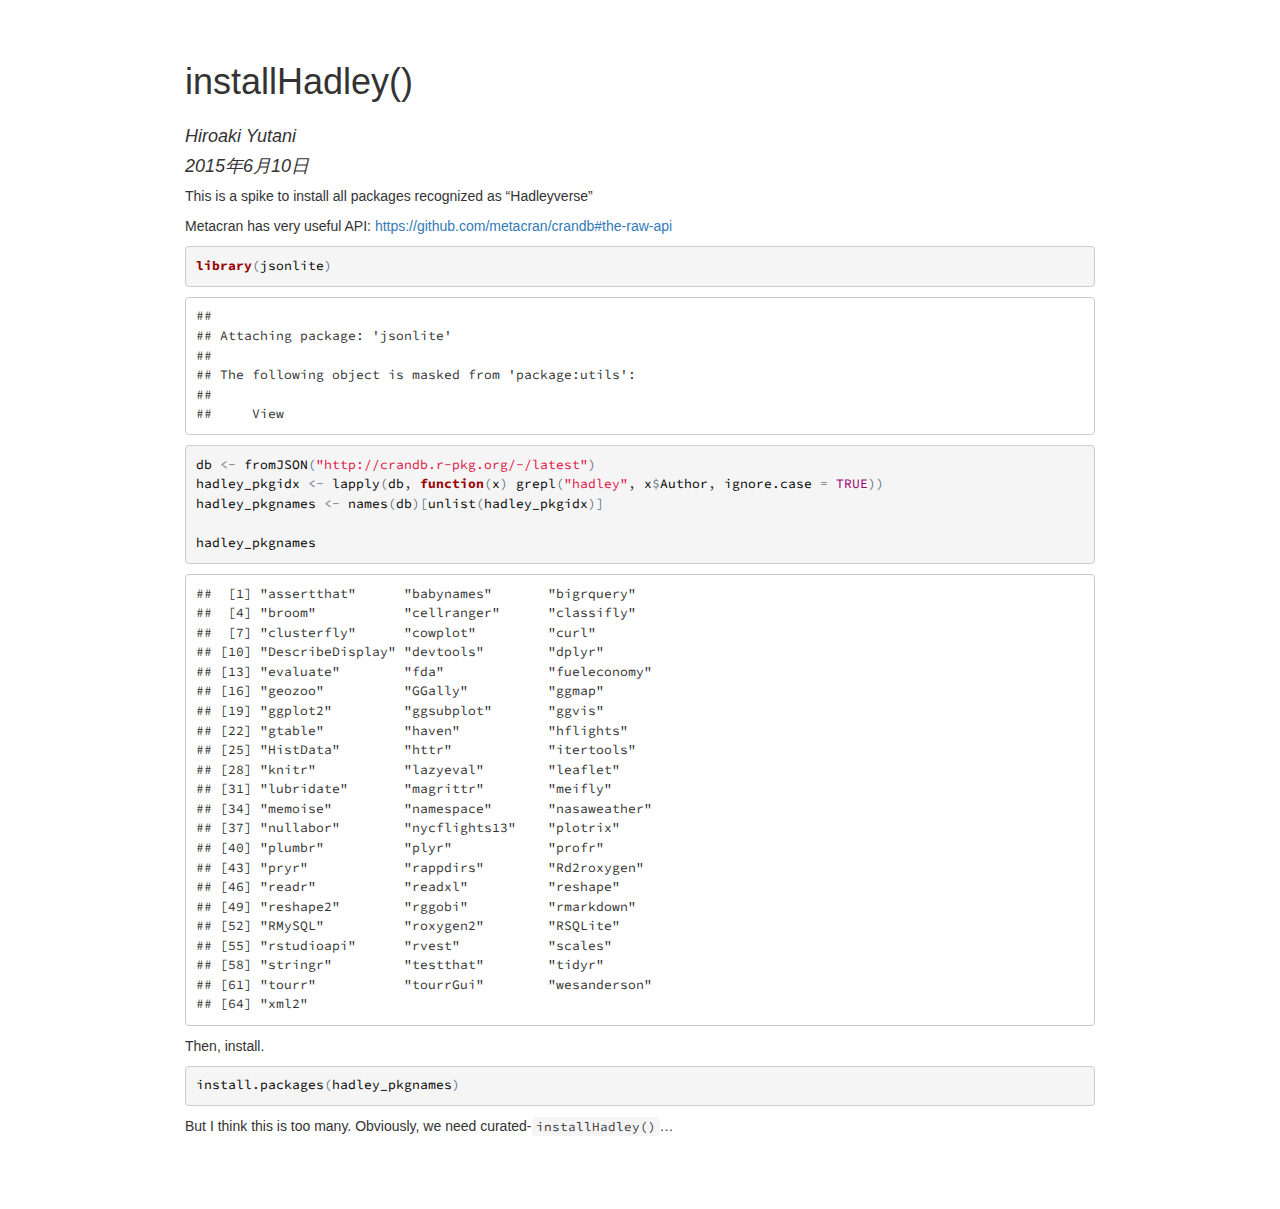
<file: installHadley.html>
<!DOCTYPE html>

<html xmlns="http://www.w3.org/1999/xhtml">

<head>

<meta charset="utf-8">
<meta http-equiv="Content-Type" content="text/html; charset=utf-8" />
<meta name="generator" content="pandoc" />

<meta name="author" content="Hiroaki Yutani" />


<title>installHadley()</title>

<script src="libs/jquery-1.11.0/jquery.min.js"></script>
<meta name="viewport" content="width=device-width, initial-scale=1" />
<script src="libs/bootstrap-3.3.1/js/bootstrap.min.js"></script>
<script src="libs/bootstrap-3.3.1/shim/html5shiv.min.js"></script>
<script src="libs/bootstrap-3.3.1/shim/respond.min.js"></script>
<style type="text/css">
/*!
 * Bootstrap v3.3.1 (http://getbootstrap.com)
 * Copyright 2011-2014 Twitter, Inc.
 * Licensed under MIT (https://github.com/twbs/bootstrap/blob/master/LICENSE)
 *//*! normalize.css v3.0.2 | MIT License | git.io/normalize */html{font-family:sans-serif;-webkit-text-size-adjust:100%;-ms-text-size-adjust:100%}body{margin:0}article,aside,details,figcaption,figure,footer,header,hgroup,main,menu,nav,section,summary{display:block}audio,canvas,progress,video{display:inline-block;vertical-align:baseline}audio:not([controls]){display:none;height:0}[hidden],template{display:none}a{background-color:transparent}a:active,a:hover{outline:0}abbr[title]{border-bottom:1px dotted}b,strong{font-weight:700}dfn{font-style:italic}h1{margin:.67em 0;font-size:2em}mark{color:#000;background:#ff0}small{font-size:80%}sub,sup{position:relative;font-size:75%;line-height:0;vertical-align:baseline}sup{top:-.5em}sub{bottom:-.25em}img{border:0}svg:not(:root){overflow:hidden}figure{margin:1em 40px}hr{height:0;-webkit-box-sizing:content-box;-moz-box-sizing:content-box;box-sizing:content-box}pre{overflow:auto}code,kbd,pre,samp{font-family:monospace,monospace;font-size:1em}button,input,optgroup,select,textarea{margin:0;font:inherit;color:inherit}button{overflow:visible}button,select{text-transform:none}button,html input[type=button],input[type=reset],input[type=submit]{-webkit-appearance:button;cursor:pointer}button[disabled],html input[disabled]{cursor:default}button::-moz-focus-inner,input::-moz-focus-inner{padding:0;border:0}input{line-height:normal}input[type=checkbox],input[type=radio]{-webkit-box-sizing:border-box;-moz-box-sizing:border-box;box-sizing:border-box;padding:0}input[type=number]::-webkit-inner-spin-button,input[type=number]::-webkit-outer-spin-button{height:auto}input[type=search]{-webkit-box-sizing:content-box;-moz-box-sizing:content-box;box-sizing:content-box;-webkit-appearance:textfield}input[type=search]::-webkit-search-cancel-button,input[type=search]::-webkit-search-decoration{-webkit-appearance:none}fieldset{padding:.35em .625em .75em;margin:0 2px;border:1px solid silver}legend{padding:0;border:0}textarea{overflow:auto}optgroup{font-weight:700}table{border-spacing:0;border-collapse:collapse}td,th{padding:0}/*! Source: https://github.com/h5bp/html5-boilerplate/blob/master/src/css/main.css */@media print{*,:before,:after{color:#000!important;text-shadow:none!important;background:transparent!important;-webkit-box-shadow:none!important;box-shadow:none!important}a,a:visited{text-decoration:underline}a[href]:after{content:" (" attr(href) ")"}abbr[title]:after{content:" (" attr(title) ")"}a[href^="#"]:after,a[href^="javascript:"]:after{content:""}pre,blockquote{border:1px solid #999;page-break-inside:avoid}thead{display:table-header-group}tr,img{page-break-inside:avoid}img{max-width:100%!important}p,h2,h3{orphans:3;widows:3}h2,h3{page-break-after:avoid}select{background:#fff!important}.navbar{display:none}.btn>.caret,.dropup>.btn>.caret{border-top-color:#000!important}.label{border:1px solid #000}.table{border-collapse:collapse!important}.table td,.table th{background-color:#fff!important}.table-bordered th,.table-bordered td{border:1px solid #ddd!important}}@font-face{font-family:'Glyphicons Halflings';src:url(../fonts/glyphicons-halflings-regular.eot);src:url(../fonts/glyphicons-halflings-regular.eot?#iefix) format('embedded-opentype'),url(../fonts/glyphicons-halflings-regular.woff) format('woff'),url(../fonts/glyphicons-halflings-regular.ttf) format('truetype'),url(../fonts/glyphicons-halflings-regular.svg#glyphicons_halflingsregular) format('svg')}.glyphicon{position:relative;top:1px;display:inline-block;font-family:'Glyphicons Halflings';font-style:normal;font-weight:400;line-height:1;-webkit-font-smoothing:antialiased;-moz-osx-font-smoothing:grayscale}.glyphicon-asterisk:before{content:"\2a"}.glyphicon-plus:before{content:"\2b"}.glyphicon-euro:before,.glyphicon-eur:before{content:"\20ac"}.glyphicon-minus:before{content:"\2212"}.glyphicon-cloud:before{content:"\2601"}.glyphicon-envelope:before{content:"\2709"}.glyphicon-pencil:before{content:"\270f"}.glyphicon-glass:before{content:"\e001"}.glyphicon-music:before{content:"\e002"}.glyphicon-search:before{content:"\e003"}.glyphicon-heart:before{content:"\e005"}.glyphicon-star:before{content:"\e006"}.glyphicon-star-empty:before{content:"\e007"}.glyphicon-user:before{content:"\e008"}.glyphicon-film:before{content:"\e009"}.glyphicon-th-large:before{content:"\e010"}.glyphicon-th:before{content:"\e011"}.glyphicon-th-list:before{content:"\e012"}.glyphicon-ok:before{content:"\e013"}.glyphicon-remove:before{content:"\e014"}.glyphicon-zoom-in:before{content:"\e015"}.glyphicon-zoom-out:before{content:"\e016"}.glyphicon-off:before{content:"\e017"}.glyphicon-signal:before{content:"\e018"}.glyphicon-cog:before{content:"\e019"}.glyphicon-trash:before{content:"\e020"}.glyphicon-home:before{content:"\e021"}.glyphicon-file:before{content:"\e022"}.glyphicon-time:before{content:"\e023"}.glyphicon-road:before{content:"\e024"}.glyphicon-download-alt:before{content:"\e025"}.glyphicon-download:before{content:"\e026"}.glyphicon-upload:before{content:"\e027"}.glyphicon-inbox:before{content:"\e028"}.glyphicon-play-circle:before{content:"\e029"}.glyphicon-repeat:before{content:"\e030"}.glyphicon-refresh:before{content:"\e031"}.glyphicon-list-alt:before{content:"\e032"}.glyphicon-lock:before{content:"\e033"}.glyphicon-flag:before{content:"\e034"}.glyphicon-headphones:before{content:"\e035"}.glyphicon-volume-off:before{content:"\e036"}.glyphicon-volume-down:before{content:"\e037"}.glyphicon-volume-up:before{content:"\e038"}.glyphicon-qrcode:before{content:"\e039"}.glyphicon-barcode:before{content:"\e040"}.glyphicon-tag:before{content:"\e041"}.glyphicon-tags:before{content:"\e042"}.glyphicon-book:before{content:"\e043"}.glyphicon-bookmark:before{content:"\e044"}.glyphicon-print:before{content:"\e045"}.glyphicon-camera:before{content:"\e046"}.glyphicon-font:before{content:"\e047"}.glyphicon-bold:before{content:"\e048"}.glyphicon-italic:before{content:"\e049"}.glyphicon-text-height:before{content:"\e050"}.glyphicon-text-width:before{content:"\e051"}.glyphicon-align-left:before{content:"\e052"}.glyphicon-align-center:before{content:"\e053"}.glyphicon-align-right:before{content:"\e054"}.glyphicon-align-justify:before{content:"\e055"}.glyphicon-list:before{content:"\e056"}.glyphicon-indent-left:before{content:"\e057"}.glyphicon-indent-right:before{content:"\e058"}.glyphicon-facetime-video:before{content:"\e059"}.glyphicon-picture:before{content:"\e060"}.glyphicon-map-marker:before{content:"\e062"}.glyphicon-adjust:before{content:"\e063"}.glyphicon-tint:before{content:"\e064"}.glyphicon-edit:before{content:"\e065"}.glyphicon-share:before{content:"\e066"}.glyphicon-check:before{content:"\e067"}.glyphicon-move:before{content:"\e068"}.glyphicon-step-backward:before{content:"\e069"}.glyphicon-fast-backward:before{content:"\e070"}.glyphicon-backward:before{content:"\e071"}.glyphicon-play:before{content:"\e072"}.glyphicon-pause:before{content:"\e073"}.glyphicon-stop:before{content:"\e074"}.glyphicon-forward:before{content:"\e075"}.glyphicon-fast-forward:before{content:"\e076"}.glyphicon-step-forward:before{content:"\e077"}.glyphicon-eject:before{content:"\e078"}.glyphicon-chevron-left:before{content:"\e079"}.glyphicon-chevron-right:before{content:"\e080"}.glyphicon-plus-sign:before{content:"\e081"}.glyphicon-minus-sign:before{content:"\e082"}.glyphicon-remove-sign:before{content:"\e083"}.glyphicon-ok-sign:before{content:"\e084"}.glyphicon-question-sign:before{content:"\e085"}.glyphicon-info-sign:before{content:"\e086"}.glyphicon-screenshot:before{content:"\e087"}.glyphicon-remove-circle:before{content:"\e088"}.glyphicon-ok-circle:before{content:"\e089"}.glyphicon-ban-circle:before{content:"\e090"}.glyphicon-arrow-left:before{content:"\e091"}.glyphicon-arrow-right:before{content:"\e092"}.glyphicon-arrow-up:before{content:"\e093"}.glyphicon-arrow-down:before{content:"\e094"}.glyphicon-share-alt:before{content:"\e095"}.glyphicon-resize-full:before{content:"\e096"}.glyphicon-resize-small:before{content:"\e097"}.glyphicon-exclamation-sign:before{content:"\e101"}.glyphicon-gift:before{content:"\e102"}.glyphicon-leaf:before{content:"\e103"}.glyphicon-fire:before{content:"\e104"}.glyphicon-eye-open:before{content:"\e105"}.glyphicon-eye-close:before{content:"\e106"}.glyphicon-warning-sign:before{content:"\e107"}.glyphicon-plane:before{content:"\e108"}.glyphicon-calendar:before{content:"\e109"}.glyphicon-random:before{content:"\e110"}.glyphicon-comment:before{content:"\e111"}.glyphicon-magnet:before{content:"\e112"}.glyphicon-chevron-up:before{content:"\e113"}.glyphicon-chevron-down:before{content:"\e114"}.glyphicon-retweet:before{content:"\e115"}.glyphicon-shopping-cart:before{content:"\e116"}.glyphicon-folder-close:before{content:"\e117"}.glyphicon-folder-open:before{content:"\e118"}.glyphicon-resize-vertical:before{content:"\e119"}.glyphicon-resize-horizontal:before{content:"\e120"}.glyphicon-hdd:before{content:"\e121"}.glyphicon-bullhorn:before{content:"\e122"}.glyphicon-bell:before{content:"\e123"}.glyphicon-certificate:before{content:"\e124"}.glyphicon-thumbs-up:before{content:"\e125"}.glyphicon-thumbs-down:before{content:"\e126"}.glyphicon-hand-right:before{content:"\e127"}.glyphicon-hand-left:before{content:"\e128"}.glyphicon-hand-up:before{content:"\e129"}.glyphicon-hand-down:before{content:"\e130"}.glyphicon-circle-arrow-right:before{content:"\e131"}.glyphicon-circle-arrow-left:before{content:"\e132"}.glyphicon-circle-arrow-up:before{content:"\e133"}.glyphicon-circle-arrow-down:before{content:"\e134"}.glyphicon-globe:before{content:"\e135"}.glyphicon-wrench:before{content:"\e136"}.glyphicon-tasks:before{content:"\e137"}.glyphicon-filter:before{content:"\e138"}.glyphicon-briefcase:before{content:"\e139"}.glyphicon-fullscreen:before{content:"\e140"}.glyphicon-dashboard:before{content:"\e141"}.glyphicon-paperclip:before{content:"\e142"}.glyphicon-heart-empty:before{content:"\e143"}.glyphicon-link:before{content:"\e144"}.glyphicon-phone:before{content:"\e145"}.glyphicon-pushpin:before{content:"\e146"}.glyphicon-usd:before{content:"\e148"}.glyphicon-gbp:before{content:"\e149"}.glyphicon-sort:before{content:"\e150"}.glyphicon-sort-by-alphabet:before{content:"\e151"}.glyphicon-sort-by-alphabet-alt:before{content:"\e152"}.glyphicon-sort-by-order:before{content:"\e153"}.glyphicon-sort-by-order-alt:before{content:"\e154"}.glyphicon-sort-by-attributes:before{content:"\e155"}.glyphicon-sort-by-attributes-alt:before{content:"\e156"}.glyphicon-unchecked:before{content:"\e157"}.glyphicon-expand:before{content:"\e158"}.glyphicon-collapse-down:before{content:"\e159"}.glyphicon-collapse-up:before{content:"\e160"}.glyphicon-log-in:before{content:"\e161"}.glyphicon-flash:before{content:"\e162"}.glyphicon-log-out:before{content:"\e163"}.glyphicon-new-window:before{content:"\e164"}.glyphicon-record:before{content:"\e165"}.glyphicon-save:before{content:"\e166"}.glyphicon-open:before{content:"\e167"}.glyphicon-saved:before{content:"\e168"}.glyphicon-import:before{content:"\e169"}.glyphicon-export:before{content:"\e170"}.glyphicon-send:before{content:"\e171"}.glyphicon-floppy-disk:before{content:"\e172"}.glyphicon-floppy-saved:before{content:"\e173"}.glyphicon-floppy-remove:before{content:"\e174"}.glyphicon-floppy-save:before{content:"\e175"}.glyphicon-floppy-open:before{content:"\e176"}.glyphicon-credit-card:before{content:"\e177"}.glyphicon-transfer:before{content:"\e178"}.glyphicon-cutlery:before{content:"\e179"}.glyphicon-header:before{content:"\e180"}.glyphicon-compressed:before{content:"\e181"}.glyphicon-earphone:before{content:"\e182"}.glyphicon-phone-alt:before{content:"\e183"}.glyphicon-tower:before{content:"\e184"}.glyphicon-stats:before{content:"\e185"}.glyphicon-sd-video:before{content:"\e186"}.glyphicon-hd-video:before{content:"\e187"}.glyphicon-subtitles:before{content:"\e188"}.glyphicon-sound-stereo:before{content:"\e189"}.glyphicon-sound-dolby:before{content:"\e190"}.glyphicon-sound-5-1:before{content:"\e191"}.glyphicon-sound-6-1:before{content:"\e192"}.glyphicon-sound-7-1:before{content:"\e193"}.glyphicon-copyright-mark:before{content:"\e194"}.glyphicon-registration-mark:before{content:"\e195"}.glyphicon-cloud-download:before{content:"\e197"}.glyphicon-cloud-upload:before{content:"\e198"}.glyphicon-tree-conifer:before{content:"\e199"}.glyphicon-tree-deciduous:before{content:"\e200"}*{-webkit-box-sizing:border-box;-moz-box-sizing:border-box;box-sizing:border-box}:before,:after{-webkit-box-sizing:border-box;-moz-box-sizing:border-box;box-sizing:border-box}html{font-size:10px;-webkit-tap-highlight-color:rgba(0,0,0,0)}body{font-family:"Helvetica Neue",Helvetica,Arial,sans-serif;font-size:14px;line-height:1.42857143;color:#333;background-color:#fff}input,button,select,textarea{font-family:inherit;font-size:inherit;line-height:inherit}a{color:#337ab7;text-decoration:none}a:hover,a:focus{color:#23527c;text-decoration:underline}a:focus{outline:thin dotted;outline:5px auto -webkit-focus-ring-color;outline-offset:-2px}figure{margin:0}img{vertical-align:middle}.img-responsive,.thumbnail>img,.thumbnail a>img,.carousel-inner>.item>img,.carousel-inner>.item>a>img{display:block;max-width:100%;height:auto}.img-rounded{border-radius:6px}.img-thumbnail{display:inline-block;max-width:100%;height:auto;padding:4px;line-height:1.42857143;background-color:#fff;border:1px solid #ddd;border-radius:4px;-webkit-transition:all .2s ease-in-out;-o-transition:all .2s ease-in-out;transition:all .2s ease-in-out}.img-circle{border-radius:50%}hr{margin-top:20px;margin-bottom:20px;border:0;border-top:1px solid #eee}.sr-only{position:absolute;width:1px;height:1px;padding:0;margin:-1px;overflow:hidden;clip:rect(0,0,0,0);border:0}.sr-only-focusable:active,.sr-only-focusable:focus{position:static;width:auto;height:auto;margin:0;overflow:visible;clip:auto}h1,h2,h3,h4,h5,h6,.h1,.h2,.h3,.h4,.h5,.h6{font-family:inherit;font-weight:500;line-height:1.1;color:inherit}h1 small,h2 small,h3 small,h4 small,h5 small,h6 small,.h1 small,.h2 small,.h3 small,.h4 small,.h5 small,.h6 small,h1 .small,h2 .small,h3 .small,h4 .small,h5 .small,h6 .small,.h1 .small,.h2 .small,.h3 .small,.h4 .small,.h5 .small,.h6 .small{font-weight:400;line-height:1;color:#777}h1,.h1,h2,.h2,h3,.h3{margin-top:20px;margin-bottom:10px}h1 small,.h1 small,h2 small,.h2 small,h3 small,.h3 small,h1 .small,.h1 .small,h2 .small,.h2 .small,h3 .small,.h3 .small{font-size:65%}h4,.h4,h5,.h5,h6,.h6{margin-top:10px;margin-bottom:10px}h4 small,.h4 small,h5 small,.h5 small,h6 small,.h6 small,h4 .small,.h4 .small,h5 .small,.h5 .small,h6 .small,.h6 .small{font-size:75%}h1,.h1{font-size:36px}h2,.h2{font-size:30px}h3,.h3{font-size:24px}h4,.h4{font-size:18px}h5,.h5{font-size:14px}h6,.h6{font-size:12px}p{margin:0 0 10px}.lead{margin-bottom:20px;font-size:16px;font-weight:300;line-height:1.4}@media (min-width:768px){.lead{font-size:21px}}small,.small{font-size:85%}mark,.mark{padding:.2em;background-color:#fcf8e3}.text-left{text-align:left}.text-right{text-align:right}.text-center{text-align:center}.text-justify{text-align:justify}.text-nowrap{white-space:nowrap}.text-lowercase{text-transform:lowercase}.text-uppercase{text-transform:uppercase}.text-capitalize{text-transform:capitalize}.text-muted{color:#777}.text-primary{color:#337ab7}a.text-primary:hover{color:#286090}.text-success{color:#3c763d}a.text-success:hover{color:#2b542c}.text-info{color:#31708f}a.text-info:hover{color:#245269}.text-warning{color:#8a6d3b}a.text-warning:hover{color:#66512c}.text-danger{color:#a94442}a.text-danger:hover{color:#843534}.bg-primary{color:#fff;background-color:#337ab7}a.bg-primary:hover{background-color:#286090}.bg-success{background-color:#dff0d8}a.bg-success:hover{background-color:#c1e2b3}.bg-info{background-color:#d9edf7}a.bg-info:hover{background-color:#afd9ee}.bg-warning{background-color:#fcf8e3}a.bg-warning:hover{background-color:#f7ecb5}.bg-danger{background-color:#f2dede}a.bg-danger:hover{background-color:#e4b9b9}.page-header{padding-bottom:9px;margin:40px 0 20px;border-bottom:1px solid #eee}ul,ol{margin-top:0;margin-bottom:10px}ul ul,ol ul,ul ol,ol ol{margin-bottom:0}.list-unstyled{padding-left:0;list-style:none}.list-inline{padding-left:0;margin-left:-5px;list-style:none}.list-inline>li{display:inline-block;padding-right:5px;padding-left:5px}dl{margin-top:0;margin-bottom:20px}dt,dd{line-height:1.42857143}dt{font-weight:700}dd{margin-left:0}@media (min-width:768px){.dl-horizontal dt{float:left;width:160px;overflow:hidden;clear:left;text-align:right;text-overflow:ellipsis;white-space:nowrap}.dl-horizontal dd{margin-left:180px}}abbr[title],abbr[data-original-title]{cursor:help;border-bottom:1px dotted #777}.initialism{font-size:90%;text-transform:uppercase}blockquote{padding:10px 20px;margin:0 0 20px;font-size:17.5px;border-left:5px solid #eee}blockquote p:last-child,blockquote ul:last-child,blockquote ol:last-child{margin-bottom:0}blockquote footer,blockquote small,blockquote .small{display:block;font-size:80%;line-height:1.42857143;color:#777}blockquote footer:before,blockquote small:before,blockquote .small:before{content:'\2014 \00A0'}.blockquote-reverse,blockquote.pull-right{padding-right:15px;padding-left:0;text-align:right;border-right:5px solid #eee;border-left:0}.blockquote-reverse footer:before,blockquote.pull-right footer:before,.blockquote-reverse small:before,blockquote.pull-right small:before,.blockquote-reverse .small:before,blockquote.pull-right .small:before{content:''}.blockquote-reverse footer:after,blockquote.pull-right footer:after,.blockquote-reverse small:after,blockquote.pull-right small:after,.blockquote-reverse .small:after,blockquote.pull-right .small:after{content:'\00A0 \2014'}address{margin-bottom:20px;font-style:normal;line-height:1.42857143}code,kbd,pre,samp{font-family:monospace}code{padding:2px 4px;font-size:90%;color:#c7254e;background-color:#f9f2f4;border-radius:4px}kbd{padding:2px 4px;font-size:90%;color:#fff;background-color:#333;border-radius:3px;-webkit-box-shadow:inset 0 -1px 0 rgba(0,0,0,.25);box-shadow:inset 0 -1px 0 rgba(0,0,0,.25)}kbd kbd{padding:0;font-size:100%;font-weight:700;-webkit-box-shadow:none;box-shadow:none}pre{display:block;padding:9.5px;margin:0 0 10px;font-size:13px;line-height:1.42857143;color:#333;word-break:break-all;word-wrap:break-word;background-color:#f5f5f5;border:1px solid #ccc;border-radius:4px}pre code{padding:0;font-size:inherit;color:inherit;white-space:pre-wrap;background-color:transparent;border-radius:0}.pre-scrollable{max-height:340px;overflow-y:scroll}.container{padding-right:15px;padding-left:15px;margin-right:auto;margin-left:auto}@media (min-width:768px){.container{width:750px}}@media (min-width:992px){.container{width:970px}}@media (min-width:1200px){.container{width:1170px}}.container-fluid{padding-right:15px;padding-left:15px;margin-right:auto;margin-left:auto}.row{margin-right:-15px;margin-left:-15px}.col-xs-1,.col-sm-1,.col-md-1,.col-lg-1,.col-xs-2,.col-sm-2,.col-md-2,.col-lg-2,.col-xs-3,.col-sm-3,.col-md-3,.col-lg-3,.col-xs-4,.col-sm-4,.col-md-4,.col-lg-4,.col-xs-5,.col-sm-5,.col-md-5,.col-lg-5,.col-xs-6,.col-sm-6,.col-md-6,.col-lg-6,.col-xs-7,.col-sm-7,.col-md-7,.col-lg-7,.col-xs-8,.col-sm-8,.col-md-8,.col-lg-8,.col-xs-9,.col-sm-9,.col-md-9,.col-lg-9,.col-xs-10,.col-sm-10,.col-md-10,.col-lg-10,.col-xs-11,.col-sm-11,.col-md-11,.col-lg-11,.col-xs-12,.col-sm-12,.col-md-12,.col-lg-12{position:relative;min-height:1px;padding-right:15px;padding-left:15px}.col-xs-1,.col-xs-2,.col-xs-3,.col-xs-4,.col-xs-5,.col-xs-6,.col-xs-7,.col-xs-8,.col-xs-9,.col-xs-10,.col-xs-11,.col-xs-12{float:left}.col-xs-12{width:100%}.col-xs-11{width:91.66666667%}.col-xs-10{width:83.33333333%}.col-xs-9{width:75%}.col-xs-8{width:66.66666667%}.col-xs-7{width:58.33333333%}.col-xs-6{width:50%}.col-xs-5{width:41.66666667%}.col-xs-4{width:33.33333333%}.col-xs-3{width:25%}.col-xs-2{width:16.66666667%}.col-xs-1{width:8.33333333%}.col-xs-pull-12{right:100%}.col-xs-pull-11{right:91.66666667%}.col-xs-pull-10{right:83.33333333%}.col-xs-pull-9{right:75%}.col-xs-pull-8{right:66.66666667%}.col-xs-pull-7{right:58.33333333%}.col-xs-pull-6{right:50%}.col-xs-pull-5{right:41.66666667%}.col-xs-pull-4{right:33.33333333%}.col-xs-pull-3{right:25%}.col-xs-pull-2{right:16.66666667%}.col-xs-pull-1{right:8.33333333%}.col-xs-pull-0{right:auto}.col-xs-push-12{left:100%}.col-xs-push-11{left:91.66666667%}.col-xs-push-10{left:83.33333333%}.col-xs-push-9{left:75%}.col-xs-push-8{left:66.66666667%}.col-xs-push-7{left:58.33333333%}.col-xs-push-6{left:50%}.col-xs-push-5{left:41.66666667%}.col-xs-push-4{left:33.33333333%}.col-xs-push-3{left:25%}.col-xs-push-2{left:16.66666667%}.col-xs-push-1{left:8.33333333%}.col-xs-push-0{left:auto}.col-xs-offset-12{margin-left:100%}.col-xs-offset-11{margin-left:91.66666667%}.col-xs-offset-10{margin-left:83.33333333%}.col-xs-offset-9{margin-left:75%}.col-xs-offset-8{margin-left:66.66666667%}.col-xs-offset-7{margin-left:58.33333333%}.col-xs-offset-6{margin-left:50%}.col-xs-offset-5{margin-left:41.66666667%}.col-xs-offset-4{margin-left:33.33333333%}.col-xs-offset-3{margin-left:25%}.col-xs-offset-2{margin-left:16.66666667%}.col-xs-offset-1{margin-left:8.33333333%}.col-xs-offset-0{margin-left:0}@media (min-width:768px){.col-sm-1,.col-sm-2,.col-sm-3,.col-sm-4,.col-sm-5,.col-sm-6,.col-sm-7,.col-sm-8,.col-sm-9,.col-sm-10,.col-sm-11,.col-sm-12{float:left}.col-sm-12{width:100%}.col-sm-11{width:91.66666667%}.col-sm-10{width:83.33333333%}.col-sm-9{width:75%}.col-sm-8{width:66.66666667%}.col-sm-7{width:58.33333333%}.col-sm-6{width:50%}.col-sm-5{width:41.66666667%}.col-sm-4{width:33.33333333%}.col-sm-3{width:25%}.col-sm-2{width:16.66666667%}.col-sm-1{width:8.33333333%}.col-sm-pull-12{right:100%}.col-sm-pull-11{right:91.66666667%}.col-sm-pull-10{right:83.33333333%}.col-sm-pull-9{right:75%}.col-sm-pull-8{right:66.66666667%}.col-sm-pull-7{right:58.33333333%}.col-sm-pull-6{right:50%}.col-sm-pull-5{right:41.66666667%}.col-sm-pull-4{right:33.33333333%}.col-sm-pull-3{right:25%}.col-sm-pull-2{right:16.66666667%}.col-sm-pull-1{right:8.33333333%}.col-sm-pull-0{right:auto}.col-sm-push-12{left:100%}.col-sm-push-11{left:91.66666667%}.col-sm-push-10{left:83.33333333%}.col-sm-push-9{left:75%}.col-sm-push-8{left:66.66666667%}.col-sm-push-7{left:58.33333333%}.col-sm-push-6{left:50%}.col-sm-push-5{left:41.66666667%}.col-sm-push-4{left:33.33333333%}.col-sm-push-3{left:25%}.col-sm-push-2{left:16.66666667%}.col-sm-push-1{left:8.33333333%}.col-sm-push-0{left:auto}.col-sm-offset-12{margin-left:100%}.col-sm-offset-11{margin-left:91.66666667%}.col-sm-offset-10{margin-left:83.33333333%}.col-sm-offset-9{margin-left:75%}.col-sm-offset-8{margin-left:66.66666667%}.col-sm-offset-7{margin-left:58.33333333%}.col-sm-offset-6{margin-left:50%}.col-sm-offset-5{margin-left:41.66666667%}.col-sm-offset-4{margin-left:33.33333333%}.col-sm-offset-3{margin-left:25%}.col-sm-offset-2{margin-left:16.66666667%}.col-sm-offset-1{margin-left:8.33333333%}.col-sm-offset-0{margin-left:0}}@media (min-width:992px){.col-md-1,.col-md-2,.col-md-3,.col-md-4,.col-md-5,.col-md-6,.col-md-7,.col-md-8,.col-md-9,.col-md-10,.col-md-11,.col-md-12{float:left}.col-md-12{width:100%}.col-md-11{width:91.66666667%}.col-md-10{width:83.33333333%}.col-md-9{width:75%}.col-md-8{width:66.66666667%}.col-md-7{width:58.33333333%}.col-md-6{width:50%}.col-md-5{width:41.66666667%}.col-md-4{width:33.33333333%}.col-md-3{width:25%}.col-md-2{width:16.66666667%}.col-md-1{width:8.33333333%}.col-md-pull-12{right:100%}.col-md-pull-11{right:91.66666667%}.col-md-pull-10{right:83.33333333%}.col-md-pull-9{right:75%}.col-md-pull-8{right:66.66666667%}.col-md-pull-7{right:58.33333333%}.col-md-pull-6{right:50%}.col-md-pull-5{right:41.66666667%}.col-md-pull-4{right:33.33333333%}.col-md-pull-3{right:25%}.col-md-pull-2{right:16.66666667%}.col-md-pull-1{right:8.33333333%}.col-md-pull-0{right:auto}.col-md-push-12{left:100%}.col-md-push-11{left:91.66666667%}.col-md-push-10{left:83.33333333%}.col-md-push-9{left:75%}.col-md-push-8{left:66.66666667%}.col-md-push-7{left:58.33333333%}.col-md-push-6{left:50%}.col-md-push-5{left:41.66666667%}.col-md-push-4{left:33.33333333%}.col-md-push-3{left:25%}.col-md-push-2{left:16.66666667%}.col-md-push-1{left:8.33333333%}.col-md-push-0{left:auto}.col-md-offset-12{margin-left:100%}.col-md-offset-11{margin-left:91.66666667%}.col-md-offset-10{margin-left:83.33333333%}.col-md-offset-9{margin-left:75%}.col-md-offset-8{margin-left:66.66666667%}.col-md-offset-7{margin-left:58.33333333%}.col-md-offset-6{margin-left:50%}.col-md-offset-5{margin-left:41.66666667%}.col-md-offset-4{margin-left:33.33333333%}.col-md-offset-3{margin-left:25%}.col-md-offset-2{margin-left:16.66666667%}.col-md-offset-1{margin-left:8.33333333%}.col-md-offset-0{margin-left:0}}@media (min-width:1200px){.col-lg-1,.col-lg-2,.col-lg-3,.col-lg-4,.col-lg-5,.col-lg-6,.col-lg-7,.col-lg-8,.col-lg-9,.col-lg-10,.col-lg-11,.col-lg-12{float:left}.col-lg-12{width:100%}.col-lg-11{width:91.66666667%}.col-lg-10{width:83.33333333%}.col-lg-9{width:75%}.col-lg-8{width:66.66666667%}.col-lg-7{width:58.33333333%}.col-lg-6{width:50%}.col-lg-5{width:41.66666667%}.col-lg-4{width:33.33333333%}.col-lg-3{width:25%}.col-lg-2{width:16.66666667%}.col-lg-1{width:8.33333333%}.col-lg-pull-12{right:100%}.col-lg-pull-11{right:91.66666667%}.col-lg-pull-10{right:83.33333333%}.col-lg-pull-9{right:75%}.col-lg-pull-8{right:66.66666667%}.col-lg-pull-7{right:58.33333333%}.col-lg-pull-6{right:50%}.col-lg-pull-5{right:41.66666667%}.col-lg-pull-4{right:33.33333333%}.col-lg-pull-3{right:25%}.col-lg-pull-2{right:16.66666667%}.col-lg-pull-1{right:8.33333333%}.col-lg-pull-0{right:auto}.col-lg-push-12{left:100%}.col-lg-push-11{left:91.66666667%}.col-lg-push-10{left:83.33333333%}.col-lg-push-9{left:75%}.col-lg-push-8{left:66.66666667%}.col-lg-push-7{left:58.33333333%}.col-lg-push-6{left:50%}.col-lg-push-5{left:41.66666667%}.col-lg-push-4{left:33.33333333%}.col-lg-push-3{left:25%}.col-lg-push-2{left:16.66666667%}.col-lg-push-1{left:8.33333333%}.col-lg-push-0{left:auto}.col-lg-offset-12{margin-left:100%}.col-lg-offset-11{margin-left:91.66666667%}.col-lg-offset-10{margin-left:83.33333333%}.col-lg-offset-9{margin-left:75%}.col-lg-offset-8{margin-left:66.66666667%}.col-lg-offset-7{margin-left:58.33333333%}.col-lg-offset-6{margin-left:50%}.col-lg-offset-5{margin-left:41.66666667%}.col-lg-offset-4{margin-left:33.33333333%}.col-lg-offset-3{margin-left:25%}.col-lg-offset-2{margin-left:16.66666667%}.col-lg-offset-1{margin-left:8.33333333%}.col-lg-offset-0{margin-left:0}}table{background-color:transparent}caption{padding-top:8px;padding-bottom:8px;color:#777;text-align:left}th{}.table{width:100%;max-width:100%;margin-bottom:20px}.table>thead>tr>th,.table>tbody>tr>th,.table>tfoot>tr>th,.table>thead>tr>td,.table>tbody>tr>td,.table>tfoot>tr>td{padding:8px;line-height:1.42857143;vertical-align:top;border-top:1px solid #ddd}.table>thead>tr>th{vertical-align:bottom;border-bottom:2px solid #ddd}.table>caption+thead>tr:first-child>th,.table>colgroup+thead>tr:first-child>th,.table>thead:first-child>tr:first-child>th,.table>caption+thead>tr:first-child>td,.table>colgroup+thead>tr:first-child>td,.table>thead:first-child>tr:first-child>td{border-top:0}.table>tbody+tbody{border-top:2px solid #ddd}.table .table{background-color:#fff}.table-condensed>thead>tr>th,.table-condensed>tbody>tr>th,.table-condensed>tfoot>tr>th,.table-condensed>thead>tr>td,.table-condensed>tbody>tr>td,.table-condensed>tfoot>tr>td{padding:5px}.table-bordered{border:1px solid #ddd}.table-bordered>thead>tr>th,.table-bordered>tbody>tr>th,.table-bordered>tfoot>tr>th,.table-bordered>thead>tr>td,.table-bordered>tbody>tr>td,.table-bordered>tfoot>tr>td{border:1px solid #ddd}.table-bordered>thead>tr>th,.table-bordered>thead>tr>td{border-bottom-width:2px}.table-striped>tbody>tr:nth-child(odd){background-color:#f9f9f9}.table-hover>tbody>tr:hover{background-color:#f5f5f5}table col[class*=col-]{position:static;display:table-column;float:none}table td[class*=col-],table th[class*=col-]{position:static;display:table-cell;float:none}.table>thead>tr>td.active,.table>tbody>tr>td.active,.table>tfoot>tr>td.active,.table>thead>tr>th.active,.table>tbody>tr>th.active,.table>tfoot>tr>th.active,.table>thead>tr.active>td,.table>tbody>tr.active>td,.table>tfoot>tr.active>td,.table>thead>tr.active>th,.table>tbody>tr.active>th,.table>tfoot>tr.active>th{background-color:#f5f5f5}.table-hover>tbody>tr>td.active:hover,.table-hover>tbody>tr>th.active:hover,.table-hover>tbody>tr.active:hover>td,.table-hover>tbody>tr:hover>.active,.table-hover>tbody>tr.active:hover>th{background-color:#e8e8e8}.table>thead>tr>td.success,.table>tbody>tr>td.success,.table>tfoot>tr>td.success,.table>thead>tr>th.success,.table>tbody>tr>th.success,.table>tfoot>tr>th.success,.table>thead>tr.success>td,.table>tbody>tr.success>td,.table>tfoot>tr.success>td,.table>thead>tr.success>th,.table>tbody>tr.success>th,.table>tfoot>tr.success>th{background-color:#dff0d8}.table-hover>tbody>tr>td.success:hover,.table-hover>tbody>tr>th.success:hover,.table-hover>tbody>tr.success:hover>td,.table-hover>tbody>tr:hover>.success,.table-hover>tbody>tr.success:hover>th{background-color:#d0e9c6}.table>thead>tr>td.info,.table>tbody>tr>td.info,.table>tfoot>tr>td.info,.table>thead>tr>th.info,.table>tbody>tr>th.info,.table>tfoot>tr>th.info,.table>thead>tr.info>td,.table>tbody>tr.info>td,.table>tfoot>tr.info>td,.table>thead>tr.info>th,.table>tbody>tr.info>th,.table>tfoot>tr.info>th{background-color:#d9edf7}.table-hover>tbody>tr>td.info:hover,.table-hover>tbody>tr>th.info:hover,.table-hover>tbody>tr.info:hover>td,.table-hover>tbody>tr:hover>.info,.table-hover>tbody>tr.info:hover>th{background-color:#c4e3f3}.table>thead>tr>td.warning,.table>tbody>tr>td.warning,.table>tfoot>tr>td.warning,.table>thead>tr>th.warning,.table>tbody>tr>th.warning,.table>tfoot>tr>th.warning,.table>thead>tr.warning>td,.table>tbody>tr.warning>td,.table>tfoot>tr.warning>td,.table>thead>tr.warning>th,.table>tbody>tr.warning>th,.table>tfoot>tr.warning>th{background-color:#fcf8e3}.table-hover>tbody>tr>td.warning:hover,.table-hover>tbody>tr>th.warning:hover,.table-hover>tbody>tr.warning:hover>td,.table-hover>tbody>tr:hover>.warning,.table-hover>tbody>tr.warning:hover>th{background-color:#faf2cc}.table>thead>tr>td.danger,.table>tbody>tr>td.danger,.table>tfoot>tr>td.danger,.table>thead>tr>th.danger,.table>tbody>tr>th.danger,.table>tfoot>tr>th.danger,.table>thead>tr.danger>td,.table>tbody>tr.danger>td,.table>tfoot>tr.danger>td,.table>thead>tr.danger>th,.table>tbody>tr.danger>th,.table>tfoot>tr.danger>th{background-color:#f2dede}.table-hover>tbody>tr>td.danger:hover,.table-hover>tbody>tr>th.danger:hover,.table-hover>tbody>tr.danger:hover>td,.table-hover>tbody>tr:hover>.danger,.table-hover>tbody>tr.danger:hover>th{background-color:#ebcccc}.table-responsive{min-height:.01%;overflow-x:auto}@media screen and (max-width:767px){.table-responsive{width:100%;margin-bottom:15px;overflow-y:hidden;-ms-overflow-style:-ms-autohiding-scrollbar;border:1px solid #ddd}.table-responsive>.table{margin-bottom:0}.table-responsive>.table>thead>tr>th,.table-responsive>.table>tbody>tr>th,.table-responsive>.table>tfoot>tr>th,.table-responsive>.table>thead>tr>td,.table-responsive>.table>tbody>tr>td,.table-responsive>.table>tfoot>tr>td{white-space:nowrap}.table-responsive>.table-bordered{border:0}.table-responsive>.table-bordered>thead>tr>th:first-child,.table-responsive>.table-bordered>tbody>tr>th:first-child,.table-responsive>.table-bordered>tfoot>tr>th:first-child,.table-responsive>.table-bordered>thead>tr>td:first-child,.table-responsive>.table-bordered>tbody>tr>td:first-child,.table-responsive>.table-bordered>tfoot>tr>td:first-child{border-left:0}.table-responsive>.table-bordered>thead>tr>th:last-child,.table-responsive>.table-bordered>tbody>tr>th:last-child,.table-responsive>.table-bordered>tfoot>tr>th:last-child,.table-responsive>.table-bordered>thead>tr>td:last-child,.table-responsive>.table-bordered>tbody>tr>td:last-child,.table-responsive>.table-bordered>tfoot>tr>td:last-child{border-right:0}.table-responsive>.table-bordered>tbody>tr:last-child>th,.table-responsive>.table-bordered>tfoot>tr:last-child>th,.table-responsive>.table-bordered>tbody>tr:last-child>td,.table-responsive>.table-bordered>tfoot>tr:last-child>td{border-bottom:0}}fieldset{min-width:0;padding:0;margin:0;border:0}legend{display:block;width:100%;padding:0;margin-bottom:20px;font-size:21px;line-height:inherit;color:#333;border:0;border-bottom:1px solid #e5e5e5}label{display:inline-block;max-width:100%;margin-bottom:5px;font-weight:700}input[type=search]{-webkit-box-sizing:border-box;-moz-box-sizing:border-box;box-sizing:border-box}input[type=radio],input[type=checkbox]{margin:4px 0 0;margin-top:1px \9;line-height:normal}input[type=file]{display:block}input[type=range]{display:block;width:100%}select[multiple],select[size]{height:auto}input[type=file]:focus,input[type=radio]:focus,input[type=checkbox]:focus{outline:thin dotted;outline:5px auto -webkit-focus-ring-color;outline-offset:-2px}output{display:block;padding-top:7px;font-size:14px;line-height:1.42857143;color:#555}.form-control{display:block;width:100%;height:34px;padding:6px 12px;font-size:14px;line-height:1.42857143;color:#555;background-color:#fff;background-image:none;border:1px solid #ccc;border-radius:4px;-webkit-box-shadow:inset 0 1px 1px rgba(0,0,0,.075);box-shadow:inset 0 1px 1px rgba(0,0,0,.075);-webkit-transition:border-color ease-in-out .15s,-webkit-box-shadow ease-in-out .15s;-o-transition:border-color ease-in-out .15s,box-shadow ease-in-out .15s;transition:border-color ease-in-out .15s,box-shadow ease-in-out .15s}.form-control:focus{border-color:#66afe9;outline:0;-webkit-box-shadow:inset 0 1px 1px rgba(0,0,0,.075),0 0 8px rgba(102,175,233,.6);box-shadow:inset 0 1px 1px rgba(0,0,0,.075),0 0 8px rgba(102,175,233,.6)}.form-control::-moz-placeholder{color:#999;opacity:1}.form-control:-ms-input-placeholder{color:#999}.form-control::-webkit-input-placeholder{color:#999}.form-control[disabled],.form-control[readonly],fieldset[disabled] .form-control{cursor:not-allowed;background-color:#eee;opacity:1}textarea.form-control{height:auto}input[type=search]{-webkit-appearance:none}@media screen and (-webkit-min-device-pixel-ratio:0){input[type=date],input[type=time],input[type=datetime-local],input[type=month]{line-height:34px}input[type=date].input-sm,input[type=time].input-sm,input[type=datetime-local].input-sm,input[type=month].input-sm{line-height:30px}input[type=date].input-lg,input[type=time].input-lg,input[type=datetime-local].input-lg,input[type=month].input-lg{line-height:46px}}.form-group{margin-bottom:15px}.radio,.checkbox{position:relative;display:block;margin-top:10px;margin-bottom:10px}.radio label,.checkbox label{min-height:20px;padding-left:20px;margin-bottom:0;font-weight:400;cursor:pointer}.radio input[type=radio],.radio-inline input[type=radio],.checkbox input[type=checkbox],.checkbox-inline input[type=checkbox]{position:absolute;margin-top:4px \9;margin-left:-20px}.radio+.radio,.checkbox+.checkbox{margin-top:-5px}.radio-inline,.checkbox-inline{display:inline-block;padding-left:20px;margin-bottom:0;font-weight:400;vertical-align:middle;cursor:pointer}.radio-inline+.radio-inline,.checkbox-inline+.checkbox-inline{margin-top:0;margin-left:10px}input[type=radio][disabled],input[type=checkbox][disabled],input[type=radio].disabled,input[type=checkbox].disabled,fieldset[disabled] input[type=radio],fieldset[disabled] input[type=checkbox]{cursor:not-allowed}.radio-inline.disabled,.checkbox-inline.disabled,fieldset[disabled] .radio-inline,fieldset[disabled] .checkbox-inline{cursor:not-allowed}.radio.disabled label,.checkbox.disabled label,fieldset[disabled] .radio label,fieldset[disabled] .checkbox label{cursor:not-allowed}.form-control-static{padding-top:7px;padding-bottom:7px;margin-bottom:0}.form-control-static.input-lg,.form-control-static.input-sm{padding-right:0;padding-left:0}.input-sm,.form-group-sm .form-control{height:30px;padding:5px 10px;font-size:12px;line-height:1.5;border-radius:3px}select.input-sm,select.form-group-sm .form-control{height:30px;line-height:30px}textarea.input-sm,textarea.form-group-sm .form-control,select[multiple].input-sm,select[multiple].form-group-sm .form-control{height:auto}.input-lg,.form-group-lg .form-control{height:46px;padding:10px 16px;font-size:18px;line-height:1.33;border-radius:6px}select.input-lg,select.form-group-lg .form-control{height:46px;line-height:46px}textarea.input-lg,textarea.form-group-lg .form-control,select[multiple].input-lg,select[multiple].form-group-lg .form-control{height:auto}.has-feedback{position:relative}.has-feedback .form-control{padding-right:42.5px}.form-control-feedback{position:absolute;top:0;right:0;z-index:2;display:block;width:34px;height:34px;line-height:34px;text-align:center;pointer-events:none}.input-lg+.form-control-feedback{width:46px;height:46px;line-height:46px}.input-sm+.form-control-feedback{width:30px;height:30px;line-height:30px}.has-success .help-block,.has-success .control-label,.has-success .radio,.has-success .checkbox,.has-success .radio-inline,.has-success .checkbox-inline,.has-success.radio label,.has-success.checkbox label,.has-success.radio-inline label,.has-success.checkbox-inline label{color:#3c763d}.has-success .form-control{border-color:#3c763d;-webkit-box-shadow:inset 0 1px 1px rgba(0,0,0,.075);box-shadow:inset 0 1px 1px rgba(0,0,0,.075)}.has-success .form-control:focus{border-color:#2b542c;-webkit-box-shadow:inset 0 1px 1px rgba(0,0,0,.075),0 0 6px #67b168;box-shadow:inset 0 1px 1px rgba(0,0,0,.075),0 0 6px #67b168}.has-success .input-group-addon{color:#3c763d;background-color:#dff0d8;border-color:#3c763d}.has-success .form-control-feedback{color:#3c763d}.has-warning .help-block,.has-warning .control-label,.has-warning .radio,.has-warning .checkbox,.has-warning .radio-inline,.has-warning .checkbox-inline,.has-warning.radio label,.has-warning.checkbox label,.has-warning.radio-inline label,.has-warning.checkbox-inline label{color:#8a6d3b}.has-warning .form-control{border-color:#8a6d3b;-webkit-box-shadow:inset 0 1px 1px rgba(0,0,0,.075);box-shadow:inset 0 1px 1px rgba(0,0,0,.075)}.has-warning .form-control:focus{border-color:#66512c;-webkit-box-shadow:inset 0 1px 1px rgba(0,0,0,.075),0 0 6px #c0a16b;box-shadow:inset 0 1px 1px rgba(0,0,0,.075),0 0 6px #c0a16b}.has-warning .input-group-addon{color:#8a6d3b;background-color:#fcf8e3;border-color:#8a6d3b}.has-warning .form-control-feedback{color:#8a6d3b}.has-error .help-block,.has-error .control-label,.has-error .radio,.has-error .checkbox,.has-error .radio-inline,.has-error .checkbox-inline,.has-error.radio label,.has-error.checkbox label,.has-error.radio-inline label,.has-error.checkbox-inline label{color:#a94442}.has-error .form-control{border-color:#a94442;-webkit-box-shadow:inset 0 1px 1px rgba(0,0,0,.075);box-shadow:inset 0 1px 1px rgba(0,0,0,.075)}.has-error .form-control:focus{border-color:#843534;-webkit-box-shadow:inset 0 1px 1px rgba(0,0,0,.075),0 0 6px #ce8483;box-shadow:inset 0 1px 1px rgba(0,0,0,.075),0 0 6px #ce8483}.has-error .input-group-addon{color:#a94442;background-color:#f2dede;border-color:#a94442}.has-error .form-control-feedback{color:#a94442}.has-feedback label~.form-control-feedback{top:25px}.has-feedback label.sr-only~.form-control-feedback{top:0}.help-block{display:block;margin-top:5px;margin-bottom:10px;color:#737373}@media (min-width:768px){.form-inline .form-group{display:inline-block;margin-bottom:0;vertical-align:middle}.form-inline .form-control{display:inline-block;width:auto;vertical-align:middle}.form-inline .form-control-static{display:inline-block}.form-inline .input-group{display:inline-table;vertical-align:middle}.form-inline .input-group .input-group-addon,.form-inline .input-group .input-group-btn,.form-inline .input-group .form-control{width:auto}.form-inline .input-group>.form-control{width:100%}.form-inline .control-label{margin-bottom:0;vertical-align:middle}.form-inline .radio,.form-inline .checkbox{display:inline-block;margin-top:0;margin-bottom:0;vertical-align:middle}.form-inline .radio label,.form-inline .checkbox label{padding-left:0}.form-inline .radio input[type=radio],.form-inline .checkbox input[type=checkbox]{position:relative;margin-left:0}.form-inline .has-feedback .form-control-feedback{top:0}}.form-horizontal .radio,.form-horizontal .checkbox,.form-horizontal .radio-inline,.form-horizontal .checkbox-inline{padding-top:7px;margin-top:0;margin-bottom:0}.form-horizontal .radio,.form-horizontal .checkbox{min-height:27px}.form-horizontal .form-group{margin-right:-15px;margin-left:-15px}@media (min-width:768px){.form-horizontal .control-label{padding-top:7px;margin-bottom:0;text-align:right}}.form-horizontal .has-feedback .form-control-feedback{right:15px}@media (min-width:768px){.form-horizontal .form-group-lg .control-label{padding-top:14.3px}}@media (min-width:768px){.form-horizontal .form-group-sm .control-label{padding-top:6px}}.btn{display:inline-block;padding:6px 12px;margin-bottom:0;font-size:14px;font-weight:400;line-height:1.42857143;text-align:center;white-space:nowrap;vertical-align:middle;-ms-touch-action:manipulation;touch-action:manipulation;cursor:pointer;-webkit-user-select:none;-moz-user-select:none;-ms-user-select:none;user-select:none;background-image:none;border:1px solid transparent;border-radius:4px}.btn:focus,.btn:active:focus,.btn.active:focus,.btn.focus,.btn:active.focus,.btn.active.focus{outline:thin dotted;outline:5px auto -webkit-focus-ring-color;outline-offset:-2px}.btn:hover,.btn:focus,.btn.focus{color:#333;text-decoration:none}.btn:active,.btn.active{background-image:none;outline:0;-webkit-box-shadow:inset 0 3px 5px rgba(0,0,0,.125);box-shadow:inset 0 3px 5px rgba(0,0,0,.125)}.btn.disabled,.btn[disabled],fieldset[disabled] .btn{pointer-events:none;cursor:not-allowed;filter:alpha(opacity=65);-webkit-box-shadow:none;box-shadow:none;opacity:.65}.btn-default{color:#333;background-color:#fff;border-color:#ccc}.btn-default:hover,.btn-default:focus,.btn-default.focus,.btn-default:active,.btn-default.active,.open>.dropdown-toggle.btn-default{color:#333;background-color:#e6e6e6;border-color:#adadad}.btn-default:active,.btn-default.active,.open>.dropdown-toggle.btn-default{background-image:none}.btn-default.disabled,.btn-default[disabled],fieldset[disabled] .btn-default,.btn-default.disabled:hover,.btn-default[disabled]:hover,fieldset[disabled] .btn-default:hover,.btn-default.disabled:focus,.btn-default[disabled]:focus,fieldset[disabled] .btn-default:focus,.btn-default.disabled.focus,.btn-default[disabled].focus,fieldset[disabled] .btn-default.focus,.btn-default.disabled:active,.btn-default[disabled]:active,fieldset[disabled] .btn-default:active,.btn-default.disabled.active,.btn-default[disabled].active,fieldset[disabled] .btn-default.active{background-color:#fff;border-color:#ccc}.btn-default .badge{color:#fff;background-color:#333}.btn-primary{color:#fff;background-color:#337ab7;border-color:#2e6da4}.btn-primary:hover,.btn-primary:focus,.btn-primary.focus,.btn-primary:active,.btn-primary.active,.open>.dropdown-toggle.btn-primary{color:#fff;background-color:#286090;border-color:#204d74}.btn-primary:active,.btn-primary.active,.open>.dropdown-toggle.btn-primary{background-image:none}.btn-primary.disabled,.btn-primary[disabled],fieldset[disabled] .btn-primary,.btn-primary.disabled:hover,.btn-primary[disabled]:hover,fieldset[disabled] .btn-primary:hover,.btn-primary.disabled:focus,.btn-primary[disabled]:focus,fieldset[disabled] .btn-primary:focus,.btn-primary.disabled.focus,.btn-primary[disabled].focus,fieldset[disabled] .btn-primary.focus,.btn-primary.disabled:active,.btn-primary[disabled]:active,fieldset[disabled] .btn-primary:active,.btn-primary.disabled.active,.btn-primary[disabled].active,fieldset[disabled] .btn-primary.active{background-color:#337ab7;border-color:#2e6da4}.btn-primary .badge{color:#337ab7;background-color:#fff}.btn-success{color:#fff;background-color:#5cb85c;border-color:#4cae4c}.btn-success:hover,.btn-success:focus,.btn-success.focus,.btn-success:active,.btn-success.active,.open>.dropdown-toggle.btn-success{color:#fff;background-color:#449d44;border-color:#398439}.btn-success:active,.btn-success.active,.open>.dropdown-toggle.btn-success{background-image:none}.btn-success.disabled,.btn-success[disabled],fieldset[disabled] .btn-success,.btn-success.disabled:hover,.btn-success[disabled]:hover,fieldset[disabled] .btn-success:hover,.btn-success.disabled:focus,.btn-success[disabled]:focus,fieldset[disabled] .btn-success:focus,.btn-success.disabled.focus,.btn-success[disabled].focus,fieldset[disabled] .btn-success.focus,.btn-success.disabled:active,.btn-success[disabled]:active,fieldset[disabled] .btn-success:active,.btn-success.disabled.active,.btn-success[disabled].active,fieldset[disabled] .btn-success.active{background-color:#5cb85c;border-color:#4cae4c}.btn-success .badge{color:#5cb85c;background-color:#fff}.btn-info{color:#fff;background-color:#5bc0de;border-color:#46b8da}.btn-info:hover,.btn-info:focus,.btn-info.focus,.btn-info:active,.btn-info.active,.open>.dropdown-toggle.btn-info{color:#fff;background-color:#31b0d5;border-color:#269abc}.btn-info:active,.btn-info.active,.open>.dropdown-toggle.btn-info{background-image:none}.btn-info.disabled,.btn-info[disabled],fieldset[disabled] .btn-info,.btn-info.disabled:hover,.btn-info[disabled]:hover,fieldset[disabled] .btn-info:hover,.btn-info.disabled:focus,.btn-info[disabled]:focus,fieldset[disabled] .btn-info:focus,.btn-info.disabled.focus,.btn-info[disabled].focus,fieldset[disabled] .btn-info.focus,.btn-info.disabled:active,.btn-info[disabled]:active,fieldset[disabled] .btn-info:active,.btn-info.disabled.active,.btn-info[disabled].active,fieldset[disabled] .btn-info.active{background-color:#5bc0de;border-color:#46b8da}.btn-info .badge{color:#5bc0de;background-color:#fff}.btn-warning{color:#fff;background-color:#f0ad4e;border-color:#eea236}.btn-warning:hover,.btn-warning:focus,.btn-warning.focus,.btn-warning:active,.btn-warning.active,.open>.dropdown-toggle.btn-warning{color:#fff;background-color:#ec971f;border-color:#d58512}.btn-warning:active,.btn-warning.active,.open>.dropdown-toggle.btn-warning{background-image:none}.btn-warning.disabled,.btn-warning[disabled],fieldset[disabled] .btn-warning,.btn-warning.disabled:hover,.btn-warning[disabled]:hover,fieldset[disabled] .btn-warning:hover,.btn-warning.disabled:focus,.btn-warning[disabled]:focus,fieldset[disabled] .btn-warning:focus,.btn-warning.disabled.focus,.btn-warning[disabled].focus,fieldset[disabled] .btn-warning.focus,.btn-warning.disabled:active,.btn-warning[disabled]:active,fieldset[disabled] .btn-warning:active,.btn-warning.disabled.active,.btn-warning[disabled].active,fieldset[disabled] .btn-warning.active{background-color:#f0ad4e;border-color:#eea236}.btn-warning .badge{color:#f0ad4e;background-color:#fff}.btn-danger{color:#fff;background-color:#d9534f;border-color:#d43f3a}.btn-danger:hover,.btn-danger:focus,.btn-danger.focus,.btn-danger:active,.btn-danger.active,.open>.dropdown-toggle.btn-danger{color:#fff;background-color:#c9302c;border-color:#ac2925}.btn-danger:active,.btn-danger.active,.open>.dropdown-toggle.btn-danger{background-image:none}.btn-danger.disabled,.btn-danger[disabled],fieldset[disabled] .btn-danger,.btn-danger.disabled:hover,.btn-danger[disabled]:hover,fieldset[disabled] .btn-danger:hover,.btn-danger.disabled:focus,.btn-danger[disabled]:focus,fieldset[disabled] .btn-danger:focus,.btn-danger.disabled.focus,.btn-danger[disabled].focus,fieldset[disabled] .btn-danger.focus,.btn-danger.disabled:active,.btn-danger[disabled]:active,fieldset[disabled] .btn-danger:active,.btn-danger.disabled.active,.btn-danger[disabled].active,fieldset[disabled] .btn-danger.active{background-color:#d9534f;border-color:#d43f3a}.btn-danger .badge{color:#d9534f;background-color:#fff}.btn-link{font-weight:400;color:#337ab7;border-radius:0}.btn-link,.btn-link:active,.btn-link.active,.btn-link[disabled],fieldset[disabled] .btn-link{background-color:transparent;-webkit-box-shadow:none;box-shadow:none}.btn-link,.btn-link:hover,.btn-link:focus,.btn-link:active{border-color:transparent}.btn-link:hover,.btn-link:focus{color:#23527c;text-decoration:underline;background-color:transparent}.btn-link[disabled]:hover,fieldset[disabled] .btn-link:hover,.btn-link[disabled]:focus,fieldset[disabled] .btn-link:focus{color:#777;text-decoration:none}.btn-lg,.btn-group-lg>.btn{padding:10px 16px;font-size:18px;line-height:1.33;border-radius:6px}.btn-sm,.btn-group-sm>.btn{padding:5px 10px;font-size:12px;line-height:1.5;border-radius:3px}.btn-xs,.btn-group-xs>.btn{padding:1px 5px;font-size:12px;line-height:1.5;border-radius:3px}.btn-block{display:block;width:100%}.btn-block+.btn-block{margin-top:5px}input[type=submit].btn-block,input[type=reset].btn-block,input[type=button].btn-block{width:100%}.fade{opacity:0;-webkit-transition:opacity .15s linear;-o-transition:opacity .15s linear;transition:opacity .15s linear}.fade.in{opacity:1}.collapse{display:none;visibility:hidden}.collapse.in{display:block;visibility:visible}tr.collapse.in{display:table-row}tbody.collapse.in{display:table-row-group}.collapsing{position:relative;height:0;overflow:hidden;-webkit-transition-timing-function:ease;-o-transition-timing-function:ease;transition-timing-function:ease;-webkit-transition-duration:.35s;-o-transition-duration:.35s;transition-duration:.35s;-webkit-transition-property:height,visibility;-o-transition-property:height,visibility;transition-property:height,visibility}.caret{display:inline-block;width:0;height:0;margin-left:2px;vertical-align:middle;border-top:4px solid;border-right:4px solid transparent;border-left:4px solid transparent}.dropdown{position:relative}.dropdown-toggle:focus{outline:0}.dropdown-menu{position:absolute;top:100%;left:0;z-index:1000;display:none;float:left;min-width:160px;padding:5px 0;margin:2px 0 0;font-size:14px;text-align:left;list-style:none;background-color:#fff;-webkit-background-clip:padding-box;background-clip:padding-box;border:1px solid #ccc;border:1px solid rgba(0,0,0,.15);border-radius:4px;-webkit-box-shadow:0 6px 12px rgba(0,0,0,.175);box-shadow:0 6px 12px rgba(0,0,0,.175)}.dropdown-menu.pull-right{right:0;left:auto}.dropdown-menu .divider{height:1px;margin:9px 0;overflow:hidden;background-color:#e5e5e5}.dropdown-menu>li>a{display:block;padding:3px 20px;clear:both;font-weight:400;line-height:1.42857143;color:#333;white-space:nowrap}.dropdown-menu>li>a:hover,.dropdown-menu>li>a:focus{color:#262626;text-decoration:none;background-color:#f5f5f5}.dropdown-menu>.active>a,.dropdown-menu>.active>a:hover,.dropdown-menu>.active>a:focus{color:#fff;text-decoration:none;background-color:#337ab7;outline:0}.dropdown-menu>.disabled>a,.dropdown-menu>.disabled>a:hover,.dropdown-menu>.disabled>a:focus{color:#777}.dropdown-menu>.disabled>a:hover,.dropdown-menu>.disabled>a:focus{text-decoration:none;cursor:not-allowed;background-color:transparent;background-image:none;filter:progid:DXImageTransform.Microsoft.gradient(enabled=false)}.open>.dropdown-menu{display:block}.open>a{outline:0}.dropdown-menu-right{right:0;left:auto}.dropdown-menu-left{right:auto;left:0}.dropdown-header{display:block;padding:3px 20px;font-size:12px;line-height:1.42857143;color:#777;white-space:nowrap}.dropdown-backdrop{position:fixed;top:0;right:0;bottom:0;left:0;z-index:990}.pull-right>.dropdown-menu{right:0;left:auto}.dropup .caret,.navbar-fixed-bottom .dropdown .caret{content:"";border-top:0;border-bottom:4px solid}.dropup .dropdown-menu,.navbar-fixed-bottom .dropdown .dropdown-menu{top:auto;bottom:100%;margin-bottom:1px}@media (min-width:768px){.navbar-right .dropdown-menu{right:0;left:auto}.navbar-right .dropdown-menu-left{right:auto;left:0}}.btn-group,.btn-group-vertical{position:relative;display:inline-block;vertical-align:middle}.btn-group>.btn,.btn-group-vertical>.btn{position:relative;float:left}.btn-group>.btn:hover,.btn-group-vertical>.btn:hover,.btn-group>.btn:focus,.btn-group-vertical>.btn:focus,.btn-group>.btn:active,.btn-group-vertical>.btn:active,.btn-group>.btn.active,.btn-group-vertical>.btn.active{z-index:2}.btn-group .btn+.btn,.btn-group .btn+.btn-group,.btn-group .btn-group+.btn,.btn-group .btn-group+.btn-group{margin-left:-1px}.btn-toolbar{margin-left:-5px}.btn-toolbar .btn-group,.btn-toolbar .input-group{float:left}.btn-toolbar>.btn,.btn-toolbar>.btn-group,.btn-toolbar>.input-group{margin-left:5px}.btn-group>.btn:not(:first-child):not(:last-child):not(.dropdown-toggle){border-radius:0}.btn-group>.btn:first-child{margin-left:0}.btn-group>.btn:first-child:not(:last-child):not(.dropdown-toggle){border-top-right-radius:0;border-bottom-right-radius:0}.btn-group>.btn:last-child:not(:first-child),.btn-group>.dropdown-toggle:not(:first-child){border-top-left-radius:0;border-bottom-left-radius:0}.btn-group>.btn-group{float:left}.btn-group>.btn-group:not(:first-child):not(:last-child)>.btn{border-radius:0}.btn-group>.btn-group:first-child>.btn:last-child,.btn-group>.btn-group:first-child>.dropdown-toggle{border-top-right-radius:0;border-bottom-right-radius:0}.btn-group>.btn-group:last-child>.btn:first-child{border-top-left-radius:0;border-bottom-left-radius:0}.btn-group .dropdown-toggle:active,.btn-group.open .dropdown-toggle{outline:0}.btn-group>.btn+.dropdown-toggle{padding-right:8px;padding-left:8px}.btn-group>.btn-lg+.dropdown-toggle{padding-right:12px;padding-left:12px}.btn-group.open .dropdown-toggle{-webkit-box-shadow:inset 0 3px 5px rgba(0,0,0,.125);box-shadow:inset 0 3px 5px rgba(0,0,0,.125)}.btn-group.open .dropdown-toggle.btn-link{-webkit-box-shadow:none;box-shadow:none}.btn .caret{margin-left:0}.btn-lg .caret{border-width:5px 5px 0;border-bottom-width:0}.dropup .btn-lg .caret{border-width:0 5px 5px}.btn-group-vertical>.btn,.btn-group-vertical>.btn-group,.btn-group-vertical>.btn-group>.btn{display:block;float:none;width:100%;max-width:100%}.btn-group-vertical>.btn-group>.btn{float:none}.btn-group-vertical>.btn+.btn,.btn-group-vertical>.btn+.btn-group,.btn-group-vertical>.btn-group+.btn,.btn-group-vertical>.btn-group+.btn-group{margin-top:-1px;margin-left:0}.btn-group-vertical>.btn:not(:first-child):not(:last-child){border-radius:0}.btn-group-vertical>.btn:first-child:not(:last-child){border-top-right-radius:4px;border-bottom-right-radius:0;border-bottom-left-radius:0}.btn-group-vertical>.btn:last-child:not(:first-child){border-top-left-radius:0;border-top-right-radius:0;border-bottom-left-radius:4px}.btn-group-vertical>.btn-group:not(:first-child):not(:last-child)>.btn{border-radius:0}.btn-group-vertical>.btn-group:first-child:not(:last-child)>.btn:last-child,.btn-group-vertical>.btn-group:first-child:not(:last-child)>.dropdown-toggle{border-bottom-right-radius:0;border-bottom-left-radius:0}.btn-group-vertical>.btn-group:last-child:not(:first-child)>.btn:first-child{border-top-left-radius:0;border-top-right-radius:0}.btn-group-justified{display:table;width:100%;table-layout:fixed;border-collapse:separate}.btn-group-justified>.btn,.btn-group-justified>.btn-group{display:table-cell;float:none;width:1%}.btn-group-justified>.btn-group .btn{width:100%}.btn-group-justified>.btn-group .dropdown-menu{left:auto}[data-toggle=buttons]>.btn input[type=radio],[data-toggle=buttons]>.btn-group>.btn input[type=radio],[data-toggle=buttons]>.btn input[type=checkbox],[data-toggle=buttons]>.btn-group>.btn input[type=checkbox]{position:absolute;clip:rect(0,0,0,0);pointer-events:none}.input-group{position:relative;display:table;border-collapse:separate}.input-group[class*=col-]{float:none;padding-right:0;padding-left:0}.input-group .form-control{position:relative;z-index:2;float:left;width:100%;margin-bottom:0}.input-group-lg>.form-control,.input-group-lg>.input-group-addon,.input-group-lg>.input-group-btn>.btn{height:46px;padding:10px 16px;font-size:18px;line-height:1.33;border-radius:6px}select.input-group-lg>.form-control,select.input-group-lg>.input-group-addon,select.input-group-lg>.input-group-btn>.btn{height:46px;line-height:46px}textarea.input-group-lg>.form-control,textarea.input-group-lg>.input-group-addon,textarea.input-group-lg>.input-group-btn>.btn,select[multiple].input-group-lg>.form-control,select[multiple].input-group-lg>.input-group-addon,select[multiple].input-group-lg>.input-group-btn>.btn{height:auto}.input-group-sm>.form-control,.input-group-sm>.input-group-addon,.input-group-sm>.input-group-btn>.btn{height:30px;padding:5px 10px;font-size:12px;line-height:1.5;border-radius:3px}select.input-group-sm>.form-control,select.input-group-sm>.input-group-addon,select.input-group-sm>.input-group-btn>.btn{height:30px;line-height:30px}textarea.input-group-sm>.form-control,textarea.input-group-sm>.input-group-addon,textarea.input-group-sm>.input-group-btn>.btn,select[multiple].input-group-sm>.form-control,select[multiple].input-group-sm>.input-group-addon,select[multiple].input-group-sm>.input-group-btn>.btn{height:auto}.input-group-addon,.input-group-btn,.input-group .form-control{display:table-cell}.input-group-addon:not(:first-child):not(:last-child),.input-group-btn:not(:first-child):not(:last-child),.input-group .form-control:not(:first-child):not(:last-child){border-radius:0}.input-group-addon,.input-group-btn{width:1%;white-space:nowrap;vertical-align:middle}.input-group-addon{padding:6px 12px;font-size:14px;font-weight:400;line-height:1;color:#555;text-align:center;background-color:#eee;border:1px solid #ccc;border-radius:4px}.input-group-addon.input-sm{padding:5px 10px;font-size:12px;border-radius:3px}.input-group-addon.input-lg{padding:10px 16px;font-size:18px;border-radius:6px}.input-group-addon input[type=radio],.input-group-addon input[type=checkbox]{margin-top:0}.input-group .form-control:first-child,.input-group-addon:first-child,.input-group-btn:first-child>.btn,.input-group-btn:first-child>.btn-group>.btn,.input-group-btn:first-child>.dropdown-toggle,.input-group-btn:last-child>.btn:not(:last-child):not(.dropdown-toggle),.input-group-btn:last-child>.btn-group:not(:last-child)>.btn{border-top-right-radius:0;border-bottom-right-radius:0}.input-group-addon:first-child{border-right:0}.input-group .form-control:last-child,.input-group-addon:last-child,.input-group-btn:last-child>.btn,.input-group-btn:last-child>.btn-group>.btn,.input-group-btn:last-child>.dropdown-toggle,.input-group-btn:first-child>.btn:not(:first-child),.input-group-btn:first-child>.btn-group:not(:first-child)>.btn{border-top-left-radius:0;border-bottom-left-radius:0}.input-group-addon:last-child{border-left:0}.input-group-btn{position:relative;font-size:0;white-space:nowrap}.input-group-btn>.btn{position:relative}.input-group-btn>.btn+.btn{margin-left:-1px}.input-group-btn>.btn:hover,.input-group-btn>.btn:focus,.input-group-btn>.btn:active{z-index:2}.input-group-btn:first-child>.btn,.input-group-btn:first-child>.btn-group{margin-right:-1px}.input-group-btn:last-child>.btn,.input-group-btn:last-child>.btn-group{margin-left:-1px}.nav{padding-left:0;margin-bottom:0;list-style:none}.nav>li{position:relative;display:block}.nav>li>a{position:relative;display:block;padding:10px 15px}.nav>li>a:hover,.nav>li>a:focus{text-decoration:none;background-color:#eee}.nav>li.disabled>a{color:#777}.nav>li.disabled>a:hover,.nav>li.disabled>a:focus{color:#777;text-decoration:none;cursor:not-allowed;background-color:transparent}.nav .open>a,.nav .open>a:hover,.nav .open>a:focus{background-color:#eee;border-color:#337ab7}.nav .nav-divider{height:1px;margin:9px 0;overflow:hidden;background-color:#e5e5e5}.nav>li>a>img{max-width:none}.nav-tabs{border-bottom:1px solid #ddd}.nav-tabs>li{float:left;margin-bottom:-1px}.nav-tabs>li>a{margin-right:2px;line-height:1.42857143;border:1px solid transparent;border-radius:4px 4px 0 0}.nav-tabs>li>a:hover{border-color:#eee #eee #ddd}.nav-tabs>li.active>a,.nav-tabs>li.active>a:hover,.nav-tabs>li.active>a:focus{color:#555;cursor:default;background-color:#fff;border:1px solid #ddd;border-bottom-color:transparent}.nav-tabs.nav-justified{width:100%;border-bottom:0}.nav-tabs.nav-justified>li{float:none}.nav-tabs.nav-justified>li>a{margin-bottom:5px;text-align:center}.nav-tabs.nav-justified>.dropdown .dropdown-menu{top:auto;left:auto}@media (min-width:768px){.nav-tabs.nav-justified>li{display:table-cell;width:1%}.nav-tabs.nav-justified>li>a{margin-bottom:0}}.nav-tabs.nav-justified>li>a{margin-right:0;border-radius:4px}.nav-tabs.nav-justified>.active>a,.nav-tabs.nav-justified>.active>a:hover,.nav-tabs.nav-justified>.active>a:focus{border:1px solid #ddd}@media (min-width:768px){.nav-tabs.nav-justified>li>a{border-bottom:1px solid #ddd;border-radius:4px 4px 0 0}.nav-tabs.nav-justified>.active>a,.nav-tabs.nav-justified>.active>a:hover,.nav-tabs.nav-justified>.active>a:focus{border-bottom-color:#fff}}.nav-pills>li{float:left}.nav-pills>li>a{border-radius:4px}.nav-pills>li+li{margin-left:2px}.nav-pills>li.active>a,.nav-pills>li.active>a:hover,.nav-pills>li.active>a:focus{color:#fff;background-color:#337ab7}.nav-stacked>li{float:none}.nav-stacked>li+li{margin-top:2px;margin-left:0}.nav-justified{width:100%}.nav-justified>li{float:none}.nav-justified>li>a{margin-bottom:5px;text-align:center}.nav-justified>.dropdown .dropdown-menu{top:auto;left:auto}@media (min-width:768px){.nav-justified>li{display:table-cell;width:1%}.nav-justified>li>a{margin-bottom:0}}.nav-tabs-justified{border-bottom:0}.nav-tabs-justified>li>a{margin-right:0;border-radius:4px}.nav-tabs-justified>.active>a,.nav-tabs-justified>.active>a:hover,.nav-tabs-justified>.active>a:focus{border:1px solid #ddd}@media (min-width:768px){.nav-tabs-justified>li>a{border-bottom:1px solid #ddd;border-radius:4px 4px 0 0}.nav-tabs-justified>.active>a,.nav-tabs-justified>.active>a:hover,.nav-tabs-justified>.active>a:focus{border-bottom-color:#fff}}.tab-content>.tab-pane{display:none;visibility:hidden}.tab-content>.active{display:block;visibility:visible}.nav-tabs .dropdown-menu{margin-top:-1px;border-top-left-radius:0;border-top-right-radius:0}.navbar{position:relative;min-height:50px;margin-bottom:20px;border:1px solid transparent}@media (min-width:768px){.navbar{border-radius:4px}}@media (min-width:768px){.navbar-header{float:left}}.navbar-collapse{padding-right:15px;padding-left:15px;overflow-x:visible;-webkit-overflow-scrolling:touch;border-top:1px solid transparent;-webkit-box-shadow:inset 0 1px 0 rgba(255,255,255,.1);box-shadow:inset 0 1px 0 rgba(255,255,255,.1)}.navbar-collapse.in{overflow-y:auto}@media (min-width:768px){.navbar-collapse{width:auto;border-top:0;-webkit-box-shadow:none;box-shadow:none}.navbar-collapse.collapse{display:block!important;height:auto!important;padding-bottom:0;overflow:visible!important;visibility:visible!important}.navbar-collapse.in{overflow-y:visible}.navbar-fixed-top .navbar-collapse,.navbar-static-top .navbar-collapse,.navbar-fixed-bottom .navbar-collapse{padding-right:0;padding-left:0}}.navbar-fixed-top .navbar-collapse,.navbar-fixed-bottom .navbar-collapse{max-height:340px}@media (max-device-width:480px) and (orientation:landscape){.navbar-fixed-top .navbar-collapse,.navbar-fixed-bottom .navbar-collapse{max-height:200px}}.container>.navbar-header,.container-fluid>.navbar-header,.container>.navbar-collapse,.container-fluid>.navbar-collapse{margin-right:-15px;margin-left:-15px}@media (min-width:768px){.container>.navbar-header,.container-fluid>.navbar-header,.container>.navbar-collapse,.container-fluid>.navbar-collapse{margin-right:0;margin-left:0}}.navbar-static-top{z-index:1000;border-width:0 0 1px}@media (min-width:768px){.navbar-static-top{border-radius:0}}.navbar-fixed-top,.navbar-fixed-bottom{position:fixed;right:0;left:0;z-index:1030}@media (min-width:768px){.navbar-fixed-top,.navbar-fixed-bottom{border-radius:0}}.navbar-fixed-top{top:0;border-width:0 0 1px}.navbar-fixed-bottom{bottom:0;margin-bottom:0;border-width:1px 0 0}.navbar-brand{float:left;height:50px;padding:15px 15px;font-size:18px;line-height:20px}.navbar-brand:hover,.navbar-brand:focus{text-decoration:none}.navbar-brand>img{display:block}@media (min-width:768px){.navbar>.container .navbar-brand,.navbar>.container-fluid .navbar-brand{margin-left:-15px}}.navbar-toggle{position:relative;float:right;padding:9px 10px;margin-top:8px;margin-right:15px;margin-bottom:8px;background-color:transparent;background-image:none;border:1px solid transparent;border-radius:4px}.navbar-toggle:focus{outline:0}.navbar-toggle .icon-bar{display:block;width:22px;height:2px;border-radius:1px}.navbar-toggle .icon-bar+.icon-bar{margin-top:4px}@media (min-width:768px){.navbar-toggle{display:none}}.navbar-nav{margin:7.5px -15px}.navbar-nav>li>a{padding-top:10px;padding-bottom:10px;line-height:20px}@media (max-width:767px){.navbar-nav .open .dropdown-menu{position:static;float:none;width:auto;margin-top:0;background-color:transparent;border:0;-webkit-box-shadow:none;box-shadow:none}.navbar-nav .open .dropdown-menu>li>a,.navbar-nav .open .dropdown-menu .dropdown-header{padding:5px 15px 5px 25px}.navbar-nav .open .dropdown-menu>li>a{line-height:20px}.navbar-nav .open .dropdown-menu>li>a:hover,.navbar-nav .open .dropdown-menu>li>a:focus{background-image:none}}@media (min-width:768px){.navbar-nav{float:left;margin:0}.navbar-nav>li{float:left}.navbar-nav>li>a{padding-top:15px;padding-bottom:15px}}.navbar-form{padding:10px 15px;margin-top:8px;margin-right:-15px;margin-bottom:8px;margin-left:-15px;border-top:1px solid transparent;border-bottom:1px solid transparent;-webkit-box-shadow:inset 0 1px 0 rgba(255,255,255,.1),0 1px 0 rgba(255,255,255,.1);box-shadow:inset 0 1px 0 rgba(255,255,255,.1),0 1px 0 rgba(255,255,255,.1)}@media (min-width:768px){.navbar-form .form-group{display:inline-block;margin-bottom:0;vertical-align:middle}.navbar-form .form-control{display:inline-block;width:auto;vertical-align:middle}.navbar-form .form-control-static{display:inline-block}.navbar-form .input-group{display:inline-table;vertical-align:middle}.navbar-form .input-group .input-group-addon,.navbar-form .input-group .input-group-btn,.navbar-form .input-group .form-control{width:auto}.navbar-form .input-group>.form-control{width:100%}.navbar-form .control-label{margin-bottom:0;vertical-align:middle}.navbar-form .radio,.navbar-form .checkbox{display:inline-block;margin-top:0;margin-bottom:0;vertical-align:middle}.navbar-form .radio label,.navbar-form .checkbox label{padding-left:0}.navbar-form .radio input[type=radio],.navbar-form .checkbox input[type=checkbox]{position:relative;margin-left:0}.navbar-form .has-feedback .form-control-feedback{top:0}}@media (max-width:767px){.navbar-form .form-group{margin-bottom:5px}.navbar-form .form-group:last-child{margin-bottom:0}}@media (min-width:768px){.navbar-form{width:auto;padding-top:0;padding-bottom:0;margin-right:0;margin-left:0;border:0;-webkit-box-shadow:none;box-shadow:none}}.navbar-nav>li>.dropdown-menu{margin-top:0;border-top-left-radius:0;border-top-right-radius:0}.navbar-fixed-bottom .navbar-nav>li>.dropdown-menu{border-top-left-radius:4px;border-top-right-radius:4px;border-bottom-right-radius:0;border-bottom-left-radius:0}.navbar-btn{margin-top:8px;margin-bottom:8px}.navbar-btn.btn-sm{margin-top:10px;margin-bottom:10px}.navbar-btn.btn-xs{margin-top:14px;margin-bottom:14px}.navbar-text{margin-top:15px;margin-bottom:15px}@media (min-width:768px){.navbar-text{float:left;margin-right:15px;margin-left:15px}}@media (min-width:768px){.navbar-left{float:left!important}.navbar-right{float:right!important;margin-right:-15px}.navbar-right~.navbar-right{margin-right:0}}.navbar-default{background-color:#f8f8f8;border-color:#e7e7e7}.navbar-default .navbar-brand{color:#777}.navbar-default .navbar-brand:hover,.navbar-default .navbar-brand:focus{color:#5e5e5e;background-color:transparent}.navbar-default .navbar-text{color:#777}.navbar-default .navbar-nav>li>a{color:#777}.navbar-default .navbar-nav>li>a:hover,.navbar-default .navbar-nav>li>a:focus{color:#333;background-color:transparent}.navbar-default .navbar-nav>.active>a,.navbar-default .navbar-nav>.active>a:hover,.navbar-default .navbar-nav>.active>a:focus{color:#555;background-color:#e7e7e7}.navbar-default .navbar-nav>.disabled>a,.navbar-default .navbar-nav>.disabled>a:hover,.navbar-default .navbar-nav>.disabled>a:focus{color:#ccc;background-color:transparent}.navbar-default .navbar-toggle{border-color:#ddd}.navbar-default .navbar-toggle:hover,.navbar-default .navbar-toggle:focus{background-color:#ddd}.navbar-default .navbar-toggle .icon-bar{background-color:#888}.navbar-default .navbar-collapse,.navbar-default .navbar-form{border-color:#e7e7e7}.navbar-default .navbar-nav>.open>a,.navbar-default .navbar-nav>.open>a:hover,.navbar-default .navbar-nav>.open>a:focus{color:#555;background-color:#e7e7e7}@media (max-width:767px){.navbar-default .navbar-nav .open .dropdown-menu>li>a{color:#777}.navbar-default .navbar-nav .open .dropdown-menu>li>a:hover,.navbar-default .navbar-nav .open .dropdown-menu>li>a:focus{color:#333;background-color:transparent}.navbar-default .navbar-nav .open .dropdown-menu>.active>a,.navbar-default .navbar-nav .open .dropdown-menu>.active>a:hover,.navbar-default .navbar-nav .open .dropdown-menu>.active>a:focus{color:#555;background-color:#e7e7e7}.navbar-default .navbar-nav .open .dropdown-menu>.disabled>a,.navbar-default .navbar-nav .open .dropdown-menu>.disabled>a:hover,.navbar-default .navbar-nav .open .dropdown-menu>.disabled>a:focus{color:#ccc;background-color:transparent}}.navbar-default .navbar-link{color:#777}.navbar-default .navbar-link:hover{color:#333}.navbar-default .btn-link{color:#777}.navbar-default .btn-link:hover,.navbar-default .btn-link:focus{color:#333}.navbar-default .btn-link[disabled]:hover,fieldset[disabled] .navbar-default .btn-link:hover,.navbar-default .btn-link[disabled]:focus,fieldset[disabled] .navbar-default .btn-link:focus{color:#ccc}.navbar-inverse{background-color:#222;border-color:#080808}.navbar-inverse .navbar-brand{color:#9d9d9d}.navbar-inverse .navbar-brand:hover,.navbar-inverse .navbar-brand:focus{color:#fff;background-color:transparent}.navbar-inverse .navbar-text{color:#9d9d9d}.navbar-inverse .navbar-nav>li>a{color:#9d9d9d}.navbar-inverse .navbar-nav>li>a:hover,.navbar-inverse .navbar-nav>li>a:focus{color:#fff;background-color:transparent}.navbar-inverse .navbar-nav>.active>a,.navbar-inverse .navbar-nav>.active>a:hover,.navbar-inverse .navbar-nav>.active>a:focus{color:#fff;background-color:#080808}.navbar-inverse .navbar-nav>.disabled>a,.navbar-inverse .navbar-nav>.disabled>a:hover,.navbar-inverse .navbar-nav>.disabled>a:focus{color:#444;background-color:transparent}.navbar-inverse .navbar-toggle{border-color:#333}.navbar-inverse .navbar-toggle:hover,.navbar-inverse .navbar-toggle:focus{background-color:#333}.navbar-inverse .navbar-toggle .icon-bar{background-color:#fff}.navbar-inverse .navbar-collapse,.navbar-inverse .navbar-form{border-color:#101010}.navbar-inverse .navbar-nav>.open>a,.navbar-inverse .navbar-nav>.open>a:hover,.navbar-inverse .navbar-nav>.open>a:focus{color:#fff;background-color:#080808}@media (max-width:767px){.navbar-inverse .navbar-nav .open .dropdown-menu>.dropdown-header{border-color:#080808}.navbar-inverse .navbar-nav .open .dropdown-menu .divider{background-color:#080808}.navbar-inverse .navbar-nav .open .dropdown-menu>li>a{color:#9d9d9d}.navbar-inverse .navbar-nav .open .dropdown-menu>li>a:hover,.navbar-inverse .navbar-nav .open .dropdown-menu>li>a:focus{color:#fff;background-color:transparent}.navbar-inverse .navbar-nav .open .dropdown-menu>.active>a,.navbar-inverse .navbar-nav .open .dropdown-menu>.active>a:hover,.navbar-inverse .navbar-nav .open .dropdown-menu>.active>a:focus{color:#fff;background-color:#080808}.navbar-inverse .navbar-nav .open .dropdown-menu>.disabled>a,.navbar-inverse .navbar-nav .open .dropdown-menu>.disabled>a:hover,.navbar-inverse .navbar-nav .open .dropdown-menu>.disabled>a:focus{color:#444;background-color:transparent}}.navbar-inverse .navbar-link{color:#9d9d9d}.navbar-inverse .navbar-link:hover{color:#fff}.navbar-inverse .btn-link{color:#9d9d9d}.navbar-inverse .btn-link:hover,.navbar-inverse .btn-link:focus{color:#fff}.navbar-inverse .btn-link[disabled]:hover,fieldset[disabled] .navbar-inverse .btn-link:hover,.navbar-inverse .btn-link[disabled]:focus,fieldset[disabled] .navbar-inverse .btn-link:focus{color:#444}.breadcrumb{padding:8px 15px;margin-bottom:20px;list-style:none;background-color:#f5f5f5;border-radius:4px}.breadcrumb>li{display:inline-block}.breadcrumb>li+li:before{padding:0 5px;color:#ccc;content:"/\00a0"}.breadcrumb>.active{color:#777}.pagination{display:inline-block;padding-left:0;margin:20px 0;border-radius:4px}.pagination>li{display:inline}.pagination>li>a,.pagination>li>span{position:relative;float:left;padding:6px 12px;margin-left:-1px;line-height:1.42857143;color:#337ab7;text-decoration:none;background-color:#fff;border:1px solid #ddd}.pagination>li:first-child>a,.pagination>li:first-child>span{margin-left:0;border-top-left-radius:4px;border-bottom-left-radius:4px}.pagination>li:last-child>a,.pagination>li:last-child>span{border-top-right-radius:4px;border-bottom-right-radius:4px}.pagination>li>a:hover,.pagination>li>span:hover,.pagination>li>a:focus,.pagination>li>span:focus{color:#23527c;background-color:#eee;border-color:#ddd}.pagination>.active>a,.pagination>.active>span,.pagination>.active>a:hover,.pagination>.active>span:hover,.pagination>.active>a:focus,.pagination>.active>span:focus{z-index:2;color:#fff;cursor:default;background-color:#337ab7;border-color:#337ab7}.pagination>.disabled>span,.pagination>.disabled>span:hover,.pagination>.disabled>span:focus,.pagination>.disabled>a,.pagination>.disabled>a:hover,.pagination>.disabled>a:focus{color:#777;cursor:not-allowed;background-color:#fff;border-color:#ddd}.pagination-lg>li>a,.pagination-lg>li>span{padding:10px 16px;font-size:18px}.pagination-lg>li:first-child>a,.pagination-lg>li:first-child>span{border-top-left-radius:6px;border-bottom-left-radius:6px}.pagination-lg>li:last-child>a,.pagination-lg>li:last-child>span{border-top-right-radius:6px;border-bottom-right-radius:6px}.pagination-sm>li>a,.pagination-sm>li>span{padding:5px 10px;font-size:12px}.pagination-sm>li:first-child>a,.pagination-sm>li:first-child>span{border-top-left-radius:3px;border-bottom-left-radius:3px}.pagination-sm>li:last-child>a,.pagination-sm>li:last-child>span{border-top-right-radius:3px;border-bottom-right-radius:3px}.pager{padding-left:0;margin:20px 0;text-align:center;list-style:none}.pager li{display:inline}.pager li>a,.pager li>span{display:inline-block;padding:5px 14px;background-color:#fff;border:1px solid #ddd;border-radius:15px}.pager li>a:hover,.pager li>a:focus{text-decoration:none;background-color:#eee}.pager .next>a,.pager .next>span{float:right}.pager .previous>a,.pager .previous>span{float:left}.pager .disabled>a,.pager .disabled>a:hover,.pager .disabled>a:focus,.pager .disabled>span{color:#777;cursor:not-allowed;background-color:#fff}.label{display:inline;padding:.2em .6em .3em;font-size:75%;font-weight:700;line-height:1;color:#fff;text-align:center;white-space:nowrap;vertical-align:baseline;border-radius:.25em}a.label:hover,a.label:focus{color:#fff;text-decoration:none;cursor:pointer}.label:empty{display:none}.btn .label{position:relative;top:-1px}.label-default{background-color:#777}.label-default[href]:hover,.label-default[href]:focus{background-color:#5e5e5e}.label-primary{background-color:#337ab7}.label-primary[href]:hover,.label-primary[href]:focus{background-color:#286090}.label-success{background-color:#5cb85c}.label-success[href]:hover,.label-success[href]:focus{background-color:#449d44}.label-info{background-color:#5bc0de}.label-info[href]:hover,.label-info[href]:focus{background-color:#31b0d5}.label-warning{background-color:#f0ad4e}.label-warning[href]:hover,.label-warning[href]:focus{background-color:#ec971f}.label-danger{background-color:#d9534f}.label-danger[href]:hover,.label-danger[href]:focus{background-color:#c9302c}.badge{display:inline-block;min-width:10px;padding:3px 7px;font-size:12px;font-weight:700;line-height:1;color:#fff;text-align:center;white-space:nowrap;vertical-align:baseline;background-color:#777;border-radius:10px}.badge:empty{display:none}.btn .badge{position:relative;top:-1px}.btn-xs .badge{top:0;padding:1px 5px}a.badge:hover,a.badge:focus{color:#fff;text-decoration:none;cursor:pointer}.list-group-item.active>.badge,.nav-pills>.active>a>.badge{color:#337ab7;background-color:#fff}.list-group-item>.badge{float:right}.list-group-item>.badge+.badge{margin-right:5px}.nav-pills>li>a>.badge{margin-left:3px}.jumbotron{padding:30px 15px;margin-bottom:30px;color:inherit;background-color:#eee}.jumbotron h1,.jumbotron .h1{color:inherit}.jumbotron p{margin-bottom:15px;font-size:21px;font-weight:200}.jumbotron>hr{border-top-color:#d5d5d5}.container .jumbotron,.container-fluid .jumbotron{border-radius:6px}.jumbotron .container{max-width:100%}@media screen and (min-width:768px){.jumbotron{padding:48px 0}.container .jumbotron,.container-fluid .jumbotron{padding-right:60px;padding-left:60px}.jumbotron h1,.jumbotron .h1{font-size:63px}}.thumbnail{display:block;padding:4px;margin-bottom:20px;line-height:1.42857143;background-color:#fff;border:1px solid #ddd;border-radius:4px;-webkit-transition:border .2s ease-in-out;-o-transition:border .2s ease-in-out;transition:border .2s ease-in-out}.thumbnail>img,.thumbnail a>img{margin-right:auto;margin-left:auto}a.thumbnail:hover,a.thumbnail:focus,a.thumbnail.active{border-color:#337ab7}.thumbnail .caption{padding:9px;color:#333}.alert{padding:15px;margin-bottom:20px;border:1px solid transparent;border-radius:4px}.alert h4{margin-top:0;color:inherit}.alert .alert-link{font-weight:700}.alert>p,.alert>ul{margin-bottom:0}.alert>p+p{margin-top:5px}.alert-dismissable,.alert-dismissible{padding-right:35px}.alert-dismissable .close,.alert-dismissible .close{position:relative;top:-2px;right:-21px;color:inherit}.alert-success{color:#3c763d;background-color:#dff0d8;border-color:#d6e9c6}.alert-success hr{border-top-color:#c9e2b3}.alert-success .alert-link{color:#2b542c}.alert-info{color:#31708f;background-color:#d9edf7;border-color:#bce8f1}.alert-info hr{border-top-color:#a6e1ec}.alert-info .alert-link{color:#245269}.alert-warning{color:#8a6d3b;background-color:#fcf8e3;border-color:#faebcc}.alert-warning hr{border-top-color:#f7e1b5}.alert-warning .alert-link{color:#66512c}.alert-danger{color:#a94442;background-color:#f2dede;border-color:#ebccd1}.alert-danger hr{border-top-color:#e4b9c0}.alert-danger .alert-link{color:#843534}@-webkit-keyframes progress-bar-stripes{from{background-position:40px 0}to{background-position:0 0}}@-o-keyframes progress-bar-stripes{from{background-position:40px 0}to{background-position:0 0}}@keyframes progress-bar-stripes{from{background-position:40px 0}to{background-position:0 0}}.progress{height:20px;margin-bottom:20px;overflow:hidden;background-color:#f5f5f5;border-radius:4px;-webkit-box-shadow:inset 0 1px 2px rgba(0,0,0,.1);box-shadow:inset 0 1px 2px rgba(0,0,0,.1)}.progress-bar{float:left;width:0;height:100%;font-size:12px;line-height:20px;color:#fff;text-align:center;background-color:#337ab7;-webkit-box-shadow:inset 0 -1px 0 rgba(0,0,0,.15);box-shadow:inset 0 -1px 0 rgba(0,0,0,.15);-webkit-transition:width .6s ease;-o-transition:width .6s ease;transition:width .6s ease}.progress-striped .progress-bar,.progress-bar-striped{background-image:-webkit-linear-gradient(45deg,rgba(255,255,255,.15) 25%,transparent 25%,transparent 50%,rgba(255,255,255,.15) 50%,rgba(255,255,255,.15) 75%,transparent 75%,transparent);background-image:-o-linear-gradient(45deg,rgba(255,255,255,.15) 25%,transparent 25%,transparent 50%,rgba(255,255,255,.15) 50%,rgba(255,255,255,.15) 75%,transparent 75%,transparent);background-image:linear-gradient(45deg,rgba(255,255,255,.15) 25%,transparent 25%,transparent 50%,rgba(255,255,255,.15) 50%,rgba(255,255,255,.15) 75%,transparent 75%,transparent);-webkit-background-size:40px 40px;background-size:40px 40px}.progress.active .progress-bar,.progress-bar.active{-webkit-animation:progress-bar-stripes 2s linear infinite;-o-animation:progress-bar-stripes 2s linear infinite;animation:progress-bar-stripes 2s linear infinite}.progress-bar-success{background-color:#5cb85c}.progress-striped .progress-bar-success{background-image:-webkit-linear-gradient(45deg,rgba(255,255,255,.15) 25%,transparent 25%,transparent 50%,rgba(255,255,255,.15) 50%,rgba(255,255,255,.15) 75%,transparent 75%,transparent);background-image:-o-linear-gradient(45deg,rgba(255,255,255,.15) 25%,transparent 25%,transparent 50%,rgba(255,255,255,.15) 50%,rgba(255,255,255,.15) 75%,transparent 75%,transparent);background-image:linear-gradient(45deg,rgba(255,255,255,.15) 25%,transparent 25%,transparent 50%,rgba(255,255,255,.15) 50%,rgba(255,255,255,.15) 75%,transparent 75%,transparent)}.progress-bar-info{background-color:#5bc0de}.progress-striped .progress-bar-info{background-image:-webkit-linear-gradient(45deg,rgba(255,255,255,.15) 25%,transparent 25%,transparent 50%,rgba(255,255,255,.15) 50%,rgba(255,255,255,.15) 75%,transparent 75%,transparent);background-image:-o-linear-gradient(45deg,rgba(255,255,255,.15) 25%,transparent 25%,transparent 50%,rgba(255,255,255,.15) 50%,rgba(255,255,255,.15) 75%,transparent 75%,transparent);background-image:linear-gradient(45deg,rgba(255,255,255,.15) 25%,transparent 25%,transparent 50%,rgba(255,255,255,.15) 50%,rgba(255,255,255,.15) 75%,transparent 75%,transparent)}.progress-bar-warning{background-color:#f0ad4e}.progress-striped .progress-bar-warning{background-image:-webkit-linear-gradient(45deg,rgba(255,255,255,.15) 25%,transparent 25%,transparent 50%,rgba(255,255,255,.15) 50%,rgba(255,255,255,.15) 75%,transparent 75%,transparent);background-image:-o-linear-gradient(45deg,rgba(255,255,255,.15) 25%,transparent 25%,transparent 50%,rgba(255,255,255,.15) 50%,rgba(255,255,255,.15) 75%,transparent 75%,transparent);background-image:linear-gradient(45deg,rgba(255,255,255,.15) 25%,transparent 25%,transparent 50%,rgba(255,255,255,.15) 50%,rgba(255,255,255,.15) 75%,transparent 75%,transparent)}.progress-bar-danger{background-color:#d9534f}.progress-striped .progress-bar-danger{background-image:-webkit-linear-gradient(45deg,rgba(255,255,255,.15) 25%,transparent 25%,transparent 50%,rgba(255,255,255,.15) 50%,rgba(255,255,255,.15) 75%,transparent 75%,transparent);background-image:-o-linear-gradient(45deg,rgba(255,255,255,.15) 25%,transparent 25%,transparent 50%,rgba(255,255,255,.15) 50%,rgba(255,255,255,.15) 75%,transparent 75%,transparent);background-image:linear-gradient(45deg,rgba(255,255,255,.15) 25%,transparent 25%,transparent 50%,rgba(255,255,255,.15) 50%,rgba(255,255,255,.15) 75%,transparent 75%,transparent)}.media{margin-top:15px}.media:first-child{margin-top:0}.media-right,.media>.pull-right{padding-left:10px}.media-left,.media>.pull-left{padding-right:10px}.media-left,.media-right,.media-body{display:table-cell;vertical-align:top}.media-middle{vertical-align:middle}.media-bottom{vertical-align:bottom}.media-heading{margin-top:0;margin-bottom:5px}.media-list{padding-left:0;list-style:none}.list-group{padding-left:0;margin-bottom:20px}.list-group-item{position:relative;display:block;padding:10px 15px;margin-bottom:-1px;background-color:#fff;border:1px solid #ddd}.list-group-item:first-child{border-top-left-radius:4px;border-top-right-radius:4px}.list-group-item:last-child{margin-bottom:0;border-bottom-right-radius:4px;border-bottom-left-radius:4px}a.list-group-item{color:#555}a.list-group-item .list-group-item-heading{color:#333}a.list-group-item:hover,a.list-group-item:focus{color:#555;text-decoration:none;background-color:#f5f5f5}.list-group-item.disabled,.list-group-item.disabled:hover,.list-group-item.disabled:focus{color:#777;cursor:not-allowed;background-color:#eee}.list-group-item.disabled .list-group-item-heading,.list-group-item.disabled:hover .list-group-item-heading,.list-group-item.disabled:focus .list-group-item-heading{color:inherit}.list-group-item.disabled .list-group-item-text,.list-group-item.disabled:hover .list-group-item-text,.list-group-item.disabled:focus .list-group-item-text{color:#777}.list-group-item.active,.list-group-item.active:hover,.list-group-item.active:focus{z-index:2;color:#fff;background-color:#337ab7;border-color:#337ab7}.list-group-item.active .list-group-item-heading,.list-group-item.active:hover .list-group-item-heading,.list-group-item.active:focus .list-group-item-heading,.list-group-item.active .list-group-item-heading>small,.list-group-item.active:hover .list-group-item-heading>small,.list-group-item.active:focus .list-group-item-heading>small,.list-group-item.active .list-group-item-heading>.small,.list-group-item.active:hover .list-group-item-heading>.small,.list-group-item.active:focus .list-group-item-heading>.small{color:inherit}.list-group-item.active .list-group-item-text,.list-group-item.active:hover .list-group-item-text,.list-group-item.active:focus .list-group-item-text{color:#c7ddef}.list-group-item-success{color:#3c763d;background-color:#dff0d8}a.list-group-item-success{color:#3c763d}a.list-group-item-success .list-group-item-heading{color:inherit}a.list-group-item-success:hover,a.list-group-item-success:focus{color:#3c763d;background-color:#d0e9c6}a.list-group-item-success.active,a.list-group-item-success.active:hover,a.list-group-item-success.active:focus{color:#fff;background-color:#3c763d;border-color:#3c763d}.list-group-item-info{color:#31708f;background-color:#d9edf7}a.list-group-item-info{color:#31708f}a.list-group-item-info .list-group-item-heading{color:inherit}a.list-group-item-info:hover,a.list-group-item-info:focus{color:#31708f;background-color:#c4e3f3}a.list-group-item-info.active,a.list-group-item-info.active:hover,a.list-group-item-info.active:focus{color:#fff;background-color:#31708f;border-color:#31708f}.list-group-item-warning{color:#8a6d3b;background-color:#fcf8e3}a.list-group-item-warning{color:#8a6d3b}a.list-group-item-warning .list-group-item-heading{color:inherit}a.list-group-item-warning:hover,a.list-group-item-warning:focus{color:#8a6d3b;background-color:#faf2cc}a.list-group-item-warning.active,a.list-group-item-warning.active:hover,a.list-group-item-warning.active:focus{color:#fff;background-color:#8a6d3b;border-color:#8a6d3b}.list-group-item-danger{color:#a94442;background-color:#f2dede}a.list-group-item-danger{color:#a94442}a.list-group-item-danger .list-group-item-heading{color:inherit}a.list-group-item-danger:hover,a.list-group-item-danger:focus{color:#a94442;background-color:#ebcccc}a.list-group-item-danger.active,a.list-group-item-danger.active:hover,a.list-group-item-danger.active:focus{color:#fff;background-color:#a94442;border-color:#a94442}.list-group-item-heading{margin-top:0;margin-bottom:5px}.list-group-item-text{margin-bottom:0;line-height:1.3}.panel{margin-bottom:20px;background-color:#fff;border:1px solid transparent;border-radius:4px;-webkit-box-shadow:0 1px 1px rgba(0,0,0,.05);box-shadow:0 1px 1px rgba(0,0,0,.05)}.panel-body{padding:15px}.panel-heading{padding:10px 15px;border-bottom:1px solid transparent;border-top-left-radius:3px;border-top-right-radius:3px}.panel-heading>.dropdown .dropdown-toggle{color:inherit}.panel-title{margin-top:0;margin-bottom:0;font-size:16px;color:inherit}.panel-title>a{color:inherit}.panel-footer{padding:10px 15px;background-color:#f5f5f5;border-top:1px solid #ddd;border-bottom-right-radius:3px;border-bottom-left-radius:3px}.panel>.list-group,.panel>.panel-collapse>.list-group{margin-bottom:0}.panel>.list-group .list-group-item,.panel>.panel-collapse>.list-group .list-group-item{border-width:1px 0;border-radius:0}.panel>.list-group:first-child .list-group-item:first-child,.panel>.panel-collapse>.list-group:first-child .list-group-item:first-child{border-top:0;border-top-left-radius:3px;border-top-right-radius:3px}.panel>.list-group:last-child .list-group-item:last-child,.panel>.panel-collapse>.list-group:last-child .list-group-item:last-child{border-bottom:0;border-bottom-right-radius:3px;border-bottom-left-radius:3px}.panel-heading+.list-group .list-group-item:first-child{border-top-width:0}.list-group+.panel-footer{border-top-width:0}.panel>.table,.panel>.table-responsive>.table,.panel>.panel-collapse>.table{margin-bottom:0}.panel>.table caption,.panel>.table-responsive>.table caption,.panel>.panel-collapse>.table caption{padding-right:15px;padding-left:15px}.panel>.table:first-child,.panel>.table-responsive:first-child>.table:first-child{border-top-left-radius:3px;border-top-right-radius:3px}.panel>.table:first-child>thead:first-child>tr:first-child,.panel>.table-responsive:first-child>.table:first-child>thead:first-child>tr:first-child,.panel>.table:first-child>tbody:first-child>tr:first-child,.panel>.table-responsive:first-child>.table:first-child>tbody:first-child>tr:first-child{border-top-left-radius:3px;border-top-right-radius:3px}.panel>.table:first-child>thead:first-child>tr:first-child td:first-child,.panel>.table-responsive:first-child>.table:first-child>thead:first-child>tr:first-child td:first-child,.panel>.table:first-child>tbody:first-child>tr:first-child td:first-child,.panel>.table-responsive:first-child>.table:first-child>tbody:first-child>tr:first-child td:first-child,.panel>.table:first-child>thead:first-child>tr:first-child th:first-child,.panel>.table-responsive:first-child>.table:first-child>thead:first-child>tr:first-child th:first-child,.panel>.table:first-child>tbody:first-child>tr:first-child th:first-child,.panel>.table-responsive:first-child>.table:first-child>tbody:first-child>tr:first-child th:first-child{border-top-left-radius:3px}.panel>.table:first-child>thead:first-child>tr:first-child td:last-child,.panel>.table-responsive:first-child>.table:first-child>thead:first-child>tr:first-child td:last-child,.panel>.table:first-child>tbody:first-child>tr:first-child td:last-child,.panel>.table-responsive:first-child>.table:first-child>tbody:first-child>tr:first-child td:last-child,.panel>.table:first-child>thead:first-child>tr:first-child th:last-child,.panel>.table-responsive:first-child>.table:first-child>thead:first-child>tr:first-child th:last-child,.panel>.table:first-child>tbody:first-child>tr:first-child th:last-child,.panel>.table-responsive:first-child>.table:first-child>tbody:first-child>tr:first-child th:last-child{border-top-right-radius:3px}.panel>.table:last-child,.panel>.table-responsive:last-child>.table:last-child{border-bottom-right-radius:3px;border-bottom-left-radius:3px}.panel>.table:last-child>tbody:last-child>tr:last-child,.panel>.table-responsive:last-child>.table:last-child>tbody:last-child>tr:last-child,.panel>.table:last-child>tfoot:last-child>tr:last-child,.panel>.table-responsive:last-child>.table:last-child>tfoot:last-child>tr:last-child{border-bottom-right-radius:3px;border-bottom-left-radius:3px}.panel>.table:last-child>tbody:last-child>tr:last-child td:first-child,.panel>.table-responsive:last-child>.table:last-child>tbody:last-child>tr:last-child td:first-child,.panel>.table:last-child>tfoot:last-child>tr:last-child td:first-child,.panel>.table-responsive:last-child>.table:last-child>tfoot:last-child>tr:last-child td:first-child,.panel>.table:last-child>tbody:last-child>tr:last-child th:first-child,.panel>.table-responsive:last-child>.table:last-child>tbody:last-child>tr:last-child th:first-child,.panel>.table:last-child>tfoot:last-child>tr:last-child th:first-child,.panel>.table-responsive:last-child>.table:last-child>tfoot:last-child>tr:last-child th:first-child{border-bottom-left-radius:3px}.panel>.table:last-child>tbody:last-child>tr:last-child td:last-child,.panel>.table-responsive:last-child>.table:last-child>tbody:last-child>tr:last-child td:last-child,.panel>.table:last-child>tfoot:last-child>tr:last-child td:last-child,.panel>.table-responsive:last-child>.table:last-child>tfoot:last-child>tr:last-child td:last-child,.panel>.table:last-child>tbody:last-child>tr:last-child th:last-child,.panel>.table-responsive:last-child>.table:last-child>tbody:last-child>tr:last-child th:last-child,.panel>.table:last-child>tfoot:last-child>tr:last-child th:last-child,.panel>.table-responsive:last-child>.table:last-child>tfoot:last-child>tr:last-child th:last-child{border-bottom-right-radius:3px}.panel>.panel-body+.table,.panel>.panel-body+.table-responsive,.panel>.table+.panel-body,.panel>.table-responsive+.panel-body{border-top:1px solid #ddd}.panel>.table>tbody:first-child>tr:first-child th,.panel>.table>tbody:first-child>tr:first-child td{border-top:0}.panel>.table-bordered,.panel>.table-responsive>.table-bordered{border:0}.panel>.table-bordered>thead>tr>th:first-child,.panel>.table-responsive>.table-bordered>thead>tr>th:first-child,.panel>.table-bordered>tbody>tr>th:first-child,.panel>.table-responsive>.table-bordered>tbody>tr>th:first-child,.panel>.table-bordered>tfoot>tr>th:first-child,.panel>.table-responsive>.table-bordered>tfoot>tr>th:first-child,.panel>.table-bordered>thead>tr>td:first-child,.panel>.table-responsive>.table-bordered>thead>tr>td:first-child,.panel>.table-bordered>tbody>tr>td:first-child,.panel>.table-responsive>.table-bordered>tbody>tr>td:first-child,.panel>.table-bordered>tfoot>tr>td:first-child,.panel>.table-responsive>.table-bordered>tfoot>tr>td:first-child{border-left:0}.panel>.table-bordered>thead>tr>th:last-child,.panel>.table-responsive>.table-bordered>thead>tr>th:last-child,.panel>.table-bordered>tbody>tr>th:last-child,.panel>.table-responsive>.table-bordered>tbody>tr>th:last-child,.panel>.table-bordered>tfoot>tr>th:last-child,.panel>.table-responsive>.table-bordered>tfoot>tr>th:last-child,.panel>.table-bordered>thead>tr>td:last-child,.panel>.table-responsive>.table-bordered>thead>tr>td:last-child,.panel>.table-bordered>tbody>tr>td:last-child,.panel>.table-responsive>.table-bordered>tbody>tr>td:last-child,.panel>.table-bordered>tfoot>tr>td:last-child,.panel>.table-responsive>.table-bordered>tfoot>tr>td:last-child{border-right:0}.panel>.table-bordered>thead>tr:first-child>td,.panel>.table-responsive>.table-bordered>thead>tr:first-child>td,.panel>.table-bordered>tbody>tr:first-child>td,.panel>.table-responsive>.table-bordered>tbody>tr:first-child>td,.panel>.table-bordered>thead>tr:first-child>th,.panel>.table-responsive>.table-bordered>thead>tr:first-child>th,.panel>.table-bordered>tbody>tr:first-child>th,.panel>.table-responsive>.table-bordered>tbody>tr:first-child>th{border-bottom:0}.panel>.table-bordered>tbody>tr:last-child>td,.panel>.table-responsive>.table-bordered>tbody>tr:last-child>td,.panel>.table-bordered>tfoot>tr:last-child>td,.panel>.table-responsive>.table-bordered>tfoot>tr:last-child>td,.panel>.table-bordered>tbody>tr:last-child>th,.panel>.table-responsive>.table-bordered>tbody>tr:last-child>th,.panel>.table-bordered>tfoot>tr:last-child>th,.panel>.table-responsive>.table-bordered>tfoot>tr:last-child>th{border-bottom:0}.panel>.table-responsive{margin-bottom:0;border:0}.panel-group{margin-bottom:20px}.panel-group .panel{margin-bottom:0;border-radius:4px}.panel-group .panel+.panel{margin-top:5px}.panel-group .panel-heading{border-bottom:0}.panel-group .panel-heading+.panel-collapse>.panel-body,.panel-group .panel-heading+.panel-collapse>.list-group{border-top:1px solid #ddd}.panel-group .panel-footer{border-top:0}.panel-group .panel-footer+.panel-collapse .panel-body{border-bottom:1px solid #ddd}.panel-default{border-color:#ddd}.panel-default>.panel-heading{color:#333;background-color:#f5f5f5;border-color:#ddd}.panel-default>.panel-heading+.panel-collapse>.panel-body{border-top-color:#ddd}.panel-default>.panel-heading .badge{color:#f5f5f5;background-color:#333}.panel-default>.panel-footer+.panel-collapse>.panel-body{border-bottom-color:#ddd}.panel-primary{border-color:#337ab7}.panel-primary>.panel-heading{color:#fff;background-color:#337ab7;border-color:#337ab7}.panel-primary>.panel-heading+.panel-collapse>.panel-body{border-top-color:#337ab7}.panel-primary>.panel-heading .badge{color:#337ab7;background-color:#fff}.panel-primary>.panel-footer+.panel-collapse>.panel-body{border-bottom-color:#337ab7}.panel-success{border-color:#d6e9c6}.panel-success>.panel-heading{color:#3c763d;background-color:#dff0d8;border-color:#d6e9c6}.panel-success>.panel-heading+.panel-collapse>.panel-body{border-top-color:#d6e9c6}.panel-success>.panel-heading .badge{color:#dff0d8;background-color:#3c763d}.panel-success>.panel-footer+.panel-collapse>.panel-body{border-bottom-color:#d6e9c6}.panel-info{border-color:#bce8f1}.panel-info>.panel-heading{color:#31708f;background-color:#d9edf7;border-color:#bce8f1}.panel-info>.panel-heading+.panel-collapse>.panel-body{border-top-color:#bce8f1}.panel-info>.panel-heading .badge{color:#d9edf7;background-color:#31708f}.panel-info>.panel-footer+.panel-collapse>.panel-body{border-bottom-color:#bce8f1}.panel-warning{border-color:#faebcc}.panel-warning>.panel-heading{color:#8a6d3b;background-color:#fcf8e3;border-color:#faebcc}.panel-warning>.panel-heading+.panel-collapse>.panel-body{border-top-color:#faebcc}.panel-warning>.panel-heading .badge{color:#fcf8e3;background-color:#8a6d3b}.panel-warning>.panel-footer+.panel-collapse>.panel-body{border-bottom-color:#faebcc}.panel-danger{border-color:#ebccd1}.panel-danger>.panel-heading{color:#a94442;background-color:#f2dede;border-color:#ebccd1}.panel-danger>.panel-heading+.panel-collapse>.panel-body{border-top-color:#ebccd1}.panel-danger>.panel-heading .badge{color:#f2dede;background-color:#a94442}.panel-danger>.panel-footer+.panel-collapse>.panel-body{border-bottom-color:#ebccd1}.embed-responsive{position:relative;display:block;height:0;padding:0;overflow:hidden}.embed-responsive .embed-responsive-item,.embed-responsive iframe,.embed-responsive embed,.embed-responsive object,.embed-responsive video{position:absolute;top:0;bottom:0;left:0;width:100%;height:100%;border:0}.embed-responsive.embed-responsive-16by9{padding-bottom:56.25%}.embed-responsive.embed-responsive-4by3{padding-bottom:75%}.well{min-height:20px;padding:19px;margin-bottom:20px;background-color:#f5f5f5;border:1px solid #e3e3e3;border-radius:4px;-webkit-box-shadow:inset 0 1px 1px rgba(0,0,0,.05);box-shadow:inset 0 1px 1px rgba(0,0,0,.05)}.well blockquote{border-color:#ddd;border-color:rgba(0,0,0,.15)}.well-lg{padding:24px;border-radius:6px}.well-sm{padding:9px;border-radius:3px}.close{float:right;font-size:21px;font-weight:700;line-height:1;color:#000;text-shadow:0 1px 0 #fff;filter:alpha(opacity=20);opacity:.2}.close:hover,.close:focus{color:#000;text-decoration:none;cursor:pointer;filter:alpha(opacity=50);opacity:.5}button.close{-webkit-appearance:none;padding:0;cursor:pointer;background:0 0;border:0}.modal-open{overflow:hidden}.modal{position:fixed;top:0;right:0;bottom:0;left:0;z-index:1040;display:none;overflow:hidden;-webkit-overflow-scrolling:touch;outline:0}.modal.fade .modal-dialog{-webkit-transition:-webkit-transform .3s ease-out;-o-transition:-o-transform .3s ease-out;transition:transform .3s ease-out;-webkit-transform:translate(0,-25%);-ms-transform:translate(0,-25%);-o-transform:translate(0,-25%);transform:translate(0,-25%)}.modal.in .modal-dialog{-webkit-transform:translate(0,0);-ms-transform:translate(0,0);-o-transform:translate(0,0);transform:translate(0,0)}.modal-open .modal{overflow-x:hidden;overflow-y:auto}.modal-dialog{position:relative;width:auto;margin:10px}.modal-content{position:relative;background-color:#fff;-webkit-background-clip:padding-box;background-clip:padding-box;border:1px solid #999;border:1px solid rgba(0,0,0,.2);border-radius:6px;outline:0;-webkit-box-shadow:0 3px 9px rgba(0,0,0,.5);box-shadow:0 3px 9px rgba(0,0,0,.5)}.modal-backdrop{position:absolute;top:0;right:0;left:0;background-color:#000}.modal-backdrop.fade{filter:alpha(opacity=0);opacity:0}.modal-backdrop.in{filter:alpha(opacity=50);opacity:.5}.modal-header{min-height:16.43px;padding:15px;border-bottom:1px solid #e5e5e5}.modal-header .close{margin-top:-2px}.modal-title{margin:0;line-height:1.42857143}.modal-body{position:relative;padding:15px}.modal-footer{padding:15px;text-align:right;border-top:1px solid #e5e5e5}.modal-footer .btn+.btn{margin-bottom:0;margin-left:5px}.modal-footer .btn-group .btn+.btn{margin-left:-1px}.modal-footer .btn-block+.btn-block{margin-left:0}.modal-scrollbar-measure{position:absolute;top:-9999px;width:50px;height:50px;overflow:scroll}@media (min-width:768px){.modal-dialog{width:600px;margin:30px auto}.modal-content{-webkit-box-shadow:0 5px 15px rgba(0,0,0,.5);box-shadow:0 5px 15px rgba(0,0,0,.5)}.modal-sm{width:300px}}@media (min-width:992px){.modal-lg{width:900px}}.tooltip{position:absolute;z-index:1070;display:block;font-family:"Helvetica Neue",Helvetica,Arial,sans-serif;font-size:12px;font-weight:400;line-height:1.4;visibility:visible;filter:alpha(opacity=0);opacity:0}.tooltip.in{filter:alpha(opacity=90);opacity:.9}.tooltip.top{padding:5px 0;margin-top:-3px}.tooltip.right{padding:0 5px;margin-left:3px}.tooltip.bottom{padding:5px 0;margin-top:3px}.tooltip.left{padding:0 5px;margin-left:-3px}.tooltip-inner{max-width:200px;padding:3px 8px;color:#fff;text-align:center;text-decoration:none;background-color:#000;border-radius:4px}.tooltip-arrow{position:absolute;width:0;height:0;border-color:transparent;border-style:solid}.tooltip.top .tooltip-arrow{bottom:0;left:50%;margin-left:-5px;border-width:5px 5px 0;border-top-color:#000}.tooltip.top-left .tooltip-arrow{right:5px;bottom:0;margin-bottom:-5px;border-width:5px 5px 0;border-top-color:#000}.tooltip.top-right .tooltip-arrow{bottom:0;left:5px;margin-bottom:-5px;border-width:5px 5px 0;border-top-color:#000}.tooltip.right .tooltip-arrow{top:50%;left:0;margin-top:-5px;border-width:5px 5px 5px 0;border-right-color:#000}.tooltip.left .tooltip-arrow{top:50%;right:0;margin-top:-5px;border-width:5px 0 5px 5px;border-left-color:#000}.tooltip.bottom .tooltip-arrow{top:0;left:50%;margin-left:-5px;border-width:0 5px 5px;border-bottom-color:#000}.tooltip.bottom-left .tooltip-arrow{top:0;right:5px;margin-top:-5px;border-width:0 5px 5px;border-bottom-color:#000}.tooltip.bottom-right .tooltip-arrow{top:0;left:5px;margin-top:-5px;border-width:0 5px 5px;border-bottom-color:#000}.popover{position:absolute;top:0;left:0;z-index:1060;display:none;max-width:276px;padding:1px;font-family:"Helvetica Neue",Helvetica,Arial,sans-serif;font-size:14px;font-weight:400;line-height:1.42857143;text-align:left;white-space:normal;background-color:#fff;-webkit-background-clip:padding-box;background-clip:padding-box;border:1px solid #ccc;border:1px solid rgba(0,0,0,.2);border-radius:6px;-webkit-box-shadow:0 5px 10px rgba(0,0,0,.2);box-shadow:0 5px 10px rgba(0,0,0,.2)}.popover.top{margin-top:-10px}.popover.right{margin-left:10px}.popover.bottom{margin-top:10px}.popover.left{margin-left:-10px}.popover-title{padding:8px 14px;margin:0;font-size:14px;background-color:#f7f7f7;border-bottom:1px solid #ebebeb;border-radius:5px 5px 0 0}.popover-content{padding:9px 14px}.popover>.arrow,.popover>.arrow:after{position:absolute;display:block;width:0;height:0;border-color:transparent;border-style:solid}.popover>.arrow{border-width:11px}.popover>.arrow:after{content:"";border-width:10px}.popover.top>.arrow{bottom:-11px;left:50%;margin-left:-11px;border-top-color:#999;border-top-color:rgba(0,0,0,.25);border-bottom-width:0}.popover.top>.arrow:after{bottom:1px;margin-left:-10px;content:" ";border-top-color:#fff;border-bottom-width:0}.popover.right>.arrow{top:50%;left:-11px;margin-top:-11px;border-right-color:#999;border-right-color:rgba(0,0,0,.25);border-left-width:0}.popover.right>.arrow:after{bottom:-10px;left:1px;content:" ";border-right-color:#fff;border-left-width:0}.popover.bottom>.arrow{top:-11px;left:50%;margin-left:-11px;border-top-width:0;border-bottom-color:#999;border-bottom-color:rgba(0,0,0,.25)}.popover.bottom>.arrow:after{top:1px;margin-left:-10px;content:" ";border-top-width:0;border-bottom-color:#fff}.popover.left>.arrow{top:50%;right:-11px;margin-top:-11px;border-right-width:0;border-left-color:#999;border-left-color:rgba(0,0,0,.25)}.popover.left>.arrow:after{right:1px;bottom:-10px;content:" ";border-right-width:0;border-left-color:#fff}.carousel{position:relative}.carousel-inner{position:relative;width:100%;overflow:hidden}.carousel-inner>.item{position:relative;display:none;-webkit-transition:.6s ease-in-out left;-o-transition:.6s ease-in-out left;transition:.6s ease-in-out left}.carousel-inner>.item>img,.carousel-inner>.item>a>img{line-height:1}@media all and (transform-3d),(-webkit-transform-3d){.carousel-inner>.item{-webkit-transition:-webkit-transform .6s ease-in-out;-o-transition:-o-transform .6s ease-in-out;transition:transform .6s ease-in-out;-webkit-backface-visibility:hidden;backface-visibility:hidden;-webkit-perspective:1000;perspective:1000}.carousel-inner>.item.next,.carousel-inner>.item.active.right{left:0;-webkit-transform:translate3d(100%,0,0);transform:translate3d(100%,0,0)}.carousel-inner>.item.prev,.carousel-inner>.item.active.left{left:0;-webkit-transform:translate3d(-100%,0,0);transform:translate3d(-100%,0,0)}.carousel-inner>.item.next.left,.carousel-inner>.item.prev.right,.carousel-inner>.item.active{left:0;-webkit-transform:translate3d(0,0,0);transform:translate3d(0,0,0)}}.carousel-inner>.active,.carousel-inner>.next,.carousel-inner>.prev{display:block}.carousel-inner>.active{left:0}.carousel-inner>.next,.carousel-inner>.prev{position:absolute;top:0;width:100%}.carousel-inner>.next{left:100%}.carousel-inner>.prev{left:-100%}.carousel-inner>.next.left,.carousel-inner>.prev.right{left:0}.carousel-inner>.active.left{left:-100%}.carousel-inner>.active.right{left:100%}.carousel-control{position:absolute;top:0;bottom:0;left:0;width:15%;font-size:20px;color:#fff;text-align:center;text-shadow:0 1px 2px rgba(0,0,0,.6);filter:alpha(opacity=50);opacity:.5}.carousel-control.left{background-image:-webkit-linear-gradient(left,rgba(0,0,0,.5) 0,rgba(0,0,0,.0001) 100%);background-image:-o-linear-gradient(left,rgba(0,0,0,.5) 0,rgba(0,0,0,.0001) 100%);background-image:-webkit-gradient(linear,left top,right top,from(rgba(0,0,0,.5)),to(rgba(0,0,0,.0001)));background-image:linear-gradient(to right,rgba(0,0,0,.5) 0,rgba(0,0,0,.0001) 100%);filter:progid:DXImageTransform.Microsoft.gradient(startColorstr='#80000000', endColorstr='#00000000', GradientType=1);background-repeat:repeat-x}.carousel-control.right{right:0;left:auto;background-image:-webkit-linear-gradient(left,rgba(0,0,0,.0001) 0,rgba(0,0,0,.5) 100%);background-image:-o-linear-gradient(left,rgba(0,0,0,.0001) 0,rgba(0,0,0,.5) 100%);background-image:-webkit-gradient(linear,left top,right top,from(rgba(0,0,0,.0001)),to(rgba(0,0,0,.5)));background-image:linear-gradient(to right,rgba(0,0,0,.0001) 0,rgba(0,0,0,.5) 100%);filter:progid:DXImageTransform.Microsoft.gradient(startColorstr='#00000000', endColorstr='#80000000', GradientType=1);background-repeat:repeat-x}.carousel-control:hover,.carousel-control:focus{color:#fff;text-decoration:none;filter:alpha(opacity=90);outline:0;opacity:.9}.carousel-control .icon-prev,.carousel-control .icon-next,.carousel-control .glyphicon-chevron-left,.carousel-control .glyphicon-chevron-right{position:absolute;top:50%;z-index:5;display:inline-block}.carousel-control .icon-prev,.carousel-control .glyphicon-chevron-left{left:50%;margin-left:-10px}.carousel-control .icon-next,.carousel-control .glyphicon-chevron-right{right:50%;margin-right:-10px}.carousel-control .icon-prev,.carousel-control .icon-next{width:20px;height:20px;margin-top:-10px;font-family:serif}.carousel-control .icon-prev:before{content:'\2039'}.carousel-control .icon-next:before{content:'\203a'}.carousel-indicators{position:absolute;bottom:10px;left:50%;z-index:15;width:60%;padding-left:0;margin-left:-30%;text-align:center;list-style:none}.carousel-indicators li{display:inline-block;width:10px;height:10px;margin:1px;text-indent:-999px;cursor:pointer;background-color:#000 \9;background-color:rgba(0,0,0,0);border:1px solid #fff;border-radius:10px}.carousel-indicators .active{width:12px;height:12px;margin:0;background-color:#fff}.carousel-caption{position:absolute;right:15%;bottom:20px;left:15%;z-index:10;padding-top:20px;padding-bottom:20px;color:#fff;text-align:center;text-shadow:0 1px 2px rgba(0,0,0,.6)}.carousel-caption .btn{text-shadow:none}@media screen and (min-width:768px){.carousel-control .glyphicon-chevron-left,.carousel-control .glyphicon-chevron-right,.carousel-control .icon-prev,.carousel-control .icon-next{width:30px;height:30px;margin-top:-15px;font-size:30px}.carousel-control .glyphicon-chevron-left,.carousel-control .icon-prev{margin-left:-15px}.carousel-control .glyphicon-chevron-right,.carousel-control .icon-next{margin-right:-15px}.carousel-caption{right:20%;left:20%;padding-bottom:30px}.carousel-indicators{bottom:20px}}.clearfix:before,.clearfix:after,.dl-horizontal dd:before,.dl-horizontal dd:after,.container:before,.container:after,.container-fluid:before,.container-fluid:after,.row:before,.row:after,.form-horizontal .form-group:before,.form-horizontal .form-group:after,.btn-toolbar:before,.btn-toolbar:after,.btn-group-vertical>.btn-group:before,.btn-group-vertical>.btn-group:after,.nav:before,.nav:after,.navbar:before,.navbar:after,.navbar-header:before,.navbar-header:after,.navbar-collapse:before,.navbar-collapse:after,.pager:before,.pager:after,.panel-body:before,.panel-body:after,.modal-footer:before,.modal-footer:after{display:table;content:" "}.clearfix:after,.dl-horizontal dd:after,.container:after,.container-fluid:after,.row:after,.form-horizontal .form-group:after,.btn-toolbar:after,.btn-group-vertical>.btn-group:after,.nav:after,.navbar:after,.navbar-header:after,.navbar-collapse:after,.pager:after,.panel-body:after,.modal-footer:after{clear:both}.center-block{display:block;margin-right:auto;margin-left:auto}.pull-right{float:right!important}.pull-left{float:left!important}.hide{display:none!important}.show{display:block!important}.invisible{visibility:hidden}.text-hide{font:0/0 a;color:transparent;text-shadow:none;background-color:transparent;border:0}.hidden{display:none!important;visibility:hidden!important}.affix{position:fixed}@-ms-viewport{width:device-width}.visible-xs,.visible-sm,.visible-md,.visible-lg{display:none!important}.visible-xs-block,.visible-xs-inline,.visible-xs-inline-block,.visible-sm-block,.visible-sm-inline,.visible-sm-inline-block,.visible-md-block,.visible-md-inline,.visible-md-inline-block,.visible-lg-block,.visible-lg-inline,.visible-lg-inline-block{display:none!important}@media (max-width:767px){.visible-xs{display:block!important}table.visible-xs{display:table}tr.visible-xs{display:table-row!important}th.visible-xs,td.visible-xs{display:table-cell!important}}@media (max-width:767px){.visible-xs-block{display:block!important}}@media (max-width:767px){.visible-xs-inline{display:inline!important}}@media (max-width:767px){.visible-xs-inline-block{display:inline-block!important}}@media (min-width:768px) and (max-width:991px){.visible-sm{display:block!important}table.visible-sm{display:table}tr.visible-sm{display:table-row!important}th.visible-sm,td.visible-sm{display:table-cell!important}}@media (min-width:768px) and (max-width:991px){.visible-sm-block{display:block!important}}@media (min-width:768px) and (max-width:991px){.visible-sm-inline{display:inline!important}}@media (min-width:768px) and (max-width:991px){.visible-sm-inline-block{display:inline-block!important}}@media (min-width:992px) and (max-width:1199px){.visible-md{display:block!important}table.visible-md{display:table}tr.visible-md{display:table-row!important}th.visible-md,td.visible-md{display:table-cell!important}}@media (min-width:992px) and (max-width:1199px){.visible-md-block{display:block!important}}@media (min-width:992px) and (max-width:1199px){.visible-md-inline{display:inline!important}}@media (min-width:992px) and (max-width:1199px){.visible-md-inline-block{display:inline-block!important}}@media (min-width:1200px){.visible-lg{display:block!important}table.visible-lg{display:table}tr.visible-lg{display:table-row!important}th.visible-lg,td.visible-lg{display:table-cell!important}}@media (min-width:1200px){.visible-lg-block{display:block!important}}@media (min-width:1200px){.visible-lg-inline{display:inline!important}}@media (min-width:1200px){.visible-lg-inline-block{display:inline-block!important}}@media (max-width:767px){.hidden-xs{display:none!important}}@media (min-width:768px) and (max-width:991px){.hidden-sm{display:none!important}}@media (min-width:992px) and (max-width:1199px){.hidden-md{display:none!important}}@media (min-width:1200px){.hidden-lg{display:none!important}}.visible-print{display:none!important}@media print{.visible-print{display:block!important}table.visible-print{display:table}tr.visible-print{display:table-row!important}th.visible-print,td.visible-print{display:table-cell!important}}.visible-print-block{display:none!important}@media print{.visible-print-block{display:block!important}}.visible-print-inline{display:none!important}@media print{.visible-print-inline{display:inline!important}}.visible-print-inline-block{display:none!important}@media print{.visible-print-inline-block{display:inline-block!important}}@media print{.hidden-print{display:none!important}}
</style>
<link href='libs/fluidbox/css/fluidbox.css' rel='stylesheet' type='text/css'>
<link href='https://fonts.googleapis.com/css?family=Source+Code+Pro' rel='stylesheet' type='text/css'>
<link href='include/css/style.css' rel='stylesheet' type='text/css'>

<style type="text/css">code{white-space: pre;}</style>
<link rel="stylesheet"
      href="libs/highlight/default.css"
      type="text/css" />
<script src="libs/highlight/highlight.js"></script>
<style type="text/css">
  pre:not([class]) {
    background-color: white;
  }
</style>
<script type="text/javascript">
if (window.hljs && document.readyState && document.readyState === "complete") {
   window.setTimeout(function() {
      hljs.initHighlighting();
   }, 0);
}
</script>



</head>

<body>

<style type = "text/css">
.main-container {
  max-width: 940px;
  margin-left: auto;
  margin-right: auto;
}
code {
  color: inherit;
  background-color: rgba(0, 0, 0, 0.04);
}
img { 
  max-width:100%; 
  height: auto; 
}
</style>
<div class="container-fluid main-container">


<div id="header">
<h1 class="title">installHadley()</h1>
<h4 class="author"><em>Hiroaki Yutani</em></h4>
<h4 class="date"><em>2015年6月10日</em></h4>
</div>


<p>This is a spike to install all packages recognized as “Hadleyverse”</p>
<p>Metacran has very useful API: <a href="https://github.com/metacran/crandb#the-raw-api" class="uri">https://github.com/metacran/crandb#the-raw-api</a></p>
<pre class="r"><code>library(jsonlite)</code></pre>
<pre><code>## 
## Attaching package: &#39;jsonlite&#39;
## 
## The following object is masked from &#39;package:utils&#39;:
## 
##     View</code></pre>
<pre class="r"><code>db &lt;- fromJSON(&quot;http://crandb.r-pkg.org/-/latest&quot;)
hadley_pkgidx &lt;- lapply(db, function(x) grepl(&quot;hadley&quot;, x$Author, ignore.case = TRUE))
hadley_pkgnames &lt;- names(db)[unlist(hadley_pkgidx)]

hadley_pkgnames</code></pre>
<pre><code>##  [1] &quot;assertthat&quot;      &quot;babynames&quot;       &quot;bigrquery&quot;      
##  [4] &quot;broom&quot;           &quot;cellranger&quot;      &quot;classifly&quot;      
##  [7] &quot;clusterfly&quot;      &quot;cowplot&quot;         &quot;curl&quot;           
## [10] &quot;DescribeDisplay&quot; &quot;devtools&quot;        &quot;dplyr&quot;          
## [13] &quot;evaluate&quot;        &quot;fda&quot;             &quot;fueleconomy&quot;    
## [16] &quot;geozoo&quot;          &quot;GGally&quot;          &quot;ggmap&quot;          
## [19] &quot;ggplot2&quot;         &quot;ggsubplot&quot;       &quot;ggvis&quot;          
## [22] &quot;gtable&quot;          &quot;haven&quot;           &quot;hflights&quot;       
## [25] &quot;HistData&quot;        &quot;httr&quot;            &quot;itertools&quot;      
## [28] &quot;knitr&quot;           &quot;lazyeval&quot;        &quot;leaflet&quot;        
## [31] &quot;lubridate&quot;       &quot;magrittr&quot;        &quot;meifly&quot;         
## [34] &quot;memoise&quot;         &quot;namespace&quot;       &quot;nasaweather&quot;    
## [37] &quot;nullabor&quot;        &quot;nycflights13&quot;    &quot;plotrix&quot;        
## [40] &quot;plumbr&quot;          &quot;plyr&quot;            &quot;profr&quot;          
## [43] &quot;pryr&quot;            &quot;rappdirs&quot;        &quot;Rd2roxygen&quot;     
## [46] &quot;readr&quot;           &quot;readxl&quot;          &quot;reshape&quot;        
## [49] &quot;reshape2&quot;        &quot;rggobi&quot;          &quot;rmarkdown&quot;      
## [52] &quot;RMySQL&quot;          &quot;roxygen2&quot;        &quot;RSQLite&quot;        
## [55] &quot;rstudioapi&quot;      &quot;rvest&quot;           &quot;scales&quot;         
## [58] &quot;stringr&quot;         &quot;testthat&quot;        &quot;tidyr&quot;          
## [61] &quot;tourr&quot;           &quot;tourrGui&quot;        &quot;wesanderson&quot;    
## [64] &quot;xml2&quot;</code></pre>
<p>Then, install.</p>
<pre class="r"><code>install.packages(hadley_pkgnames)</code></pre>
<p>But I think this is too many. Obviously, we need curated-<code>installHadley()</code>…</p>

<script type="text/javascript" src="libs/fluidbox/jquery.fluidbox.min.js"></script>
<script type="text/javascript" src="include/js/enable-fluidbox.js"></script>

</div>

<script>

// add bootstrap table styles to pandoc tables
$(document).ready(function () {
  $('tr.header').parent('thead').parent('table').addClass('table table-condensed');
});

</script>


</body>
</html>
</file>
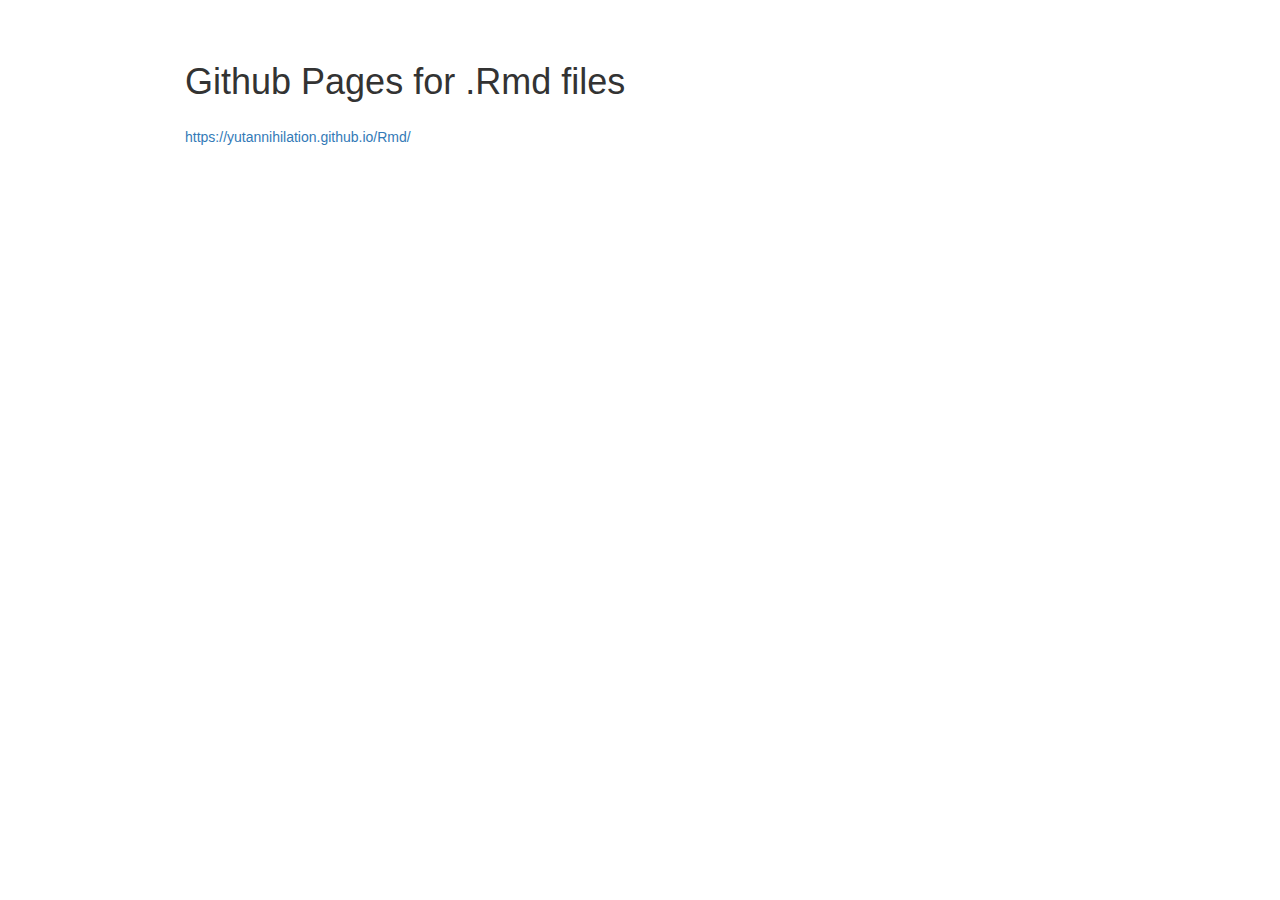
<file: README.html>
<!DOCTYPE html>

<html xmlns="http://www.w3.org/1999/xhtml">

<head>

<meta charset="utf-8">
<meta http-equiv="Content-Type" content="text/html; charset=utf-8" />
<meta name="generator" content="pandoc" />



<title></title>

<script src="libs/jquery-1.11.0/jquery.min.js"></script>
<meta name="viewport" content="width=device-width, initial-scale=1" />
<script src="libs/bootstrap-3.3.1/js/bootstrap.min.js"></script>
<script src="libs/bootstrap-3.3.1/shim/html5shiv.min.js"></script>
<script src="libs/bootstrap-3.3.1/shim/respond.min.js"></script>
<style type="text/css">
/*!
 * Bootstrap v3.3.1 (http://getbootstrap.com)
 * Copyright 2011-2014 Twitter, Inc.
 * Licensed under MIT (https://github.com/twbs/bootstrap/blob/master/LICENSE)
 *//*! normalize.css v3.0.2 | MIT License | git.io/normalize */html{font-family:sans-serif;-webkit-text-size-adjust:100%;-ms-text-size-adjust:100%}body{margin:0}article,aside,details,figcaption,figure,footer,header,hgroup,main,menu,nav,section,summary{display:block}audio,canvas,progress,video{display:inline-block;vertical-align:baseline}audio:not([controls]){display:none;height:0}[hidden],template{display:none}a{background-color:transparent}a:active,a:hover{outline:0}abbr[title]{border-bottom:1px dotted}b,strong{font-weight:700}dfn{font-style:italic}h1{margin:.67em 0;font-size:2em}mark{color:#000;background:#ff0}small{font-size:80%}sub,sup{position:relative;font-size:75%;line-height:0;vertical-align:baseline}sup{top:-.5em}sub{bottom:-.25em}img{border:0}svg:not(:root){overflow:hidden}figure{margin:1em 40px}hr{height:0;-webkit-box-sizing:content-box;-moz-box-sizing:content-box;box-sizing:content-box}pre{overflow:auto}code,kbd,pre,samp{font-family:monospace,monospace;font-size:1em}button,input,optgroup,select,textarea{margin:0;font:inherit;color:inherit}button{overflow:visible}button,select{text-transform:none}button,html input[type=button],input[type=reset],input[type=submit]{-webkit-appearance:button;cursor:pointer}button[disabled],html input[disabled]{cursor:default}button::-moz-focus-inner,input::-moz-focus-inner{padding:0;border:0}input{line-height:normal}input[type=checkbox],input[type=radio]{-webkit-box-sizing:border-box;-moz-box-sizing:border-box;box-sizing:border-box;padding:0}input[type=number]::-webkit-inner-spin-button,input[type=number]::-webkit-outer-spin-button{height:auto}input[type=search]{-webkit-box-sizing:content-box;-moz-box-sizing:content-box;box-sizing:content-box;-webkit-appearance:textfield}input[type=search]::-webkit-search-cancel-button,input[type=search]::-webkit-search-decoration{-webkit-appearance:none}fieldset{padding:.35em .625em .75em;margin:0 2px;border:1px solid silver}legend{padding:0;border:0}textarea{overflow:auto}optgroup{font-weight:700}table{border-spacing:0;border-collapse:collapse}td,th{padding:0}/*! Source: https://github.com/h5bp/html5-boilerplate/blob/master/src/css/main.css */@media print{*,:before,:after{color:#000!important;text-shadow:none!important;background:transparent!important;-webkit-box-shadow:none!important;box-shadow:none!important}a,a:visited{text-decoration:underline}a[href]:after{content:" (" attr(href) ")"}abbr[title]:after{content:" (" attr(title) ")"}a[href^="#"]:after,a[href^="javascript:"]:after{content:""}pre,blockquote{border:1px solid #999;page-break-inside:avoid}thead{display:table-header-group}tr,img{page-break-inside:avoid}img{max-width:100%!important}p,h2,h3{orphans:3;widows:3}h2,h3{page-break-after:avoid}select{background:#fff!important}.navbar{display:none}.btn>.caret,.dropup>.btn>.caret{border-top-color:#000!important}.label{border:1px solid #000}.table{border-collapse:collapse!important}.table td,.table th{background-color:#fff!important}.table-bordered th,.table-bordered td{border:1px solid #ddd!important}}@font-face{font-family:'Glyphicons Halflings';src:url(../fonts/glyphicons-halflings-regular.eot);src:url(../fonts/glyphicons-halflings-regular.eot?#iefix) format('embedded-opentype'),url(../fonts/glyphicons-halflings-regular.woff) format('woff'),url(../fonts/glyphicons-halflings-regular.ttf) format('truetype'),url(../fonts/glyphicons-halflings-regular.svg#glyphicons_halflingsregular) format('svg')}.glyphicon{position:relative;top:1px;display:inline-block;font-family:'Glyphicons Halflings';font-style:normal;font-weight:400;line-height:1;-webkit-font-smoothing:antialiased;-moz-osx-font-smoothing:grayscale}.glyphicon-asterisk:before{content:"\2a"}.glyphicon-plus:before{content:"\2b"}.glyphicon-euro:before,.glyphicon-eur:before{content:"\20ac"}.glyphicon-minus:before{content:"\2212"}.glyphicon-cloud:before{content:"\2601"}.glyphicon-envelope:before{content:"\2709"}.glyphicon-pencil:before{content:"\270f"}.glyphicon-glass:before{content:"\e001"}.glyphicon-music:before{content:"\e002"}.glyphicon-search:before{content:"\e003"}.glyphicon-heart:before{content:"\e005"}.glyphicon-star:before{content:"\e006"}.glyphicon-star-empty:before{content:"\e007"}.glyphicon-user:before{content:"\e008"}.glyphicon-film:before{content:"\e009"}.glyphicon-th-large:before{content:"\e010"}.glyphicon-th:before{content:"\e011"}.glyphicon-th-list:before{content:"\e012"}.glyphicon-ok:before{content:"\e013"}.glyphicon-remove:before{content:"\e014"}.glyphicon-zoom-in:before{content:"\e015"}.glyphicon-zoom-out:before{content:"\e016"}.glyphicon-off:before{content:"\e017"}.glyphicon-signal:before{content:"\e018"}.glyphicon-cog:before{content:"\e019"}.glyphicon-trash:before{content:"\e020"}.glyphicon-home:before{content:"\e021"}.glyphicon-file:before{content:"\e022"}.glyphicon-time:before{content:"\e023"}.glyphicon-road:before{content:"\e024"}.glyphicon-download-alt:before{content:"\e025"}.glyphicon-download:before{content:"\e026"}.glyphicon-upload:before{content:"\e027"}.glyphicon-inbox:before{content:"\e028"}.glyphicon-play-circle:before{content:"\e029"}.glyphicon-repeat:before{content:"\e030"}.glyphicon-refresh:before{content:"\e031"}.glyphicon-list-alt:before{content:"\e032"}.glyphicon-lock:before{content:"\e033"}.glyphicon-flag:before{content:"\e034"}.glyphicon-headphones:before{content:"\e035"}.glyphicon-volume-off:before{content:"\e036"}.glyphicon-volume-down:before{content:"\e037"}.glyphicon-volume-up:before{content:"\e038"}.glyphicon-qrcode:before{content:"\e039"}.glyphicon-barcode:before{content:"\e040"}.glyphicon-tag:before{content:"\e041"}.glyphicon-tags:before{content:"\e042"}.glyphicon-book:before{content:"\e043"}.glyphicon-bookmark:before{content:"\e044"}.glyphicon-print:before{content:"\e045"}.glyphicon-camera:before{content:"\e046"}.glyphicon-font:before{content:"\e047"}.glyphicon-bold:before{content:"\e048"}.glyphicon-italic:before{content:"\e049"}.glyphicon-text-height:before{content:"\e050"}.glyphicon-text-width:before{content:"\e051"}.glyphicon-align-left:before{content:"\e052"}.glyphicon-align-center:before{content:"\e053"}.glyphicon-align-right:before{content:"\e054"}.glyphicon-align-justify:before{content:"\e055"}.glyphicon-list:before{content:"\e056"}.glyphicon-indent-left:before{content:"\e057"}.glyphicon-indent-right:before{content:"\e058"}.glyphicon-facetime-video:before{content:"\e059"}.glyphicon-picture:before{content:"\e060"}.glyphicon-map-marker:before{content:"\e062"}.glyphicon-adjust:before{content:"\e063"}.glyphicon-tint:before{content:"\e064"}.glyphicon-edit:before{content:"\e065"}.glyphicon-share:before{content:"\e066"}.glyphicon-check:before{content:"\e067"}.glyphicon-move:before{content:"\e068"}.glyphicon-step-backward:before{content:"\e069"}.glyphicon-fast-backward:before{content:"\e070"}.glyphicon-backward:before{content:"\e071"}.glyphicon-play:before{content:"\e072"}.glyphicon-pause:before{content:"\e073"}.glyphicon-stop:before{content:"\e074"}.glyphicon-forward:before{content:"\e075"}.glyphicon-fast-forward:before{content:"\e076"}.glyphicon-step-forward:before{content:"\e077"}.glyphicon-eject:before{content:"\e078"}.glyphicon-chevron-left:before{content:"\e079"}.glyphicon-chevron-right:before{content:"\e080"}.glyphicon-plus-sign:before{content:"\e081"}.glyphicon-minus-sign:before{content:"\e082"}.glyphicon-remove-sign:before{content:"\e083"}.glyphicon-ok-sign:before{content:"\e084"}.glyphicon-question-sign:before{content:"\e085"}.glyphicon-info-sign:before{content:"\e086"}.glyphicon-screenshot:before{content:"\e087"}.glyphicon-remove-circle:before{content:"\e088"}.glyphicon-ok-circle:before{content:"\e089"}.glyphicon-ban-circle:before{content:"\e090"}.glyphicon-arrow-left:before{content:"\e091"}.glyphicon-arrow-right:before{content:"\e092"}.glyphicon-arrow-up:before{content:"\e093"}.glyphicon-arrow-down:before{content:"\e094"}.glyphicon-share-alt:before{content:"\e095"}.glyphicon-resize-full:before{content:"\e096"}.glyphicon-resize-small:before{content:"\e097"}.glyphicon-exclamation-sign:before{content:"\e101"}.glyphicon-gift:before{content:"\e102"}.glyphicon-leaf:before{content:"\e103"}.glyphicon-fire:before{content:"\e104"}.glyphicon-eye-open:before{content:"\e105"}.glyphicon-eye-close:before{content:"\e106"}.glyphicon-warning-sign:before{content:"\e107"}.glyphicon-plane:before{content:"\e108"}.glyphicon-calendar:before{content:"\e109"}.glyphicon-random:before{content:"\e110"}.glyphicon-comment:before{content:"\e111"}.glyphicon-magnet:before{content:"\e112"}.glyphicon-chevron-up:before{content:"\e113"}.glyphicon-chevron-down:before{content:"\e114"}.glyphicon-retweet:before{content:"\e115"}.glyphicon-shopping-cart:before{content:"\e116"}.glyphicon-folder-close:before{content:"\e117"}.glyphicon-folder-open:before{content:"\e118"}.glyphicon-resize-vertical:before{content:"\e119"}.glyphicon-resize-horizontal:before{content:"\e120"}.glyphicon-hdd:before{content:"\e121"}.glyphicon-bullhorn:before{content:"\e122"}.glyphicon-bell:before{content:"\e123"}.glyphicon-certificate:before{content:"\e124"}.glyphicon-thumbs-up:before{content:"\e125"}.glyphicon-thumbs-down:before{content:"\e126"}.glyphicon-hand-right:before{content:"\e127"}.glyphicon-hand-left:before{content:"\e128"}.glyphicon-hand-up:before{content:"\e129"}.glyphicon-hand-down:before{content:"\e130"}.glyphicon-circle-arrow-right:before{content:"\e131"}.glyphicon-circle-arrow-left:before{content:"\e132"}.glyphicon-circle-arrow-up:before{content:"\e133"}.glyphicon-circle-arrow-down:before{content:"\e134"}.glyphicon-globe:before{content:"\e135"}.glyphicon-wrench:before{content:"\e136"}.glyphicon-tasks:before{content:"\e137"}.glyphicon-filter:before{content:"\e138"}.glyphicon-briefcase:before{content:"\e139"}.glyphicon-fullscreen:before{content:"\e140"}.glyphicon-dashboard:before{content:"\e141"}.glyphicon-paperclip:before{content:"\e142"}.glyphicon-heart-empty:before{content:"\e143"}.glyphicon-link:before{content:"\e144"}.glyphicon-phone:before{content:"\e145"}.glyphicon-pushpin:before{content:"\e146"}.glyphicon-usd:before{content:"\e148"}.glyphicon-gbp:before{content:"\e149"}.glyphicon-sort:before{content:"\e150"}.glyphicon-sort-by-alphabet:before{content:"\e151"}.glyphicon-sort-by-alphabet-alt:before{content:"\e152"}.glyphicon-sort-by-order:before{content:"\e153"}.glyphicon-sort-by-order-alt:before{content:"\e154"}.glyphicon-sort-by-attributes:before{content:"\e155"}.glyphicon-sort-by-attributes-alt:before{content:"\e156"}.glyphicon-unchecked:before{content:"\e157"}.glyphicon-expand:before{content:"\e158"}.glyphicon-collapse-down:before{content:"\e159"}.glyphicon-collapse-up:before{content:"\e160"}.glyphicon-log-in:before{content:"\e161"}.glyphicon-flash:before{content:"\e162"}.glyphicon-log-out:before{content:"\e163"}.glyphicon-new-window:before{content:"\e164"}.glyphicon-record:before{content:"\e165"}.glyphicon-save:before{content:"\e166"}.glyphicon-open:before{content:"\e167"}.glyphicon-saved:before{content:"\e168"}.glyphicon-import:before{content:"\e169"}.glyphicon-export:before{content:"\e170"}.glyphicon-send:before{content:"\e171"}.glyphicon-floppy-disk:before{content:"\e172"}.glyphicon-floppy-saved:before{content:"\e173"}.glyphicon-floppy-remove:before{content:"\e174"}.glyphicon-floppy-save:before{content:"\e175"}.glyphicon-floppy-open:before{content:"\e176"}.glyphicon-credit-card:before{content:"\e177"}.glyphicon-transfer:before{content:"\e178"}.glyphicon-cutlery:before{content:"\e179"}.glyphicon-header:before{content:"\e180"}.glyphicon-compressed:before{content:"\e181"}.glyphicon-earphone:before{content:"\e182"}.glyphicon-phone-alt:before{content:"\e183"}.glyphicon-tower:before{content:"\e184"}.glyphicon-stats:before{content:"\e185"}.glyphicon-sd-video:before{content:"\e186"}.glyphicon-hd-video:before{content:"\e187"}.glyphicon-subtitles:before{content:"\e188"}.glyphicon-sound-stereo:before{content:"\e189"}.glyphicon-sound-dolby:before{content:"\e190"}.glyphicon-sound-5-1:before{content:"\e191"}.glyphicon-sound-6-1:before{content:"\e192"}.glyphicon-sound-7-1:before{content:"\e193"}.glyphicon-copyright-mark:before{content:"\e194"}.glyphicon-registration-mark:before{content:"\e195"}.glyphicon-cloud-download:before{content:"\e197"}.glyphicon-cloud-upload:before{content:"\e198"}.glyphicon-tree-conifer:before{content:"\e199"}.glyphicon-tree-deciduous:before{content:"\e200"}*{-webkit-box-sizing:border-box;-moz-box-sizing:border-box;box-sizing:border-box}:before,:after{-webkit-box-sizing:border-box;-moz-box-sizing:border-box;box-sizing:border-box}html{font-size:10px;-webkit-tap-highlight-color:rgba(0,0,0,0)}body{font-family:"Helvetica Neue",Helvetica,Arial,sans-serif;font-size:14px;line-height:1.42857143;color:#333;background-color:#fff}input,button,select,textarea{font-family:inherit;font-size:inherit;line-height:inherit}a{color:#337ab7;text-decoration:none}a:hover,a:focus{color:#23527c;text-decoration:underline}a:focus{outline:thin dotted;outline:5px auto -webkit-focus-ring-color;outline-offset:-2px}figure{margin:0}img{vertical-align:middle}.img-responsive,.thumbnail>img,.thumbnail a>img,.carousel-inner>.item>img,.carousel-inner>.item>a>img{display:block;max-width:100%;height:auto}.img-rounded{border-radius:6px}.img-thumbnail{display:inline-block;max-width:100%;height:auto;padding:4px;line-height:1.42857143;background-color:#fff;border:1px solid #ddd;border-radius:4px;-webkit-transition:all .2s ease-in-out;-o-transition:all .2s ease-in-out;transition:all .2s ease-in-out}.img-circle{border-radius:50%}hr{margin-top:20px;margin-bottom:20px;border:0;border-top:1px solid #eee}.sr-only{position:absolute;width:1px;height:1px;padding:0;margin:-1px;overflow:hidden;clip:rect(0,0,0,0);border:0}.sr-only-focusable:active,.sr-only-focusable:focus{position:static;width:auto;height:auto;margin:0;overflow:visible;clip:auto}h1,h2,h3,h4,h5,h6,.h1,.h2,.h3,.h4,.h5,.h6{font-family:inherit;font-weight:500;line-height:1.1;color:inherit}h1 small,h2 small,h3 small,h4 small,h5 small,h6 small,.h1 small,.h2 small,.h3 small,.h4 small,.h5 small,.h6 small,h1 .small,h2 .small,h3 .small,h4 .small,h5 .small,h6 .small,.h1 .small,.h2 .small,.h3 .small,.h4 .small,.h5 .small,.h6 .small{font-weight:400;line-height:1;color:#777}h1,.h1,h2,.h2,h3,.h3{margin-top:20px;margin-bottom:10px}h1 small,.h1 small,h2 small,.h2 small,h3 small,.h3 small,h1 .small,.h1 .small,h2 .small,.h2 .small,h3 .small,.h3 .small{font-size:65%}h4,.h4,h5,.h5,h6,.h6{margin-top:10px;margin-bottom:10px}h4 small,.h4 small,h5 small,.h5 small,h6 small,.h6 small,h4 .small,.h4 .small,h5 .small,.h5 .small,h6 .small,.h6 .small{font-size:75%}h1,.h1{font-size:36px}h2,.h2{font-size:30px}h3,.h3{font-size:24px}h4,.h4{font-size:18px}h5,.h5{font-size:14px}h6,.h6{font-size:12px}p{margin:0 0 10px}.lead{margin-bottom:20px;font-size:16px;font-weight:300;line-height:1.4}@media (min-width:768px){.lead{font-size:21px}}small,.small{font-size:85%}mark,.mark{padding:.2em;background-color:#fcf8e3}.text-left{text-align:left}.text-right{text-align:right}.text-center{text-align:center}.text-justify{text-align:justify}.text-nowrap{white-space:nowrap}.text-lowercase{text-transform:lowercase}.text-uppercase{text-transform:uppercase}.text-capitalize{text-transform:capitalize}.text-muted{color:#777}.text-primary{color:#337ab7}a.text-primary:hover{color:#286090}.text-success{color:#3c763d}a.text-success:hover{color:#2b542c}.text-info{color:#31708f}a.text-info:hover{color:#245269}.text-warning{color:#8a6d3b}a.text-warning:hover{color:#66512c}.text-danger{color:#a94442}a.text-danger:hover{color:#843534}.bg-primary{color:#fff;background-color:#337ab7}a.bg-primary:hover{background-color:#286090}.bg-success{background-color:#dff0d8}a.bg-success:hover{background-color:#c1e2b3}.bg-info{background-color:#d9edf7}a.bg-info:hover{background-color:#afd9ee}.bg-warning{background-color:#fcf8e3}a.bg-warning:hover{background-color:#f7ecb5}.bg-danger{background-color:#f2dede}a.bg-danger:hover{background-color:#e4b9b9}.page-header{padding-bottom:9px;margin:40px 0 20px;border-bottom:1px solid #eee}ul,ol{margin-top:0;margin-bottom:10px}ul ul,ol ul,ul ol,ol ol{margin-bottom:0}.list-unstyled{padding-left:0;list-style:none}.list-inline{padding-left:0;margin-left:-5px;list-style:none}.list-inline>li{display:inline-block;padding-right:5px;padding-left:5px}dl{margin-top:0;margin-bottom:20px}dt,dd{line-height:1.42857143}dt{font-weight:700}dd{margin-left:0}@media (min-width:768px){.dl-horizontal dt{float:left;width:160px;overflow:hidden;clear:left;text-align:right;text-overflow:ellipsis;white-space:nowrap}.dl-horizontal dd{margin-left:180px}}abbr[title],abbr[data-original-title]{cursor:help;border-bottom:1px dotted #777}.initialism{font-size:90%;text-transform:uppercase}blockquote{padding:10px 20px;margin:0 0 20px;font-size:17.5px;border-left:5px solid #eee}blockquote p:last-child,blockquote ul:last-child,blockquote ol:last-child{margin-bottom:0}blockquote footer,blockquote small,blockquote .small{display:block;font-size:80%;line-height:1.42857143;color:#777}blockquote footer:before,blockquote small:before,blockquote .small:before{content:'\2014 \00A0'}.blockquote-reverse,blockquote.pull-right{padding-right:15px;padding-left:0;text-align:right;border-right:5px solid #eee;border-left:0}.blockquote-reverse footer:before,blockquote.pull-right footer:before,.blockquote-reverse small:before,blockquote.pull-right small:before,.blockquote-reverse .small:before,blockquote.pull-right .small:before{content:''}.blockquote-reverse footer:after,blockquote.pull-right footer:after,.blockquote-reverse small:after,blockquote.pull-right small:after,.blockquote-reverse .small:after,blockquote.pull-right .small:after{content:'\00A0 \2014'}address{margin-bottom:20px;font-style:normal;line-height:1.42857143}code,kbd,pre,samp{font-family:monospace}code{padding:2px 4px;font-size:90%;color:#c7254e;background-color:#f9f2f4;border-radius:4px}kbd{padding:2px 4px;font-size:90%;color:#fff;background-color:#333;border-radius:3px;-webkit-box-shadow:inset 0 -1px 0 rgba(0,0,0,.25);box-shadow:inset 0 -1px 0 rgba(0,0,0,.25)}kbd kbd{padding:0;font-size:100%;font-weight:700;-webkit-box-shadow:none;box-shadow:none}pre{display:block;padding:9.5px;margin:0 0 10px;font-size:13px;line-height:1.42857143;color:#333;word-break:break-all;word-wrap:break-word;background-color:#f5f5f5;border:1px solid #ccc;border-radius:4px}pre code{padding:0;font-size:inherit;color:inherit;white-space:pre-wrap;background-color:transparent;border-radius:0}.pre-scrollable{max-height:340px;overflow-y:scroll}.container{padding-right:15px;padding-left:15px;margin-right:auto;margin-left:auto}@media (min-width:768px){.container{width:750px}}@media (min-width:992px){.container{width:970px}}@media (min-width:1200px){.container{width:1170px}}.container-fluid{padding-right:15px;padding-left:15px;margin-right:auto;margin-left:auto}.row{margin-right:-15px;margin-left:-15px}.col-xs-1,.col-sm-1,.col-md-1,.col-lg-1,.col-xs-2,.col-sm-2,.col-md-2,.col-lg-2,.col-xs-3,.col-sm-3,.col-md-3,.col-lg-3,.col-xs-4,.col-sm-4,.col-md-4,.col-lg-4,.col-xs-5,.col-sm-5,.col-md-5,.col-lg-5,.col-xs-6,.col-sm-6,.col-md-6,.col-lg-6,.col-xs-7,.col-sm-7,.col-md-7,.col-lg-7,.col-xs-8,.col-sm-8,.col-md-8,.col-lg-8,.col-xs-9,.col-sm-9,.col-md-9,.col-lg-9,.col-xs-10,.col-sm-10,.col-md-10,.col-lg-10,.col-xs-11,.col-sm-11,.col-md-11,.col-lg-11,.col-xs-12,.col-sm-12,.col-md-12,.col-lg-12{position:relative;min-height:1px;padding-right:15px;padding-left:15px}.col-xs-1,.col-xs-2,.col-xs-3,.col-xs-4,.col-xs-5,.col-xs-6,.col-xs-7,.col-xs-8,.col-xs-9,.col-xs-10,.col-xs-11,.col-xs-12{float:left}.col-xs-12{width:100%}.col-xs-11{width:91.66666667%}.col-xs-10{width:83.33333333%}.col-xs-9{width:75%}.col-xs-8{width:66.66666667%}.col-xs-7{width:58.33333333%}.col-xs-6{width:50%}.col-xs-5{width:41.66666667%}.col-xs-4{width:33.33333333%}.col-xs-3{width:25%}.col-xs-2{width:16.66666667%}.col-xs-1{width:8.33333333%}.col-xs-pull-12{right:100%}.col-xs-pull-11{right:91.66666667%}.col-xs-pull-10{right:83.33333333%}.col-xs-pull-9{right:75%}.col-xs-pull-8{right:66.66666667%}.col-xs-pull-7{right:58.33333333%}.col-xs-pull-6{right:50%}.col-xs-pull-5{right:41.66666667%}.col-xs-pull-4{right:33.33333333%}.col-xs-pull-3{right:25%}.col-xs-pull-2{right:16.66666667%}.col-xs-pull-1{right:8.33333333%}.col-xs-pull-0{right:auto}.col-xs-push-12{left:100%}.col-xs-push-11{left:91.66666667%}.col-xs-push-10{left:83.33333333%}.col-xs-push-9{left:75%}.col-xs-push-8{left:66.66666667%}.col-xs-push-7{left:58.33333333%}.col-xs-push-6{left:50%}.col-xs-push-5{left:41.66666667%}.col-xs-push-4{left:33.33333333%}.col-xs-push-3{left:25%}.col-xs-push-2{left:16.66666667%}.col-xs-push-1{left:8.33333333%}.col-xs-push-0{left:auto}.col-xs-offset-12{margin-left:100%}.col-xs-offset-11{margin-left:91.66666667%}.col-xs-offset-10{margin-left:83.33333333%}.col-xs-offset-9{margin-left:75%}.col-xs-offset-8{margin-left:66.66666667%}.col-xs-offset-7{margin-left:58.33333333%}.col-xs-offset-6{margin-left:50%}.col-xs-offset-5{margin-left:41.66666667%}.col-xs-offset-4{margin-left:33.33333333%}.col-xs-offset-3{margin-left:25%}.col-xs-offset-2{margin-left:16.66666667%}.col-xs-offset-1{margin-left:8.33333333%}.col-xs-offset-0{margin-left:0}@media (min-width:768px){.col-sm-1,.col-sm-2,.col-sm-3,.col-sm-4,.col-sm-5,.col-sm-6,.col-sm-7,.col-sm-8,.col-sm-9,.col-sm-10,.col-sm-11,.col-sm-12{float:left}.col-sm-12{width:100%}.col-sm-11{width:91.66666667%}.col-sm-10{width:83.33333333%}.col-sm-9{width:75%}.col-sm-8{width:66.66666667%}.col-sm-7{width:58.33333333%}.col-sm-6{width:50%}.col-sm-5{width:41.66666667%}.col-sm-4{width:33.33333333%}.col-sm-3{width:25%}.col-sm-2{width:16.66666667%}.col-sm-1{width:8.33333333%}.col-sm-pull-12{right:100%}.col-sm-pull-11{right:91.66666667%}.col-sm-pull-10{right:83.33333333%}.col-sm-pull-9{right:75%}.col-sm-pull-8{right:66.66666667%}.col-sm-pull-7{right:58.33333333%}.col-sm-pull-6{right:50%}.col-sm-pull-5{right:41.66666667%}.col-sm-pull-4{right:33.33333333%}.col-sm-pull-3{right:25%}.col-sm-pull-2{right:16.66666667%}.col-sm-pull-1{right:8.33333333%}.col-sm-pull-0{right:auto}.col-sm-push-12{left:100%}.col-sm-push-11{left:91.66666667%}.col-sm-push-10{left:83.33333333%}.col-sm-push-9{left:75%}.col-sm-push-8{left:66.66666667%}.col-sm-push-7{left:58.33333333%}.col-sm-push-6{left:50%}.col-sm-push-5{left:41.66666667%}.col-sm-push-4{left:33.33333333%}.col-sm-push-3{left:25%}.col-sm-push-2{left:16.66666667%}.col-sm-push-1{left:8.33333333%}.col-sm-push-0{left:auto}.col-sm-offset-12{margin-left:100%}.col-sm-offset-11{margin-left:91.66666667%}.col-sm-offset-10{margin-left:83.33333333%}.col-sm-offset-9{margin-left:75%}.col-sm-offset-8{margin-left:66.66666667%}.col-sm-offset-7{margin-left:58.33333333%}.col-sm-offset-6{margin-left:50%}.col-sm-offset-5{margin-left:41.66666667%}.col-sm-offset-4{margin-left:33.33333333%}.col-sm-offset-3{margin-left:25%}.col-sm-offset-2{margin-left:16.66666667%}.col-sm-offset-1{margin-left:8.33333333%}.col-sm-offset-0{margin-left:0}}@media (min-width:992px){.col-md-1,.col-md-2,.col-md-3,.col-md-4,.col-md-5,.col-md-6,.col-md-7,.col-md-8,.col-md-9,.col-md-10,.col-md-11,.col-md-12{float:left}.col-md-12{width:100%}.col-md-11{width:91.66666667%}.col-md-10{width:83.33333333%}.col-md-9{width:75%}.col-md-8{width:66.66666667%}.col-md-7{width:58.33333333%}.col-md-6{width:50%}.col-md-5{width:41.66666667%}.col-md-4{width:33.33333333%}.col-md-3{width:25%}.col-md-2{width:16.66666667%}.col-md-1{width:8.33333333%}.col-md-pull-12{right:100%}.col-md-pull-11{right:91.66666667%}.col-md-pull-10{right:83.33333333%}.col-md-pull-9{right:75%}.col-md-pull-8{right:66.66666667%}.col-md-pull-7{right:58.33333333%}.col-md-pull-6{right:50%}.col-md-pull-5{right:41.66666667%}.col-md-pull-4{right:33.33333333%}.col-md-pull-3{right:25%}.col-md-pull-2{right:16.66666667%}.col-md-pull-1{right:8.33333333%}.col-md-pull-0{right:auto}.col-md-push-12{left:100%}.col-md-push-11{left:91.66666667%}.col-md-push-10{left:83.33333333%}.col-md-push-9{left:75%}.col-md-push-8{left:66.66666667%}.col-md-push-7{left:58.33333333%}.col-md-push-6{left:50%}.col-md-push-5{left:41.66666667%}.col-md-push-4{left:33.33333333%}.col-md-push-3{left:25%}.col-md-push-2{left:16.66666667%}.col-md-push-1{left:8.33333333%}.col-md-push-0{left:auto}.col-md-offset-12{margin-left:100%}.col-md-offset-11{margin-left:91.66666667%}.col-md-offset-10{margin-left:83.33333333%}.col-md-offset-9{margin-left:75%}.col-md-offset-8{margin-left:66.66666667%}.col-md-offset-7{margin-left:58.33333333%}.col-md-offset-6{margin-left:50%}.col-md-offset-5{margin-left:41.66666667%}.col-md-offset-4{margin-left:33.33333333%}.col-md-offset-3{margin-left:25%}.col-md-offset-2{margin-left:16.66666667%}.col-md-offset-1{margin-left:8.33333333%}.col-md-offset-0{margin-left:0}}@media (min-width:1200px){.col-lg-1,.col-lg-2,.col-lg-3,.col-lg-4,.col-lg-5,.col-lg-6,.col-lg-7,.col-lg-8,.col-lg-9,.col-lg-10,.col-lg-11,.col-lg-12{float:left}.col-lg-12{width:100%}.col-lg-11{width:91.66666667%}.col-lg-10{width:83.33333333%}.col-lg-9{width:75%}.col-lg-8{width:66.66666667%}.col-lg-7{width:58.33333333%}.col-lg-6{width:50%}.col-lg-5{width:41.66666667%}.col-lg-4{width:33.33333333%}.col-lg-3{width:25%}.col-lg-2{width:16.66666667%}.col-lg-1{width:8.33333333%}.col-lg-pull-12{right:100%}.col-lg-pull-11{right:91.66666667%}.col-lg-pull-10{right:83.33333333%}.col-lg-pull-9{right:75%}.col-lg-pull-8{right:66.66666667%}.col-lg-pull-7{right:58.33333333%}.col-lg-pull-6{right:50%}.col-lg-pull-5{right:41.66666667%}.col-lg-pull-4{right:33.33333333%}.col-lg-pull-3{right:25%}.col-lg-pull-2{right:16.66666667%}.col-lg-pull-1{right:8.33333333%}.col-lg-pull-0{right:auto}.col-lg-push-12{left:100%}.col-lg-push-11{left:91.66666667%}.col-lg-push-10{left:83.33333333%}.col-lg-push-9{left:75%}.col-lg-push-8{left:66.66666667%}.col-lg-push-7{left:58.33333333%}.col-lg-push-6{left:50%}.col-lg-push-5{left:41.66666667%}.col-lg-push-4{left:33.33333333%}.col-lg-push-3{left:25%}.col-lg-push-2{left:16.66666667%}.col-lg-push-1{left:8.33333333%}.col-lg-push-0{left:auto}.col-lg-offset-12{margin-left:100%}.col-lg-offset-11{margin-left:91.66666667%}.col-lg-offset-10{margin-left:83.33333333%}.col-lg-offset-9{margin-left:75%}.col-lg-offset-8{margin-left:66.66666667%}.col-lg-offset-7{margin-left:58.33333333%}.col-lg-offset-6{margin-left:50%}.col-lg-offset-5{margin-left:41.66666667%}.col-lg-offset-4{margin-left:33.33333333%}.col-lg-offset-3{margin-left:25%}.col-lg-offset-2{margin-left:16.66666667%}.col-lg-offset-1{margin-left:8.33333333%}.col-lg-offset-0{margin-left:0}}table{background-color:transparent}caption{padding-top:8px;padding-bottom:8px;color:#777;text-align:left}th{}.table{width:100%;max-width:100%;margin-bottom:20px}.table>thead>tr>th,.table>tbody>tr>th,.table>tfoot>tr>th,.table>thead>tr>td,.table>tbody>tr>td,.table>tfoot>tr>td{padding:8px;line-height:1.42857143;vertical-align:top;border-top:1px solid #ddd}.table>thead>tr>th{vertical-align:bottom;border-bottom:2px solid #ddd}.table>caption+thead>tr:first-child>th,.table>colgroup+thead>tr:first-child>th,.table>thead:first-child>tr:first-child>th,.table>caption+thead>tr:first-child>td,.table>colgroup+thead>tr:first-child>td,.table>thead:first-child>tr:first-child>td{border-top:0}.table>tbody+tbody{border-top:2px solid #ddd}.table .table{background-color:#fff}.table-condensed>thead>tr>th,.table-condensed>tbody>tr>th,.table-condensed>tfoot>tr>th,.table-condensed>thead>tr>td,.table-condensed>tbody>tr>td,.table-condensed>tfoot>tr>td{padding:5px}.table-bordered{border:1px solid #ddd}.table-bordered>thead>tr>th,.table-bordered>tbody>tr>th,.table-bordered>tfoot>tr>th,.table-bordered>thead>tr>td,.table-bordered>tbody>tr>td,.table-bordered>tfoot>tr>td{border:1px solid #ddd}.table-bordered>thead>tr>th,.table-bordered>thead>tr>td{border-bottom-width:2px}.table-striped>tbody>tr:nth-child(odd){background-color:#f9f9f9}.table-hover>tbody>tr:hover{background-color:#f5f5f5}table col[class*=col-]{position:static;display:table-column;float:none}table td[class*=col-],table th[class*=col-]{position:static;display:table-cell;float:none}.table>thead>tr>td.active,.table>tbody>tr>td.active,.table>tfoot>tr>td.active,.table>thead>tr>th.active,.table>tbody>tr>th.active,.table>tfoot>tr>th.active,.table>thead>tr.active>td,.table>tbody>tr.active>td,.table>tfoot>tr.active>td,.table>thead>tr.active>th,.table>tbody>tr.active>th,.table>tfoot>tr.active>th{background-color:#f5f5f5}.table-hover>tbody>tr>td.active:hover,.table-hover>tbody>tr>th.active:hover,.table-hover>tbody>tr.active:hover>td,.table-hover>tbody>tr:hover>.active,.table-hover>tbody>tr.active:hover>th{background-color:#e8e8e8}.table>thead>tr>td.success,.table>tbody>tr>td.success,.table>tfoot>tr>td.success,.table>thead>tr>th.success,.table>tbody>tr>th.success,.table>tfoot>tr>th.success,.table>thead>tr.success>td,.table>tbody>tr.success>td,.table>tfoot>tr.success>td,.table>thead>tr.success>th,.table>tbody>tr.success>th,.table>tfoot>tr.success>th{background-color:#dff0d8}.table-hover>tbody>tr>td.success:hover,.table-hover>tbody>tr>th.success:hover,.table-hover>tbody>tr.success:hover>td,.table-hover>tbody>tr:hover>.success,.table-hover>tbody>tr.success:hover>th{background-color:#d0e9c6}.table>thead>tr>td.info,.table>tbody>tr>td.info,.table>tfoot>tr>td.info,.table>thead>tr>th.info,.table>tbody>tr>th.info,.table>tfoot>tr>th.info,.table>thead>tr.info>td,.table>tbody>tr.info>td,.table>tfoot>tr.info>td,.table>thead>tr.info>th,.table>tbody>tr.info>th,.table>tfoot>tr.info>th{background-color:#d9edf7}.table-hover>tbody>tr>td.info:hover,.table-hover>tbody>tr>th.info:hover,.table-hover>tbody>tr.info:hover>td,.table-hover>tbody>tr:hover>.info,.table-hover>tbody>tr.info:hover>th{background-color:#c4e3f3}.table>thead>tr>td.warning,.table>tbody>tr>td.warning,.table>tfoot>tr>td.warning,.table>thead>tr>th.warning,.table>tbody>tr>th.warning,.table>tfoot>tr>th.warning,.table>thead>tr.warning>td,.table>tbody>tr.warning>td,.table>tfoot>tr.warning>td,.table>thead>tr.warning>th,.table>tbody>tr.warning>th,.table>tfoot>tr.warning>th{background-color:#fcf8e3}.table-hover>tbody>tr>td.warning:hover,.table-hover>tbody>tr>th.warning:hover,.table-hover>tbody>tr.warning:hover>td,.table-hover>tbody>tr:hover>.warning,.table-hover>tbody>tr.warning:hover>th{background-color:#faf2cc}.table>thead>tr>td.danger,.table>tbody>tr>td.danger,.table>tfoot>tr>td.danger,.table>thead>tr>th.danger,.table>tbody>tr>th.danger,.table>tfoot>tr>th.danger,.table>thead>tr.danger>td,.table>tbody>tr.danger>td,.table>tfoot>tr.danger>td,.table>thead>tr.danger>th,.table>tbody>tr.danger>th,.table>tfoot>tr.danger>th{background-color:#f2dede}.table-hover>tbody>tr>td.danger:hover,.table-hover>tbody>tr>th.danger:hover,.table-hover>tbody>tr.danger:hover>td,.table-hover>tbody>tr:hover>.danger,.table-hover>tbody>tr.danger:hover>th{background-color:#ebcccc}.table-responsive{min-height:.01%;overflow-x:auto}@media screen and (max-width:767px){.table-responsive{width:100%;margin-bottom:15px;overflow-y:hidden;-ms-overflow-style:-ms-autohiding-scrollbar;border:1px solid #ddd}.table-responsive>.table{margin-bottom:0}.table-responsive>.table>thead>tr>th,.table-responsive>.table>tbody>tr>th,.table-responsive>.table>tfoot>tr>th,.table-responsive>.table>thead>tr>td,.table-responsive>.table>tbody>tr>td,.table-responsive>.table>tfoot>tr>td{white-space:nowrap}.table-responsive>.table-bordered{border:0}.table-responsive>.table-bordered>thead>tr>th:first-child,.table-responsive>.table-bordered>tbody>tr>th:first-child,.table-responsive>.table-bordered>tfoot>tr>th:first-child,.table-responsive>.table-bordered>thead>tr>td:first-child,.table-responsive>.table-bordered>tbody>tr>td:first-child,.table-responsive>.table-bordered>tfoot>tr>td:first-child{border-left:0}.table-responsive>.table-bordered>thead>tr>th:last-child,.table-responsive>.table-bordered>tbody>tr>th:last-child,.table-responsive>.table-bordered>tfoot>tr>th:last-child,.table-responsive>.table-bordered>thead>tr>td:last-child,.table-responsive>.table-bordered>tbody>tr>td:last-child,.table-responsive>.table-bordered>tfoot>tr>td:last-child{border-right:0}.table-responsive>.table-bordered>tbody>tr:last-child>th,.table-responsive>.table-bordered>tfoot>tr:last-child>th,.table-responsive>.table-bordered>tbody>tr:last-child>td,.table-responsive>.table-bordered>tfoot>tr:last-child>td{border-bottom:0}}fieldset{min-width:0;padding:0;margin:0;border:0}legend{display:block;width:100%;padding:0;margin-bottom:20px;font-size:21px;line-height:inherit;color:#333;border:0;border-bottom:1px solid #e5e5e5}label{display:inline-block;max-width:100%;margin-bottom:5px;font-weight:700}input[type=search]{-webkit-box-sizing:border-box;-moz-box-sizing:border-box;box-sizing:border-box}input[type=radio],input[type=checkbox]{margin:4px 0 0;margin-top:1px \9;line-height:normal}input[type=file]{display:block}input[type=range]{display:block;width:100%}select[multiple],select[size]{height:auto}input[type=file]:focus,input[type=radio]:focus,input[type=checkbox]:focus{outline:thin dotted;outline:5px auto -webkit-focus-ring-color;outline-offset:-2px}output{display:block;padding-top:7px;font-size:14px;line-height:1.42857143;color:#555}.form-control{display:block;width:100%;height:34px;padding:6px 12px;font-size:14px;line-height:1.42857143;color:#555;background-color:#fff;background-image:none;border:1px solid #ccc;border-radius:4px;-webkit-box-shadow:inset 0 1px 1px rgba(0,0,0,.075);box-shadow:inset 0 1px 1px rgba(0,0,0,.075);-webkit-transition:border-color ease-in-out .15s,-webkit-box-shadow ease-in-out .15s;-o-transition:border-color ease-in-out .15s,box-shadow ease-in-out .15s;transition:border-color ease-in-out .15s,box-shadow ease-in-out .15s}.form-control:focus{border-color:#66afe9;outline:0;-webkit-box-shadow:inset 0 1px 1px rgba(0,0,0,.075),0 0 8px rgba(102,175,233,.6);box-shadow:inset 0 1px 1px rgba(0,0,0,.075),0 0 8px rgba(102,175,233,.6)}.form-control::-moz-placeholder{color:#999;opacity:1}.form-control:-ms-input-placeholder{color:#999}.form-control::-webkit-input-placeholder{color:#999}.form-control[disabled],.form-control[readonly],fieldset[disabled] .form-control{cursor:not-allowed;background-color:#eee;opacity:1}textarea.form-control{height:auto}input[type=search]{-webkit-appearance:none}@media screen and (-webkit-min-device-pixel-ratio:0){input[type=date],input[type=time],input[type=datetime-local],input[type=month]{line-height:34px}input[type=date].input-sm,input[type=time].input-sm,input[type=datetime-local].input-sm,input[type=month].input-sm{line-height:30px}input[type=date].input-lg,input[type=time].input-lg,input[type=datetime-local].input-lg,input[type=month].input-lg{line-height:46px}}.form-group{margin-bottom:15px}.radio,.checkbox{position:relative;display:block;margin-top:10px;margin-bottom:10px}.radio label,.checkbox label{min-height:20px;padding-left:20px;margin-bottom:0;font-weight:400;cursor:pointer}.radio input[type=radio],.radio-inline input[type=radio],.checkbox input[type=checkbox],.checkbox-inline input[type=checkbox]{position:absolute;margin-top:4px \9;margin-left:-20px}.radio+.radio,.checkbox+.checkbox{margin-top:-5px}.radio-inline,.checkbox-inline{display:inline-block;padding-left:20px;margin-bottom:0;font-weight:400;vertical-align:middle;cursor:pointer}.radio-inline+.radio-inline,.checkbox-inline+.checkbox-inline{margin-top:0;margin-left:10px}input[type=radio][disabled],input[type=checkbox][disabled],input[type=radio].disabled,input[type=checkbox].disabled,fieldset[disabled] input[type=radio],fieldset[disabled] input[type=checkbox]{cursor:not-allowed}.radio-inline.disabled,.checkbox-inline.disabled,fieldset[disabled] .radio-inline,fieldset[disabled] .checkbox-inline{cursor:not-allowed}.radio.disabled label,.checkbox.disabled label,fieldset[disabled] .radio label,fieldset[disabled] .checkbox label{cursor:not-allowed}.form-control-static{padding-top:7px;padding-bottom:7px;margin-bottom:0}.form-control-static.input-lg,.form-control-static.input-sm{padding-right:0;padding-left:0}.input-sm,.form-group-sm .form-control{height:30px;padding:5px 10px;font-size:12px;line-height:1.5;border-radius:3px}select.input-sm,select.form-group-sm .form-control{height:30px;line-height:30px}textarea.input-sm,textarea.form-group-sm .form-control,select[multiple].input-sm,select[multiple].form-group-sm .form-control{height:auto}.input-lg,.form-group-lg .form-control{height:46px;padding:10px 16px;font-size:18px;line-height:1.33;border-radius:6px}select.input-lg,select.form-group-lg .form-control{height:46px;line-height:46px}textarea.input-lg,textarea.form-group-lg .form-control,select[multiple].input-lg,select[multiple].form-group-lg .form-control{height:auto}.has-feedback{position:relative}.has-feedback .form-control{padding-right:42.5px}.form-control-feedback{position:absolute;top:0;right:0;z-index:2;display:block;width:34px;height:34px;line-height:34px;text-align:center;pointer-events:none}.input-lg+.form-control-feedback{width:46px;height:46px;line-height:46px}.input-sm+.form-control-feedback{width:30px;height:30px;line-height:30px}.has-success .help-block,.has-success .control-label,.has-success .radio,.has-success .checkbox,.has-success .radio-inline,.has-success .checkbox-inline,.has-success.radio label,.has-success.checkbox label,.has-success.radio-inline label,.has-success.checkbox-inline label{color:#3c763d}.has-success .form-control{border-color:#3c763d;-webkit-box-shadow:inset 0 1px 1px rgba(0,0,0,.075);box-shadow:inset 0 1px 1px rgba(0,0,0,.075)}.has-success .form-control:focus{border-color:#2b542c;-webkit-box-shadow:inset 0 1px 1px rgba(0,0,0,.075),0 0 6px #67b168;box-shadow:inset 0 1px 1px rgba(0,0,0,.075),0 0 6px #67b168}.has-success .input-group-addon{color:#3c763d;background-color:#dff0d8;border-color:#3c763d}.has-success .form-control-feedback{color:#3c763d}.has-warning .help-block,.has-warning .control-label,.has-warning .radio,.has-warning .checkbox,.has-warning .radio-inline,.has-warning .checkbox-inline,.has-warning.radio label,.has-warning.checkbox label,.has-warning.radio-inline label,.has-warning.checkbox-inline label{color:#8a6d3b}.has-warning .form-control{border-color:#8a6d3b;-webkit-box-shadow:inset 0 1px 1px rgba(0,0,0,.075);box-shadow:inset 0 1px 1px rgba(0,0,0,.075)}.has-warning .form-control:focus{border-color:#66512c;-webkit-box-shadow:inset 0 1px 1px rgba(0,0,0,.075),0 0 6px #c0a16b;box-shadow:inset 0 1px 1px rgba(0,0,0,.075),0 0 6px #c0a16b}.has-warning .input-group-addon{color:#8a6d3b;background-color:#fcf8e3;border-color:#8a6d3b}.has-warning .form-control-feedback{color:#8a6d3b}.has-error .help-block,.has-error .control-label,.has-error .radio,.has-error .checkbox,.has-error .radio-inline,.has-error .checkbox-inline,.has-error.radio label,.has-error.checkbox label,.has-error.radio-inline label,.has-error.checkbox-inline label{color:#a94442}.has-error .form-control{border-color:#a94442;-webkit-box-shadow:inset 0 1px 1px rgba(0,0,0,.075);box-shadow:inset 0 1px 1px rgba(0,0,0,.075)}.has-error .form-control:focus{border-color:#843534;-webkit-box-shadow:inset 0 1px 1px rgba(0,0,0,.075),0 0 6px #ce8483;box-shadow:inset 0 1px 1px rgba(0,0,0,.075),0 0 6px #ce8483}.has-error .input-group-addon{color:#a94442;background-color:#f2dede;border-color:#a94442}.has-error .form-control-feedback{color:#a94442}.has-feedback label~.form-control-feedback{top:25px}.has-feedback label.sr-only~.form-control-feedback{top:0}.help-block{display:block;margin-top:5px;margin-bottom:10px;color:#737373}@media (min-width:768px){.form-inline .form-group{display:inline-block;margin-bottom:0;vertical-align:middle}.form-inline .form-control{display:inline-block;width:auto;vertical-align:middle}.form-inline .form-control-static{display:inline-block}.form-inline .input-group{display:inline-table;vertical-align:middle}.form-inline .input-group .input-group-addon,.form-inline .input-group .input-group-btn,.form-inline .input-group .form-control{width:auto}.form-inline .input-group>.form-control{width:100%}.form-inline .control-label{margin-bottom:0;vertical-align:middle}.form-inline .radio,.form-inline .checkbox{display:inline-block;margin-top:0;margin-bottom:0;vertical-align:middle}.form-inline .radio label,.form-inline .checkbox label{padding-left:0}.form-inline .radio input[type=radio],.form-inline .checkbox input[type=checkbox]{position:relative;margin-left:0}.form-inline .has-feedback .form-control-feedback{top:0}}.form-horizontal .radio,.form-horizontal .checkbox,.form-horizontal .radio-inline,.form-horizontal .checkbox-inline{padding-top:7px;margin-top:0;margin-bottom:0}.form-horizontal .radio,.form-horizontal .checkbox{min-height:27px}.form-horizontal .form-group{margin-right:-15px;margin-left:-15px}@media (min-width:768px){.form-horizontal .control-label{padding-top:7px;margin-bottom:0;text-align:right}}.form-horizontal .has-feedback .form-control-feedback{right:15px}@media (min-width:768px){.form-horizontal .form-group-lg .control-label{padding-top:14.3px}}@media (min-width:768px){.form-horizontal .form-group-sm .control-label{padding-top:6px}}.btn{display:inline-block;padding:6px 12px;margin-bottom:0;font-size:14px;font-weight:400;line-height:1.42857143;text-align:center;white-space:nowrap;vertical-align:middle;-ms-touch-action:manipulation;touch-action:manipulation;cursor:pointer;-webkit-user-select:none;-moz-user-select:none;-ms-user-select:none;user-select:none;background-image:none;border:1px solid transparent;border-radius:4px}.btn:focus,.btn:active:focus,.btn.active:focus,.btn.focus,.btn:active.focus,.btn.active.focus{outline:thin dotted;outline:5px auto -webkit-focus-ring-color;outline-offset:-2px}.btn:hover,.btn:focus,.btn.focus{color:#333;text-decoration:none}.btn:active,.btn.active{background-image:none;outline:0;-webkit-box-shadow:inset 0 3px 5px rgba(0,0,0,.125);box-shadow:inset 0 3px 5px rgba(0,0,0,.125)}.btn.disabled,.btn[disabled],fieldset[disabled] .btn{pointer-events:none;cursor:not-allowed;filter:alpha(opacity=65);-webkit-box-shadow:none;box-shadow:none;opacity:.65}.btn-default{color:#333;background-color:#fff;border-color:#ccc}.btn-default:hover,.btn-default:focus,.btn-default.focus,.btn-default:active,.btn-default.active,.open>.dropdown-toggle.btn-default{color:#333;background-color:#e6e6e6;border-color:#adadad}.btn-default:active,.btn-default.active,.open>.dropdown-toggle.btn-default{background-image:none}.btn-default.disabled,.btn-default[disabled],fieldset[disabled] .btn-default,.btn-default.disabled:hover,.btn-default[disabled]:hover,fieldset[disabled] .btn-default:hover,.btn-default.disabled:focus,.btn-default[disabled]:focus,fieldset[disabled] .btn-default:focus,.btn-default.disabled.focus,.btn-default[disabled].focus,fieldset[disabled] .btn-default.focus,.btn-default.disabled:active,.btn-default[disabled]:active,fieldset[disabled] .btn-default:active,.btn-default.disabled.active,.btn-default[disabled].active,fieldset[disabled] .btn-default.active{background-color:#fff;border-color:#ccc}.btn-default .badge{color:#fff;background-color:#333}.btn-primary{color:#fff;background-color:#337ab7;border-color:#2e6da4}.btn-primary:hover,.btn-primary:focus,.btn-primary.focus,.btn-primary:active,.btn-primary.active,.open>.dropdown-toggle.btn-primary{color:#fff;background-color:#286090;border-color:#204d74}.btn-primary:active,.btn-primary.active,.open>.dropdown-toggle.btn-primary{background-image:none}.btn-primary.disabled,.btn-primary[disabled],fieldset[disabled] .btn-primary,.btn-primary.disabled:hover,.btn-primary[disabled]:hover,fieldset[disabled] .btn-primary:hover,.btn-primary.disabled:focus,.btn-primary[disabled]:focus,fieldset[disabled] .btn-primary:focus,.btn-primary.disabled.focus,.btn-primary[disabled].focus,fieldset[disabled] .btn-primary.focus,.btn-primary.disabled:active,.btn-primary[disabled]:active,fieldset[disabled] .btn-primary:active,.btn-primary.disabled.active,.btn-primary[disabled].active,fieldset[disabled] .btn-primary.active{background-color:#337ab7;border-color:#2e6da4}.btn-primary .badge{color:#337ab7;background-color:#fff}.btn-success{color:#fff;background-color:#5cb85c;border-color:#4cae4c}.btn-success:hover,.btn-success:focus,.btn-success.focus,.btn-success:active,.btn-success.active,.open>.dropdown-toggle.btn-success{color:#fff;background-color:#449d44;border-color:#398439}.btn-success:active,.btn-success.active,.open>.dropdown-toggle.btn-success{background-image:none}.btn-success.disabled,.btn-success[disabled],fieldset[disabled] .btn-success,.btn-success.disabled:hover,.btn-success[disabled]:hover,fieldset[disabled] .btn-success:hover,.btn-success.disabled:focus,.btn-success[disabled]:focus,fieldset[disabled] .btn-success:focus,.btn-success.disabled.focus,.btn-success[disabled].focus,fieldset[disabled] .btn-success.focus,.btn-success.disabled:active,.btn-success[disabled]:active,fieldset[disabled] .btn-success:active,.btn-success.disabled.active,.btn-success[disabled].active,fieldset[disabled] .btn-success.active{background-color:#5cb85c;border-color:#4cae4c}.btn-success .badge{color:#5cb85c;background-color:#fff}.btn-info{color:#fff;background-color:#5bc0de;border-color:#46b8da}.btn-info:hover,.btn-info:focus,.btn-info.focus,.btn-info:active,.btn-info.active,.open>.dropdown-toggle.btn-info{color:#fff;background-color:#31b0d5;border-color:#269abc}.btn-info:active,.btn-info.active,.open>.dropdown-toggle.btn-info{background-image:none}.btn-info.disabled,.btn-info[disabled],fieldset[disabled] .btn-info,.btn-info.disabled:hover,.btn-info[disabled]:hover,fieldset[disabled] .btn-info:hover,.btn-info.disabled:focus,.btn-info[disabled]:focus,fieldset[disabled] .btn-info:focus,.btn-info.disabled.focus,.btn-info[disabled].focus,fieldset[disabled] .btn-info.focus,.btn-info.disabled:active,.btn-info[disabled]:active,fieldset[disabled] .btn-info:active,.btn-info.disabled.active,.btn-info[disabled].active,fieldset[disabled] .btn-info.active{background-color:#5bc0de;border-color:#46b8da}.btn-info .badge{color:#5bc0de;background-color:#fff}.btn-warning{color:#fff;background-color:#f0ad4e;border-color:#eea236}.btn-warning:hover,.btn-warning:focus,.btn-warning.focus,.btn-warning:active,.btn-warning.active,.open>.dropdown-toggle.btn-warning{color:#fff;background-color:#ec971f;border-color:#d58512}.btn-warning:active,.btn-warning.active,.open>.dropdown-toggle.btn-warning{background-image:none}.btn-warning.disabled,.btn-warning[disabled],fieldset[disabled] .btn-warning,.btn-warning.disabled:hover,.btn-warning[disabled]:hover,fieldset[disabled] .btn-warning:hover,.btn-warning.disabled:focus,.btn-warning[disabled]:focus,fieldset[disabled] .btn-warning:focus,.btn-warning.disabled.focus,.btn-warning[disabled].focus,fieldset[disabled] .btn-warning.focus,.btn-warning.disabled:active,.btn-warning[disabled]:active,fieldset[disabled] .btn-warning:active,.btn-warning.disabled.active,.btn-warning[disabled].active,fieldset[disabled] .btn-warning.active{background-color:#f0ad4e;border-color:#eea236}.btn-warning .badge{color:#f0ad4e;background-color:#fff}.btn-danger{color:#fff;background-color:#d9534f;border-color:#d43f3a}.btn-danger:hover,.btn-danger:focus,.btn-danger.focus,.btn-danger:active,.btn-danger.active,.open>.dropdown-toggle.btn-danger{color:#fff;background-color:#c9302c;border-color:#ac2925}.btn-danger:active,.btn-danger.active,.open>.dropdown-toggle.btn-danger{background-image:none}.btn-danger.disabled,.btn-danger[disabled],fieldset[disabled] .btn-danger,.btn-danger.disabled:hover,.btn-danger[disabled]:hover,fieldset[disabled] .btn-danger:hover,.btn-danger.disabled:focus,.btn-danger[disabled]:focus,fieldset[disabled] .btn-danger:focus,.btn-danger.disabled.focus,.btn-danger[disabled].focus,fieldset[disabled] .btn-danger.focus,.btn-danger.disabled:active,.btn-danger[disabled]:active,fieldset[disabled] .btn-danger:active,.btn-danger.disabled.active,.btn-danger[disabled].active,fieldset[disabled] .btn-danger.active{background-color:#d9534f;border-color:#d43f3a}.btn-danger .badge{color:#d9534f;background-color:#fff}.btn-link{font-weight:400;color:#337ab7;border-radius:0}.btn-link,.btn-link:active,.btn-link.active,.btn-link[disabled],fieldset[disabled] .btn-link{background-color:transparent;-webkit-box-shadow:none;box-shadow:none}.btn-link,.btn-link:hover,.btn-link:focus,.btn-link:active{border-color:transparent}.btn-link:hover,.btn-link:focus{color:#23527c;text-decoration:underline;background-color:transparent}.btn-link[disabled]:hover,fieldset[disabled] .btn-link:hover,.btn-link[disabled]:focus,fieldset[disabled] .btn-link:focus{color:#777;text-decoration:none}.btn-lg,.btn-group-lg>.btn{padding:10px 16px;font-size:18px;line-height:1.33;border-radius:6px}.btn-sm,.btn-group-sm>.btn{padding:5px 10px;font-size:12px;line-height:1.5;border-radius:3px}.btn-xs,.btn-group-xs>.btn{padding:1px 5px;font-size:12px;line-height:1.5;border-radius:3px}.btn-block{display:block;width:100%}.btn-block+.btn-block{margin-top:5px}input[type=submit].btn-block,input[type=reset].btn-block,input[type=button].btn-block{width:100%}.fade{opacity:0;-webkit-transition:opacity .15s linear;-o-transition:opacity .15s linear;transition:opacity .15s linear}.fade.in{opacity:1}.collapse{display:none;visibility:hidden}.collapse.in{display:block;visibility:visible}tr.collapse.in{display:table-row}tbody.collapse.in{display:table-row-group}.collapsing{position:relative;height:0;overflow:hidden;-webkit-transition-timing-function:ease;-o-transition-timing-function:ease;transition-timing-function:ease;-webkit-transition-duration:.35s;-o-transition-duration:.35s;transition-duration:.35s;-webkit-transition-property:height,visibility;-o-transition-property:height,visibility;transition-property:height,visibility}.caret{display:inline-block;width:0;height:0;margin-left:2px;vertical-align:middle;border-top:4px solid;border-right:4px solid transparent;border-left:4px solid transparent}.dropdown{position:relative}.dropdown-toggle:focus{outline:0}.dropdown-menu{position:absolute;top:100%;left:0;z-index:1000;display:none;float:left;min-width:160px;padding:5px 0;margin:2px 0 0;font-size:14px;text-align:left;list-style:none;background-color:#fff;-webkit-background-clip:padding-box;background-clip:padding-box;border:1px solid #ccc;border:1px solid rgba(0,0,0,.15);border-radius:4px;-webkit-box-shadow:0 6px 12px rgba(0,0,0,.175);box-shadow:0 6px 12px rgba(0,0,0,.175)}.dropdown-menu.pull-right{right:0;left:auto}.dropdown-menu .divider{height:1px;margin:9px 0;overflow:hidden;background-color:#e5e5e5}.dropdown-menu>li>a{display:block;padding:3px 20px;clear:both;font-weight:400;line-height:1.42857143;color:#333;white-space:nowrap}.dropdown-menu>li>a:hover,.dropdown-menu>li>a:focus{color:#262626;text-decoration:none;background-color:#f5f5f5}.dropdown-menu>.active>a,.dropdown-menu>.active>a:hover,.dropdown-menu>.active>a:focus{color:#fff;text-decoration:none;background-color:#337ab7;outline:0}.dropdown-menu>.disabled>a,.dropdown-menu>.disabled>a:hover,.dropdown-menu>.disabled>a:focus{color:#777}.dropdown-menu>.disabled>a:hover,.dropdown-menu>.disabled>a:focus{text-decoration:none;cursor:not-allowed;background-color:transparent;background-image:none;filter:progid:DXImageTransform.Microsoft.gradient(enabled=false)}.open>.dropdown-menu{display:block}.open>a{outline:0}.dropdown-menu-right{right:0;left:auto}.dropdown-menu-left{right:auto;left:0}.dropdown-header{display:block;padding:3px 20px;font-size:12px;line-height:1.42857143;color:#777;white-space:nowrap}.dropdown-backdrop{position:fixed;top:0;right:0;bottom:0;left:0;z-index:990}.pull-right>.dropdown-menu{right:0;left:auto}.dropup .caret,.navbar-fixed-bottom .dropdown .caret{content:"";border-top:0;border-bottom:4px solid}.dropup .dropdown-menu,.navbar-fixed-bottom .dropdown .dropdown-menu{top:auto;bottom:100%;margin-bottom:1px}@media (min-width:768px){.navbar-right .dropdown-menu{right:0;left:auto}.navbar-right .dropdown-menu-left{right:auto;left:0}}.btn-group,.btn-group-vertical{position:relative;display:inline-block;vertical-align:middle}.btn-group>.btn,.btn-group-vertical>.btn{position:relative;float:left}.btn-group>.btn:hover,.btn-group-vertical>.btn:hover,.btn-group>.btn:focus,.btn-group-vertical>.btn:focus,.btn-group>.btn:active,.btn-group-vertical>.btn:active,.btn-group>.btn.active,.btn-group-vertical>.btn.active{z-index:2}.btn-group .btn+.btn,.btn-group .btn+.btn-group,.btn-group .btn-group+.btn,.btn-group .btn-group+.btn-group{margin-left:-1px}.btn-toolbar{margin-left:-5px}.btn-toolbar .btn-group,.btn-toolbar .input-group{float:left}.btn-toolbar>.btn,.btn-toolbar>.btn-group,.btn-toolbar>.input-group{margin-left:5px}.btn-group>.btn:not(:first-child):not(:last-child):not(.dropdown-toggle){border-radius:0}.btn-group>.btn:first-child{margin-left:0}.btn-group>.btn:first-child:not(:last-child):not(.dropdown-toggle){border-top-right-radius:0;border-bottom-right-radius:0}.btn-group>.btn:last-child:not(:first-child),.btn-group>.dropdown-toggle:not(:first-child){border-top-left-radius:0;border-bottom-left-radius:0}.btn-group>.btn-group{float:left}.btn-group>.btn-group:not(:first-child):not(:last-child)>.btn{border-radius:0}.btn-group>.btn-group:first-child>.btn:last-child,.btn-group>.btn-group:first-child>.dropdown-toggle{border-top-right-radius:0;border-bottom-right-radius:0}.btn-group>.btn-group:last-child>.btn:first-child{border-top-left-radius:0;border-bottom-left-radius:0}.btn-group .dropdown-toggle:active,.btn-group.open .dropdown-toggle{outline:0}.btn-group>.btn+.dropdown-toggle{padding-right:8px;padding-left:8px}.btn-group>.btn-lg+.dropdown-toggle{padding-right:12px;padding-left:12px}.btn-group.open .dropdown-toggle{-webkit-box-shadow:inset 0 3px 5px rgba(0,0,0,.125);box-shadow:inset 0 3px 5px rgba(0,0,0,.125)}.btn-group.open .dropdown-toggle.btn-link{-webkit-box-shadow:none;box-shadow:none}.btn .caret{margin-left:0}.btn-lg .caret{border-width:5px 5px 0;border-bottom-width:0}.dropup .btn-lg .caret{border-width:0 5px 5px}.btn-group-vertical>.btn,.btn-group-vertical>.btn-group,.btn-group-vertical>.btn-group>.btn{display:block;float:none;width:100%;max-width:100%}.btn-group-vertical>.btn-group>.btn{float:none}.btn-group-vertical>.btn+.btn,.btn-group-vertical>.btn+.btn-group,.btn-group-vertical>.btn-group+.btn,.btn-group-vertical>.btn-group+.btn-group{margin-top:-1px;margin-left:0}.btn-group-vertical>.btn:not(:first-child):not(:last-child){border-radius:0}.btn-group-vertical>.btn:first-child:not(:last-child){border-top-right-radius:4px;border-bottom-right-radius:0;border-bottom-left-radius:0}.btn-group-vertical>.btn:last-child:not(:first-child){border-top-left-radius:0;border-top-right-radius:0;border-bottom-left-radius:4px}.btn-group-vertical>.btn-group:not(:first-child):not(:last-child)>.btn{border-radius:0}.btn-group-vertical>.btn-group:first-child:not(:last-child)>.btn:last-child,.btn-group-vertical>.btn-group:first-child:not(:last-child)>.dropdown-toggle{border-bottom-right-radius:0;border-bottom-left-radius:0}.btn-group-vertical>.btn-group:last-child:not(:first-child)>.btn:first-child{border-top-left-radius:0;border-top-right-radius:0}.btn-group-justified{display:table;width:100%;table-layout:fixed;border-collapse:separate}.btn-group-justified>.btn,.btn-group-justified>.btn-group{display:table-cell;float:none;width:1%}.btn-group-justified>.btn-group .btn{width:100%}.btn-group-justified>.btn-group .dropdown-menu{left:auto}[data-toggle=buttons]>.btn input[type=radio],[data-toggle=buttons]>.btn-group>.btn input[type=radio],[data-toggle=buttons]>.btn input[type=checkbox],[data-toggle=buttons]>.btn-group>.btn input[type=checkbox]{position:absolute;clip:rect(0,0,0,0);pointer-events:none}.input-group{position:relative;display:table;border-collapse:separate}.input-group[class*=col-]{float:none;padding-right:0;padding-left:0}.input-group .form-control{position:relative;z-index:2;float:left;width:100%;margin-bottom:0}.input-group-lg>.form-control,.input-group-lg>.input-group-addon,.input-group-lg>.input-group-btn>.btn{height:46px;padding:10px 16px;font-size:18px;line-height:1.33;border-radius:6px}select.input-group-lg>.form-control,select.input-group-lg>.input-group-addon,select.input-group-lg>.input-group-btn>.btn{height:46px;line-height:46px}textarea.input-group-lg>.form-control,textarea.input-group-lg>.input-group-addon,textarea.input-group-lg>.input-group-btn>.btn,select[multiple].input-group-lg>.form-control,select[multiple].input-group-lg>.input-group-addon,select[multiple].input-group-lg>.input-group-btn>.btn{height:auto}.input-group-sm>.form-control,.input-group-sm>.input-group-addon,.input-group-sm>.input-group-btn>.btn{height:30px;padding:5px 10px;font-size:12px;line-height:1.5;border-radius:3px}select.input-group-sm>.form-control,select.input-group-sm>.input-group-addon,select.input-group-sm>.input-group-btn>.btn{height:30px;line-height:30px}textarea.input-group-sm>.form-control,textarea.input-group-sm>.input-group-addon,textarea.input-group-sm>.input-group-btn>.btn,select[multiple].input-group-sm>.form-control,select[multiple].input-group-sm>.input-group-addon,select[multiple].input-group-sm>.input-group-btn>.btn{height:auto}.input-group-addon,.input-group-btn,.input-group .form-control{display:table-cell}.input-group-addon:not(:first-child):not(:last-child),.input-group-btn:not(:first-child):not(:last-child),.input-group .form-control:not(:first-child):not(:last-child){border-radius:0}.input-group-addon,.input-group-btn{width:1%;white-space:nowrap;vertical-align:middle}.input-group-addon{padding:6px 12px;font-size:14px;font-weight:400;line-height:1;color:#555;text-align:center;background-color:#eee;border:1px solid #ccc;border-radius:4px}.input-group-addon.input-sm{padding:5px 10px;font-size:12px;border-radius:3px}.input-group-addon.input-lg{padding:10px 16px;font-size:18px;border-radius:6px}.input-group-addon input[type=radio],.input-group-addon input[type=checkbox]{margin-top:0}.input-group .form-control:first-child,.input-group-addon:first-child,.input-group-btn:first-child>.btn,.input-group-btn:first-child>.btn-group>.btn,.input-group-btn:first-child>.dropdown-toggle,.input-group-btn:last-child>.btn:not(:last-child):not(.dropdown-toggle),.input-group-btn:last-child>.btn-group:not(:last-child)>.btn{border-top-right-radius:0;border-bottom-right-radius:0}.input-group-addon:first-child{border-right:0}.input-group .form-control:last-child,.input-group-addon:last-child,.input-group-btn:last-child>.btn,.input-group-btn:last-child>.btn-group>.btn,.input-group-btn:last-child>.dropdown-toggle,.input-group-btn:first-child>.btn:not(:first-child),.input-group-btn:first-child>.btn-group:not(:first-child)>.btn{border-top-left-radius:0;border-bottom-left-radius:0}.input-group-addon:last-child{border-left:0}.input-group-btn{position:relative;font-size:0;white-space:nowrap}.input-group-btn>.btn{position:relative}.input-group-btn>.btn+.btn{margin-left:-1px}.input-group-btn>.btn:hover,.input-group-btn>.btn:focus,.input-group-btn>.btn:active{z-index:2}.input-group-btn:first-child>.btn,.input-group-btn:first-child>.btn-group{margin-right:-1px}.input-group-btn:last-child>.btn,.input-group-btn:last-child>.btn-group{margin-left:-1px}.nav{padding-left:0;margin-bottom:0;list-style:none}.nav>li{position:relative;display:block}.nav>li>a{position:relative;display:block;padding:10px 15px}.nav>li>a:hover,.nav>li>a:focus{text-decoration:none;background-color:#eee}.nav>li.disabled>a{color:#777}.nav>li.disabled>a:hover,.nav>li.disabled>a:focus{color:#777;text-decoration:none;cursor:not-allowed;background-color:transparent}.nav .open>a,.nav .open>a:hover,.nav .open>a:focus{background-color:#eee;border-color:#337ab7}.nav .nav-divider{height:1px;margin:9px 0;overflow:hidden;background-color:#e5e5e5}.nav>li>a>img{max-width:none}.nav-tabs{border-bottom:1px solid #ddd}.nav-tabs>li{float:left;margin-bottom:-1px}.nav-tabs>li>a{margin-right:2px;line-height:1.42857143;border:1px solid transparent;border-radius:4px 4px 0 0}.nav-tabs>li>a:hover{border-color:#eee #eee #ddd}.nav-tabs>li.active>a,.nav-tabs>li.active>a:hover,.nav-tabs>li.active>a:focus{color:#555;cursor:default;background-color:#fff;border:1px solid #ddd;border-bottom-color:transparent}.nav-tabs.nav-justified{width:100%;border-bottom:0}.nav-tabs.nav-justified>li{float:none}.nav-tabs.nav-justified>li>a{margin-bottom:5px;text-align:center}.nav-tabs.nav-justified>.dropdown .dropdown-menu{top:auto;left:auto}@media (min-width:768px){.nav-tabs.nav-justified>li{display:table-cell;width:1%}.nav-tabs.nav-justified>li>a{margin-bottom:0}}.nav-tabs.nav-justified>li>a{margin-right:0;border-radius:4px}.nav-tabs.nav-justified>.active>a,.nav-tabs.nav-justified>.active>a:hover,.nav-tabs.nav-justified>.active>a:focus{border:1px solid #ddd}@media (min-width:768px){.nav-tabs.nav-justified>li>a{border-bottom:1px solid #ddd;border-radius:4px 4px 0 0}.nav-tabs.nav-justified>.active>a,.nav-tabs.nav-justified>.active>a:hover,.nav-tabs.nav-justified>.active>a:focus{border-bottom-color:#fff}}.nav-pills>li{float:left}.nav-pills>li>a{border-radius:4px}.nav-pills>li+li{margin-left:2px}.nav-pills>li.active>a,.nav-pills>li.active>a:hover,.nav-pills>li.active>a:focus{color:#fff;background-color:#337ab7}.nav-stacked>li{float:none}.nav-stacked>li+li{margin-top:2px;margin-left:0}.nav-justified{width:100%}.nav-justified>li{float:none}.nav-justified>li>a{margin-bottom:5px;text-align:center}.nav-justified>.dropdown .dropdown-menu{top:auto;left:auto}@media (min-width:768px){.nav-justified>li{display:table-cell;width:1%}.nav-justified>li>a{margin-bottom:0}}.nav-tabs-justified{border-bottom:0}.nav-tabs-justified>li>a{margin-right:0;border-radius:4px}.nav-tabs-justified>.active>a,.nav-tabs-justified>.active>a:hover,.nav-tabs-justified>.active>a:focus{border:1px solid #ddd}@media (min-width:768px){.nav-tabs-justified>li>a{border-bottom:1px solid #ddd;border-radius:4px 4px 0 0}.nav-tabs-justified>.active>a,.nav-tabs-justified>.active>a:hover,.nav-tabs-justified>.active>a:focus{border-bottom-color:#fff}}.tab-content>.tab-pane{display:none;visibility:hidden}.tab-content>.active{display:block;visibility:visible}.nav-tabs .dropdown-menu{margin-top:-1px;border-top-left-radius:0;border-top-right-radius:0}.navbar{position:relative;min-height:50px;margin-bottom:20px;border:1px solid transparent}@media (min-width:768px){.navbar{border-radius:4px}}@media (min-width:768px){.navbar-header{float:left}}.navbar-collapse{padding-right:15px;padding-left:15px;overflow-x:visible;-webkit-overflow-scrolling:touch;border-top:1px solid transparent;-webkit-box-shadow:inset 0 1px 0 rgba(255,255,255,.1);box-shadow:inset 0 1px 0 rgba(255,255,255,.1)}.navbar-collapse.in{overflow-y:auto}@media (min-width:768px){.navbar-collapse{width:auto;border-top:0;-webkit-box-shadow:none;box-shadow:none}.navbar-collapse.collapse{display:block!important;height:auto!important;padding-bottom:0;overflow:visible!important;visibility:visible!important}.navbar-collapse.in{overflow-y:visible}.navbar-fixed-top .navbar-collapse,.navbar-static-top .navbar-collapse,.navbar-fixed-bottom .navbar-collapse{padding-right:0;padding-left:0}}.navbar-fixed-top .navbar-collapse,.navbar-fixed-bottom .navbar-collapse{max-height:340px}@media (max-device-width:480px) and (orientation:landscape){.navbar-fixed-top .navbar-collapse,.navbar-fixed-bottom .navbar-collapse{max-height:200px}}.container>.navbar-header,.container-fluid>.navbar-header,.container>.navbar-collapse,.container-fluid>.navbar-collapse{margin-right:-15px;margin-left:-15px}@media (min-width:768px){.container>.navbar-header,.container-fluid>.navbar-header,.container>.navbar-collapse,.container-fluid>.navbar-collapse{margin-right:0;margin-left:0}}.navbar-static-top{z-index:1000;border-width:0 0 1px}@media (min-width:768px){.navbar-static-top{border-radius:0}}.navbar-fixed-top,.navbar-fixed-bottom{position:fixed;right:0;left:0;z-index:1030}@media (min-width:768px){.navbar-fixed-top,.navbar-fixed-bottom{border-radius:0}}.navbar-fixed-top{top:0;border-width:0 0 1px}.navbar-fixed-bottom{bottom:0;margin-bottom:0;border-width:1px 0 0}.navbar-brand{float:left;height:50px;padding:15px 15px;font-size:18px;line-height:20px}.navbar-brand:hover,.navbar-brand:focus{text-decoration:none}.navbar-brand>img{display:block}@media (min-width:768px){.navbar>.container .navbar-brand,.navbar>.container-fluid .navbar-brand{margin-left:-15px}}.navbar-toggle{position:relative;float:right;padding:9px 10px;margin-top:8px;margin-right:15px;margin-bottom:8px;background-color:transparent;background-image:none;border:1px solid transparent;border-radius:4px}.navbar-toggle:focus{outline:0}.navbar-toggle .icon-bar{display:block;width:22px;height:2px;border-radius:1px}.navbar-toggle .icon-bar+.icon-bar{margin-top:4px}@media (min-width:768px){.navbar-toggle{display:none}}.navbar-nav{margin:7.5px -15px}.navbar-nav>li>a{padding-top:10px;padding-bottom:10px;line-height:20px}@media (max-width:767px){.navbar-nav .open .dropdown-menu{position:static;float:none;width:auto;margin-top:0;background-color:transparent;border:0;-webkit-box-shadow:none;box-shadow:none}.navbar-nav .open .dropdown-menu>li>a,.navbar-nav .open .dropdown-menu .dropdown-header{padding:5px 15px 5px 25px}.navbar-nav .open .dropdown-menu>li>a{line-height:20px}.navbar-nav .open .dropdown-menu>li>a:hover,.navbar-nav .open .dropdown-menu>li>a:focus{background-image:none}}@media (min-width:768px){.navbar-nav{float:left;margin:0}.navbar-nav>li{float:left}.navbar-nav>li>a{padding-top:15px;padding-bottom:15px}}.navbar-form{padding:10px 15px;margin-top:8px;margin-right:-15px;margin-bottom:8px;margin-left:-15px;border-top:1px solid transparent;border-bottom:1px solid transparent;-webkit-box-shadow:inset 0 1px 0 rgba(255,255,255,.1),0 1px 0 rgba(255,255,255,.1);box-shadow:inset 0 1px 0 rgba(255,255,255,.1),0 1px 0 rgba(255,255,255,.1)}@media (min-width:768px){.navbar-form .form-group{display:inline-block;margin-bottom:0;vertical-align:middle}.navbar-form .form-control{display:inline-block;width:auto;vertical-align:middle}.navbar-form .form-control-static{display:inline-block}.navbar-form .input-group{display:inline-table;vertical-align:middle}.navbar-form .input-group .input-group-addon,.navbar-form .input-group .input-group-btn,.navbar-form .input-group .form-control{width:auto}.navbar-form .input-group>.form-control{width:100%}.navbar-form .control-label{margin-bottom:0;vertical-align:middle}.navbar-form .radio,.navbar-form .checkbox{display:inline-block;margin-top:0;margin-bottom:0;vertical-align:middle}.navbar-form .radio label,.navbar-form .checkbox label{padding-left:0}.navbar-form .radio input[type=radio],.navbar-form .checkbox input[type=checkbox]{position:relative;margin-left:0}.navbar-form .has-feedback .form-control-feedback{top:0}}@media (max-width:767px){.navbar-form .form-group{margin-bottom:5px}.navbar-form .form-group:last-child{margin-bottom:0}}@media (min-width:768px){.navbar-form{width:auto;padding-top:0;padding-bottom:0;margin-right:0;margin-left:0;border:0;-webkit-box-shadow:none;box-shadow:none}}.navbar-nav>li>.dropdown-menu{margin-top:0;border-top-left-radius:0;border-top-right-radius:0}.navbar-fixed-bottom .navbar-nav>li>.dropdown-menu{border-top-left-radius:4px;border-top-right-radius:4px;border-bottom-right-radius:0;border-bottom-left-radius:0}.navbar-btn{margin-top:8px;margin-bottom:8px}.navbar-btn.btn-sm{margin-top:10px;margin-bottom:10px}.navbar-btn.btn-xs{margin-top:14px;margin-bottom:14px}.navbar-text{margin-top:15px;margin-bottom:15px}@media (min-width:768px){.navbar-text{float:left;margin-right:15px;margin-left:15px}}@media (min-width:768px){.navbar-left{float:left!important}.navbar-right{float:right!important;margin-right:-15px}.navbar-right~.navbar-right{margin-right:0}}.navbar-default{background-color:#f8f8f8;border-color:#e7e7e7}.navbar-default .navbar-brand{color:#777}.navbar-default .navbar-brand:hover,.navbar-default .navbar-brand:focus{color:#5e5e5e;background-color:transparent}.navbar-default .navbar-text{color:#777}.navbar-default .navbar-nav>li>a{color:#777}.navbar-default .navbar-nav>li>a:hover,.navbar-default .navbar-nav>li>a:focus{color:#333;background-color:transparent}.navbar-default .navbar-nav>.active>a,.navbar-default .navbar-nav>.active>a:hover,.navbar-default .navbar-nav>.active>a:focus{color:#555;background-color:#e7e7e7}.navbar-default .navbar-nav>.disabled>a,.navbar-default .navbar-nav>.disabled>a:hover,.navbar-default .navbar-nav>.disabled>a:focus{color:#ccc;background-color:transparent}.navbar-default .navbar-toggle{border-color:#ddd}.navbar-default .navbar-toggle:hover,.navbar-default .navbar-toggle:focus{background-color:#ddd}.navbar-default .navbar-toggle .icon-bar{background-color:#888}.navbar-default .navbar-collapse,.navbar-default .navbar-form{border-color:#e7e7e7}.navbar-default .navbar-nav>.open>a,.navbar-default .navbar-nav>.open>a:hover,.navbar-default .navbar-nav>.open>a:focus{color:#555;background-color:#e7e7e7}@media (max-width:767px){.navbar-default .navbar-nav .open .dropdown-menu>li>a{color:#777}.navbar-default .navbar-nav .open .dropdown-menu>li>a:hover,.navbar-default .navbar-nav .open .dropdown-menu>li>a:focus{color:#333;background-color:transparent}.navbar-default .navbar-nav .open .dropdown-menu>.active>a,.navbar-default .navbar-nav .open .dropdown-menu>.active>a:hover,.navbar-default .navbar-nav .open .dropdown-menu>.active>a:focus{color:#555;background-color:#e7e7e7}.navbar-default .navbar-nav .open .dropdown-menu>.disabled>a,.navbar-default .navbar-nav .open .dropdown-menu>.disabled>a:hover,.navbar-default .navbar-nav .open .dropdown-menu>.disabled>a:focus{color:#ccc;background-color:transparent}}.navbar-default .navbar-link{color:#777}.navbar-default .navbar-link:hover{color:#333}.navbar-default .btn-link{color:#777}.navbar-default .btn-link:hover,.navbar-default .btn-link:focus{color:#333}.navbar-default .btn-link[disabled]:hover,fieldset[disabled] .navbar-default .btn-link:hover,.navbar-default .btn-link[disabled]:focus,fieldset[disabled] .navbar-default .btn-link:focus{color:#ccc}.navbar-inverse{background-color:#222;border-color:#080808}.navbar-inverse .navbar-brand{color:#9d9d9d}.navbar-inverse .navbar-brand:hover,.navbar-inverse .navbar-brand:focus{color:#fff;background-color:transparent}.navbar-inverse .navbar-text{color:#9d9d9d}.navbar-inverse .navbar-nav>li>a{color:#9d9d9d}.navbar-inverse .navbar-nav>li>a:hover,.navbar-inverse .navbar-nav>li>a:focus{color:#fff;background-color:transparent}.navbar-inverse .navbar-nav>.active>a,.navbar-inverse .navbar-nav>.active>a:hover,.navbar-inverse .navbar-nav>.active>a:focus{color:#fff;background-color:#080808}.navbar-inverse .navbar-nav>.disabled>a,.navbar-inverse .navbar-nav>.disabled>a:hover,.navbar-inverse .navbar-nav>.disabled>a:focus{color:#444;background-color:transparent}.navbar-inverse .navbar-toggle{border-color:#333}.navbar-inverse .navbar-toggle:hover,.navbar-inverse .navbar-toggle:focus{background-color:#333}.navbar-inverse .navbar-toggle .icon-bar{background-color:#fff}.navbar-inverse .navbar-collapse,.navbar-inverse .navbar-form{border-color:#101010}.navbar-inverse .navbar-nav>.open>a,.navbar-inverse .navbar-nav>.open>a:hover,.navbar-inverse .navbar-nav>.open>a:focus{color:#fff;background-color:#080808}@media (max-width:767px){.navbar-inverse .navbar-nav .open .dropdown-menu>.dropdown-header{border-color:#080808}.navbar-inverse .navbar-nav .open .dropdown-menu .divider{background-color:#080808}.navbar-inverse .navbar-nav .open .dropdown-menu>li>a{color:#9d9d9d}.navbar-inverse .navbar-nav .open .dropdown-menu>li>a:hover,.navbar-inverse .navbar-nav .open .dropdown-menu>li>a:focus{color:#fff;background-color:transparent}.navbar-inverse .navbar-nav .open .dropdown-menu>.active>a,.navbar-inverse .navbar-nav .open .dropdown-menu>.active>a:hover,.navbar-inverse .navbar-nav .open .dropdown-menu>.active>a:focus{color:#fff;background-color:#080808}.navbar-inverse .navbar-nav .open .dropdown-menu>.disabled>a,.navbar-inverse .navbar-nav .open .dropdown-menu>.disabled>a:hover,.navbar-inverse .navbar-nav .open .dropdown-menu>.disabled>a:focus{color:#444;background-color:transparent}}.navbar-inverse .navbar-link{color:#9d9d9d}.navbar-inverse .navbar-link:hover{color:#fff}.navbar-inverse .btn-link{color:#9d9d9d}.navbar-inverse .btn-link:hover,.navbar-inverse .btn-link:focus{color:#fff}.navbar-inverse .btn-link[disabled]:hover,fieldset[disabled] .navbar-inverse .btn-link:hover,.navbar-inverse .btn-link[disabled]:focus,fieldset[disabled] .navbar-inverse .btn-link:focus{color:#444}.breadcrumb{padding:8px 15px;margin-bottom:20px;list-style:none;background-color:#f5f5f5;border-radius:4px}.breadcrumb>li{display:inline-block}.breadcrumb>li+li:before{padding:0 5px;color:#ccc;content:"/\00a0"}.breadcrumb>.active{color:#777}.pagination{display:inline-block;padding-left:0;margin:20px 0;border-radius:4px}.pagination>li{display:inline}.pagination>li>a,.pagination>li>span{position:relative;float:left;padding:6px 12px;margin-left:-1px;line-height:1.42857143;color:#337ab7;text-decoration:none;background-color:#fff;border:1px solid #ddd}.pagination>li:first-child>a,.pagination>li:first-child>span{margin-left:0;border-top-left-radius:4px;border-bottom-left-radius:4px}.pagination>li:last-child>a,.pagination>li:last-child>span{border-top-right-radius:4px;border-bottom-right-radius:4px}.pagination>li>a:hover,.pagination>li>span:hover,.pagination>li>a:focus,.pagination>li>span:focus{color:#23527c;background-color:#eee;border-color:#ddd}.pagination>.active>a,.pagination>.active>span,.pagination>.active>a:hover,.pagination>.active>span:hover,.pagination>.active>a:focus,.pagination>.active>span:focus{z-index:2;color:#fff;cursor:default;background-color:#337ab7;border-color:#337ab7}.pagination>.disabled>span,.pagination>.disabled>span:hover,.pagination>.disabled>span:focus,.pagination>.disabled>a,.pagination>.disabled>a:hover,.pagination>.disabled>a:focus{color:#777;cursor:not-allowed;background-color:#fff;border-color:#ddd}.pagination-lg>li>a,.pagination-lg>li>span{padding:10px 16px;font-size:18px}.pagination-lg>li:first-child>a,.pagination-lg>li:first-child>span{border-top-left-radius:6px;border-bottom-left-radius:6px}.pagination-lg>li:last-child>a,.pagination-lg>li:last-child>span{border-top-right-radius:6px;border-bottom-right-radius:6px}.pagination-sm>li>a,.pagination-sm>li>span{padding:5px 10px;font-size:12px}.pagination-sm>li:first-child>a,.pagination-sm>li:first-child>span{border-top-left-radius:3px;border-bottom-left-radius:3px}.pagination-sm>li:last-child>a,.pagination-sm>li:last-child>span{border-top-right-radius:3px;border-bottom-right-radius:3px}.pager{padding-left:0;margin:20px 0;text-align:center;list-style:none}.pager li{display:inline}.pager li>a,.pager li>span{display:inline-block;padding:5px 14px;background-color:#fff;border:1px solid #ddd;border-radius:15px}.pager li>a:hover,.pager li>a:focus{text-decoration:none;background-color:#eee}.pager .next>a,.pager .next>span{float:right}.pager .previous>a,.pager .previous>span{float:left}.pager .disabled>a,.pager .disabled>a:hover,.pager .disabled>a:focus,.pager .disabled>span{color:#777;cursor:not-allowed;background-color:#fff}.label{display:inline;padding:.2em .6em .3em;font-size:75%;font-weight:700;line-height:1;color:#fff;text-align:center;white-space:nowrap;vertical-align:baseline;border-radius:.25em}a.label:hover,a.label:focus{color:#fff;text-decoration:none;cursor:pointer}.label:empty{display:none}.btn .label{position:relative;top:-1px}.label-default{background-color:#777}.label-default[href]:hover,.label-default[href]:focus{background-color:#5e5e5e}.label-primary{background-color:#337ab7}.label-primary[href]:hover,.label-primary[href]:focus{background-color:#286090}.label-success{background-color:#5cb85c}.label-success[href]:hover,.label-success[href]:focus{background-color:#449d44}.label-info{background-color:#5bc0de}.label-info[href]:hover,.label-info[href]:focus{background-color:#31b0d5}.label-warning{background-color:#f0ad4e}.label-warning[href]:hover,.label-warning[href]:focus{background-color:#ec971f}.label-danger{background-color:#d9534f}.label-danger[href]:hover,.label-danger[href]:focus{background-color:#c9302c}.badge{display:inline-block;min-width:10px;padding:3px 7px;font-size:12px;font-weight:700;line-height:1;color:#fff;text-align:center;white-space:nowrap;vertical-align:baseline;background-color:#777;border-radius:10px}.badge:empty{display:none}.btn .badge{position:relative;top:-1px}.btn-xs .badge{top:0;padding:1px 5px}a.badge:hover,a.badge:focus{color:#fff;text-decoration:none;cursor:pointer}.list-group-item.active>.badge,.nav-pills>.active>a>.badge{color:#337ab7;background-color:#fff}.list-group-item>.badge{float:right}.list-group-item>.badge+.badge{margin-right:5px}.nav-pills>li>a>.badge{margin-left:3px}.jumbotron{padding:30px 15px;margin-bottom:30px;color:inherit;background-color:#eee}.jumbotron h1,.jumbotron .h1{color:inherit}.jumbotron p{margin-bottom:15px;font-size:21px;font-weight:200}.jumbotron>hr{border-top-color:#d5d5d5}.container .jumbotron,.container-fluid .jumbotron{border-radius:6px}.jumbotron .container{max-width:100%}@media screen and (min-width:768px){.jumbotron{padding:48px 0}.container .jumbotron,.container-fluid .jumbotron{padding-right:60px;padding-left:60px}.jumbotron h1,.jumbotron .h1{font-size:63px}}.thumbnail{display:block;padding:4px;margin-bottom:20px;line-height:1.42857143;background-color:#fff;border:1px solid #ddd;border-radius:4px;-webkit-transition:border .2s ease-in-out;-o-transition:border .2s ease-in-out;transition:border .2s ease-in-out}.thumbnail>img,.thumbnail a>img{margin-right:auto;margin-left:auto}a.thumbnail:hover,a.thumbnail:focus,a.thumbnail.active{border-color:#337ab7}.thumbnail .caption{padding:9px;color:#333}.alert{padding:15px;margin-bottom:20px;border:1px solid transparent;border-radius:4px}.alert h4{margin-top:0;color:inherit}.alert .alert-link{font-weight:700}.alert>p,.alert>ul{margin-bottom:0}.alert>p+p{margin-top:5px}.alert-dismissable,.alert-dismissible{padding-right:35px}.alert-dismissable .close,.alert-dismissible .close{position:relative;top:-2px;right:-21px;color:inherit}.alert-success{color:#3c763d;background-color:#dff0d8;border-color:#d6e9c6}.alert-success hr{border-top-color:#c9e2b3}.alert-success .alert-link{color:#2b542c}.alert-info{color:#31708f;background-color:#d9edf7;border-color:#bce8f1}.alert-info hr{border-top-color:#a6e1ec}.alert-info .alert-link{color:#245269}.alert-warning{color:#8a6d3b;background-color:#fcf8e3;border-color:#faebcc}.alert-warning hr{border-top-color:#f7e1b5}.alert-warning .alert-link{color:#66512c}.alert-danger{color:#a94442;background-color:#f2dede;border-color:#ebccd1}.alert-danger hr{border-top-color:#e4b9c0}.alert-danger .alert-link{color:#843534}@-webkit-keyframes progress-bar-stripes{from{background-position:40px 0}to{background-position:0 0}}@-o-keyframes progress-bar-stripes{from{background-position:40px 0}to{background-position:0 0}}@keyframes progress-bar-stripes{from{background-position:40px 0}to{background-position:0 0}}.progress{height:20px;margin-bottom:20px;overflow:hidden;background-color:#f5f5f5;border-radius:4px;-webkit-box-shadow:inset 0 1px 2px rgba(0,0,0,.1);box-shadow:inset 0 1px 2px rgba(0,0,0,.1)}.progress-bar{float:left;width:0;height:100%;font-size:12px;line-height:20px;color:#fff;text-align:center;background-color:#337ab7;-webkit-box-shadow:inset 0 -1px 0 rgba(0,0,0,.15);box-shadow:inset 0 -1px 0 rgba(0,0,0,.15);-webkit-transition:width .6s ease;-o-transition:width .6s ease;transition:width .6s ease}.progress-striped .progress-bar,.progress-bar-striped{background-image:-webkit-linear-gradient(45deg,rgba(255,255,255,.15) 25%,transparent 25%,transparent 50%,rgba(255,255,255,.15) 50%,rgba(255,255,255,.15) 75%,transparent 75%,transparent);background-image:-o-linear-gradient(45deg,rgba(255,255,255,.15) 25%,transparent 25%,transparent 50%,rgba(255,255,255,.15) 50%,rgba(255,255,255,.15) 75%,transparent 75%,transparent);background-image:linear-gradient(45deg,rgba(255,255,255,.15) 25%,transparent 25%,transparent 50%,rgba(255,255,255,.15) 50%,rgba(255,255,255,.15) 75%,transparent 75%,transparent);-webkit-background-size:40px 40px;background-size:40px 40px}.progress.active .progress-bar,.progress-bar.active{-webkit-animation:progress-bar-stripes 2s linear infinite;-o-animation:progress-bar-stripes 2s linear infinite;animation:progress-bar-stripes 2s linear infinite}.progress-bar-success{background-color:#5cb85c}.progress-striped .progress-bar-success{background-image:-webkit-linear-gradient(45deg,rgba(255,255,255,.15) 25%,transparent 25%,transparent 50%,rgba(255,255,255,.15) 50%,rgba(255,255,255,.15) 75%,transparent 75%,transparent);background-image:-o-linear-gradient(45deg,rgba(255,255,255,.15) 25%,transparent 25%,transparent 50%,rgba(255,255,255,.15) 50%,rgba(255,255,255,.15) 75%,transparent 75%,transparent);background-image:linear-gradient(45deg,rgba(255,255,255,.15) 25%,transparent 25%,transparent 50%,rgba(255,255,255,.15) 50%,rgba(255,255,255,.15) 75%,transparent 75%,transparent)}.progress-bar-info{background-color:#5bc0de}.progress-striped .progress-bar-info{background-image:-webkit-linear-gradient(45deg,rgba(255,255,255,.15) 25%,transparent 25%,transparent 50%,rgba(255,255,255,.15) 50%,rgba(255,255,255,.15) 75%,transparent 75%,transparent);background-image:-o-linear-gradient(45deg,rgba(255,255,255,.15) 25%,transparent 25%,transparent 50%,rgba(255,255,255,.15) 50%,rgba(255,255,255,.15) 75%,transparent 75%,transparent);background-image:linear-gradient(45deg,rgba(255,255,255,.15) 25%,transparent 25%,transparent 50%,rgba(255,255,255,.15) 50%,rgba(255,255,255,.15) 75%,transparent 75%,transparent)}.progress-bar-warning{background-color:#f0ad4e}.progress-striped .progress-bar-warning{background-image:-webkit-linear-gradient(45deg,rgba(255,255,255,.15) 25%,transparent 25%,transparent 50%,rgba(255,255,255,.15) 50%,rgba(255,255,255,.15) 75%,transparent 75%,transparent);background-image:-o-linear-gradient(45deg,rgba(255,255,255,.15) 25%,transparent 25%,transparent 50%,rgba(255,255,255,.15) 50%,rgba(255,255,255,.15) 75%,transparent 75%,transparent);background-image:linear-gradient(45deg,rgba(255,255,255,.15) 25%,transparent 25%,transparent 50%,rgba(255,255,255,.15) 50%,rgba(255,255,255,.15) 75%,transparent 75%,transparent)}.progress-bar-danger{background-color:#d9534f}.progress-striped .progress-bar-danger{background-image:-webkit-linear-gradient(45deg,rgba(255,255,255,.15) 25%,transparent 25%,transparent 50%,rgba(255,255,255,.15) 50%,rgba(255,255,255,.15) 75%,transparent 75%,transparent);background-image:-o-linear-gradient(45deg,rgba(255,255,255,.15) 25%,transparent 25%,transparent 50%,rgba(255,255,255,.15) 50%,rgba(255,255,255,.15) 75%,transparent 75%,transparent);background-image:linear-gradient(45deg,rgba(255,255,255,.15) 25%,transparent 25%,transparent 50%,rgba(255,255,255,.15) 50%,rgba(255,255,255,.15) 75%,transparent 75%,transparent)}.media{margin-top:15px}.media:first-child{margin-top:0}.media-right,.media>.pull-right{padding-left:10px}.media-left,.media>.pull-left{padding-right:10px}.media-left,.media-right,.media-body{display:table-cell;vertical-align:top}.media-middle{vertical-align:middle}.media-bottom{vertical-align:bottom}.media-heading{margin-top:0;margin-bottom:5px}.media-list{padding-left:0;list-style:none}.list-group{padding-left:0;margin-bottom:20px}.list-group-item{position:relative;display:block;padding:10px 15px;margin-bottom:-1px;background-color:#fff;border:1px solid #ddd}.list-group-item:first-child{border-top-left-radius:4px;border-top-right-radius:4px}.list-group-item:last-child{margin-bottom:0;border-bottom-right-radius:4px;border-bottom-left-radius:4px}a.list-group-item{color:#555}a.list-group-item .list-group-item-heading{color:#333}a.list-group-item:hover,a.list-group-item:focus{color:#555;text-decoration:none;background-color:#f5f5f5}.list-group-item.disabled,.list-group-item.disabled:hover,.list-group-item.disabled:focus{color:#777;cursor:not-allowed;background-color:#eee}.list-group-item.disabled .list-group-item-heading,.list-group-item.disabled:hover .list-group-item-heading,.list-group-item.disabled:focus .list-group-item-heading{color:inherit}.list-group-item.disabled .list-group-item-text,.list-group-item.disabled:hover .list-group-item-text,.list-group-item.disabled:focus .list-group-item-text{color:#777}.list-group-item.active,.list-group-item.active:hover,.list-group-item.active:focus{z-index:2;color:#fff;background-color:#337ab7;border-color:#337ab7}.list-group-item.active .list-group-item-heading,.list-group-item.active:hover .list-group-item-heading,.list-group-item.active:focus .list-group-item-heading,.list-group-item.active .list-group-item-heading>small,.list-group-item.active:hover .list-group-item-heading>small,.list-group-item.active:focus .list-group-item-heading>small,.list-group-item.active .list-group-item-heading>.small,.list-group-item.active:hover .list-group-item-heading>.small,.list-group-item.active:focus .list-group-item-heading>.small{color:inherit}.list-group-item.active .list-group-item-text,.list-group-item.active:hover .list-group-item-text,.list-group-item.active:focus .list-group-item-text{color:#c7ddef}.list-group-item-success{color:#3c763d;background-color:#dff0d8}a.list-group-item-success{color:#3c763d}a.list-group-item-success .list-group-item-heading{color:inherit}a.list-group-item-success:hover,a.list-group-item-success:focus{color:#3c763d;background-color:#d0e9c6}a.list-group-item-success.active,a.list-group-item-success.active:hover,a.list-group-item-success.active:focus{color:#fff;background-color:#3c763d;border-color:#3c763d}.list-group-item-info{color:#31708f;background-color:#d9edf7}a.list-group-item-info{color:#31708f}a.list-group-item-info .list-group-item-heading{color:inherit}a.list-group-item-info:hover,a.list-group-item-info:focus{color:#31708f;background-color:#c4e3f3}a.list-group-item-info.active,a.list-group-item-info.active:hover,a.list-group-item-info.active:focus{color:#fff;background-color:#31708f;border-color:#31708f}.list-group-item-warning{color:#8a6d3b;background-color:#fcf8e3}a.list-group-item-warning{color:#8a6d3b}a.list-group-item-warning .list-group-item-heading{color:inherit}a.list-group-item-warning:hover,a.list-group-item-warning:focus{color:#8a6d3b;background-color:#faf2cc}a.list-group-item-warning.active,a.list-group-item-warning.active:hover,a.list-group-item-warning.active:focus{color:#fff;background-color:#8a6d3b;border-color:#8a6d3b}.list-group-item-danger{color:#a94442;background-color:#f2dede}a.list-group-item-danger{color:#a94442}a.list-group-item-danger .list-group-item-heading{color:inherit}a.list-group-item-danger:hover,a.list-group-item-danger:focus{color:#a94442;background-color:#ebcccc}a.list-group-item-danger.active,a.list-group-item-danger.active:hover,a.list-group-item-danger.active:focus{color:#fff;background-color:#a94442;border-color:#a94442}.list-group-item-heading{margin-top:0;margin-bottom:5px}.list-group-item-text{margin-bottom:0;line-height:1.3}.panel{margin-bottom:20px;background-color:#fff;border:1px solid transparent;border-radius:4px;-webkit-box-shadow:0 1px 1px rgba(0,0,0,.05);box-shadow:0 1px 1px rgba(0,0,0,.05)}.panel-body{padding:15px}.panel-heading{padding:10px 15px;border-bottom:1px solid transparent;border-top-left-radius:3px;border-top-right-radius:3px}.panel-heading>.dropdown .dropdown-toggle{color:inherit}.panel-title{margin-top:0;margin-bottom:0;font-size:16px;color:inherit}.panel-title>a{color:inherit}.panel-footer{padding:10px 15px;background-color:#f5f5f5;border-top:1px solid #ddd;border-bottom-right-radius:3px;border-bottom-left-radius:3px}.panel>.list-group,.panel>.panel-collapse>.list-group{margin-bottom:0}.panel>.list-group .list-group-item,.panel>.panel-collapse>.list-group .list-group-item{border-width:1px 0;border-radius:0}.panel>.list-group:first-child .list-group-item:first-child,.panel>.panel-collapse>.list-group:first-child .list-group-item:first-child{border-top:0;border-top-left-radius:3px;border-top-right-radius:3px}.panel>.list-group:last-child .list-group-item:last-child,.panel>.panel-collapse>.list-group:last-child .list-group-item:last-child{border-bottom:0;border-bottom-right-radius:3px;border-bottom-left-radius:3px}.panel-heading+.list-group .list-group-item:first-child{border-top-width:0}.list-group+.panel-footer{border-top-width:0}.panel>.table,.panel>.table-responsive>.table,.panel>.panel-collapse>.table{margin-bottom:0}.panel>.table caption,.panel>.table-responsive>.table caption,.panel>.panel-collapse>.table caption{padding-right:15px;padding-left:15px}.panel>.table:first-child,.panel>.table-responsive:first-child>.table:first-child{border-top-left-radius:3px;border-top-right-radius:3px}.panel>.table:first-child>thead:first-child>tr:first-child,.panel>.table-responsive:first-child>.table:first-child>thead:first-child>tr:first-child,.panel>.table:first-child>tbody:first-child>tr:first-child,.panel>.table-responsive:first-child>.table:first-child>tbody:first-child>tr:first-child{border-top-left-radius:3px;border-top-right-radius:3px}.panel>.table:first-child>thead:first-child>tr:first-child td:first-child,.panel>.table-responsive:first-child>.table:first-child>thead:first-child>tr:first-child td:first-child,.panel>.table:first-child>tbody:first-child>tr:first-child td:first-child,.panel>.table-responsive:first-child>.table:first-child>tbody:first-child>tr:first-child td:first-child,.panel>.table:first-child>thead:first-child>tr:first-child th:first-child,.panel>.table-responsive:first-child>.table:first-child>thead:first-child>tr:first-child th:first-child,.panel>.table:first-child>tbody:first-child>tr:first-child th:first-child,.panel>.table-responsive:first-child>.table:first-child>tbody:first-child>tr:first-child th:first-child{border-top-left-radius:3px}.panel>.table:first-child>thead:first-child>tr:first-child td:last-child,.panel>.table-responsive:first-child>.table:first-child>thead:first-child>tr:first-child td:last-child,.panel>.table:first-child>tbody:first-child>tr:first-child td:last-child,.panel>.table-responsive:first-child>.table:first-child>tbody:first-child>tr:first-child td:last-child,.panel>.table:first-child>thead:first-child>tr:first-child th:last-child,.panel>.table-responsive:first-child>.table:first-child>thead:first-child>tr:first-child th:last-child,.panel>.table:first-child>tbody:first-child>tr:first-child th:last-child,.panel>.table-responsive:first-child>.table:first-child>tbody:first-child>tr:first-child th:last-child{border-top-right-radius:3px}.panel>.table:last-child,.panel>.table-responsive:last-child>.table:last-child{border-bottom-right-radius:3px;border-bottom-left-radius:3px}.panel>.table:last-child>tbody:last-child>tr:last-child,.panel>.table-responsive:last-child>.table:last-child>tbody:last-child>tr:last-child,.panel>.table:last-child>tfoot:last-child>tr:last-child,.panel>.table-responsive:last-child>.table:last-child>tfoot:last-child>tr:last-child{border-bottom-right-radius:3px;border-bottom-left-radius:3px}.panel>.table:last-child>tbody:last-child>tr:last-child td:first-child,.panel>.table-responsive:last-child>.table:last-child>tbody:last-child>tr:last-child td:first-child,.panel>.table:last-child>tfoot:last-child>tr:last-child td:first-child,.panel>.table-responsive:last-child>.table:last-child>tfoot:last-child>tr:last-child td:first-child,.panel>.table:last-child>tbody:last-child>tr:last-child th:first-child,.panel>.table-responsive:last-child>.table:last-child>tbody:last-child>tr:last-child th:first-child,.panel>.table:last-child>tfoot:last-child>tr:last-child th:first-child,.panel>.table-responsive:last-child>.table:last-child>tfoot:last-child>tr:last-child th:first-child{border-bottom-left-radius:3px}.panel>.table:last-child>tbody:last-child>tr:last-child td:last-child,.panel>.table-responsive:last-child>.table:last-child>tbody:last-child>tr:last-child td:last-child,.panel>.table:last-child>tfoot:last-child>tr:last-child td:last-child,.panel>.table-responsive:last-child>.table:last-child>tfoot:last-child>tr:last-child td:last-child,.panel>.table:last-child>tbody:last-child>tr:last-child th:last-child,.panel>.table-responsive:last-child>.table:last-child>tbody:last-child>tr:last-child th:last-child,.panel>.table:last-child>tfoot:last-child>tr:last-child th:last-child,.panel>.table-responsive:last-child>.table:last-child>tfoot:last-child>tr:last-child th:last-child{border-bottom-right-radius:3px}.panel>.panel-body+.table,.panel>.panel-body+.table-responsive,.panel>.table+.panel-body,.panel>.table-responsive+.panel-body{border-top:1px solid #ddd}.panel>.table>tbody:first-child>tr:first-child th,.panel>.table>tbody:first-child>tr:first-child td{border-top:0}.panel>.table-bordered,.panel>.table-responsive>.table-bordered{border:0}.panel>.table-bordered>thead>tr>th:first-child,.panel>.table-responsive>.table-bordered>thead>tr>th:first-child,.panel>.table-bordered>tbody>tr>th:first-child,.panel>.table-responsive>.table-bordered>tbody>tr>th:first-child,.panel>.table-bordered>tfoot>tr>th:first-child,.panel>.table-responsive>.table-bordered>tfoot>tr>th:first-child,.panel>.table-bordered>thead>tr>td:first-child,.panel>.table-responsive>.table-bordered>thead>tr>td:first-child,.panel>.table-bordered>tbody>tr>td:first-child,.panel>.table-responsive>.table-bordered>tbody>tr>td:first-child,.panel>.table-bordered>tfoot>tr>td:first-child,.panel>.table-responsive>.table-bordered>tfoot>tr>td:first-child{border-left:0}.panel>.table-bordered>thead>tr>th:last-child,.panel>.table-responsive>.table-bordered>thead>tr>th:last-child,.panel>.table-bordered>tbody>tr>th:last-child,.panel>.table-responsive>.table-bordered>tbody>tr>th:last-child,.panel>.table-bordered>tfoot>tr>th:last-child,.panel>.table-responsive>.table-bordered>tfoot>tr>th:last-child,.panel>.table-bordered>thead>tr>td:last-child,.panel>.table-responsive>.table-bordered>thead>tr>td:last-child,.panel>.table-bordered>tbody>tr>td:last-child,.panel>.table-responsive>.table-bordered>tbody>tr>td:last-child,.panel>.table-bordered>tfoot>tr>td:last-child,.panel>.table-responsive>.table-bordered>tfoot>tr>td:last-child{border-right:0}.panel>.table-bordered>thead>tr:first-child>td,.panel>.table-responsive>.table-bordered>thead>tr:first-child>td,.panel>.table-bordered>tbody>tr:first-child>td,.panel>.table-responsive>.table-bordered>tbody>tr:first-child>td,.panel>.table-bordered>thead>tr:first-child>th,.panel>.table-responsive>.table-bordered>thead>tr:first-child>th,.panel>.table-bordered>tbody>tr:first-child>th,.panel>.table-responsive>.table-bordered>tbody>tr:first-child>th{border-bottom:0}.panel>.table-bordered>tbody>tr:last-child>td,.panel>.table-responsive>.table-bordered>tbody>tr:last-child>td,.panel>.table-bordered>tfoot>tr:last-child>td,.panel>.table-responsive>.table-bordered>tfoot>tr:last-child>td,.panel>.table-bordered>tbody>tr:last-child>th,.panel>.table-responsive>.table-bordered>tbody>tr:last-child>th,.panel>.table-bordered>tfoot>tr:last-child>th,.panel>.table-responsive>.table-bordered>tfoot>tr:last-child>th{border-bottom:0}.panel>.table-responsive{margin-bottom:0;border:0}.panel-group{margin-bottom:20px}.panel-group .panel{margin-bottom:0;border-radius:4px}.panel-group .panel+.panel{margin-top:5px}.panel-group .panel-heading{border-bottom:0}.panel-group .panel-heading+.panel-collapse>.panel-body,.panel-group .panel-heading+.panel-collapse>.list-group{border-top:1px solid #ddd}.panel-group .panel-footer{border-top:0}.panel-group .panel-footer+.panel-collapse .panel-body{border-bottom:1px solid #ddd}.panel-default{border-color:#ddd}.panel-default>.panel-heading{color:#333;background-color:#f5f5f5;border-color:#ddd}.panel-default>.panel-heading+.panel-collapse>.panel-body{border-top-color:#ddd}.panel-default>.panel-heading .badge{color:#f5f5f5;background-color:#333}.panel-default>.panel-footer+.panel-collapse>.panel-body{border-bottom-color:#ddd}.panel-primary{border-color:#337ab7}.panel-primary>.panel-heading{color:#fff;background-color:#337ab7;border-color:#337ab7}.panel-primary>.panel-heading+.panel-collapse>.panel-body{border-top-color:#337ab7}.panel-primary>.panel-heading .badge{color:#337ab7;background-color:#fff}.panel-primary>.panel-footer+.panel-collapse>.panel-body{border-bottom-color:#337ab7}.panel-success{border-color:#d6e9c6}.panel-success>.panel-heading{color:#3c763d;background-color:#dff0d8;border-color:#d6e9c6}.panel-success>.panel-heading+.panel-collapse>.panel-body{border-top-color:#d6e9c6}.panel-success>.panel-heading .badge{color:#dff0d8;background-color:#3c763d}.panel-success>.panel-footer+.panel-collapse>.panel-body{border-bottom-color:#d6e9c6}.panel-info{border-color:#bce8f1}.panel-info>.panel-heading{color:#31708f;background-color:#d9edf7;border-color:#bce8f1}.panel-info>.panel-heading+.panel-collapse>.panel-body{border-top-color:#bce8f1}.panel-info>.panel-heading .badge{color:#d9edf7;background-color:#31708f}.panel-info>.panel-footer+.panel-collapse>.panel-body{border-bottom-color:#bce8f1}.panel-warning{border-color:#faebcc}.panel-warning>.panel-heading{color:#8a6d3b;background-color:#fcf8e3;border-color:#faebcc}.panel-warning>.panel-heading+.panel-collapse>.panel-body{border-top-color:#faebcc}.panel-warning>.panel-heading .badge{color:#fcf8e3;background-color:#8a6d3b}.panel-warning>.panel-footer+.panel-collapse>.panel-body{border-bottom-color:#faebcc}.panel-danger{border-color:#ebccd1}.panel-danger>.panel-heading{color:#a94442;background-color:#f2dede;border-color:#ebccd1}.panel-danger>.panel-heading+.panel-collapse>.panel-body{border-top-color:#ebccd1}.panel-danger>.panel-heading .badge{color:#f2dede;background-color:#a94442}.panel-danger>.panel-footer+.panel-collapse>.panel-body{border-bottom-color:#ebccd1}.embed-responsive{position:relative;display:block;height:0;padding:0;overflow:hidden}.embed-responsive .embed-responsive-item,.embed-responsive iframe,.embed-responsive embed,.embed-responsive object,.embed-responsive video{position:absolute;top:0;bottom:0;left:0;width:100%;height:100%;border:0}.embed-responsive.embed-responsive-16by9{padding-bottom:56.25%}.embed-responsive.embed-responsive-4by3{padding-bottom:75%}.well{min-height:20px;padding:19px;margin-bottom:20px;background-color:#f5f5f5;border:1px solid #e3e3e3;border-radius:4px;-webkit-box-shadow:inset 0 1px 1px rgba(0,0,0,.05);box-shadow:inset 0 1px 1px rgba(0,0,0,.05)}.well blockquote{border-color:#ddd;border-color:rgba(0,0,0,.15)}.well-lg{padding:24px;border-radius:6px}.well-sm{padding:9px;border-radius:3px}.close{float:right;font-size:21px;font-weight:700;line-height:1;color:#000;text-shadow:0 1px 0 #fff;filter:alpha(opacity=20);opacity:.2}.close:hover,.close:focus{color:#000;text-decoration:none;cursor:pointer;filter:alpha(opacity=50);opacity:.5}button.close{-webkit-appearance:none;padding:0;cursor:pointer;background:0 0;border:0}.modal-open{overflow:hidden}.modal{position:fixed;top:0;right:0;bottom:0;left:0;z-index:1040;display:none;overflow:hidden;-webkit-overflow-scrolling:touch;outline:0}.modal.fade .modal-dialog{-webkit-transition:-webkit-transform .3s ease-out;-o-transition:-o-transform .3s ease-out;transition:transform .3s ease-out;-webkit-transform:translate(0,-25%);-ms-transform:translate(0,-25%);-o-transform:translate(0,-25%);transform:translate(0,-25%)}.modal.in .modal-dialog{-webkit-transform:translate(0,0);-ms-transform:translate(0,0);-o-transform:translate(0,0);transform:translate(0,0)}.modal-open .modal{overflow-x:hidden;overflow-y:auto}.modal-dialog{position:relative;width:auto;margin:10px}.modal-content{position:relative;background-color:#fff;-webkit-background-clip:padding-box;background-clip:padding-box;border:1px solid #999;border:1px solid rgba(0,0,0,.2);border-radius:6px;outline:0;-webkit-box-shadow:0 3px 9px rgba(0,0,0,.5);box-shadow:0 3px 9px rgba(0,0,0,.5)}.modal-backdrop{position:absolute;top:0;right:0;left:0;background-color:#000}.modal-backdrop.fade{filter:alpha(opacity=0);opacity:0}.modal-backdrop.in{filter:alpha(opacity=50);opacity:.5}.modal-header{min-height:16.43px;padding:15px;border-bottom:1px solid #e5e5e5}.modal-header .close{margin-top:-2px}.modal-title{margin:0;line-height:1.42857143}.modal-body{position:relative;padding:15px}.modal-footer{padding:15px;text-align:right;border-top:1px solid #e5e5e5}.modal-footer .btn+.btn{margin-bottom:0;margin-left:5px}.modal-footer .btn-group .btn+.btn{margin-left:-1px}.modal-footer .btn-block+.btn-block{margin-left:0}.modal-scrollbar-measure{position:absolute;top:-9999px;width:50px;height:50px;overflow:scroll}@media (min-width:768px){.modal-dialog{width:600px;margin:30px auto}.modal-content{-webkit-box-shadow:0 5px 15px rgba(0,0,0,.5);box-shadow:0 5px 15px rgba(0,0,0,.5)}.modal-sm{width:300px}}@media (min-width:992px){.modal-lg{width:900px}}.tooltip{position:absolute;z-index:1070;display:block;font-family:"Helvetica Neue",Helvetica,Arial,sans-serif;font-size:12px;font-weight:400;line-height:1.4;visibility:visible;filter:alpha(opacity=0);opacity:0}.tooltip.in{filter:alpha(opacity=90);opacity:.9}.tooltip.top{padding:5px 0;margin-top:-3px}.tooltip.right{padding:0 5px;margin-left:3px}.tooltip.bottom{padding:5px 0;margin-top:3px}.tooltip.left{padding:0 5px;margin-left:-3px}.tooltip-inner{max-width:200px;padding:3px 8px;color:#fff;text-align:center;text-decoration:none;background-color:#000;border-radius:4px}.tooltip-arrow{position:absolute;width:0;height:0;border-color:transparent;border-style:solid}.tooltip.top .tooltip-arrow{bottom:0;left:50%;margin-left:-5px;border-width:5px 5px 0;border-top-color:#000}.tooltip.top-left .tooltip-arrow{right:5px;bottom:0;margin-bottom:-5px;border-width:5px 5px 0;border-top-color:#000}.tooltip.top-right .tooltip-arrow{bottom:0;left:5px;margin-bottom:-5px;border-width:5px 5px 0;border-top-color:#000}.tooltip.right .tooltip-arrow{top:50%;left:0;margin-top:-5px;border-width:5px 5px 5px 0;border-right-color:#000}.tooltip.left .tooltip-arrow{top:50%;right:0;margin-top:-5px;border-width:5px 0 5px 5px;border-left-color:#000}.tooltip.bottom .tooltip-arrow{top:0;left:50%;margin-left:-5px;border-width:0 5px 5px;border-bottom-color:#000}.tooltip.bottom-left .tooltip-arrow{top:0;right:5px;margin-top:-5px;border-width:0 5px 5px;border-bottom-color:#000}.tooltip.bottom-right .tooltip-arrow{top:0;left:5px;margin-top:-5px;border-width:0 5px 5px;border-bottom-color:#000}.popover{position:absolute;top:0;left:0;z-index:1060;display:none;max-width:276px;padding:1px;font-family:"Helvetica Neue",Helvetica,Arial,sans-serif;font-size:14px;font-weight:400;line-height:1.42857143;text-align:left;white-space:normal;background-color:#fff;-webkit-background-clip:padding-box;background-clip:padding-box;border:1px solid #ccc;border:1px solid rgba(0,0,0,.2);border-radius:6px;-webkit-box-shadow:0 5px 10px rgba(0,0,0,.2);box-shadow:0 5px 10px rgba(0,0,0,.2)}.popover.top{margin-top:-10px}.popover.right{margin-left:10px}.popover.bottom{margin-top:10px}.popover.left{margin-left:-10px}.popover-title{padding:8px 14px;margin:0;font-size:14px;background-color:#f7f7f7;border-bottom:1px solid #ebebeb;border-radius:5px 5px 0 0}.popover-content{padding:9px 14px}.popover>.arrow,.popover>.arrow:after{position:absolute;display:block;width:0;height:0;border-color:transparent;border-style:solid}.popover>.arrow{border-width:11px}.popover>.arrow:after{content:"";border-width:10px}.popover.top>.arrow{bottom:-11px;left:50%;margin-left:-11px;border-top-color:#999;border-top-color:rgba(0,0,0,.25);border-bottom-width:0}.popover.top>.arrow:after{bottom:1px;margin-left:-10px;content:" ";border-top-color:#fff;border-bottom-width:0}.popover.right>.arrow{top:50%;left:-11px;margin-top:-11px;border-right-color:#999;border-right-color:rgba(0,0,0,.25);border-left-width:0}.popover.right>.arrow:after{bottom:-10px;left:1px;content:" ";border-right-color:#fff;border-left-width:0}.popover.bottom>.arrow{top:-11px;left:50%;margin-left:-11px;border-top-width:0;border-bottom-color:#999;border-bottom-color:rgba(0,0,0,.25)}.popover.bottom>.arrow:after{top:1px;margin-left:-10px;content:" ";border-top-width:0;border-bottom-color:#fff}.popover.left>.arrow{top:50%;right:-11px;margin-top:-11px;border-right-width:0;border-left-color:#999;border-left-color:rgba(0,0,0,.25)}.popover.left>.arrow:after{right:1px;bottom:-10px;content:" ";border-right-width:0;border-left-color:#fff}.carousel{position:relative}.carousel-inner{position:relative;width:100%;overflow:hidden}.carousel-inner>.item{position:relative;display:none;-webkit-transition:.6s ease-in-out left;-o-transition:.6s ease-in-out left;transition:.6s ease-in-out left}.carousel-inner>.item>img,.carousel-inner>.item>a>img{line-height:1}@media all and (transform-3d),(-webkit-transform-3d){.carousel-inner>.item{-webkit-transition:-webkit-transform .6s ease-in-out;-o-transition:-o-transform .6s ease-in-out;transition:transform .6s ease-in-out;-webkit-backface-visibility:hidden;backface-visibility:hidden;-webkit-perspective:1000;perspective:1000}.carousel-inner>.item.next,.carousel-inner>.item.active.right{left:0;-webkit-transform:translate3d(100%,0,0);transform:translate3d(100%,0,0)}.carousel-inner>.item.prev,.carousel-inner>.item.active.left{left:0;-webkit-transform:translate3d(-100%,0,0);transform:translate3d(-100%,0,0)}.carousel-inner>.item.next.left,.carousel-inner>.item.prev.right,.carousel-inner>.item.active{left:0;-webkit-transform:translate3d(0,0,0);transform:translate3d(0,0,0)}}.carousel-inner>.active,.carousel-inner>.next,.carousel-inner>.prev{display:block}.carousel-inner>.active{left:0}.carousel-inner>.next,.carousel-inner>.prev{position:absolute;top:0;width:100%}.carousel-inner>.next{left:100%}.carousel-inner>.prev{left:-100%}.carousel-inner>.next.left,.carousel-inner>.prev.right{left:0}.carousel-inner>.active.left{left:-100%}.carousel-inner>.active.right{left:100%}.carousel-control{position:absolute;top:0;bottom:0;left:0;width:15%;font-size:20px;color:#fff;text-align:center;text-shadow:0 1px 2px rgba(0,0,0,.6);filter:alpha(opacity=50);opacity:.5}.carousel-control.left{background-image:-webkit-linear-gradient(left,rgba(0,0,0,.5) 0,rgba(0,0,0,.0001) 100%);background-image:-o-linear-gradient(left,rgba(0,0,0,.5) 0,rgba(0,0,0,.0001) 100%);background-image:-webkit-gradient(linear,left top,right top,from(rgba(0,0,0,.5)),to(rgba(0,0,0,.0001)));background-image:linear-gradient(to right,rgba(0,0,0,.5) 0,rgba(0,0,0,.0001) 100%);filter:progid:DXImageTransform.Microsoft.gradient(startColorstr='#80000000', endColorstr='#00000000', GradientType=1);background-repeat:repeat-x}.carousel-control.right{right:0;left:auto;background-image:-webkit-linear-gradient(left,rgba(0,0,0,.0001) 0,rgba(0,0,0,.5) 100%);background-image:-o-linear-gradient(left,rgba(0,0,0,.0001) 0,rgba(0,0,0,.5) 100%);background-image:-webkit-gradient(linear,left top,right top,from(rgba(0,0,0,.0001)),to(rgba(0,0,0,.5)));background-image:linear-gradient(to right,rgba(0,0,0,.0001) 0,rgba(0,0,0,.5) 100%);filter:progid:DXImageTransform.Microsoft.gradient(startColorstr='#00000000', endColorstr='#80000000', GradientType=1);background-repeat:repeat-x}.carousel-control:hover,.carousel-control:focus{color:#fff;text-decoration:none;filter:alpha(opacity=90);outline:0;opacity:.9}.carousel-control .icon-prev,.carousel-control .icon-next,.carousel-control .glyphicon-chevron-left,.carousel-control .glyphicon-chevron-right{position:absolute;top:50%;z-index:5;display:inline-block}.carousel-control .icon-prev,.carousel-control .glyphicon-chevron-left{left:50%;margin-left:-10px}.carousel-control .icon-next,.carousel-control .glyphicon-chevron-right{right:50%;margin-right:-10px}.carousel-control .icon-prev,.carousel-control .icon-next{width:20px;height:20px;margin-top:-10px;font-family:serif}.carousel-control .icon-prev:before{content:'\2039'}.carousel-control .icon-next:before{content:'\203a'}.carousel-indicators{position:absolute;bottom:10px;left:50%;z-index:15;width:60%;padding-left:0;margin-left:-30%;text-align:center;list-style:none}.carousel-indicators li{display:inline-block;width:10px;height:10px;margin:1px;text-indent:-999px;cursor:pointer;background-color:#000 \9;background-color:rgba(0,0,0,0);border:1px solid #fff;border-radius:10px}.carousel-indicators .active{width:12px;height:12px;margin:0;background-color:#fff}.carousel-caption{position:absolute;right:15%;bottom:20px;left:15%;z-index:10;padding-top:20px;padding-bottom:20px;color:#fff;text-align:center;text-shadow:0 1px 2px rgba(0,0,0,.6)}.carousel-caption .btn{text-shadow:none}@media screen and (min-width:768px){.carousel-control .glyphicon-chevron-left,.carousel-control .glyphicon-chevron-right,.carousel-control .icon-prev,.carousel-control .icon-next{width:30px;height:30px;margin-top:-15px;font-size:30px}.carousel-control .glyphicon-chevron-left,.carousel-control .icon-prev{margin-left:-15px}.carousel-control .glyphicon-chevron-right,.carousel-control .icon-next{margin-right:-15px}.carousel-caption{right:20%;left:20%;padding-bottom:30px}.carousel-indicators{bottom:20px}}.clearfix:before,.clearfix:after,.dl-horizontal dd:before,.dl-horizontal dd:after,.container:before,.container:after,.container-fluid:before,.container-fluid:after,.row:before,.row:after,.form-horizontal .form-group:before,.form-horizontal .form-group:after,.btn-toolbar:before,.btn-toolbar:after,.btn-group-vertical>.btn-group:before,.btn-group-vertical>.btn-group:after,.nav:before,.nav:after,.navbar:before,.navbar:after,.navbar-header:before,.navbar-header:after,.navbar-collapse:before,.navbar-collapse:after,.pager:before,.pager:after,.panel-body:before,.panel-body:after,.modal-footer:before,.modal-footer:after{display:table;content:" "}.clearfix:after,.dl-horizontal dd:after,.container:after,.container-fluid:after,.row:after,.form-horizontal .form-group:after,.btn-toolbar:after,.btn-group-vertical>.btn-group:after,.nav:after,.navbar:after,.navbar-header:after,.navbar-collapse:after,.pager:after,.panel-body:after,.modal-footer:after{clear:both}.center-block{display:block;margin-right:auto;margin-left:auto}.pull-right{float:right!important}.pull-left{float:left!important}.hide{display:none!important}.show{display:block!important}.invisible{visibility:hidden}.text-hide{font:0/0 a;color:transparent;text-shadow:none;background-color:transparent;border:0}.hidden{display:none!important;visibility:hidden!important}.affix{position:fixed}@-ms-viewport{width:device-width}.visible-xs,.visible-sm,.visible-md,.visible-lg{display:none!important}.visible-xs-block,.visible-xs-inline,.visible-xs-inline-block,.visible-sm-block,.visible-sm-inline,.visible-sm-inline-block,.visible-md-block,.visible-md-inline,.visible-md-inline-block,.visible-lg-block,.visible-lg-inline,.visible-lg-inline-block{display:none!important}@media (max-width:767px){.visible-xs{display:block!important}table.visible-xs{display:table}tr.visible-xs{display:table-row!important}th.visible-xs,td.visible-xs{display:table-cell!important}}@media (max-width:767px){.visible-xs-block{display:block!important}}@media (max-width:767px){.visible-xs-inline{display:inline!important}}@media (max-width:767px){.visible-xs-inline-block{display:inline-block!important}}@media (min-width:768px) and (max-width:991px){.visible-sm{display:block!important}table.visible-sm{display:table}tr.visible-sm{display:table-row!important}th.visible-sm,td.visible-sm{display:table-cell!important}}@media (min-width:768px) and (max-width:991px){.visible-sm-block{display:block!important}}@media (min-width:768px) and (max-width:991px){.visible-sm-inline{display:inline!important}}@media (min-width:768px) and (max-width:991px){.visible-sm-inline-block{display:inline-block!important}}@media (min-width:992px) and (max-width:1199px){.visible-md{display:block!important}table.visible-md{display:table}tr.visible-md{display:table-row!important}th.visible-md,td.visible-md{display:table-cell!important}}@media (min-width:992px) and (max-width:1199px){.visible-md-block{display:block!important}}@media (min-width:992px) and (max-width:1199px){.visible-md-inline{display:inline!important}}@media (min-width:992px) and (max-width:1199px){.visible-md-inline-block{display:inline-block!important}}@media (min-width:1200px){.visible-lg{display:block!important}table.visible-lg{display:table}tr.visible-lg{display:table-row!important}th.visible-lg,td.visible-lg{display:table-cell!important}}@media (min-width:1200px){.visible-lg-block{display:block!important}}@media (min-width:1200px){.visible-lg-inline{display:inline!important}}@media (min-width:1200px){.visible-lg-inline-block{display:inline-block!important}}@media (max-width:767px){.hidden-xs{display:none!important}}@media (min-width:768px) and (max-width:991px){.hidden-sm{display:none!important}}@media (min-width:992px) and (max-width:1199px){.hidden-md{display:none!important}}@media (min-width:1200px){.hidden-lg{display:none!important}}.visible-print{display:none!important}@media print{.visible-print{display:block!important}table.visible-print{display:table}tr.visible-print{display:table-row!important}th.visible-print,td.visible-print{display:table-cell!important}}.visible-print-block{display:none!important}@media print{.visible-print-block{display:block!important}}.visible-print-inline{display:none!important}@media print{.visible-print-inline{display:inline!important}}.visible-print-inline-block{display:none!important}@media print{.visible-print-inline-block{display:inline-block!important}}@media print{.hidden-print{display:none!important}}
</style>
<link href='libs/fluidbox/css/fluidbox.css' rel='stylesheet' type='text/css'>
<link href='https://fonts.googleapis.com/css?family=Source+Code+Pro' rel='stylesheet' type='text/css'>
<link href='include/css/style.css' rel='stylesheet' type='text/css'>

<style type="text/css">code{white-space: pre;}</style>
<link rel="stylesheet"
      href="libs/highlight/default.css"
      type="text/css" />
<script src="libs/highlight/highlight.js"></script>
<style type="text/css">
  pre:not([class]) {
    background-color: white;
  }
</style>
<script type="text/javascript">
if (window.hljs && document.readyState && document.readyState === "complete") {
   window.setTimeout(function() {
      hljs.initHighlighting();
   }, 0);
}
</script>



</head>

<body>

<style type = "text/css">
.main-container {
  max-width: 940px;
  margin-left: auto;
  margin-right: auto;
}
code {
  color: inherit;
  background-color: rgba(0, 0, 0, 0.04);
}
img { 
  max-width:100%; 
  height: auto; 
}
</style>
<div class="container-fluid main-container">




<div id="github-pages-for-.rmd-files" class="section level1">
<h1>Github Pages for .Rmd files</h1>
<p><a href="https://yutannihilation.github.io/Rmd/" class="uri">https://yutannihilation.github.io/Rmd/</a></p>
</div>

<script type="text/javascript" src="libs/fluidbox/jquery.fluidbox.min.js"></script>
<script type="text/javascript" src="include/js/enable-fluidbox.js"></script>

</div>

<script>

// add bootstrap table styles to pandoc tables
$(document).ready(function () {
  $('tr.header').parent('thead').parent('table').addClass('table table-condensed');
});

</script>


</body>
</html>
</file>
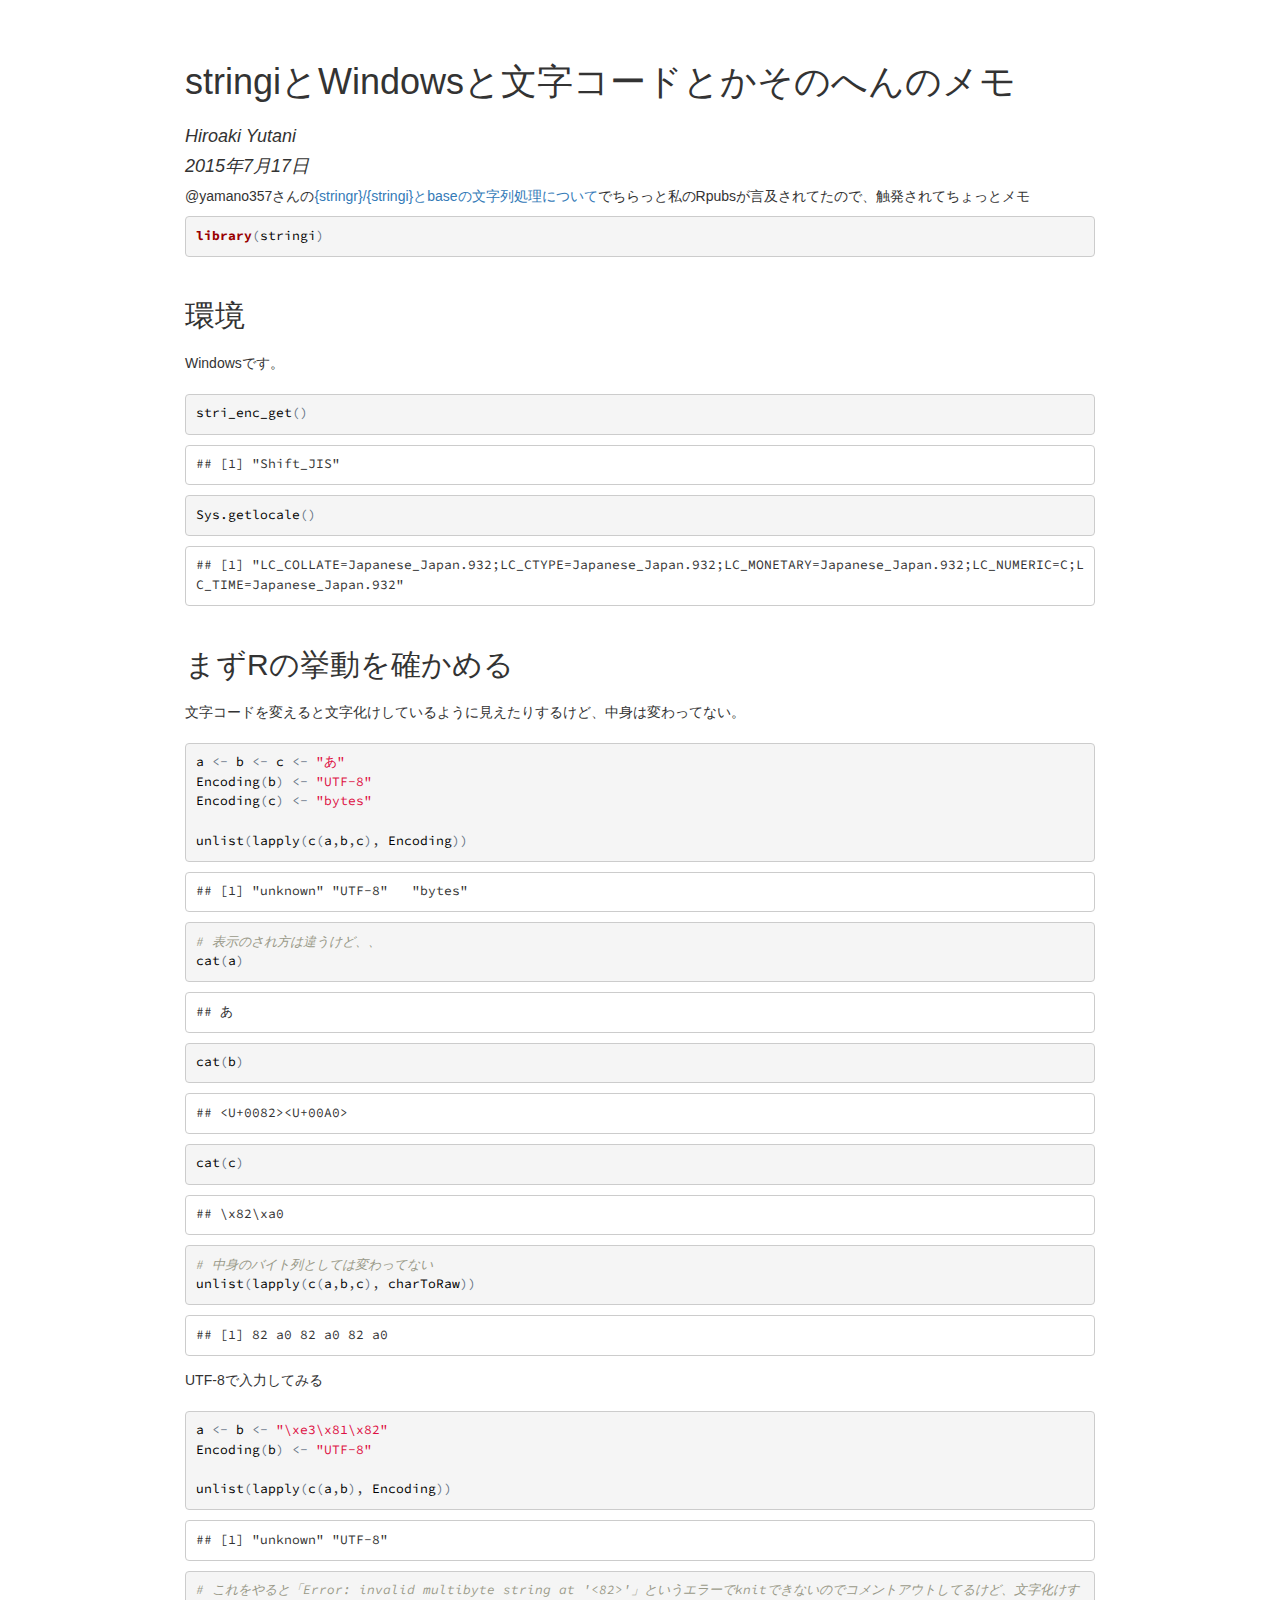
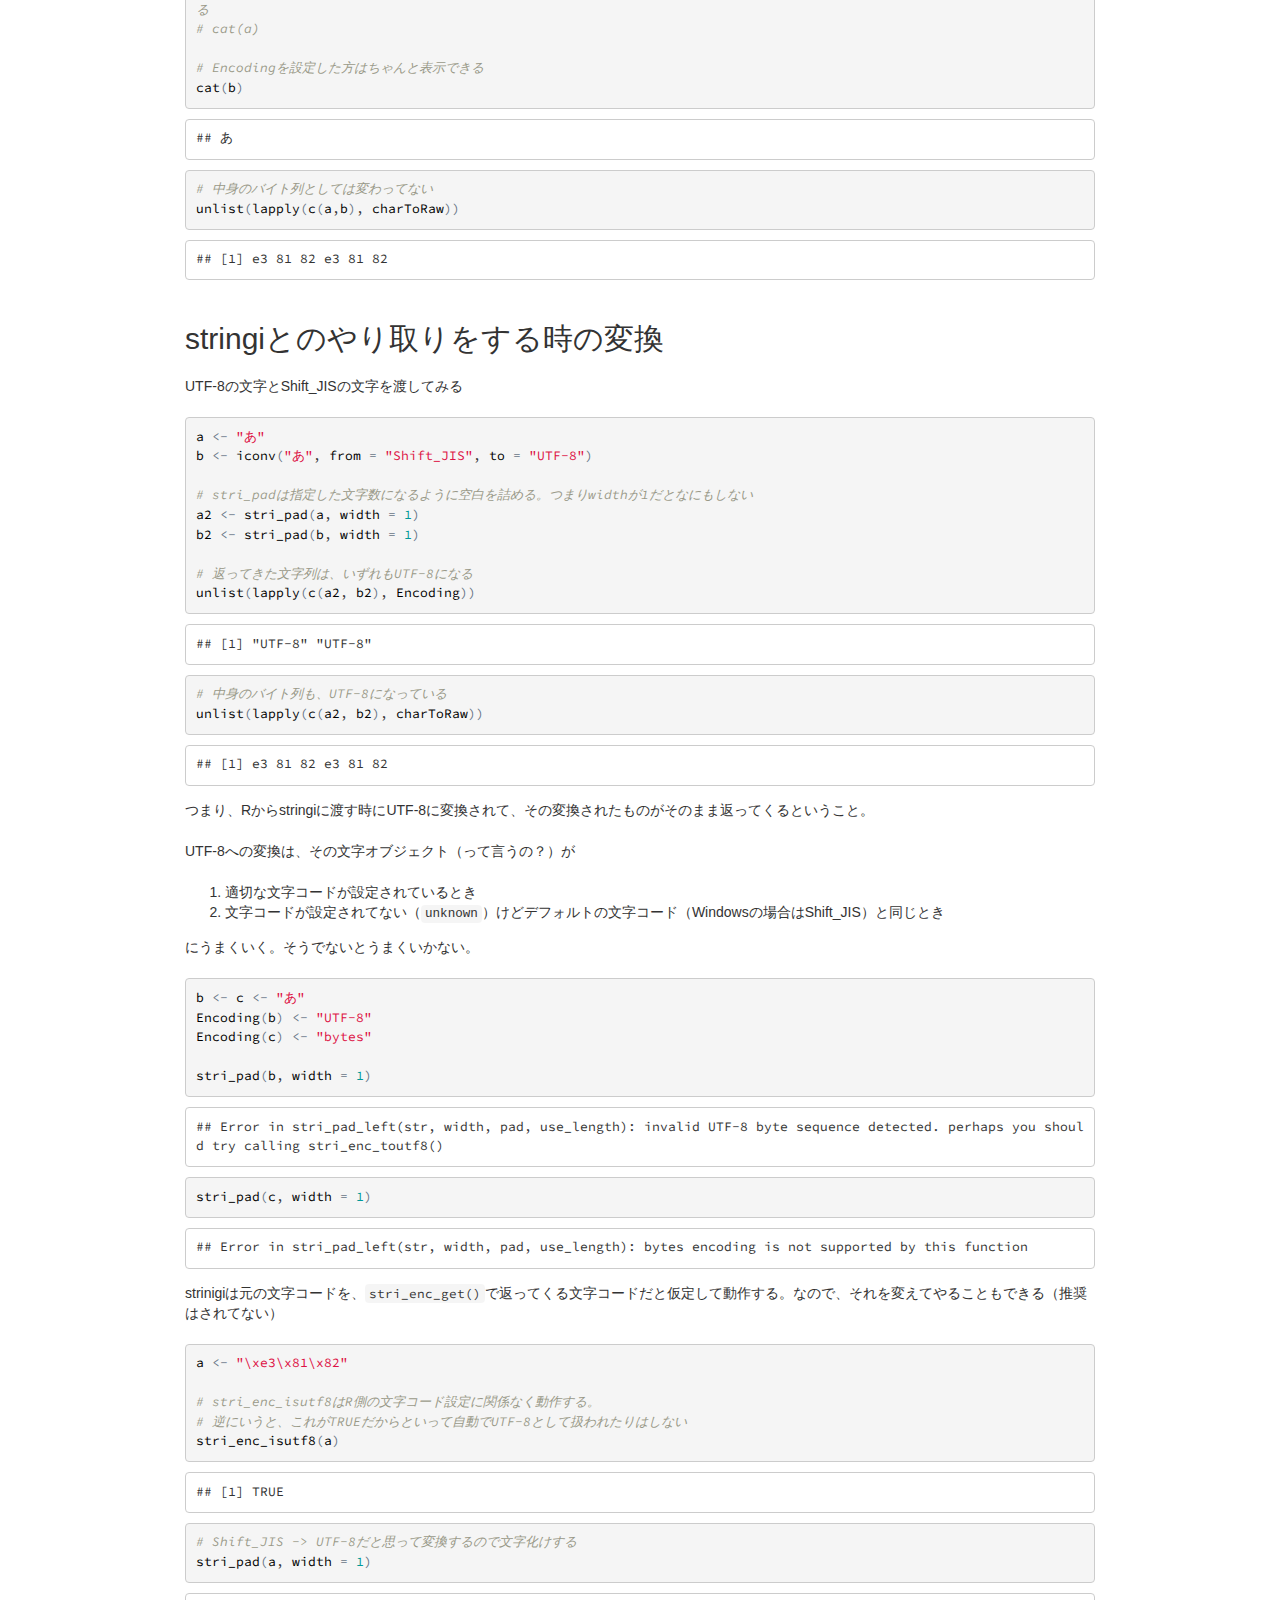
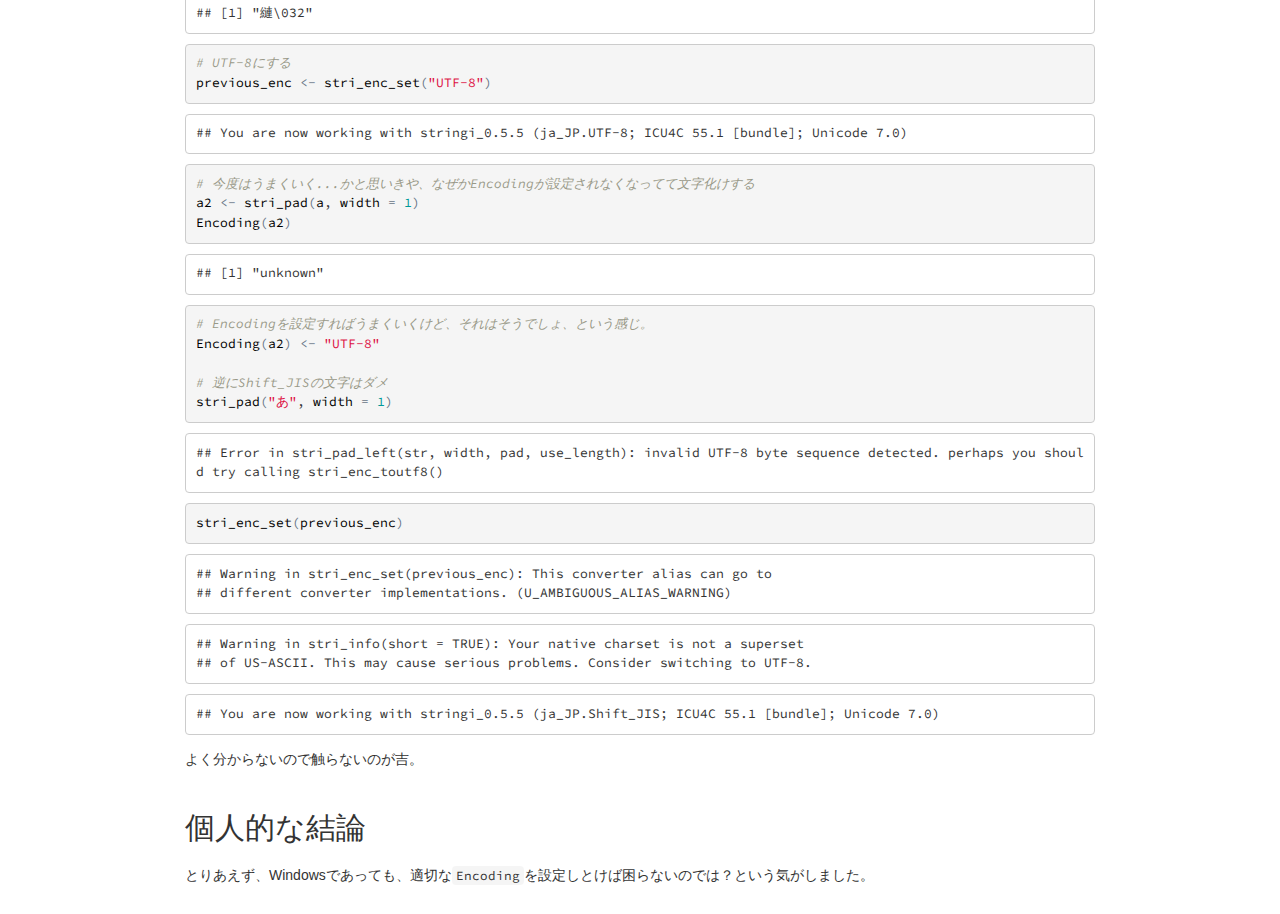
<file: stringi_encode.html>
<!DOCTYPE html>

<html xmlns="http://www.w3.org/1999/xhtml">

<head>

<meta charset="utf-8">
<meta http-equiv="Content-Type" content="text/html; charset=utf-8" />
<meta name="generator" content="pandoc" />

<meta name="author" content="Hiroaki Yutani" />


<title>stringiとWindowsと文字コードとかそのへんのメモ</title>

<script src="libs/jquery-1.11.0/jquery.min.js"></script>
<meta name="viewport" content="width=device-width, initial-scale=1" />
<script src="libs/bootstrap-3.3.1/js/bootstrap.min.js"></script>
<script src="libs/bootstrap-3.3.1/shim/html5shiv.min.js"></script>
<script src="libs/bootstrap-3.3.1/shim/respond.min.js"></script>
<style type="text/css">
/*!
 * Bootstrap v3.3.1 (http://getbootstrap.com)
 * Copyright 2011-2014 Twitter, Inc.
 * Licensed under MIT (https://github.com/twbs/bootstrap/blob/master/LICENSE)
 *//*! normalize.css v3.0.2 | MIT License | git.io/normalize */html{font-family:sans-serif;-webkit-text-size-adjust:100%;-ms-text-size-adjust:100%}body{margin:0}article,aside,details,figcaption,figure,footer,header,hgroup,main,menu,nav,section,summary{display:block}audio,canvas,progress,video{display:inline-block;vertical-align:baseline}audio:not([controls]){display:none;height:0}[hidden],template{display:none}a{background-color:transparent}a:active,a:hover{outline:0}abbr[title]{border-bottom:1px dotted}b,strong{font-weight:700}dfn{font-style:italic}h1{margin:.67em 0;font-size:2em}mark{color:#000;background:#ff0}small{font-size:80%}sub,sup{position:relative;font-size:75%;line-height:0;vertical-align:baseline}sup{top:-.5em}sub{bottom:-.25em}img{border:0}svg:not(:root){overflow:hidden}figure{margin:1em 40px}hr{height:0;-webkit-box-sizing:content-box;-moz-box-sizing:content-box;box-sizing:content-box}pre{overflow:auto}code,kbd,pre,samp{font-family:monospace,monospace;font-size:1em}button,input,optgroup,select,textarea{margin:0;font:inherit;color:inherit}button{overflow:visible}button,select{text-transform:none}button,html input[type=button],input[type=reset],input[type=submit]{-webkit-appearance:button;cursor:pointer}button[disabled],html input[disabled]{cursor:default}button::-moz-focus-inner,input::-moz-focus-inner{padding:0;border:0}input{line-height:normal}input[type=checkbox],input[type=radio]{-webkit-box-sizing:border-box;-moz-box-sizing:border-box;box-sizing:border-box;padding:0}input[type=number]::-webkit-inner-spin-button,input[type=number]::-webkit-outer-spin-button{height:auto}input[type=search]{-webkit-box-sizing:content-box;-moz-box-sizing:content-box;box-sizing:content-box;-webkit-appearance:textfield}input[type=search]::-webkit-search-cancel-button,input[type=search]::-webkit-search-decoration{-webkit-appearance:none}fieldset{padding:.35em .625em .75em;margin:0 2px;border:1px solid silver}legend{padding:0;border:0}textarea{overflow:auto}optgroup{font-weight:700}table{border-spacing:0;border-collapse:collapse}td,th{padding:0}/*! Source: https://github.com/h5bp/html5-boilerplate/blob/master/src/css/main.css */@media print{*,:before,:after{color:#000!important;text-shadow:none!important;background:transparent!important;-webkit-box-shadow:none!important;box-shadow:none!important}a,a:visited{text-decoration:underline}a[href]:after{content:" (" attr(href) ")"}abbr[title]:after{content:" (" attr(title) ")"}a[href^="#"]:after,a[href^="javascript:"]:after{content:""}pre,blockquote{border:1px solid #999;page-break-inside:avoid}thead{display:table-header-group}tr,img{page-break-inside:avoid}img{max-width:100%!important}p,h2,h3{orphans:3;widows:3}h2,h3{page-break-after:avoid}select{background:#fff!important}.navbar{display:none}.btn>.caret,.dropup>.btn>.caret{border-top-color:#000!important}.label{border:1px solid #000}.table{border-collapse:collapse!important}.table td,.table th{background-color:#fff!important}.table-bordered th,.table-bordered td{border:1px solid #ddd!important}}@font-face{font-family:'Glyphicons Halflings';src:url(../fonts/glyphicons-halflings-regular.eot);src:url(../fonts/glyphicons-halflings-regular.eot?#iefix) format('embedded-opentype'),url(../fonts/glyphicons-halflings-regular.woff) format('woff'),url(../fonts/glyphicons-halflings-regular.ttf) format('truetype'),url(../fonts/glyphicons-halflings-regular.svg#glyphicons_halflingsregular) format('svg')}.glyphicon{position:relative;top:1px;display:inline-block;font-family:'Glyphicons Halflings';font-style:normal;font-weight:400;line-height:1;-webkit-font-smoothing:antialiased;-moz-osx-font-smoothing:grayscale}.glyphicon-asterisk:before{content:"\2a"}.glyphicon-plus:before{content:"\2b"}.glyphicon-euro:before,.glyphicon-eur:before{content:"\20ac"}.glyphicon-minus:before{content:"\2212"}.glyphicon-cloud:before{content:"\2601"}.glyphicon-envelope:before{content:"\2709"}.glyphicon-pencil:before{content:"\270f"}.glyphicon-glass:before{content:"\e001"}.glyphicon-music:before{content:"\e002"}.glyphicon-search:before{content:"\e003"}.glyphicon-heart:before{content:"\e005"}.glyphicon-star:before{content:"\e006"}.glyphicon-star-empty:before{content:"\e007"}.glyphicon-user:before{content:"\e008"}.glyphicon-film:before{content:"\e009"}.glyphicon-th-large:before{content:"\e010"}.glyphicon-th:before{content:"\e011"}.glyphicon-th-list:before{content:"\e012"}.glyphicon-ok:before{content:"\e013"}.glyphicon-remove:before{content:"\e014"}.glyphicon-zoom-in:before{content:"\e015"}.glyphicon-zoom-out:before{content:"\e016"}.glyphicon-off:before{content:"\e017"}.glyphicon-signal:before{content:"\e018"}.glyphicon-cog:before{content:"\e019"}.glyphicon-trash:before{content:"\e020"}.glyphicon-home:before{content:"\e021"}.glyphicon-file:before{content:"\e022"}.glyphicon-time:before{content:"\e023"}.glyphicon-road:before{content:"\e024"}.glyphicon-download-alt:before{content:"\e025"}.glyphicon-download:before{content:"\e026"}.glyphicon-upload:before{content:"\e027"}.glyphicon-inbox:before{content:"\e028"}.glyphicon-play-circle:before{content:"\e029"}.glyphicon-repeat:before{content:"\e030"}.glyphicon-refresh:before{content:"\e031"}.glyphicon-list-alt:before{content:"\e032"}.glyphicon-lock:before{content:"\e033"}.glyphicon-flag:before{content:"\e034"}.glyphicon-headphones:before{content:"\e035"}.glyphicon-volume-off:before{content:"\e036"}.glyphicon-volume-down:before{content:"\e037"}.glyphicon-volume-up:before{content:"\e038"}.glyphicon-qrcode:before{content:"\e039"}.glyphicon-barcode:before{content:"\e040"}.glyphicon-tag:before{content:"\e041"}.glyphicon-tags:before{content:"\e042"}.glyphicon-book:before{content:"\e043"}.glyphicon-bookmark:before{content:"\e044"}.glyphicon-print:before{content:"\e045"}.glyphicon-camera:before{content:"\e046"}.glyphicon-font:before{content:"\e047"}.glyphicon-bold:before{content:"\e048"}.glyphicon-italic:before{content:"\e049"}.glyphicon-text-height:before{content:"\e050"}.glyphicon-text-width:before{content:"\e051"}.glyphicon-align-left:before{content:"\e052"}.glyphicon-align-center:before{content:"\e053"}.glyphicon-align-right:before{content:"\e054"}.glyphicon-align-justify:before{content:"\e055"}.glyphicon-list:before{content:"\e056"}.glyphicon-indent-left:before{content:"\e057"}.glyphicon-indent-right:before{content:"\e058"}.glyphicon-facetime-video:before{content:"\e059"}.glyphicon-picture:before{content:"\e060"}.glyphicon-map-marker:before{content:"\e062"}.glyphicon-adjust:before{content:"\e063"}.glyphicon-tint:before{content:"\e064"}.glyphicon-edit:before{content:"\e065"}.glyphicon-share:before{content:"\e066"}.glyphicon-check:before{content:"\e067"}.glyphicon-move:before{content:"\e068"}.glyphicon-step-backward:before{content:"\e069"}.glyphicon-fast-backward:before{content:"\e070"}.glyphicon-backward:before{content:"\e071"}.glyphicon-play:before{content:"\e072"}.glyphicon-pause:before{content:"\e073"}.glyphicon-stop:before{content:"\e074"}.glyphicon-forward:before{content:"\e075"}.glyphicon-fast-forward:before{content:"\e076"}.glyphicon-step-forward:before{content:"\e077"}.glyphicon-eject:before{content:"\e078"}.glyphicon-chevron-left:before{content:"\e079"}.glyphicon-chevron-right:before{content:"\e080"}.glyphicon-plus-sign:before{content:"\e081"}.glyphicon-minus-sign:before{content:"\e082"}.glyphicon-remove-sign:before{content:"\e083"}.glyphicon-ok-sign:before{content:"\e084"}.glyphicon-question-sign:before{content:"\e085"}.glyphicon-info-sign:before{content:"\e086"}.glyphicon-screenshot:before{content:"\e087"}.glyphicon-remove-circle:before{content:"\e088"}.glyphicon-ok-circle:before{content:"\e089"}.glyphicon-ban-circle:before{content:"\e090"}.glyphicon-arrow-left:before{content:"\e091"}.glyphicon-arrow-right:before{content:"\e092"}.glyphicon-arrow-up:before{content:"\e093"}.glyphicon-arrow-down:before{content:"\e094"}.glyphicon-share-alt:before{content:"\e095"}.glyphicon-resize-full:before{content:"\e096"}.glyphicon-resize-small:before{content:"\e097"}.glyphicon-exclamation-sign:before{content:"\e101"}.glyphicon-gift:before{content:"\e102"}.glyphicon-leaf:before{content:"\e103"}.glyphicon-fire:before{content:"\e104"}.glyphicon-eye-open:before{content:"\e105"}.glyphicon-eye-close:before{content:"\e106"}.glyphicon-warning-sign:before{content:"\e107"}.glyphicon-plane:before{content:"\e108"}.glyphicon-calendar:before{content:"\e109"}.glyphicon-random:before{content:"\e110"}.glyphicon-comment:before{content:"\e111"}.glyphicon-magnet:before{content:"\e112"}.glyphicon-chevron-up:before{content:"\e113"}.glyphicon-chevron-down:before{content:"\e114"}.glyphicon-retweet:before{content:"\e115"}.glyphicon-shopping-cart:before{content:"\e116"}.glyphicon-folder-close:before{content:"\e117"}.glyphicon-folder-open:before{content:"\e118"}.glyphicon-resize-vertical:before{content:"\e119"}.glyphicon-resize-horizontal:before{content:"\e120"}.glyphicon-hdd:before{content:"\e121"}.glyphicon-bullhorn:before{content:"\e122"}.glyphicon-bell:before{content:"\e123"}.glyphicon-certificate:before{content:"\e124"}.glyphicon-thumbs-up:before{content:"\e125"}.glyphicon-thumbs-down:before{content:"\e126"}.glyphicon-hand-right:before{content:"\e127"}.glyphicon-hand-left:before{content:"\e128"}.glyphicon-hand-up:before{content:"\e129"}.glyphicon-hand-down:before{content:"\e130"}.glyphicon-circle-arrow-right:before{content:"\e131"}.glyphicon-circle-arrow-left:before{content:"\e132"}.glyphicon-circle-arrow-up:before{content:"\e133"}.glyphicon-circle-arrow-down:before{content:"\e134"}.glyphicon-globe:before{content:"\e135"}.glyphicon-wrench:before{content:"\e136"}.glyphicon-tasks:before{content:"\e137"}.glyphicon-filter:before{content:"\e138"}.glyphicon-briefcase:before{content:"\e139"}.glyphicon-fullscreen:before{content:"\e140"}.glyphicon-dashboard:before{content:"\e141"}.glyphicon-paperclip:before{content:"\e142"}.glyphicon-heart-empty:before{content:"\e143"}.glyphicon-link:before{content:"\e144"}.glyphicon-phone:before{content:"\e145"}.glyphicon-pushpin:before{content:"\e146"}.glyphicon-usd:before{content:"\e148"}.glyphicon-gbp:before{content:"\e149"}.glyphicon-sort:before{content:"\e150"}.glyphicon-sort-by-alphabet:before{content:"\e151"}.glyphicon-sort-by-alphabet-alt:before{content:"\e152"}.glyphicon-sort-by-order:before{content:"\e153"}.glyphicon-sort-by-order-alt:before{content:"\e154"}.glyphicon-sort-by-attributes:before{content:"\e155"}.glyphicon-sort-by-attributes-alt:before{content:"\e156"}.glyphicon-unchecked:before{content:"\e157"}.glyphicon-expand:before{content:"\e158"}.glyphicon-collapse-down:before{content:"\e159"}.glyphicon-collapse-up:before{content:"\e160"}.glyphicon-log-in:before{content:"\e161"}.glyphicon-flash:before{content:"\e162"}.glyphicon-log-out:before{content:"\e163"}.glyphicon-new-window:before{content:"\e164"}.glyphicon-record:before{content:"\e165"}.glyphicon-save:before{content:"\e166"}.glyphicon-open:before{content:"\e167"}.glyphicon-saved:before{content:"\e168"}.glyphicon-import:before{content:"\e169"}.glyphicon-export:before{content:"\e170"}.glyphicon-send:before{content:"\e171"}.glyphicon-floppy-disk:before{content:"\e172"}.glyphicon-floppy-saved:before{content:"\e173"}.glyphicon-floppy-remove:before{content:"\e174"}.glyphicon-floppy-save:before{content:"\e175"}.glyphicon-floppy-open:before{content:"\e176"}.glyphicon-credit-card:before{content:"\e177"}.glyphicon-transfer:before{content:"\e178"}.glyphicon-cutlery:before{content:"\e179"}.glyphicon-header:before{content:"\e180"}.glyphicon-compressed:before{content:"\e181"}.glyphicon-earphone:before{content:"\e182"}.glyphicon-phone-alt:before{content:"\e183"}.glyphicon-tower:before{content:"\e184"}.glyphicon-stats:before{content:"\e185"}.glyphicon-sd-video:before{content:"\e186"}.glyphicon-hd-video:before{content:"\e187"}.glyphicon-subtitles:before{content:"\e188"}.glyphicon-sound-stereo:before{content:"\e189"}.glyphicon-sound-dolby:before{content:"\e190"}.glyphicon-sound-5-1:before{content:"\e191"}.glyphicon-sound-6-1:before{content:"\e192"}.glyphicon-sound-7-1:before{content:"\e193"}.glyphicon-copyright-mark:before{content:"\e194"}.glyphicon-registration-mark:before{content:"\e195"}.glyphicon-cloud-download:before{content:"\e197"}.glyphicon-cloud-upload:before{content:"\e198"}.glyphicon-tree-conifer:before{content:"\e199"}.glyphicon-tree-deciduous:before{content:"\e200"}*{-webkit-box-sizing:border-box;-moz-box-sizing:border-box;box-sizing:border-box}:before,:after{-webkit-box-sizing:border-box;-moz-box-sizing:border-box;box-sizing:border-box}html{font-size:10px;-webkit-tap-highlight-color:rgba(0,0,0,0)}body{font-family:"Helvetica Neue",Helvetica,Arial,sans-serif;font-size:14px;line-height:1.42857143;color:#333;background-color:#fff}input,button,select,textarea{font-family:inherit;font-size:inherit;line-height:inherit}a{color:#337ab7;text-decoration:none}a:hover,a:focus{color:#23527c;text-decoration:underline}a:focus{outline:thin dotted;outline:5px auto -webkit-focus-ring-color;outline-offset:-2px}figure{margin:0}img{vertical-align:middle}.img-responsive,.thumbnail>img,.thumbnail a>img,.carousel-inner>.item>img,.carousel-inner>.item>a>img{display:block;max-width:100%;height:auto}.img-rounded{border-radius:6px}.img-thumbnail{display:inline-block;max-width:100%;height:auto;padding:4px;line-height:1.42857143;background-color:#fff;border:1px solid #ddd;border-radius:4px;-webkit-transition:all .2s ease-in-out;-o-transition:all .2s ease-in-out;transition:all .2s ease-in-out}.img-circle{border-radius:50%}hr{margin-top:20px;margin-bottom:20px;border:0;border-top:1px solid #eee}.sr-only{position:absolute;width:1px;height:1px;padding:0;margin:-1px;overflow:hidden;clip:rect(0,0,0,0);border:0}.sr-only-focusable:active,.sr-only-focusable:focus{position:static;width:auto;height:auto;margin:0;overflow:visible;clip:auto}h1,h2,h3,h4,h5,h6,.h1,.h2,.h3,.h4,.h5,.h6{font-family:inherit;font-weight:500;line-height:1.1;color:inherit}h1 small,h2 small,h3 small,h4 small,h5 small,h6 small,.h1 small,.h2 small,.h3 small,.h4 small,.h5 small,.h6 small,h1 .small,h2 .small,h3 .small,h4 .small,h5 .small,h6 .small,.h1 .small,.h2 .small,.h3 .small,.h4 .small,.h5 .small,.h6 .small{font-weight:400;line-height:1;color:#777}h1,.h1,h2,.h2,h3,.h3{margin-top:20px;margin-bottom:10px}h1 small,.h1 small,h2 small,.h2 small,h3 small,.h3 small,h1 .small,.h1 .small,h2 .small,.h2 .small,h3 .small,.h3 .small{font-size:65%}h4,.h4,h5,.h5,h6,.h6{margin-top:10px;margin-bottom:10px}h4 small,.h4 small,h5 small,.h5 small,h6 small,.h6 small,h4 .small,.h4 .small,h5 .small,.h5 .small,h6 .small,.h6 .small{font-size:75%}h1,.h1{font-size:36px}h2,.h2{font-size:30px}h3,.h3{font-size:24px}h4,.h4{font-size:18px}h5,.h5{font-size:14px}h6,.h6{font-size:12px}p{margin:0 0 10px}.lead{margin-bottom:20px;font-size:16px;font-weight:300;line-height:1.4}@media (min-width:768px){.lead{font-size:21px}}small,.small{font-size:85%}mark,.mark{padding:.2em;background-color:#fcf8e3}.text-left{text-align:left}.text-right{text-align:right}.text-center{text-align:center}.text-justify{text-align:justify}.text-nowrap{white-space:nowrap}.text-lowercase{text-transform:lowercase}.text-uppercase{text-transform:uppercase}.text-capitalize{text-transform:capitalize}.text-muted{color:#777}.text-primary{color:#337ab7}a.text-primary:hover{color:#286090}.text-success{color:#3c763d}a.text-success:hover{color:#2b542c}.text-info{color:#31708f}a.text-info:hover{color:#245269}.text-warning{color:#8a6d3b}a.text-warning:hover{color:#66512c}.text-danger{color:#a94442}a.text-danger:hover{color:#843534}.bg-primary{color:#fff;background-color:#337ab7}a.bg-primary:hover{background-color:#286090}.bg-success{background-color:#dff0d8}a.bg-success:hover{background-color:#c1e2b3}.bg-info{background-color:#d9edf7}a.bg-info:hover{background-color:#afd9ee}.bg-warning{background-color:#fcf8e3}a.bg-warning:hover{background-color:#f7ecb5}.bg-danger{background-color:#f2dede}a.bg-danger:hover{background-color:#e4b9b9}.page-header{padding-bottom:9px;margin:40px 0 20px;border-bottom:1px solid #eee}ul,ol{margin-top:0;margin-bottom:10px}ul ul,ol ul,ul ol,ol ol{margin-bottom:0}.list-unstyled{padding-left:0;list-style:none}.list-inline{padding-left:0;margin-left:-5px;list-style:none}.list-inline>li{display:inline-block;padding-right:5px;padding-left:5px}dl{margin-top:0;margin-bottom:20px}dt,dd{line-height:1.42857143}dt{font-weight:700}dd{margin-left:0}@media (min-width:768px){.dl-horizontal dt{float:left;width:160px;overflow:hidden;clear:left;text-align:right;text-overflow:ellipsis;white-space:nowrap}.dl-horizontal dd{margin-left:180px}}abbr[title],abbr[data-original-title]{cursor:help;border-bottom:1px dotted #777}.initialism{font-size:90%;text-transform:uppercase}blockquote{padding:10px 20px;margin:0 0 20px;font-size:17.5px;border-left:5px solid #eee}blockquote p:last-child,blockquote ul:last-child,blockquote ol:last-child{margin-bottom:0}blockquote footer,blockquote small,blockquote .small{display:block;font-size:80%;line-height:1.42857143;color:#777}blockquote footer:before,blockquote small:before,blockquote .small:before{content:'\2014 \00A0'}.blockquote-reverse,blockquote.pull-right{padding-right:15px;padding-left:0;text-align:right;border-right:5px solid #eee;border-left:0}.blockquote-reverse footer:before,blockquote.pull-right footer:before,.blockquote-reverse small:before,blockquote.pull-right small:before,.blockquote-reverse .small:before,blockquote.pull-right .small:before{content:''}.blockquote-reverse footer:after,blockquote.pull-right footer:after,.blockquote-reverse small:after,blockquote.pull-right small:after,.blockquote-reverse .small:after,blockquote.pull-right .small:after{content:'\00A0 \2014'}address{margin-bottom:20px;font-style:normal;line-height:1.42857143}code,kbd,pre,samp{font-family:monospace}code{padding:2px 4px;font-size:90%;color:#c7254e;background-color:#f9f2f4;border-radius:4px}kbd{padding:2px 4px;font-size:90%;color:#fff;background-color:#333;border-radius:3px;-webkit-box-shadow:inset 0 -1px 0 rgba(0,0,0,.25);box-shadow:inset 0 -1px 0 rgba(0,0,0,.25)}kbd kbd{padding:0;font-size:100%;font-weight:700;-webkit-box-shadow:none;box-shadow:none}pre{display:block;padding:9.5px;margin:0 0 10px;font-size:13px;line-height:1.42857143;color:#333;word-break:break-all;word-wrap:break-word;background-color:#f5f5f5;border:1px solid #ccc;border-radius:4px}pre code{padding:0;font-size:inherit;color:inherit;white-space:pre-wrap;background-color:transparent;border-radius:0}.pre-scrollable{max-height:340px;overflow-y:scroll}.container{padding-right:15px;padding-left:15px;margin-right:auto;margin-left:auto}@media (min-width:768px){.container{width:750px}}@media (min-width:992px){.container{width:970px}}@media (min-width:1200px){.container{width:1170px}}.container-fluid{padding-right:15px;padding-left:15px;margin-right:auto;margin-left:auto}.row{margin-right:-15px;margin-left:-15px}.col-xs-1,.col-sm-1,.col-md-1,.col-lg-1,.col-xs-2,.col-sm-2,.col-md-2,.col-lg-2,.col-xs-3,.col-sm-3,.col-md-3,.col-lg-3,.col-xs-4,.col-sm-4,.col-md-4,.col-lg-4,.col-xs-5,.col-sm-5,.col-md-5,.col-lg-5,.col-xs-6,.col-sm-6,.col-md-6,.col-lg-6,.col-xs-7,.col-sm-7,.col-md-7,.col-lg-7,.col-xs-8,.col-sm-8,.col-md-8,.col-lg-8,.col-xs-9,.col-sm-9,.col-md-9,.col-lg-9,.col-xs-10,.col-sm-10,.col-md-10,.col-lg-10,.col-xs-11,.col-sm-11,.col-md-11,.col-lg-11,.col-xs-12,.col-sm-12,.col-md-12,.col-lg-12{position:relative;min-height:1px;padding-right:15px;padding-left:15px}.col-xs-1,.col-xs-2,.col-xs-3,.col-xs-4,.col-xs-5,.col-xs-6,.col-xs-7,.col-xs-8,.col-xs-9,.col-xs-10,.col-xs-11,.col-xs-12{float:left}.col-xs-12{width:100%}.col-xs-11{width:91.66666667%}.col-xs-10{width:83.33333333%}.col-xs-9{width:75%}.col-xs-8{width:66.66666667%}.col-xs-7{width:58.33333333%}.col-xs-6{width:50%}.col-xs-5{width:41.66666667%}.col-xs-4{width:33.33333333%}.col-xs-3{width:25%}.col-xs-2{width:16.66666667%}.col-xs-1{width:8.33333333%}.col-xs-pull-12{right:100%}.col-xs-pull-11{right:91.66666667%}.col-xs-pull-10{right:83.33333333%}.col-xs-pull-9{right:75%}.col-xs-pull-8{right:66.66666667%}.col-xs-pull-7{right:58.33333333%}.col-xs-pull-6{right:50%}.col-xs-pull-5{right:41.66666667%}.col-xs-pull-4{right:33.33333333%}.col-xs-pull-3{right:25%}.col-xs-pull-2{right:16.66666667%}.col-xs-pull-1{right:8.33333333%}.col-xs-pull-0{right:auto}.col-xs-push-12{left:100%}.col-xs-push-11{left:91.66666667%}.col-xs-push-10{left:83.33333333%}.col-xs-push-9{left:75%}.col-xs-push-8{left:66.66666667%}.col-xs-push-7{left:58.33333333%}.col-xs-push-6{left:50%}.col-xs-push-5{left:41.66666667%}.col-xs-push-4{left:33.33333333%}.col-xs-push-3{left:25%}.col-xs-push-2{left:16.66666667%}.col-xs-push-1{left:8.33333333%}.col-xs-push-0{left:auto}.col-xs-offset-12{margin-left:100%}.col-xs-offset-11{margin-left:91.66666667%}.col-xs-offset-10{margin-left:83.33333333%}.col-xs-offset-9{margin-left:75%}.col-xs-offset-8{margin-left:66.66666667%}.col-xs-offset-7{margin-left:58.33333333%}.col-xs-offset-6{margin-left:50%}.col-xs-offset-5{margin-left:41.66666667%}.col-xs-offset-4{margin-left:33.33333333%}.col-xs-offset-3{margin-left:25%}.col-xs-offset-2{margin-left:16.66666667%}.col-xs-offset-1{margin-left:8.33333333%}.col-xs-offset-0{margin-left:0}@media (min-width:768px){.col-sm-1,.col-sm-2,.col-sm-3,.col-sm-4,.col-sm-5,.col-sm-6,.col-sm-7,.col-sm-8,.col-sm-9,.col-sm-10,.col-sm-11,.col-sm-12{float:left}.col-sm-12{width:100%}.col-sm-11{width:91.66666667%}.col-sm-10{width:83.33333333%}.col-sm-9{width:75%}.col-sm-8{width:66.66666667%}.col-sm-7{width:58.33333333%}.col-sm-6{width:50%}.col-sm-5{width:41.66666667%}.col-sm-4{width:33.33333333%}.col-sm-3{width:25%}.col-sm-2{width:16.66666667%}.col-sm-1{width:8.33333333%}.col-sm-pull-12{right:100%}.col-sm-pull-11{right:91.66666667%}.col-sm-pull-10{right:83.33333333%}.col-sm-pull-9{right:75%}.col-sm-pull-8{right:66.66666667%}.col-sm-pull-7{right:58.33333333%}.col-sm-pull-6{right:50%}.col-sm-pull-5{right:41.66666667%}.col-sm-pull-4{right:33.33333333%}.col-sm-pull-3{right:25%}.col-sm-pull-2{right:16.66666667%}.col-sm-pull-1{right:8.33333333%}.col-sm-pull-0{right:auto}.col-sm-push-12{left:100%}.col-sm-push-11{left:91.66666667%}.col-sm-push-10{left:83.33333333%}.col-sm-push-9{left:75%}.col-sm-push-8{left:66.66666667%}.col-sm-push-7{left:58.33333333%}.col-sm-push-6{left:50%}.col-sm-push-5{left:41.66666667%}.col-sm-push-4{left:33.33333333%}.col-sm-push-3{left:25%}.col-sm-push-2{left:16.66666667%}.col-sm-push-1{left:8.33333333%}.col-sm-push-0{left:auto}.col-sm-offset-12{margin-left:100%}.col-sm-offset-11{margin-left:91.66666667%}.col-sm-offset-10{margin-left:83.33333333%}.col-sm-offset-9{margin-left:75%}.col-sm-offset-8{margin-left:66.66666667%}.col-sm-offset-7{margin-left:58.33333333%}.col-sm-offset-6{margin-left:50%}.col-sm-offset-5{margin-left:41.66666667%}.col-sm-offset-4{margin-left:33.33333333%}.col-sm-offset-3{margin-left:25%}.col-sm-offset-2{margin-left:16.66666667%}.col-sm-offset-1{margin-left:8.33333333%}.col-sm-offset-0{margin-left:0}}@media (min-width:992px){.col-md-1,.col-md-2,.col-md-3,.col-md-4,.col-md-5,.col-md-6,.col-md-7,.col-md-8,.col-md-9,.col-md-10,.col-md-11,.col-md-12{float:left}.col-md-12{width:100%}.col-md-11{width:91.66666667%}.col-md-10{width:83.33333333%}.col-md-9{width:75%}.col-md-8{width:66.66666667%}.col-md-7{width:58.33333333%}.col-md-6{width:50%}.col-md-5{width:41.66666667%}.col-md-4{width:33.33333333%}.col-md-3{width:25%}.col-md-2{width:16.66666667%}.col-md-1{width:8.33333333%}.col-md-pull-12{right:100%}.col-md-pull-11{right:91.66666667%}.col-md-pull-10{right:83.33333333%}.col-md-pull-9{right:75%}.col-md-pull-8{right:66.66666667%}.col-md-pull-7{right:58.33333333%}.col-md-pull-6{right:50%}.col-md-pull-5{right:41.66666667%}.col-md-pull-4{right:33.33333333%}.col-md-pull-3{right:25%}.col-md-pull-2{right:16.66666667%}.col-md-pull-1{right:8.33333333%}.col-md-pull-0{right:auto}.col-md-push-12{left:100%}.col-md-push-11{left:91.66666667%}.col-md-push-10{left:83.33333333%}.col-md-push-9{left:75%}.col-md-push-8{left:66.66666667%}.col-md-push-7{left:58.33333333%}.col-md-push-6{left:50%}.col-md-push-5{left:41.66666667%}.col-md-push-4{left:33.33333333%}.col-md-push-3{left:25%}.col-md-push-2{left:16.66666667%}.col-md-push-1{left:8.33333333%}.col-md-push-0{left:auto}.col-md-offset-12{margin-left:100%}.col-md-offset-11{margin-left:91.66666667%}.col-md-offset-10{margin-left:83.33333333%}.col-md-offset-9{margin-left:75%}.col-md-offset-8{margin-left:66.66666667%}.col-md-offset-7{margin-left:58.33333333%}.col-md-offset-6{margin-left:50%}.col-md-offset-5{margin-left:41.66666667%}.col-md-offset-4{margin-left:33.33333333%}.col-md-offset-3{margin-left:25%}.col-md-offset-2{margin-left:16.66666667%}.col-md-offset-1{margin-left:8.33333333%}.col-md-offset-0{margin-left:0}}@media (min-width:1200px){.col-lg-1,.col-lg-2,.col-lg-3,.col-lg-4,.col-lg-5,.col-lg-6,.col-lg-7,.col-lg-8,.col-lg-9,.col-lg-10,.col-lg-11,.col-lg-12{float:left}.col-lg-12{width:100%}.col-lg-11{width:91.66666667%}.col-lg-10{width:83.33333333%}.col-lg-9{width:75%}.col-lg-8{width:66.66666667%}.col-lg-7{width:58.33333333%}.col-lg-6{width:50%}.col-lg-5{width:41.66666667%}.col-lg-4{width:33.33333333%}.col-lg-3{width:25%}.col-lg-2{width:16.66666667%}.col-lg-1{width:8.33333333%}.col-lg-pull-12{right:100%}.col-lg-pull-11{right:91.66666667%}.col-lg-pull-10{right:83.33333333%}.col-lg-pull-9{right:75%}.col-lg-pull-8{right:66.66666667%}.col-lg-pull-7{right:58.33333333%}.col-lg-pull-6{right:50%}.col-lg-pull-5{right:41.66666667%}.col-lg-pull-4{right:33.33333333%}.col-lg-pull-3{right:25%}.col-lg-pull-2{right:16.66666667%}.col-lg-pull-1{right:8.33333333%}.col-lg-pull-0{right:auto}.col-lg-push-12{left:100%}.col-lg-push-11{left:91.66666667%}.col-lg-push-10{left:83.33333333%}.col-lg-push-9{left:75%}.col-lg-push-8{left:66.66666667%}.col-lg-push-7{left:58.33333333%}.col-lg-push-6{left:50%}.col-lg-push-5{left:41.66666667%}.col-lg-push-4{left:33.33333333%}.col-lg-push-3{left:25%}.col-lg-push-2{left:16.66666667%}.col-lg-push-1{left:8.33333333%}.col-lg-push-0{left:auto}.col-lg-offset-12{margin-left:100%}.col-lg-offset-11{margin-left:91.66666667%}.col-lg-offset-10{margin-left:83.33333333%}.col-lg-offset-9{margin-left:75%}.col-lg-offset-8{margin-left:66.66666667%}.col-lg-offset-7{margin-left:58.33333333%}.col-lg-offset-6{margin-left:50%}.col-lg-offset-5{margin-left:41.66666667%}.col-lg-offset-4{margin-left:33.33333333%}.col-lg-offset-3{margin-left:25%}.col-lg-offset-2{margin-left:16.66666667%}.col-lg-offset-1{margin-left:8.33333333%}.col-lg-offset-0{margin-left:0}}table{background-color:transparent}caption{padding-top:8px;padding-bottom:8px;color:#777;text-align:left}th{}.table{width:100%;max-width:100%;margin-bottom:20px}.table>thead>tr>th,.table>tbody>tr>th,.table>tfoot>tr>th,.table>thead>tr>td,.table>tbody>tr>td,.table>tfoot>tr>td{padding:8px;line-height:1.42857143;vertical-align:top;border-top:1px solid #ddd}.table>thead>tr>th{vertical-align:bottom;border-bottom:2px solid #ddd}.table>caption+thead>tr:first-child>th,.table>colgroup+thead>tr:first-child>th,.table>thead:first-child>tr:first-child>th,.table>caption+thead>tr:first-child>td,.table>colgroup+thead>tr:first-child>td,.table>thead:first-child>tr:first-child>td{border-top:0}.table>tbody+tbody{border-top:2px solid #ddd}.table .table{background-color:#fff}.table-condensed>thead>tr>th,.table-condensed>tbody>tr>th,.table-condensed>tfoot>tr>th,.table-condensed>thead>tr>td,.table-condensed>tbody>tr>td,.table-condensed>tfoot>tr>td{padding:5px}.table-bordered{border:1px solid #ddd}.table-bordered>thead>tr>th,.table-bordered>tbody>tr>th,.table-bordered>tfoot>tr>th,.table-bordered>thead>tr>td,.table-bordered>tbody>tr>td,.table-bordered>tfoot>tr>td{border:1px solid #ddd}.table-bordered>thead>tr>th,.table-bordered>thead>tr>td{border-bottom-width:2px}.table-striped>tbody>tr:nth-child(odd){background-color:#f9f9f9}.table-hover>tbody>tr:hover{background-color:#f5f5f5}table col[class*=col-]{position:static;display:table-column;float:none}table td[class*=col-],table th[class*=col-]{position:static;display:table-cell;float:none}.table>thead>tr>td.active,.table>tbody>tr>td.active,.table>tfoot>tr>td.active,.table>thead>tr>th.active,.table>tbody>tr>th.active,.table>tfoot>tr>th.active,.table>thead>tr.active>td,.table>tbody>tr.active>td,.table>tfoot>tr.active>td,.table>thead>tr.active>th,.table>tbody>tr.active>th,.table>tfoot>tr.active>th{background-color:#f5f5f5}.table-hover>tbody>tr>td.active:hover,.table-hover>tbody>tr>th.active:hover,.table-hover>tbody>tr.active:hover>td,.table-hover>tbody>tr:hover>.active,.table-hover>tbody>tr.active:hover>th{background-color:#e8e8e8}.table>thead>tr>td.success,.table>tbody>tr>td.success,.table>tfoot>tr>td.success,.table>thead>tr>th.success,.table>tbody>tr>th.success,.table>tfoot>tr>th.success,.table>thead>tr.success>td,.table>tbody>tr.success>td,.table>tfoot>tr.success>td,.table>thead>tr.success>th,.table>tbody>tr.success>th,.table>tfoot>tr.success>th{background-color:#dff0d8}.table-hover>tbody>tr>td.success:hover,.table-hover>tbody>tr>th.success:hover,.table-hover>tbody>tr.success:hover>td,.table-hover>tbody>tr:hover>.success,.table-hover>tbody>tr.success:hover>th{background-color:#d0e9c6}.table>thead>tr>td.info,.table>tbody>tr>td.info,.table>tfoot>tr>td.info,.table>thead>tr>th.info,.table>tbody>tr>th.info,.table>tfoot>tr>th.info,.table>thead>tr.info>td,.table>tbody>tr.info>td,.table>tfoot>tr.info>td,.table>thead>tr.info>th,.table>tbody>tr.info>th,.table>tfoot>tr.info>th{background-color:#d9edf7}.table-hover>tbody>tr>td.info:hover,.table-hover>tbody>tr>th.info:hover,.table-hover>tbody>tr.info:hover>td,.table-hover>tbody>tr:hover>.info,.table-hover>tbody>tr.info:hover>th{background-color:#c4e3f3}.table>thead>tr>td.warning,.table>tbody>tr>td.warning,.table>tfoot>tr>td.warning,.table>thead>tr>th.warning,.table>tbody>tr>th.warning,.table>tfoot>tr>th.warning,.table>thead>tr.warning>td,.table>tbody>tr.warning>td,.table>tfoot>tr.warning>td,.table>thead>tr.warning>th,.table>tbody>tr.warning>th,.table>tfoot>tr.warning>th{background-color:#fcf8e3}.table-hover>tbody>tr>td.warning:hover,.table-hover>tbody>tr>th.warning:hover,.table-hover>tbody>tr.warning:hover>td,.table-hover>tbody>tr:hover>.warning,.table-hover>tbody>tr.warning:hover>th{background-color:#faf2cc}.table>thead>tr>td.danger,.table>tbody>tr>td.danger,.table>tfoot>tr>td.danger,.table>thead>tr>th.danger,.table>tbody>tr>th.danger,.table>tfoot>tr>th.danger,.table>thead>tr.danger>td,.table>tbody>tr.danger>td,.table>tfoot>tr.danger>td,.table>thead>tr.danger>th,.table>tbody>tr.danger>th,.table>tfoot>tr.danger>th{background-color:#f2dede}.table-hover>tbody>tr>td.danger:hover,.table-hover>tbody>tr>th.danger:hover,.table-hover>tbody>tr.danger:hover>td,.table-hover>tbody>tr:hover>.danger,.table-hover>tbody>tr.danger:hover>th{background-color:#ebcccc}.table-responsive{min-height:.01%;overflow-x:auto}@media screen and (max-width:767px){.table-responsive{width:100%;margin-bottom:15px;overflow-y:hidden;-ms-overflow-style:-ms-autohiding-scrollbar;border:1px solid #ddd}.table-responsive>.table{margin-bottom:0}.table-responsive>.table>thead>tr>th,.table-responsive>.table>tbody>tr>th,.table-responsive>.table>tfoot>tr>th,.table-responsive>.table>thead>tr>td,.table-responsive>.table>tbody>tr>td,.table-responsive>.table>tfoot>tr>td{white-space:nowrap}.table-responsive>.table-bordered{border:0}.table-responsive>.table-bordered>thead>tr>th:first-child,.table-responsive>.table-bordered>tbody>tr>th:first-child,.table-responsive>.table-bordered>tfoot>tr>th:first-child,.table-responsive>.table-bordered>thead>tr>td:first-child,.table-responsive>.table-bordered>tbody>tr>td:first-child,.table-responsive>.table-bordered>tfoot>tr>td:first-child{border-left:0}.table-responsive>.table-bordered>thead>tr>th:last-child,.table-responsive>.table-bordered>tbody>tr>th:last-child,.table-responsive>.table-bordered>tfoot>tr>th:last-child,.table-responsive>.table-bordered>thead>tr>td:last-child,.table-responsive>.table-bordered>tbody>tr>td:last-child,.table-responsive>.table-bordered>tfoot>tr>td:last-child{border-right:0}.table-responsive>.table-bordered>tbody>tr:last-child>th,.table-responsive>.table-bordered>tfoot>tr:last-child>th,.table-responsive>.table-bordered>tbody>tr:last-child>td,.table-responsive>.table-bordered>tfoot>tr:last-child>td{border-bottom:0}}fieldset{min-width:0;padding:0;margin:0;border:0}legend{display:block;width:100%;padding:0;margin-bottom:20px;font-size:21px;line-height:inherit;color:#333;border:0;border-bottom:1px solid #e5e5e5}label{display:inline-block;max-width:100%;margin-bottom:5px;font-weight:700}input[type=search]{-webkit-box-sizing:border-box;-moz-box-sizing:border-box;box-sizing:border-box}input[type=radio],input[type=checkbox]{margin:4px 0 0;margin-top:1px \9;line-height:normal}input[type=file]{display:block}input[type=range]{display:block;width:100%}select[multiple],select[size]{height:auto}input[type=file]:focus,input[type=radio]:focus,input[type=checkbox]:focus{outline:thin dotted;outline:5px auto -webkit-focus-ring-color;outline-offset:-2px}output{display:block;padding-top:7px;font-size:14px;line-height:1.42857143;color:#555}.form-control{display:block;width:100%;height:34px;padding:6px 12px;font-size:14px;line-height:1.42857143;color:#555;background-color:#fff;background-image:none;border:1px solid #ccc;border-radius:4px;-webkit-box-shadow:inset 0 1px 1px rgba(0,0,0,.075);box-shadow:inset 0 1px 1px rgba(0,0,0,.075);-webkit-transition:border-color ease-in-out .15s,-webkit-box-shadow ease-in-out .15s;-o-transition:border-color ease-in-out .15s,box-shadow ease-in-out .15s;transition:border-color ease-in-out .15s,box-shadow ease-in-out .15s}.form-control:focus{border-color:#66afe9;outline:0;-webkit-box-shadow:inset 0 1px 1px rgba(0,0,0,.075),0 0 8px rgba(102,175,233,.6);box-shadow:inset 0 1px 1px rgba(0,0,0,.075),0 0 8px rgba(102,175,233,.6)}.form-control::-moz-placeholder{color:#999;opacity:1}.form-control:-ms-input-placeholder{color:#999}.form-control::-webkit-input-placeholder{color:#999}.form-control[disabled],.form-control[readonly],fieldset[disabled] .form-control{cursor:not-allowed;background-color:#eee;opacity:1}textarea.form-control{height:auto}input[type=search]{-webkit-appearance:none}@media screen and (-webkit-min-device-pixel-ratio:0){input[type=date],input[type=time],input[type=datetime-local],input[type=month]{line-height:34px}input[type=date].input-sm,input[type=time].input-sm,input[type=datetime-local].input-sm,input[type=month].input-sm{line-height:30px}input[type=date].input-lg,input[type=time].input-lg,input[type=datetime-local].input-lg,input[type=month].input-lg{line-height:46px}}.form-group{margin-bottom:15px}.radio,.checkbox{position:relative;display:block;margin-top:10px;margin-bottom:10px}.radio label,.checkbox label{min-height:20px;padding-left:20px;margin-bottom:0;font-weight:400;cursor:pointer}.radio input[type=radio],.radio-inline input[type=radio],.checkbox input[type=checkbox],.checkbox-inline input[type=checkbox]{position:absolute;margin-top:4px \9;margin-left:-20px}.radio+.radio,.checkbox+.checkbox{margin-top:-5px}.radio-inline,.checkbox-inline{display:inline-block;padding-left:20px;margin-bottom:0;font-weight:400;vertical-align:middle;cursor:pointer}.radio-inline+.radio-inline,.checkbox-inline+.checkbox-inline{margin-top:0;margin-left:10px}input[type=radio][disabled],input[type=checkbox][disabled],input[type=radio].disabled,input[type=checkbox].disabled,fieldset[disabled] input[type=radio],fieldset[disabled] input[type=checkbox]{cursor:not-allowed}.radio-inline.disabled,.checkbox-inline.disabled,fieldset[disabled] .radio-inline,fieldset[disabled] .checkbox-inline{cursor:not-allowed}.radio.disabled label,.checkbox.disabled label,fieldset[disabled] .radio label,fieldset[disabled] .checkbox label{cursor:not-allowed}.form-control-static{padding-top:7px;padding-bottom:7px;margin-bottom:0}.form-control-static.input-lg,.form-control-static.input-sm{padding-right:0;padding-left:0}.input-sm,.form-group-sm .form-control{height:30px;padding:5px 10px;font-size:12px;line-height:1.5;border-radius:3px}select.input-sm,select.form-group-sm .form-control{height:30px;line-height:30px}textarea.input-sm,textarea.form-group-sm .form-control,select[multiple].input-sm,select[multiple].form-group-sm .form-control{height:auto}.input-lg,.form-group-lg .form-control{height:46px;padding:10px 16px;font-size:18px;line-height:1.33;border-radius:6px}select.input-lg,select.form-group-lg .form-control{height:46px;line-height:46px}textarea.input-lg,textarea.form-group-lg .form-control,select[multiple].input-lg,select[multiple].form-group-lg .form-control{height:auto}.has-feedback{position:relative}.has-feedback .form-control{padding-right:42.5px}.form-control-feedback{position:absolute;top:0;right:0;z-index:2;display:block;width:34px;height:34px;line-height:34px;text-align:center;pointer-events:none}.input-lg+.form-control-feedback{width:46px;height:46px;line-height:46px}.input-sm+.form-control-feedback{width:30px;height:30px;line-height:30px}.has-success .help-block,.has-success .control-label,.has-success .radio,.has-success .checkbox,.has-success .radio-inline,.has-success .checkbox-inline,.has-success.radio label,.has-success.checkbox label,.has-success.radio-inline label,.has-success.checkbox-inline label{color:#3c763d}.has-success .form-control{border-color:#3c763d;-webkit-box-shadow:inset 0 1px 1px rgba(0,0,0,.075);box-shadow:inset 0 1px 1px rgba(0,0,0,.075)}.has-success .form-control:focus{border-color:#2b542c;-webkit-box-shadow:inset 0 1px 1px rgba(0,0,0,.075),0 0 6px #67b168;box-shadow:inset 0 1px 1px rgba(0,0,0,.075),0 0 6px #67b168}.has-success .input-group-addon{color:#3c763d;background-color:#dff0d8;border-color:#3c763d}.has-success .form-control-feedback{color:#3c763d}.has-warning .help-block,.has-warning .control-label,.has-warning .radio,.has-warning .checkbox,.has-warning .radio-inline,.has-warning .checkbox-inline,.has-warning.radio label,.has-warning.checkbox label,.has-warning.radio-inline label,.has-warning.checkbox-inline label{color:#8a6d3b}.has-warning .form-control{border-color:#8a6d3b;-webkit-box-shadow:inset 0 1px 1px rgba(0,0,0,.075);box-shadow:inset 0 1px 1px rgba(0,0,0,.075)}.has-warning .form-control:focus{border-color:#66512c;-webkit-box-shadow:inset 0 1px 1px rgba(0,0,0,.075),0 0 6px #c0a16b;box-shadow:inset 0 1px 1px rgba(0,0,0,.075),0 0 6px #c0a16b}.has-warning .input-group-addon{color:#8a6d3b;background-color:#fcf8e3;border-color:#8a6d3b}.has-warning .form-control-feedback{color:#8a6d3b}.has-error .help-block,.has-error .control-label,.has-error .radio,.has-error .checkbox,.has-error .radio-inline,.has-error .checkbox-inline,.has-error.radio label,.has-error.checkbox label,.has-error.radio-inline label,.has-error.checkbox-inline label{color:#a94442}.has-error .form-control{border-color:#a94442;-webkit-box-shadow:inset 0 1px 1px rgba(0,0,0,.075);box-shadow:inset 0 1px 1px rgba(0,0,0,.075)}.has-error .form-control:focus{border-color:#843534;-webkit-box-shadow:inset 0 1px 1px rgba(0,0,0,.075),0 0 6px #ce8483;box-shadow:inset 0 1px 1px rgba(0,0,0,.075),0 0 6px #ce8483}.has-error .input-group-addon{color:#a94442;background-color:#f2dede;border-color:#a94442}.has-error .form-control-feedback{color:#a94442}.has-feedback label~.form-control-feedback{top:25px}.has-feedback label.sr-only~.form-control-feedback{top:0}.help-block{display:block;margin-top:5px;margin-bottom:10px;color:#737373}@media (min-width:768px){.form-inline .form-group{display:inline-block;margin-bottom:0;vertical-align:middle}.form-inline .form-control{display:inline-block;width:auto;vertical-align:middle}.form-inline .form-control-static{display:inline-block}.form-inline .input-group{display:inline-table;vertical-align:middle}.form-inline .input-group .input-group-addon,.form-inline .input-group .input-group-btn,.form-inline .input-group .form-control{width:auto}.form-inline .input-group>.form-control{width:100%}.form-inline .control-label{margin-bottom:0;vertical-align:middle}.form-inline .radio,.form-inline .checkbox{display:inline-block;margin-top:0;margin-bottom:0;vertical-align:middle}.form-inline .radio label,.form-inline .checkbox label{padding-left:0}.form-inline .radio input[type=radio],.form-inline .checkbox input[type=checkbox]{position:relative;margin-left:0}.form-inline .has-feedback .form-control-feedback{top:0}}.form-horizontal .radio,.form-horizontal .checkbox,.form-horizontal .radio-inline,.form-horizontal .checkbox-inline{padding-top:7px;margin-top:0;margin-bottom:0}.form-horizontal .radio,.form-horizontal .checkbox{min-height:27px}.form-horizontal .form-group{margin-right:-15px;margin-left:-15px}@media (min-width:768px){.form-horizontal .control-label{padding-top:7px;margin-bottom:0;text-align:right}}.form-horizontal .has-feedback .form-control-feedback{right:15px}@media (min-width:768px){.form-horizontal .form-group-lg .control-label{padding-top:14.3px}}@media (min-width:768px){.form-horizontal .form-group-sm .control-label{padding-top:6px}}.btn{display:inline-block;padding:6px 12px;margin-bottom:0;font-size:14px;font-weight:400;line-height:1.42857143;text-align:center;white-space:nowrap;vertical-align:middle;-ms-touch-action:manipulation;touch-action:manipulation;cursor:pointer;-webkit-user-select:none;-moz-user-select:none;-ms-user-select:none;user-select:none;background-image:none;border:1px solid transparent;border-radius:4px}.btn:focus,.btn:active:focus,.btn.active:focus,.btn.focus,.btn:active.focus,.btn.active.focus{outline:thin dotted;outline:5px auto -webkit-focus-ring-color;outline-offset:-2px}.btn:hover,.btn:focus,.btn.focus{color:#333;text-decoration:none}.btn:active,.btn.active{background-image:none;outline:0;-webkit-box-shadow:inset 0 3px 5px rgba(0,0,0,.125);box-shadow:inset 0 3px 5px rgba(0,0,0,.125)}.btn.disabled,.btn[disabled],fieldset[disabled] .btn{pointer-events:none;cursor:not-allowed;filter:alpha(opacity=65);-webkit-box-shadow:none;box-shadow:none;opacity:.65}.btn-default{color:#333;background-color:#fff;border-color:#ccc}.btn-default:hover,.btn-default:focus,.btn-default.focus,.btn-default:active,.btn-default.active,.open>.dropdown-toggle.btn-default{color:#333;background-color:#e6e6e6;border-color:#adadad}.btn-default:active,.btn-default.active,.open>.dropdown-toggle.btn-default{background-image:none}.btn-default.disabled,.btn-default[disabled],fieldset[disabled] .btn-default,.btn-default.disabled:hover,.btn-default[disabled]:hover,fieldset[disabled] .btn-default:hover,.btn-default.disabled:focus,.btn-default[disabled]:focus,fieldset[disabled] .btn-default:focus,.btn-default.disabled.focus,.btn-default[disabled].focus,fieldset[disabled] .btn-default.focus,.btn-default.disabled:active,.btn-default[disabled]:active,fieldset[disabled] .btn-default:active,.btn-default.disabled.active,.btn-default[disabled].active,fieldset[disabled] .btn-default.active{background-color:#fff;border-color:#ccc}.btn-default .badge{color:#fff;background-color:#333}.btn-primary{color:#fff;background-color:#337ab7;border-color:#2e6da4}.btn-primary:hover,.btn-primary:focus,.btn-primary.focus,.btn-primary:active,.btn-primary.active,.open>.dropdown-toggle.btn-primary{color:#fff;background-color:#286090;border-color:#204d74}.btn-primary:active,.btn-primary.active,.open>.dropdown-toggle.btn-primary{background-image:none}.btn-primary.disabled,.btn-primary[disabled],fieldset[disabled] .btn-primary,.btn-primary.disabled:hover,.btn-primary[disabled]:hover,fieldset[disabled] .btn-primary:hover,.btn-primary.disabled:focus,.btn-primary[disabled]:focus,fieldset[disabled] .btn-primary:focus,.btn-primary.disabled.focus,.btn-primary[disabled].focus,fieldset[disabled] .btn-primary.focus,.btn-primary.disabled:active,.btn-primary[disabled]:active,fieldset[disabled] .btn-primary:active,.btn-primary.disabled.active,.btn-primary[disabled].active,fieldset[disabled] .btn-primary.active{background-color:#337ab7;border-color:#2e6da4}.btn-primary .badge{color:#337ab7;background-color:#fff}.btn-success{color:#fff;background-color:#5cb85c;border-color:#4cae4c}.btn-success:hover,.btn-success:focus,.btn-success.focus,.btn-success:active,.btn-success.active,.open>.dropdown-toggle.btn-success{color:#fff;background-color:#449d44;border-color:#398439}.btn-success:active,.btn-success.active,.open>.dropdown-toggle.btn-success{background-image:none}.btn-success.disabled,.btn-success[disabled],fieldset[disabled] .btn-success,.btn-success.disabled:hover,.btn-success[disabled]:hover,fieldset[disabled] .btn-success:hover,.btn-success.disabled:focus,.btn-success[disabled]:focus,fieldset[disabled] .btn-success:focus,.btn-success.disabled.focus,.btn-success[disabled].focus,fieldset[disabled] .btn-success.focus,.btn-success.disabled:active,.btn-success[disabled]:active,fieldset[disabled] .btn-success:active,.btn-success.disabled.active,.btn-success[disabled].active,fieldset[disabled] .btn-success.active{background-color:#5cb85c;border-color:#4cae4c}.btn-success .badge{color:#5cb85c;background-color:#fff}.btn-info{color:#fff;background-color:#5bc0de;border-color:#46b8da}.btn-info:hover,.btn-info:focus,.btn-info.focus,.btn-info:active,.btn-info.active,.open>.dropdown-toggle.btn-info{color:#fff;background-color:#31b0d5;border-color:#269abc}.btn-info:active,.btn-info.active,.open>.dropdown-toggle.btn-info{background-image:none}.btn-info.disabled,.btn-info[disabled],fieldset[disabled] .btn-info,.btn-info.disabled:hover,.btn-info[disabled]:hover,fieldset[disabled] .btn-info:hover,.btn-info.disabled:focus,.btn-info[disabled]:focus,fieldset[disabled] .btn-info:focus,.btn-info.disabled.focus,.btn-info[disabled].focus,fieldset[disabled] .btn-info.focus,.btn-info.disabled:active,.btn-info[disabled]:active,fieldset[disabled] .btn-info:active,.btn-info.disabled.active,.btn-info[disabled].active,fieldset[disabled] .btn-info.active{background-color:#5bc0de;border-color:#46b8da}.btn-info .badge{color:#5bc0de;background-color:#fff}.btn-warning{color:#fff;background-color:#f0ad4e;border-color:#eea236}.btn-warning:hover,.btn-warning:focus,.btn-warning.focus,.btn-warning:active,.btn-warning.active,.open>.dropdown-toggle.btn-warning{color:#fff;background-color:#ec971f;border-color:#d58512}.btn-warning:active,.btn-warning.active,.open>.dropdown-toggle.btn-warning{background-image:none}.btn-warning.disabled,.btn-warning[disabled],fieldset[disabled] .btn-warning,.btn-warning.disabled:hover,.btn-warning[disabled]:hover,fieldset[disabled] .btn-warning:hover,.btn-warning.disabled:focus,.btn-warning[disabled]:focus,fieldset[disabled] .btn-warning:focus,.btn-warning.disabled.focus,.btn-warning[disabled].focus,fieldset[disabled] .btn-warning.focus,.btn-warning.disabled:active,.btn-warning[disabled]:active,fieldset[disabled] .btn-warning:active,.btn-warning.disabled.active,.btn-warning[disabled].active,fieldset[disabled] .btn-warning.active{background-color:#f0ad4e;border-color:#eea236}.btn-warning .badge{color:#f0ad4e;background-color:#fff}.btn-danger{color:#fff;background-color:#d9534f;border-color:#d43f3a}.btn-danger:hover,.btn-danger:focus,.btn-danger.focus,.btn-danger:active,.btn-danger.active,.open>.dropdown-toggle.btn-danger{color:#fff;background-color:#c9302c;border-color:#ac2925}.btn-danger:active,.btn-danger.active,.open>.dropdown-toggle.btn-danger{background-image:none}.btn-danger.disabled,.btn-danger[disabled],fieldset[disabled] .btn-danger,.btn-danger.disabled:hover,.btn-danger[disabled]:hover,fieldset[disabled] .btn-danger:hover,.btn-danger.disabled:focus,.btn-danger[disabled]:focus,fieldset[disabled] .btn-danger:focus,.btn-danger.disabled.focus,.btn-danger[disabled].focus,fieldset[disabled] .btn-danger.focus,.btn-danger.disabled:active,.btn-danger[disabled]:active,fieldset[disabled] .btn-danger:active,.btn-danger.disabled.active,.btn-danger[disabled].active,fieldset[disabled] .btn-danger.active{background-color:#d9534f;border-color:#d43f3a}.btn-danger .badge{color:#d9534f;background-color:#fff}.btn-link{font-weight:400;color:#337ab7;border-radius:0}.btn-link,.btn-link:active,.btn-link.active,.btn-link[disabled],fieldset[disabled] .btn-link{background-color:transparent;-webkit-box-shadow:none;box-shadow:none}.btn-link,.btn-link:hover,.btn-link:focus,.btn-link:active{border-color:transparent}.btn-link:hover,.btn-link:focus{color:#23527c;text-decoration:underline;background-color:transparent}.btn-link[disabled]:hover,fieldset[disabled] .btn-link:hover,.btn-link[disabled]:focus,fieldset[disabled] .btn-link:focus{color:#777;text-decoration:none}.btn-lg,.btn-group-lg>.btn{padding:10px 16px;font-size:18px;line-height:1.33;border-radius:6px}.btn-sm,.btn-group-sm>.btn{padding:5px 10px;font-size:12px;line-height:1.5;border-radius:3px}.btn-xs,.btn-group-xs>.btn{padding:1px 5px;font-size:12px;line-height:1.5;border-radius:3px}.btn-block{display:block;width:100%}.btn-block+.btn-block{margin-top:5px}input[type=submit].btn-block,input[type=reset].btn-block,input[type=button].btn-block{width:100%}.fade{opacity:0;-webkit-transition:opacity .15s linear;-o-transition:opacity .15s linear;transition:opacity .15s linear}.fade.in{opacity:1}.collapse{display:none;visibility:hidden}.collapse.in{display:block;visibility:visible}tr.collapse.in{display:table-row}tbody.collapse.in{display:table-row-group}.collapsing{position:relative;height:0;overflow:hidden;-webkit-transition-timing-function:ease;-o-transition-timing-function:ease;transition-timing-function:ease;-webkit-transition-duration:.35s;-o-transition-duration:.35s;transition-duration:.35s;-webkit-transition-property:height,visibility;-o-transition-property:height,visibility;transition-property:height,visibility}.caret{display:inline-block;width:0;height:0;margin-left:2px;vertical-align:middle;border-top:4px solid;border-right:4px solid transparent;border-left:4px solid transparent}.dropdown{position:relative}.dropdown-toggle:focus{outline:0}.dropdown-menu{position:absolute;top:100%;left:0;z-index:1000;display:none;float:left;min-width:160px;padding:5px 0;margin:2px 0 0;font-size:14px;text-align:left;list-style:none;background-color:#fff;-webkit-background-clip:padding-box;background-clip:padding-box;border:1px solid #ccc;border:1px solid rgba(0,0,0,.15);border-radius:4px;-webkit-box-shadow:0 6px 12px rgba(0,0,0,.175);box-shadow:0 6px 12px rgba(0,0,0,.175)}.dropdown-menu.pull-right{right:0;left:auto}.dropdown-menu .divider{height:1px;margin:9px 0;overflow:hidden;background-color:#e5e5e5}.dropdown-menu>li>a{display:block;padding:3px 20px;clear:both;font-weight:400;line-height:1.42857143;color:#333;white-space:nowrap}.dropdown-menu>li>a:hover,.dropdown-menu>li>a:focus{color:#262626;text-decoration:none;background-color:#f5f5f5}.dropdown-menu>.active>a,.dropdown-menu>.active>a:hover,.dropdown-menu>.active>a:focus{color:#fff;text-decoration:none;background-color:#337ab7;outline:0}.dropdown-menu>.disabled>a,.dropdown-menu>.disabled>a:hover,.dropdown-menu>.disabled>a:focus{color:#777}.dropdown-menu>.disabled>a:hover,.dropdown-menu>.disabled>a:focus{text-decoration:none;cursor:not-allowed;background-color:transparent;background-image:none;filter:progid:DXImageTransform.Microsoft.gradient(enabled=false)}.open>.dropdown-menu{display:block}.open>a{outline:0}.dropdown-menu-right{right:0;left:auto}.dropdown-menu-left{right:auto;left:0}.dropdown-header{display:block;padding:3px 20px;font-size:12px;line-height:1.42857143;color:#777;white-space:nowrap}.dropdown-backdrop{position:fixed;top:0;right:0;bottom:0;left:0;z-index:990}.pull-right>.dropdown-menu{right:0;left:auto}.dropup .caret,.navbar-fixed-bottom .dropdown .caret{content:"";border-top:0;border-bottom:4px solid}.dropup .dropdown-menu,.navbar-fixed-bottom .dropdown .dropdown-menu{top:auto;bottom:100%;margin-bottom:1px}@media (min-width:768px){.navbar-right .dropdown-menu{right:0;left:auto}.navbar-right .dropdown-menu-left{right:auto;left:0}}.btn-group,.btn-group-vertical{position:relative;display:inline-block;vertical-align:middle}.btn-group>.btn,.btn-group-vertical>.btn{position:relative;float:left}.btn-group>.btn:hover,.btn-group-vertical>.btn:hover,.btn-group>.btn:focus,.btn-group-vertical>.btn:focus,.btn-group>.btn:active,.btn-group-vertical>.btn:active,.btn-group>.btn.active,.btn-group-vertical>.btn.active{z-index:2}.btn-group .btn+.btn,.btn-group .btn+.btn-group,.btn-group .btn-group+.btn,.btn-group .btn-group+.btn-group{margin-left:-1px}.btn-toolbar{margin-left:-5px}.btn-toolbar .btn-group,.btn-toolbar .input-group{float:left}.btn-toolbar>.btn,.btn-toolbar>.btn-group,.btn-toolbar>.input-group{margin-left:5px}.btn-group>.btn:not(:first-child):not(:last-child):not(.dropdown-toggle){border-radius:0}.btn-group>.btn:first-child{margin-left:0}.btn-group>.btn:first-child:not(:last-child):not(.dropdown-toggle){border-top-right-radius:0;border-bottom-right-radius:0}.btn-group>.btn:last-child:not(:first-child),.btn-group>.dropdown-toggle:not(:first-child){border-top-left-radius:0;border-bottom-left-radius:0}.btn-group>.btn-group{float:left}.btn-group>.btn-group:not(:first-child):not(:last-child)>.btn{border-radius:0}.btn-group>.btn-group:first-child>.btn:last-child,.btn-group>.btn-group:first-child>.dropdown-toggle{border-top-right-radius:0;border-bottom-right-radius:0}.btn-group>.btn-group:last-child>.btn:first-child{border-top-left-radius:0;border-bottom-left-radius:0}.btn-group .dropdown-toggle:active,.btn-group.open .dropdown-toggle{outline:0}.btn-group>.btn+.dropdown-toggle{padding-right:8px;padding-left:8px}.btn-group>.btn-lg+.dropdown-toggle{padding-right:12px;padding-left:12px}.btn-group.open .dropdown-toggle{-webkit-box-shadow:inset 0 3px 5px rgba(0,0,0,.125);box-shadow:inset 0 3px 5px rgba(0,0,0,.125)}.btn-group.open .dropdown-toggle.btn-link{-webkit-box-shadow:none;box-shadow:none}.btn .caret{margin-left:0}.btn-lg .caret{border-width:5px 5px 0;border-bottom-width:0}.dropup .btn-lg .caret{border-width:0 5px 5px}.btn-group-vertical>.btn,.btn-group-vertical>.btn-group,.btn-group-vertical>.btn-group>.btn{display:block;float:none;width:100%;max-width:100%}.btn-group-vertical>.btn-group>.btn{float:none}.btn-group-vertical>.btn+.btn,.btn-group-vertical>.btn+.btn-group,.btn-group-vertical>.btn-group+.btn,.btn-group-vertical>.btn-group+.btn-group{margin-top:-1px;margin-left:0}.btn-group-vertical>.btn:not(:first-child):not(:last-child){border-radius:0}.btn-group-vertical>.btn:first-child:not(:last-child){border-top-right-radius:4px;border-bottom-right-radius:0;border-bottom-left-radius:0}.btn-group-vertical>.btn:last-child:not(:first-child){border-top-left-radius:0;border-top-right-radius:0;border-bottom-left-radius:4px}.btn-group-vertical>.btn-group:not(:first-child):not(:last-child)>.btn{border-radius:0}.btn-group-vertical>.btn-group:first-child:not(:last-child)>.btn:last-child,.btn-group-vertical>.btn-group:first-child:not(:last-child)>.dropdown-toggle{border-bottom-right-radius:0;border-bottom-left-radius:0}.btn-group-vertical>.btn-group:last-child:not(:first-child)>.btn:first-child{border-top-left-radius:0;border-top-right-radius:0}.btn-group-justified{display:table;width:100%;table-layout:fixed;border-collapse:separate}.btn-group-justified>.btn,.btn-group-justified>.btn-group{display:table-cell;float:none;width:1%}.btn-group-justified>.btn-group .btn{width:100%}.btn-group-justified>.btn-group .dropdown-menu{left:auto}[data-toggle=buttons]>.btn input[type=radio],[data-toggle=buttons]>.btn-group>.btn input[type=radio],[data-toggle=buttons]>.btn input[type=checkbox],[data-toggle=buttons]>.btn-group>.btn input[type=checkbox]{position:absolute;clip:rect(0,0,0,0);pointer-events:none}.input-group{position:relative;display:table;border-collapse:separate}.input-group[class*=col-]{float:none;padding-right:0;padding-left:0}.input-group .form-control{position:relative;z-index:2;float:left;width:100%;margin-bottom:0}.input-group-lg>.form-control,.input-group-lg>.input-group-addon,.input-group-lg>.input-group-btn>.btn{height:46px;padding:10px 16px;font-size:18px;line-height:1.33;border-radius:6px}select.input-group-lg>.form-control,select.input-group-lg>.input-group-addon,select.input-group-lg>.input-group-btn>.btn{height:46px;line-height:46px}textarea.input-group-lg>.form-control,textarea.input-group-lg>.input-group-addon,textarea.input-group-lg>.input-group-btn>.btn,select[multiple].input-group-lg>.form-control,select[multiple].input-group-lg>.input-group-addon,select[multiple].input-group-lg>.input-group-btn>.btn{height:auto}.input-group-sm>.form-control,.input-group-sm>.input-group-addon,.input-group-sm>.input-group-btn>.btn{height:30px;padding:5px 10px;font-size:12px;line-height:1.5;border-radius:3px}select.input-group-sm>.form-control,select.input-group-sm>.input-group-addon,select.input-group-sm>.input-group-btn>.btn{height:30px;line-height:30px}textarea.input-group-sm>.form-control,textarea.input-group-sm>.input-group-addon,textarea.input-group-sm>.input-group-btn>.btn,select[multiple].input-group-sm>.form-control,select[multiple].input-group-sm>.input-group-addon,select[multiple].input-group-sm>.input-group-btn>.btn{height:auto}.input-group-addon,.input-group-btn,.input-group .form-control{display:table-cell}.input-group-addon:not(:first-child):not(:last-child),.input-group-btn:not(:first-child):not(:last-child),.input-group .form-control:not(:first-child):not(:last-child){border-radius:0}.input-group-addon,.input-group-btn{width:1%;white-space:nowrap;vertical-align:middle}.input-group-addon{padding:6px 12px;font-size:14px;font-weight:400;line-height:1;color:#555;text-align:center;background-color:#eee;border:1px solid #ccc;border-radius:4px}.input-group-addon.input-sm{padding:5px 10px;font-size:12px;border-radius:3px}.input-group-addon.input-lg{padding:10px 16px;font-size:18px;border-radius:6px}.input-group-addon input[type=radio],.input-group-addon input[type=checkbox]{margin-top:0}.input-group .form-control:first-child,.input-group-addon:first-child,.input-group-btn:first-child>.btn,.input-group-btn:first-child>.btn-group>.btn,.input-group-btn:first-child>.dropdown-toggle,.input-group-btn:last-child>.btn:not(:last-child):not(.dropdown-toggle),.input-group-btn:last-child>.btn-group:not(:last-child)>.btn{border-top-right-radius:0;border-bottom-right-radius:0}.input-group-addon:first-child{border-right:0}.input-group .form-control:last-child,.input-group-addon:last-child,.input-group-btn:last-child>.btn,.input-group-btn:last-child>.btn-group>.btn,.input-group-btn:last-child>.dropdown-toggle,.input-group-btn:first-child>.btn:not(:first-child),.input-group-btn:first-child>.btn-group:not(:first-child)>.btn{border-top-left-radius:0;border-bottom-left-radius:0}.input-group-addon:last-child{border-left:0}.input-group-btn{position:relative;font-size:0;white-space:nowrap}.input-group-btn>.btn{position:relative}.input-group-btn>.btn+.btn{margin-left:-1px}.input-group-btn>.btn:hover,.input-group-btn>.btn:focus,.input-group-btn>.btn:active{z-index:2}.input-group-btn:first-child>.btn,.input-group-btn:first-child>.btn-group{margin-right:-1px}.input-group-btn:last-child>.btn,.input-group-btn:last-child>.btn-group{margin-left:-1px}.nav{padding-left:0;margin-bottom:0;list-style:none}.nav>li{position:relative;display:block}.nav>li>a{position:relative;display:block;padding:10px 15px}.nav>li>a:hover,.nav>li>a:focus{text-decoration:none;background-color:#eee}.nav>li.disabled>a{color:#777}.nav>li.disabled>a:hover,.nav>li.disabled>a:focus{color:#777;text-decoration:none;cursor:not-allowed;background-color:transparent}.nav .open>a,.nav .open>a:hover,.nav .open>a:focus{background-color:#eee;border-color:#337ab7}.nav .nav-divider{height:1px;margin:9px 0;overflow:hidden;background-color:#e5e5e5}.nav>li>a>img{max-width:none}.nav-tabs{border-bottom:1px solid #ddd}.nav-tabs>li{float:left;margin-bottom:-1px}.nav-tabs>li>a{margin-right:2px;line-height:1.42857143;border:1px solid transparent;border-radius:4px 4px 0 0}.nav-tabs>li>a:hover{border-color:#eee #eee #ddd}.nav-tabs>li.active>a,.nav-tabs>li.active>a:hover,.nav-tabs>li.active>a:focus{color:#555;cursor:default;background-color:#fff;border:1px solid #ddd;border-bottom-color:transparent}.nav-tabs.nav-justified{width:100%;border-bottom:0}.nav-tabs.nav-justified>li{float:none}.nav-tabs.nav-justified>li>a{margin-bottom:5px;text-align:center}.nav-tabs.nav-justified>.dropdown .dropdown-menu{top:auto;left:auto}@media (min-width:768px){.nav-tabs.nav-justified>li{display:table-cell;width:1%}.nav-tabs.nav-justified>li>a{margin-bottom:0}}.nav-tabs.nav-justified>li>a{margin-right:0;border-radius:4px}.nav-tabs.nav-justified>.active>a,.nav-tabs.nav-justified>.active>a:hover,.nav-tabs.nav-justified>.active>a:focus{border:1px solid #ddd}@media (min-width:768px){.nav-tabs.nav-justified>li>a{border-bottom:1px solid #ddd;border-radius:4px 4px 0 0}.nav-tabs.nav-justified>.active>a,.nav-tabs.nav-justified>.active>a:hover,.nav-tabs.nav-justified>.active>a:focus{border-bottom-color:#fff}}.nav-pills>li{float:left}.nav-pills>li>a{border-radius:4px}.nav-pills>li+li{margin-left:2px}.nav-pills>li.active>a,.nav-pills>li.active>a:hover,.nav-pills>li.active>a:focus{color:#fff;background-color:#337ab7}.nav-stacked>li{float:none}.nav-stacked>li+li{margin-top:2px;margin-left:0}.nav-justified{width:100%}.nav-justified>li{float:none}.nav-justified>li>a{margin-bottom:5px;text-align:center}.nav-justified>.dropdown .dropdown-menu{top:auto;left:auto}@media (min-width:768px){.nav-justified>li{display:table-cell;width:1%}.nav-justified>li>a{margin-bottom:0}}.nav-tabs-justified{border-bottom:0}.nav-tabs-justified>li>a{margin-right:0;border-radius:4px}.nav-tabs-justified>.active>a,.nav-tabs-justified>.active>a:hover,.nav-tabs-justified>.active>a:focus{border:1px solid #ddd}@media (min-width:768px){.nav-tabs-justified>li>a{border-bottom:1px solid #ddd;border-radius:4px 4px 0 0}.nav-tabs-justified>.active>a,.nav-tabs-justified>.active>a:hover,.nav-tabs-justified>.active>a:focus{border-bottom-color:#fff}}.tab-content>.tab-pane{display:none;visibility:hidden}.tab-content>.active{display:block;visibility:visible}.nav-tabs .dropdown-menu{margin-top:-1px;border-top-left-radius:0;border-top-right-radius:0}.navbar{position:relative;min-height:50px;margin-bottom:20px;border:1px solid transparent}@media (min-width:768px){.navbar{border-radius:4px}}@media (min-width:768px){.navbar-header{float:left}}.navbar-collapse{padding-right:15px;padding-left:15px;overflow-x:visible;-webkit-overflow-scrolling:touch;border-top:1px solid transparent;-webkit-box-shadow:inset 0 1px 0 rgba(255,255,255,.1);box-shadow:inset 0 1px 0 rgba(255,255,255,.1)}.navbar-collapse.in{overflow-y:auto}@media (min-width:768px){.navbar-collapse{width:auto;border-top:0;-webkit-box-shadow:none;box-shadow:none}.navbar-collapse.collapse{display:block!important;height:auto!important;padding-bottom:0;overflow:visible!important;visibility:visible!important}.navbar-collapse.in{overflow-y:visible}.navbar-fixed-top .navbar-collapse,.navbar-static-top .navbar-collapse,.navbar-fixed-bottom .navbar-collapse{padding-right:0;padding-left:0}}.navbar-fixed-top .navbar-collapse,.navbar-fixed-bottom .navbar-collapse{max-height:340px}@media (max-device-width:480px) and (orientation:landscape){.navbar-fixed-top .navbar-collapse,.navbar-fixed-bottom .navbar-collapse{max-height:200px}}.container>.navbar-header,.container-fluid>.navbar-header,.container>.navbar-collapse,.container-fluid>.navbar-collapse{margin-right:-15px;margin-left:-15px}@media (min-width:768px){.container>.navbar-header,.container-fluid>.navbar-header,.container>.navbar-collapse,.container-fluid>.navbar-collapse{margin-right:0;margin-left:0}}.navbar-static-top{z-index:1000;border-width:0 0 1px}@media (min-width:768px){.navbar-static-top{border-radius:0}}.navbar-fixed-top,.navbar-fixed-bottom{position:fixed;right:0;left:0;z-index:1030}@media (min-width:768px){.navbar-fixed-top,.navbar-fixed-bottom{border-radius:0}}.navbar-fixed-top{top:0;border-width:0 0 1px}.navbar-fixed-bottom{bottom:0;margin-bottom:0;border-width:1px 0 0}.navbar-brand{float:left;height:50px;padding:15px 15px;font-size:18px;line-height:20px}.navbar-brand:hover,.navbar-brand:focus{text-decoration:none}.navbar-brand>img{display:block}@media (min-width:768px){.navbar>.container .navbar-brand,.navbar>.container-fluid .navbar-brand{margin-left:-15px}}.navbar-toggle{position:relative;float:right;padding:9px 10px;margin-top:8px;margin-right:15px;margin-bottom:8px;background-color:transparent;background-image:none;border:1px solid transparent;border-radius:4px}.navbar-toggle:focus{outline:0}.navbar-toggle .icon-bar{display:block;width:22px;height:2px;border-radius:1px}.navbar-toggle .icon-bar+.icon-bar{margin-top:4px}@media (min-width:768px){.navbar-toggle{display:none}}.navbar-nav{margin:7.5px -15px}.navbar-nav>li>a{padding-top:10px;padding-bottom:10px;line-height:20px}@media (max-width:767px){.navbar-nav .open .dropdown-menu{position:static;float:none;width:auto;margin-top:0;background-color:transparent;border:0;-webkit-box-shadow:none;box-shadow:none}.navbar-nav .open .dropdown-menu>li>a,.navbar-nav .open .dropdown-menu .dropdown-header{padding:5px 15px 5px 25px}.navbar-nav .open .dropdown-menu>li>a{line-height:20px}.navbar-nav .open .dropdown-menu>li>a:hover,.navbar-nav .open .dropdown-menu>li>a:focus{background-image:none}}@media (min-width:768px){.navbar-nav{float:left;margin:0}.navbar-nav>li{float:left}.navbar-nav>li>a{padding-top:15px;padding-bottom:15px}}.navbar-form{padding:10px 15px;margin-top:8px;margin-right:-15px;margin-bottom:8px;margin-left:-15px;border-top:1px solid transparent;border-bottom:1px solid transparent;-webkit-box-shadow:inset 0 1px 0 rgba(255,255,255,.1),0 1px 0 rgba(255,255,255,.1);box-shadow:inset 0 1px 0 rgba(255,255,255,.1),0 1px 0 rgba(255,255,255,.1)}@media (min-width:768px){.navbar-form .form-group{display:inline-block;margin-bottom:0;vertical-align:middle}.navbar-form .form-control{display:inline-block;width:auto;vertical-align:middle}.navbar-form .form-control-static{display:inline-block}.navbar-form .input-group{display:inline-table;vertical-align:middle}.navbar-form .input-group .input-group-addon,.navbar-form .input-group .input-group-btn,.navbar-form .input-group .form-control{width:auto}.navbar-form .input-group>.form-control{width:100%}.navbar-form .control-label{margin-bottom:0;vertical-align:middle}.navbar-form .radio,.navbar-form .checkbox{display:inline-block;margin-top:0;margin-bottom:0;vertical-align:middle}.navbar-form .radio label,.navbar-form .checkbox label{padding-left:0}.navbar-form .radio input[type=radio],.navbar-form .checkbox input[type=checkbox]{position:relative;margin-left:0}.navbar-form .has-feedback .form-control-feedback{top:0}}@media (max-width:767px){.navbar-form .form-group{margin-bottom:5px}.navbar-form .form-group:last-child{margin-bottom:0}}@media (min-width:768px){.navbar-form{width:auto;padding-top:0;padding-bottom:0;margin-right:0;margin-left:0;border:0;-webkit-box-shadow:none;box-shadow:none}}.navbar-nav>li>.dropdown-menu{margin-top:0;border-top-left-radius:0;border-top-right-radius:0}.navbar-fixed-bottom .navbar-nav>li>.dropdown-menu{border-top-left-radius:4px;border-top-right-radius:4px;border-bottom-right-radius:0;border-bottom-left-radius:0}.navbar-btn{margin-top:8px;margin-bottom:8px}.navbar-btn.btn-sm{margin-top:10px;margin-bottom:10px}.navbar-btn.btn-xs{margin-top:14px;margin-bottom:14px}.navbar-text{margin-top:15px;margin-bottom:15px}@media (min-width:768px){.navbar-text{float:left;margin-right:15px;margin-left:15px}}@media (min-width:768px){.navbar-left{float:left!important}.navbar-right{float:right!important;margin-right:-15px}.navbar-right~.navbar-right{margin-right:0}}.navbar-default{background-color:#f8f8f8;border-color:#e7e7e7}.navbar-default .navbar-brand{color:#777}.navbar-default .navbar-brand:hover,.navbar-default .navbar-brand:focus{color:#5e5e5e;background-color:transparent}.navbar-default .navbar-text{color:#777}.navbar-default .navbar-nav>li>a{color:#777}.navbar-default .navbar-nav>li>a:hover,.navbar-default .navbar-nav>li>a:focus{color:#333;background-color:transparent}.navbar-default .navbar-nav>.active>a,.navbar-default .navbar-nav>.active>a:hover,.navbar-default .navbar-nav>.active>a:focus{color:#555;background-color:#e7e7e7}.navbar-default .navbar-nav>.disabled>a,.navbar-default .navbar-nav>.disabled>a:hover,.navbar-default .navbar-nav>.disabled>a:focus{color:#ccc;background-color:transparent}.navbar-default .navbar-toggle{border-color:#ddd}.navbar-default .navbar-toggle:hover,.navbar-default .navbar-toggle:focus{background-color:#ddd}.navbar-default .navbar-toggle .icon-bar{background-color:#888}.navbar-default .navbar-collapse,.navbar-default .navbar-form{border-color:#e7e7e7}.navbar-default .navbar-nav>.open>a,.navbar-default .navbar-nav>.open>a:hover,.navbar-default .navbar-nav>.open>a:focus{color:#555;background-color:#e7e7e7}@media (max-width:767px){.navbar-default .navbar-nav .open .dropdown-menu>li>a{color:#777}.navbar-default .navbar-nav .open .dropdown-menu>li>a:hover,.navbar-default .navbar-nav .open .dropdown-menu>li>a:focus{color:#333;background-color:transparent}.navbar-default .navbar-nav .open .dropdown-menu>.active>a,.navbar-default .navbar-nav .open .dropdown-menu>.active>a:hover,.navbar-default .navbar-nav .open .dropdown-menu>.active>a:focus{color:#555;background-color:#e7e7e7}.navbar-default .navbar-nav .open .dropdown-menu>.disabled>a,.navbar-default .navbar-nav .open .dropdown-menu>.disabled>a:hover,.navbar-default .navbar-nav .open .dropdown-menu>.disabled>a:focus{color:#ccc;background-color:transparent}}.navbar-default .navbar-link{color:#777}.navbar-default .navbar-link:hover{color:#333}.navbar-default .btn-link{color:#777}.navbar-default .btn-link:hover,.navbar-default .btn-link:focus{color:#333}.navbar-default .btn-link[disabled]:hover,fieldset[disabled] .navbar-default .btn-link:hover,.navbar-default .btn-link[disabled]:focus,fieldset[disabled] .navbar-default .btn-link:focus{color:#ccc}.navbar-inverse{background-color:#222;border-color:#080808}.navbar-inverse .navbar-brand{color:#9d9d9d}.navbar-inverse .navbar-brand:hover,.navbar-inverse .navbar-brand:focus{color:#fff;background-color:transparent}.navbar-inverse .navbar-text{color:#9d9d9d}.navbar-inverse .navbar-nav>li>a{color:#9d9d9d}.navbar-inverse .navbar-nav>li>a:hover,.navbar-inverse .navbar-nav>li>a:focus{color:#fff;background-color:transparent}.navbar-inverse .navbar-nav>.active>a,.navbar-inverse .navbar-nav>.active>a:hover,.navbar-inverse .navbar-nav>.active>a:focus{color:#fff;background-color:#080808}.navbar-inverse .navbar-nav>.disabled>a,.navbar-inverse .navbar-nav>.disabled>a:hover,.navbar-inverse .navbar-nav>.disabled>a:focus{color:#444;background-color:transparent}.navbar-inverse .navbar-toggle{border-color:#333}.navbar-inverse .navbar-toggle:hover,.navbar-inverse .navbar-toggle:focus{background-color:#333}.navbar-inverse .navbar-toggle .icon-bar{background-color:#fff}.navbar-inverse .navbar-collapse,.navbar-inverse .navbar-form{border-color:#101010}.navbar-inverse .navbar-nav>.open>a,.navbar-inverse .navbar-nav>.open>a:hover,.navbar-inverse .navbar-nav>.open>a:focus{color:#fff;background-color:#080808}@media (max-width:767px){.navbar-inverse .navbar-nav .open .dropdown-menu>.dropdown-header{border-color:#080808}.navbar-inverse .navbar-nav .open .dropdown-menu .divider{background-color:#080808}.navbar-inverse .navbar-nav .open .dropdown-menu>li>a{color:#9d9d9d}.navbar-inverse .navbar-nav .open .dropdown-menu>li>a:hover,.navbar-inverse .navbar-nav .open .dropdown-menu>li>a:focus{color:#fff;background-color:transparent}.navbar-inverse .navbar-nav .open .dropdown-menu>.active>a,.navbar-inverse .navbar-nav .open .dropdown-menu>.active>a:hover,.navbar-inverse .navbar-nav .open .dropdown-menu>.active>a:focus{color:#fff;background-color:#080808}.navbar-inverse .navbar-nav .open .dropdown-menu>.disabled>a,.navbar-inverse .navbar-nav .open .dropdown-menu>.disabled>a:hover,.navbar-inverse .navbar-nav .open .dropdown-menu>.disabled>a:focus{color:#444;background-color:transparent}}.navbar-inverse .navbar-link{color:#9d9d9d}.navbar-inverse .navbar-link:hover{color:#fff}.navbar-inverse .btn-link{color:#9d9d9d}.navbar-inverse .btn-link:hover,.navbar-inverse .btn-link:focus{color:#fff}.navbar-inverse .btn-link[disabled]:hover,fieldset[disabled] .navbar-inverse .btn-link:hover,.navbar-inverse .btn-link[disabled]:focus,fieldset[disabled] .navbar-inverse .btn-link:focus{color:#444}.breadcrumb{padding:8px 15px;margin-bottom:20px;list-style:none;background-color:#f5f5f5;border-radius:4px}.breadcrumb>li{display:inline-block}.breadcrumb>li+li:before{padding:0 5px;color:#ccc;content:"/\00a0"}.breadcrumb>.active{color:#777}.pagination{display:inline-block;padding-left:0;margin:20px 0;border-radius:4px}.pagination>li{display:inline}.pagination>li>a,.pagination>li>span{position:relative;float:left;padding:6px 12px;margin-left:-1px;line-height:1.42857143;color:#337ab7;text-decoration:none;background-color:#fff;border:1px solid #ddd}.pagination>li:first-child>a,.pagination>li:first-child>span{margin-left:0;border-top-left-radius:4px;border-bottom-left-radius:4px}.pagination>li:last-child>a,.pagination>li:last-child>span{border-top-right-radius:4px;border-bottom-right-radius:4px}.pagination>li>a:hover,.pagination>li>span:hover,.pagination>li>a:focus,.pagination>li>span:focus{color:#23527c;background-color:#eee;border-color:#ddd}.pagination>.active>a,.pagination>.active>span,.pagination>.active>a:hover,.pagination>.active>span:hover,.pagination>.active>a:focus,.pagination>.active>span:focus{z-index:2;color:#fff;cursor:default;background-color:#337ab7;border-color:#337ab7}.pagination>.disabled>span,.pagination>.disabled>span:hover,.pagination>.disabled>span:focus,.pagination>.disabled>a,.pagination>.disabled>a:hover,.pagination>.disabled>a:focus{color:#777;cursor:not-allowed;background-color:#fff;border-color:#ddd}.pagination-lg>li>a,.pagination-lg>li>span{padding:10px 16px;font-size:18px}.pagination-lg>li:first-child>a,.pagination-lg>li:first-child>span{border-top-left-radius:6px;border-bottom-left-radius:6px}.pagination-lg>li:last-child>a,.pagination-lg>li:last-child>span{border-top-right-radius:6px;border-bottom-right-radius:6px}.pagination-sm>li>a,.pagination-sm>li>span{padding:5px 10px;font-size:12px}.pagination-sm>li:first-child>a,.pagination-sm>li:first-child>span{border-top-left-radius:3px;border-bottom-left-radius:3px}.pagination-sm>li:last-child>a,.pagination-sm>li:last-child>span{border-top-right-radius:3px;border-bottom-right-radius:3px}.pager{padding-left:0;margin:20px 0;text-align:center;list-style:none}.pager li{display:inline}.pager li>a,.pager li>span{display:inline-block;padding:5px 14px;background-color:#fff;border:1px solid #ddd;border-radius:15px}.pager li>a:hover,.pager li>a:focus{text-decoration:none;background-color:#eee}.pager .next>a,.pager .next>span{float:right}.pager .previous>a,.pager .previous>span{float:left}.pager .disabled>a,.pager .disabled>a:hover,.pager .disabled>a:focus,.pager .disabled>span{color:#777;cursor:not-allowed;background-color:#fff}.label{display:inline;padding:.2em .6em .3em;font-size:75%;font-weight:700;line-height:1;color:#fff;text-align:center;white-space:nowrap;vertical-align:baseline;border-radius:.25em}a.label:hover,a.label:focus{color:#fff;text-decoration:none;cursor:pointer}.label:empty{display:none}.btn .label{position:relative;top:-1px}.label-default{background-color:#777}.label-default[href]:hover,.label-default[href]:focus{background-color:#5e5e5e}.label-primary{background-color:#337ab7}.label-primary[href]:hover,.label-primary[href]:focus{background-color:#286090}.label-success{background-color:#5cb85c}.label-success[href]:hover,.label-success[href]:focus{background-color:#449d44}.label-info{background-color:#5bc0de}.label-info[href]:hover,.label-info[href]:focus{background-color:#31b0d5}.label-warning{background-color:#f0ad4e}.label-warning[href]:hover,.label-warning[href]:focus{background-color:#ec971f}.label-danger{background-color:#d9534f}.label-danger[href]:hover,.label-danger[href]:focus{background-color:#c9302c}.badge{display:inline-block;min-width:10px;padding:3px 7px;font-size:12px;font-weight:700;line-height:1;color:#fff;text-align:center;white-space:nowrap;vertical-align:baseline;background-color:#777;border-radius:10px}.badge:empty{display:none}.btn .badge{position:relative;top:-1px}.btn-xs .badge{top:0;padding:1px 5px}a.badge:hover,a.badge:focus{color:#fff;text-decoration:none;cursor:pointer}.list-group-item.active>.badge,.nav-pills>.active>a>.badge{color:#337ab7;background-color:#fff}.list-group-item>.badge{float:right}.list-group-item>.badge+.badge{margin-right:5px}.nav-pills>li>a>.badge{margin-left:3px}.jumbotron{padding:30px 15px;margin-bottom:30px;color:inherit;background-color:#eee}.jumbotron h1,.jumbotron .h1{color:inherit}.jumbotron p{margin-bottom:15px;font-size:21px;font-weight:200}.jumbotron>hr{border-top-color:#d5d5d5}.container .jumbotron,.container-fluid .jumbotron{border-radius:6px}.jumbotron .container{max-width:100%}@media screen and (min-width:768px){.jumbotron{padding:48px 0}.container .jumbotron,.container-fluid .jumbotron{padding-right:60px;padding-left:60px}.jumbotron h1,.jumbotron .h1{font-size:63px}}.thumbnail{display:block;padding:4px;margin-bottom:20px;line-height:1.42857143;background-color:#fff;border:1px solid #ddd;border-radius:4px;-webkit-transition:border .2s ease-in-out;-o-transition:border .2s ease-in-out;transition:border .2s ease-in-out}.thumbnail>img,.thumbnail a>img{margin-right:auto;margin-left:auto}a.thumbnail:hover,a.thumbnail:focus,a.thumbnail.active{border-color:#337ab7}.thumbnail .caption{padding:9px;color:#333}.alert{padding:15px;margin-bottom:20px;border:1px solid transparent;border-radius:4px}.alert h4{margin-top:0;color:inherit}.alert .alert-link{font-weight:700}.alert>p,.alert>ul{margin-bottom:0}.alert>p+p{margin-top:5px}.alert-dismissable,.alert-dismissible{padding-right:35px}.alert-dismissable .close,.alert-dismissible .close{position:relative;top:-2px;right:-21px;color:inherit}.alert-success{color:#3c763d;background-color:#dff0d8;border-color:#d6e9c6}.alert-success hr{border-top-color:#c9e2b3}.alert-success .alert-link{color:#2b542c}.alert-info{color:#31708f;background-color:#d9edf7;border-color:#bce8f1}.alert-info hr{border-top-color:#a6e1ec}.alert-info .alert-link{color:#245269}.alert-warning{color:#8a6d3b;background-color:#fcf8e3;border-color:#faebcc}.alert-warning hr{border-top-color:#f7e1b5}.alert-warning .alert-link{color:#66512c}.alert-danger{color:#a94442;background-color:#f2dede;border-color:#ebccd1}.alert-danger hr{border-top-color:#e4b9c0}.alert-danger .alert-link{color:#843534}@-webkit-keyframes progress-bar-stripes{from{background-position:40px 0}to{background-position:0 0}}@-o-keyframes progress-bar-stripes{from{background-position:40px 0}to{background-position:0 0}}@keyframes progress-bar-stripes{from{background-position:40px 0}to{background-position:0 0}}.progress{height:20px;margin-bottom:20px;overflow:hidden;background-color:#f5f5f5;border-radius:4px;-webkit-box-shadow:inset 0 1px 2px rgba(0,0,0,.1);box-shadow:inset 0 1px 2px rgba(0,0,0,.1)}.progress-bar{float:left;width:0;height:100%;font-size:12px;line-height:20px;color:#fff;text-align:center;background-color:#337ab7;-webkit-box-shadow:inset 0 -1px 0 rgba(0,0,0,.15);box-shadow:inset 0 -1px 0 rgba(0,0,0,.15);-webkit-transition:width .6s ease;-o-transition:width .6s ease;transition:width .6s ease}.progress-striped .progress-bar,.progress-bar-striped{background-image:-webkit-linear-gradient(45deg,rgba(255,255,255,.15) 25%,transparent 25%,transparent 50%,rgba(255,255,255,.15) 50%,rgba(255,255,255,.15) 75%,transparent 75%,transparent);background-image:-o-linear-gradient(45deg,rgba(255,255,255,.15) 25%,transparent 25%,transparent 50%,rgba(255,255,255,.15) 50%,rgba(255,255,255,.15) 75%,transparent 75%,transparent);background-image:linear-gradient(45deg,rgba(255,255,255,.15) 25%,transparent 25%,transparent 50%,rgba(255,255,255,.15) 50%,rgba(255,255,255,.15) 75%,transparent 75%,transparent);-webkit-background-size:40px 40px;background-size:40px 40px}.progress.active .progress-bar,.progress-bar.active{-webkit-animation:progress-bar-stripes 2s linear infinite;-o-animation:progress-bar-stripes 2s linear infinite;animation:progress-bar-stripes 2s linear infinite}.progress-bar-success{background-color:#5cb85c}.progress-striped .progress-bar-success{background-image:-webkit-linear-gradient(45deg,rgba(255,255,255,.15) 25%,transparent 25%,transparent 50%,rgba(255,255,255,.15) 50%,rgba(255,255,255,.15) 75%,transparent 75%,transparent);background-image:-o-linear-gradient(45deg,rgba(255,255,255,.15) 25%,transparent 25%,transparent 50%,rgba(255,255,255,.15) 50%,rgba(255,255,255,.15) 75%,transparent 75%,transparent);background-image:linear-gradient(45deg,rgba(255,255,255,.15) 25%,transparent 25%,transparent 50%,rgba(255,255,255,.15) 50%,rgba(255,255,255,.15) 75%,transparent 75%,transparent)}.progress-bar-info{background-color:#5bc0de}.progress-striped .progress-bar-info{background-image:-webkit-linear-gradient(45deg,rgba(255,255,255,.15) 25%,transparent 25%,transparent 50%,rgba(255,255,255,.15) 50%,rgba(255,255,255,.15) 75%,transparent 75%,transparent);background-image:-o-linear-gradient(45deg,rgba(255,255,255,.15) 25%,transparent 25%,transparent 50%,rgba(255,255,255,.15) 50%,rgba(255,255,255,.15) 75%,transparent 75%,transparent);background-image:linear-gradient(45deg,rgba(255,255,255,.15) 25%,transparent 25%,transparent 50%,rgba(255,255,255,.15) 50%,rgba(255,255,255,.15) 75%,transparent 75%,transparent)}.progress-bar-warning{background-color:#f0ad4e}.progress-striped .progress-bar-warning{background-image:-webkit-linear-gradient(45deg,rgba(255,255,255,.15) 25%,transparent 25%,transparent 50%,rgba(255,255,255,.15) 50%,rgba(255,255,255,.15) 75%,transparent 75%,transparent);background-image:-o-linear-gradient(45deg,rgba(255,255,255,.15) 25%,transparent 25%,transparent 50%,rgba(255,255,255,.15) 50%,rgba(255,255,255,.15) 75%,transparent 75%,transparent);background-image:linear-gradient(45deg,rgba(255,255,255,.15) 25%,transparent 25%,transparent 50%,rgba(255,255,255,.15) 50%,rgba(255,255,255,.15) 75%,transparent 75%,transparent)}.progress-bar-danger{background-color:#d9534f}.progress-striped .progress-bar-danger{background-image:-webkit-linear-gradient(45deg,rgba(255,255,255,.15) 25%,transparent 25%,transparent 50%,rgba(255,255,255,.15) 50%,rgba(255,255,255,.15) 75%,transparent 75%,transparent);background-image:-o-linear-gradient(45deg,rgba(255,255,255,.15) 25%,transparent 25%,transparent 50%,rgba(255,255,255,.15) 50%,rgba(255,255,255,.15) 75%,transparent 75%,transparent);background-image:linear-gradient(45deg,rgba(255,255,255,.15) 25%,transparent 25%,transparent 50%,rgba(255,255,255,.15) 50%,rgba(255,255,255,.15) 75%,transparent 75%,transparent)}.media{margin-top:15px}.media:first-child{margin-top:0}.media-right,.media>.pull-right{padding-left:10px}.media-left,.media>.pull-left{padding-right:10px}.media-left,.media-right,.media-body{display:table-cell;vertical-align:top}.media-middle{vertical-align:middle}.media-bottom{vertical-align:bottom}.media-heading{margin-top:0;margin-bottom:5px}.media-list{padding-left:0;list-style:none}.list-group{padding-left:0;margin-bottom:20px}.list-group-item{position:relative;display:block;padding:10px 15px;margin-bottom:-1px;background-color:#fff;border:1px solid #ddd}.list-group-item:first-child{border-top-left-radius:4px;border-top-right-radius:4px}.list-group-item:last-child{margin-bottom:0;border-bottom-right-radius:4px;border-bottom-left-radius:4px}a.list-group-item{color:#555}a.list-group-item .list-group-item-heading{color:#333}a.list-group-item:hover,a.list-group-item:focus{color:#555;text-decoration:none;background-color:#f5f5f5}.list-group-item.disabled,.list-group-item.disabled:hover,.list-group-item.disabled:focus{color:#777;cursor:not-allowed;background-color:#eee}.list-group-item.disabled .list-group-item-heading,.list-group-item.disabled:hover .list-group-item-heading,.list-group-item.disabled:focus .list-group-item-heading{color:inherit}.list-group-item.disabled .list-group-item-text,.list-group-item.disabled:hover .list-group-item-text,.list-group-item.disabled:focus .list-group-item-text{color:#777}.list-group-item.active,.list-group-item.active:hover,.list-group-item.active:focus{z-index:2;color:#fff;background-color:#337ab7;border-color:#337ab7}.list-group-item.active .list-group-item-heading,.list-group-item.active:hover .list-group-item-heading,.list-group-item.active:focus .list-group-item-heading,.list-group-item.active .list-group-item-heading>small,.list-group-item.active:hover .list-group-item-heading>small,.list-group-item.active:focus .list-group-item-heading>small,.list-group-item.active .list-group-item-heading>.small,.list-group-item.active:hover .list-group-item-heading>.small,.list-group-item.active:focus .list-group-item-heading>.small{color:inherit}.list-group-item.active .list-group-item-text,.list-group-item.active:hover .list-group-item-text,.list-group-item.active:focus .list-group-item-text{color:#c7ddef}.list-group-item-success{color:#3c763d;background-color:#dff0d8}a.list-group-item-success{color:#3c763d}a.list-group-item-success .list-group-item-heading{color:inherit}a.list-group-item-success:hover,a.list-group-item-success:focus{color:#3c763d;background-color:#d0e9c6}a.list-group-item-success.active,a.list-group-item-success.active:hover,a.list-group-item-success.active:focus{color:#fff;background-color:#3c763d;border-color:#3c763d}.list-group-item-info{color:#31708f;background-color:#d9edf7}a.list-group-item-info{color:#31708f}a.list-group-item-info .list-group-item-heading{color:inherit}a.list-group-item-info:hover,a.list-group-item-info:focus{color:#31708f;background-color:#c4e3f3}a.list-group-item-info.active,a.list-group-item-info.active:hover,a.list-group-item-info.active:focus{color:#fff;background-color:#31708f;border-color:#31708f}.list-group-item-warning{color:#8a6d3b;background-color:#fcf8e3}a.list-group-item-warning{color:#8a6d3b}a.list-group-item-warning .list-group-item-heading{color:inherit}a.list-group-item-warning:hover,a.list-group-item-warning:focus{color:#8a6d3b;background-color:#faf2cc}a.list-group-item-warning.active,a.list-group-item-warning.active:hover,a.list-group-item-warning.active:focus{color:#fff;background-color:#8a6d3b;border-color:#8a6d3b}.list-group-item-danger{color:#a94442;background-color:#f2dede}a.list-group-item-danger{color:#a94442}a.list-group-item-danger .list-group-item-heading{color:inherit}a.list-group-item-danger:hover,a.list-group-item-danger:focus{color:#a94442;background-color:#ebcccc}a.list-group-item-danger.active,a.list-group-item-danger.active:hover,a.list-group-item-danger.active:focus{color:#fff;background-color:#a94442;border-color:#a94442}.list-group-item-heading{margin-top:0;margin-bottom:5px}.list-group-item-text{margin-bottom:0;line-height:1.3}.panel{margin-bottom:20px;background-color:#fff;border:1px solid transparent;border-radius:4px;-webkit-box-shadow:0 1px 1px rgba(0,0,0,.05);box-shadow:0 1px 1px rgba(0,0,0,.05)}.panel-body{padding:15px}.panel-heading{padding:10px 15px;border-bottom:1px solid transparent;border-top-left-radius:3px;border-top-right-radius:3px}.panel-heading>.dropdown .dropdown-toggle{color:inherit}.panel-title{margin-top:0;margin-bottom:0;font-size:16px;color:inherit}.panel-title>a{color:inherit}.panel-footer{padding:10px 15px;background-color:#f5f5f5;border-top:1px solid #ddd;border-bottom-right-radius:3px;border-bottom-left-radius:3px}.panel>.list-group,.panel>.panel-collapse>.list-group{margin-bottom:0}.panel>.list-group .list-group-item,.panel>.panel-collapse>.list-group .list-group-item{border-width:1px 0;border-radius:0}.panel>.list-group:first-child .list-group-item:first-child,.panel>.panel-collapse>.list-group:first-child .list-group-item:first-child{border-top:0;border-top-left-radius:3px;border-top-right-radius:3px}.panel>.list-group:last-child .list-group-item:last-child,.panel>.panel-collapse>.list-group:last-child .list-group-item:last-child{border-bottom:0;border-bottom-right-radius:3px;border-bottom-left-radius:3px}.panel-heading+.list-group .list-group-item:first-child{border-top-width:0}.list-group+.panel-footer{border-top-width:0}.panel>.table,.panel>.table-responsive>.table,.panel>.panel-collapse>.table{margin-bottom:0}.panel>.table caption,.panel>.table-responsive>.table caption,.panel>.panel-collapse>.table caption{padding-right:15px;padding-left:15px}.panel>.table:first-child,.panel>.table-responsive:first-child>.table:first-child{border-top-left-radius:3px;border-top-right-radius:3px}.panel>.table:first-child>thead:first-child>tr:first-child,.panel>.table-responsive:first-child>.table:first-child>thead:first-child>tr:first-child,.panel>.table:first-child>tbody:first-child>tr:first-child,.panel>.table-responsive:first-child>.table:first-child>tbody:first-child>tr:first-child{border-top-left-radius:3px;border-top-right-radius:3px}.panel>.table:first-child>thead:first-child>tr:first-child td:first-child,.panel>.table-responsive:first-child>.table:first-child>thead:first-child>tr:first-child td:first-child,.panel>.table:first-child>tbody:first-child>tr:first-child td:first-child,.panel>.table-responsive:first-child>.table:first-child>tbody:first-child>tr:first-child td:first-child,.panel>.table:first-child>thead:first-child>tr:first-child th:first-child,.panel>.table-responsive:first-child>.table:first-child>thead:first-child>tr:first-child th:first-child,.panel>.table:first-child>tbody:first-child>tr:first-child th:first-child,.panel>.table-responsive:first-child>.table:first-child>tbody:first-child>tr:first-child th:first-child{border-top-left-radius:3px}.panel>.table:first-child>thead:first-child>tr:first-child td:last-child,.panel>.table-responsive:first-child>.table:first-child>thead:first-child>tr:first-child td:last-child,.panel>.table:first-child>tbody:first-child>tr:first-child td:last-child,.panel>.table-responsive:first-child>.table:first-child>tbody:first-child>tr:first-child td:last-child,.panel>.table:first-child>thead:first-child>tr:first-child th:last-child,.panel>.table-responsive:first-child>.table:first-child>thead:first-child>tr:first-child th:last-child,.panel>.table:first-child>tbody:first-child>tr:first-child th:last-child,.panel>.table-responsive:first-child>.table:first-child>tbody:first-child>tr:first-child th:last-child{border-top-right-radius:3px}.panel>.table:last-child,.panel>.table-responsive:last-child>.table:last-child{border-bottom-right-radius:3px;border-bottom-left-radius:3px}.panel>.table:last-child>tbody:last-child>tr:last-child,.panel>.table-responsive:last-child>.table:last-child>tbody:last-child>tr:last-child,.panel>.table:last-child>tfoot:last-child>tr:last-child,.panel>.table-responsive:last-child>.table:last-child>tfoot:last-child>tr:last-child{border-bottom-right-radius:3px;border-bottom-left-radius:3px}.panel>.table:last-child>tbody:last-child>tr:last-child td:first-child,.panel>.table-responsive:last-child>.table:last-child>tbody:last-child>tr:last-child td:first-child,.panel>.table:last-child>tfoot:last-child>tr:last-child td:first-child,.panel>.table-responsive:last-child>.table:last-child>tfoot:last-child>tr:last-child td:first-child,.panel>.table:last-child>tbody:last-child>tr:last-child th:first-child,.panel>.table-responsive:last-child>.table:last-child>tbody:last-child>tr:last-child th:first-child,.panel>.table:last-child>tfoot:last-child>tr:last-child th:first-child,.panel>.table-responsive:last-child>.table:last-child>tfoot:last-child>tr:last-child th:first-child{border-bottom-left-radius:3px}.panel>.table:last-child>tbody:last-child>tr:last-child td:last-child,.panel>.table-responsive:last-child>.table:last-child>tbody:last-child>tr:last-child td:last-child,.panel>.table:last-child>tfoot:last-child>tr:last-child td:last-child,.panel>.table-responsive:last-child>.table:last-child>tfoot:last-child>tr:last-child td:last-child,.panel>.table:last-child>tbody:last-child>tr:last-child th:last-child,.panel>.table-responsive:last-child>.table:last-child>tbody:last-child>tr:last-child th:last-child,.panel>.table:last-child>tfoot:last-child>tr:last-child th:last-child,.panel>.table-responsive:last-child>.table:last-child>tfoot:last-child>tr:last-child th:last-child{border-bottom-right-radius:3px}.panel>.panel-body+.table,.panel>.panel-body+.table-responsive,.panel>.table+.panel-body,.panel>.table-responsive+.panel-body{border-top:1px solid #ddd}.panel>.table>tbody:first-child>tr:first-child th,.panel>.table>tbody:first-child>tr:first-child td{border-top:0}.panel>.table-bordered,.panel>.table-responsive>.table-bordered{border:0}.panel>.table-bordered>thead>tr>th:first-child,.panel>.table-responsive>.table-bordered>thead>tr>th:first-child,.panel>.table-bordered>tbody>tr>th:first-child,.panel>.table-responsive>.table-bordered>tbody>tr>th:first-child,.panel>.table-bordered>tfoot>tr>th:first-child,.panel>.table-responsive>.table-bordered>tfoot>tr>th:first-child,.panel>.table-bordered>thead>tr>td:first-child,.panel>.table-responsive>.table-bordered>thead>tr>td:first-child,.panel>.table-bordered>tbody>tr>td:first-child,.panel>.table-responsive>.table-bordered>tbody>tr>td:first-child,.panel>.table-bordered>tfoot>tr>td:first-child,.panel>.table-responsive>.table-bordered>tfoot>tr>td:first-child{border-left:0}.panel>.table-bordered>thead>tr>th:last-child,.panel>.table-responsive>.table-bordered>thead>tr>th:last-child,.panel>.table-bordered>tbody>tr>th:last-child,.panel>.table-responsive>.table-bordered>tbody>tr>th:last-child,.panel>.table-bordered>tfoot>tr>th:last-child,.panel>.table-responsive>.table-bordered>tfoot>tr>th:last-child,.panel>.table-bordered>thead>tr>td:last-child,.panel>.table-responsive>.table-bordered>thead>tr>td:last-child,.panel>.table-bordered>tbody>tr>td:last-child,.panel>.table-responsive>.table-bordered>tbody>tr>td:last-child,.panel>.table-bordered>tfoot>tr>td:last-child,.panel>.table-responsive>.table-bordered>tfoot>tr>td:last-child{border-right:0}.panel>.table-bordered>thead>tr:first-child>td,.panel>.table-responsive>.table-bordered>thead>tr:first-child>td,.panel>.table-bordered>tbody>tr:first-child>td,.panel>.table-responsive>.table-bordered>tbody>tr:first-child>td,.panel>.table-bordered>thead>tr:first-child>th,.panel>.table-responsive>.table-bordered>thead>tr:first-child>th,.panel>.table-bordered>tbody>tr:first-child>th,.panel>.table-responsive>.table-bordered>tbody>tr:first-child>th{border-bottom:0}.panel>.table-bordered>tbody>tr:last-child>td,.panel>.table-responsive>.table-bordered>tbody>tr:last-child>td,.panel>.table-bordered>tfoot>tr:last-child>td,.panel>.table-responsive>.table-bordered>tfoot>tr:last-child>td,.panel>.table-bordered>tbody>tr:last-child>th,.panel>.table-responsive>.table-bordered>tbody>tr:last-child>th,.panel>.table-bordered>tfoot>tr:last-child>th,.panel>.table-responsive>.table-bordered>tfoot>tr:last-child>th{border-bottom:0}.panel>.table-responsive{margin-bottom:0;border:0}.panel-group{margin-bottom:20px}.panel-group .panel{margin-bottom:0;border-radius:4px}.panel-group .panel+.panel{margin-top:5px}.panel-group .panel-heading{border-bottom:0}.panel-group .panel-heading+.panel-collapse>.panel-body,.panel-group .panel-heading+.panel-collapse>.list-group{border-top:1px solid #ddd}.panel-group .panel-footer{border-top:0}.panel-group .panel-footer+.panel-collapse .panel-body{border-bottom:1px solid #ddd}.panel-default{border-color:#ddd}.panel-default>.panel-heading{color:#333;background-color:#f5f5f5;border-color:#ddd}.panel-default>.panel-heading+.panel-collapse>.panel-body{border-top-color:#ddd}.panel-default>.panel-heading .badge{color:#f5f5f5;background-color:#333}.panel-default>.panel-footer+.panel-collapse>.panel-body{border-bottom-color:#ddd}.panel-primary{border-color:#337ab7}.panel-primary>.panel-heading{color:#fff;background-color:#337ab7;border-color:#337ab7}.panel-primary>.panel-heading+.panel-collapse>.panel-body{border-top-color:#337ab7}.panel-primary>.panel-heading .badge{color:#337ab7;background-color:#fff}.panel-primary>.panel-footer+.panel-collapse>.panel-body{border-bottom-color:#337ab7}.panel-success{border-color:#d6e9c6}.panel-success>.panel-heading{color:#3c763d;background-color:#dff0d8;border-color:#d6e9c6}.panel-success>.panel-heading+.panel-collapse>.panel-body{border-top-color:#d6e9c6}.panel-success>.panel-heading .badge{color:#dff0d8;background-color:#3c763d}.panel-success>.panel-footer+.panel-collapse>.panel-body{border-bottom-color:#d6e9c6}.panel-info{border-color:#bce8f1}.panel-info>.panel-heading{color:#31708f;background-color:#d9edf7;border-color:#bce8f1}.panel-info>.panel-heading+.panel-collapse>.panel-body{border-top-color:#bce8f1}.panel-info>.panel-heading .badge{color:#d9edf7;background-color:#31708f}.panel-info>.panel-footer+.panel-collapse>.panel-body{border-bottom-color:#bce8f1}.panel-warning{border-color:#faebcc}.panel-warning>.panel-heading{color:#8a6d3b;background-color:#fcf8e3;border-color:#faebcc}.panel-warning>.panel-heading+.panel-collapse>.panel-body{border-top-color:#faebcc}.panel-warning>.panel-heading .badge{color:#fcf8e3;background-color:#8a6d3b}.panel-warning>.panel-footer+.panel-collapse>.panel-body{border-bottom-color:#faebcc}.panel-danger{border-color:#ebccd1}.panel-danger>.panel-heading{color:#a94442;background-color:#f2dede;border-color:#ebccd1}.panel-danger>.panel-heading+.panel-collapse>.panel-body{border-top-color:#ebccd1}.panel-danger>.panel-heading .badge{color:#f2dede;background-color:#a94442}.panel-danger>.panel-footer+.panel-collapse>.panel-body{border-bottom-color:#ebccd1}.embed-responsive{position:relative;display:block;height:0;padding:0;overflow:hidden}.embed-responsive .embed-responsive-item,.embed-responsive iframe,.embed-responsive embed,.embed-responsive object,.embed-responsive video{position:absolute;top:0;bottom:0;left:0;width:100%;height:100%;border:0}.embed-responsive.embed-responsive-16by9{padding-bottom:56.25%}.embed-responsive.embed-responsive-4by3{padding-bottom:75%}.well{min-height:20px;padding:19px;margin-bottom:20px;background-color:#f5f5f5;border:1px solid #e3e3e3;border-radius:4px;-webkit-box-shadow:inset 0 1px 1px rgba(0,0,0,.05);box-shadow:inset 0 1px 1px rgba(0,0,0,.05)}.well blockquote{border-color:#ddd;border-color:rgba(0,0,0,.15)}.well-lg{padding:24px;border-radius:6px}.well-sm{padding:9px;border-radius:3px}.close{float:right;font-size:21px;font-weight:700;line-height:1;color:#000;text-shadow:0 1px 0 #fff;filter:alpha(opacity=20);opacity:.2}.close:hover,.close:focus{color:#000;text-decoration:none;cursor:pointer;filter:alpha(opacity=50);opacity:.5}button.close{-webkit-appearance:none;padding:0;cursor:pointer;background:0 0;border:0}.modal-open{overflow:hidden}.modal{position:fixed;top:0;right:0;bottom:0;left:0;z-index:1040;display:none;overflow:hidden;-webkit-overflow-scrolling:touch;outline:0}.modal.fade .modal-dialog{-webkit-transition:-webkit-transform .3s ease-out;-o-transition:-o-transform .3s ease-out;transition:transform .3s ease-out;-webkit-transform:translate(0,-25%);-ms-transform:translate(0,-25%);-o-transform:translate(0,-25%);transform:translate(0,-25%)}.modal.in .modal-dialog{-webkit-transform:translate(0,0);-ms-transform:translate(0,0);-o-transform:translate(0,0);transform:translate(0,0)}.modal-open .modal{overflow-x:hidden;overflow-y:auto}.modal-dialog{position:relative;width:auto;margin:10px}.modal-content{position:relative;background-color:#fff;-webkit-background-clip:padding-box;background-clip:padding-box;border:1px solid #999;border:1px solid rgba(0,0,0,.2);border-radius:6px;outline:0;-webkit-box-shadow:0 3px 9px rgba(0,0,0,.5);box-shadow:0 3px 9px rgba(0,0,0,.5)}.modal-backdrop{position:absolute;top:0;right:0;left:0;background-color:#000}.modal-backdrop.fade{filter:alpha(opacity=0);opacity:0}.modal-backdrop.in{filter:alpha(opacity=50);opacity:.5}.modal-header{min-height:16.43px;padding:15px;border-bottom:1px solid #e5e5e5}.modal-header .close{margin-top:-2px}.modal-title{margin:0;line-height:1.42857143}.modal-body{position:relative;padding:15px}.modal-footer{padding:15px;text-align:right;border-top:1px solid #e5e5e5}.modal-footer .btn+.btn{margin-bottom:0;margin-left:5px}.modal-footer .btn-group .btn+.btn{margin-left:-1px}.modal-footer .btn-block+.btn-block{margin-left:0}.modal-scrollbar-measure{position:absolute;top:-9999px;width:50px;height:50px;overflow:scroll}@media (min-width:768px){.modal-dialog{width:600px;margin:30px auto}.modal-content{-webkit-box-shadow:0 5px 15px rgba(0,0,0,.5);box-shadow:0 5px 15px rgba(0,0,0,.5)}.modal-sm{width:300px}}@media (min-width:992px){.modal-lg{width:900px}}.tooltip{position:absolute;z-index:1070;display:block;font-family:"Helvetica Neue",Helvetica,Arial,sans-serif;font-size:12px;font-weight:400;line-height:1.4;visibility:visible;filter:alpha(opacity=0);opacity:0}.tooltip.in{filter:alpha(opacity=90);opacity:.9}.tooltip.top{padding:5px 0;margin-top:-3px}.tooltip.right{padding:0 5px;margin-left:3px}.tooltip.bottom{padding:5px 0;margin-top:3px}.tooltip.left{padding:0 5px;margin-left:-3px}.tooltip-inner{max-width:200px;padding:3px 8px;color:#fff;text-align:center;text-decoration:none;background-color:#000;border-radius:4px}.tooltip-arrow{position:absolute;width:0;height:0;border-color:transparent;border-style:solid}.tooltip.top .tooltip-arrow{bottom:0;left:50%;margin-left:-5px;border-width:5px 5px 0;border-top-color:#000}.tooltip.top-left .tooltip-arrow{right:5px;bottom:0;margin-bottom:-5px;border-width:5px 5px 0;border-top-color:#000}.tooltip.top-right .tooltip-arrow{bottom:0;left:5px;margin-bottom:-5px;border-width:5px 5px 0;border-top-color:#000}.tooltip.right .tooltip-arrow{top:50%;left:0;margin-top:-5px;border-width:5px 5px 5px 0;border-right-color:#000}.tooltip.left .tooltip-arrow{top:50%;right:0;margin-top:-5px;border-width:5px 0 5px 5px;border-left-color:#000}.tooltip.bottom .tooltip-arrow{top:0;left:50%;margin-left:-5px;border-width:0 5px 5px;border-bottom-color:#000}.tooltip.bottom-left .tooltip-arrow{top:0;right:5px;margin-top:-5px;border-width:0 5px 5px;border-bottom-color:#000}.tooltip.bottom-right .tooltip-arrow{top:0;left:5px;margin-top:-5px;border-width:0 5px 5px;border-bottom-color:#000}.popover{position:absolute;top:0;left:0;z-index:1060;display:none;max-width:276px;padding:1px;font-family:"Helvetica Neue",Helvetica,Arial,sans-serif;font-size:14px;font-weight:400;line-height:1.42857143;text-align:left;white-space:normal;background-color:#fff;-webkit-background-clip:padding-box;background-clip:padding-box;border:1px solid #ccc;border:1px solid rgba(0,0,0,.2);border-radius:6px;-webkit-box-shadow:0 5px 10px rgba(0,0,0,.2);box-shadow:0 5px 10px rgba(0,0,0,.2)}.popover.top{margin-top:-10px}.popover.right{margin-left:10px}.popover.bottom{margin-top:10px}.popover.left{margin-left:-10px}.popover-title{padding:8px 14px;margin:0;font-size:14px;background-color:#f7f7f7;border-bottom:1px solid #ebebeb;border-radius:5px 5px 0 0}.popover-content{padding:9px 14px}.popover>.arrow,.popover>.arrow:after{position:absolute;display:block;width:0;height:0;border-color:transparent;border-style:solid}.popover>.arrow{border-width:11px}.popover>.arrow:after{content:"";border-width:10px}.popover.top>.arrow{bottom:-11px;left:50%;margin-left:-11px;border-top-color:#999;border-top-color:rgba(0,0,0,.25);border-bottom-width:0}.popover.top>.arrow:after{bottom:1px;margin-left:-10px;content:" ";border-top-color:#fff;border-bottom-width:0}.popover.right>.arrow{top:50%;left:-11px;margin-top:-11px;border-right-color:#999;border-right-color:rgba(0,0,0,.25);border-left-width:0}.popover.right>.arrow:after{bottom:-10px;left:1px;content:" ";border-right-color:#fff;border-left-width:0}.popover.bottom>.arrow{top:-11px;left:50%;margin-left:-11px;border-top-width:0;border-bottom-color:#999;border-bottom-color:rgba(0,0,0,.25)}.popover.bottom>.arrow:after{top:1px;margin-left:-10px;content:" ";border-top-width:0;border-bottom-color:#fff}.popover.left>.arrow{top:50%;right:-11px;margin-top:-11px;border-right-width:0;border-left-color:#999;border-left-color:rgba(0,0,0,.25)}.popover.left>.arrow:after{right:1px;bottom:-10px;content:" ";border-right-width:0;border-left-color:#fff}.carousel{position:relative}.carousel-inner{position:relative;width:100%;overflow:hidden}.carousel-inner>.item{position:relative;display:none;-webkit-transition:.6s ease-in-out left;-o-transition:.6s ease-in-out left;transition:.6s ease-in-out left}.carousel-inner>.item>img,.carousel-inner>.item>a>img{line-height:1}@media all and (transform-3d),(-webkit-transform-3d){.carousel-inner>.item{-webkit-transition:-webkit-transform .6s ease-in-out;-o-transition:-o-transform .6s ease-in-out;transition:transform .6s ease-in-out;-webkit-backface-visibility:hidden;backface-visibility:hidden;-webkit-perspective:1000;perspective:1000}.carousel-inner>.item.next,.carousel-inner>.item.active.right{left:0;-webkit-transform:translate3d(100%,0,0);transform:translate3d(100%,0,0)}.carousel-inner>.item.prev,.carousel-inner>.item.active.left{left:0;-webkit-transform:translate3d(-100%,0,0);transform:translate3d(-100%,0,0)}.carousel-inner>.item.next.left,.carousel-inner>.item.prev.right,.carousel-inner>.item.active{left:0;-webkit-transform:translate3d(0,0,0);transform:translate3d(0,0,0)}}.carousel-inner>.active,.carousel-inner>.next,.carousel-inner>.prev{display:block}.carousel-inner>.active{left:0}.carousel-inner>.next,.carousel-inner>.prev{position:absolute;top:0;width:100%}.carousel-inner>.next{left:100%}.carousel-inner>.prev{left:-100%}.carousel-inner>.next.left,.carousel-inner>.prev.right{left:0}.carousel-inner>.active.left{left:-100%}.carousel-inner>.active.right{left:100%}.carousel-control{position:absolute;top:0;bottom:0;left:0;width:15%;font-size:20px;color:#fff;text-align:center;text-shadow:0 1px 2px rgba(0,0,0,.6);filter:alpha(opacity=50);opacity:.5}.carousel-control.left{background-image:-webkit-linear-gradient(left,rgba(0,0,0,.5) 0,rgba(0,0,0,.0001) 100%);background-image:-o-linear-gradient(left,rgba(0,0,0,.5) 0,rgba(0,0,0,.0001) 100%);background-image:-webkit-gradient(linear,left top,right top,from(rgba(0,0,0,.5)),to(rgba(0,0,0,.0001)));background-image:linear-gradient(to right,rgba(0,0,0,.5) 0,rgba(0,0,0,.0001) 100%);filter:progid:DXImageTransform.Microsoft.gradient(startColorstr='#80000000', endColorstr='#00000000', GradientType=1);background-repeat:repeat-x}.carousel-control.right{right:0;left:auto;background-image:-webkit-linear-gradient(left,rgba(0,0,0,.0001) 0,rgba(0,0,0,.5) 100%);background-image:-o-linear-gradient(left,rgba(0,0,0,.0001) 0,rgba(0,0,0,.5) 100%);background-image:-webkit-gradient(linear,left top,right top,from(rgba(0,0,0,.0001)),to(rgba(0,0,0,.5)));background-image:linear-gradient(to right,rgba(0,0,0,.0001) 0,rgba(0,0,0,.5) 100%);filter:progid:DXImageTransform.Microsoft.gradient(startColorstr='#00000000', endColorstr='#80000000', GradientType=1);background-repeat:repeat-x}.carousel-control:hover,.carousel-control:focus{color:#fff;text-decoration:none;filter:alpha(opacity=90);outline:0;opacity:.9}.carousel-control .icon-prev,.carousel-control .icon-next,.carousel-control .glyphicon-chevron-left,.carousel-control .glyphicon-chevron-right{position:absolute;top:50%;z-index:5;display:inline-block}.carousel-control .icon-prev,.carousel-control .glyphicon-chevron-left{left:50%;margin-left:-10px}.carousel-control .icon-next,.carousel-control .glyphicon-chevron-right{right:50%;margin-right:-10px}.carousel-control .icon-prev,.carousel-control .icon-next{width:20px;height:20px;margin-top:-10px;font-family:serif}.carousel-control .icon-prev:before{content:'\2039'}.carousel-control .icon-next:before{content:'\203a'}.carousel-indicators{position:absolute;bottom:10px;left:50%;z-index:15;width:60%;padding-left:0;margin-left:-30%;text-align:center;list-style:none}.carousel-indicators li{display:inline-block;width:10px;height:10px;margin:1px;text-indent:-999px;cursor:pointer;background-color:#000 \9;background-color:rgba(0,0,0,0);border:1px solid #fff;border-radius:10px}.carousel-indicators .active{width:12px;height:12px;margin:0;background-color:#fff}.carousel-caption{position:absolute;right:15%;bottom:20px;left:15%;z-index:10;padding-top:20px;padding-bottom:20px;color:#fff;text-align:center;text-shadow:0 1px 2px rgba(0,0,0,.6)}.carousel-caption .btn{text-shadow:none}@media screen and (min-width:768px){.carousel-control .glyphicon-chevron-left,.carousel-control .glyphicon-chevron-right,.carousel-control .icon-prev,.carousel-control .icon-next{width:30px;height:30px;margin-top:-15px;font-size:30px}.carousel-control .glyphicon-chevron-left,.carousel-control .icon-prev{margin-left:-15px}.carousel-control .glyphicon-chevron-right,.carousel-control .icon-next{margin-right:-15px}.carousel-caption{right:20%;left:20%;padding-bottom:30px}.carousel-indicators{bottom:20px}}.clearfix:before,.clearfix:after,.dl-horizontal dd:before,.dl-horizontal dd:after,.container:before,.container:after,.container-fluid:before,.container-fluid:after,.row:before,.row:after,.form-horizontal .form-group:before,.form-horizontal .form-group:after,.btn-toolbar:before,.btn-toolbar:after,.btn-group-vertical>.btn-group:before,.btn-group-vertical>.btn-group:after,.nav:before,.nav:after,.navbar:before,.navbar:after,.navbar-header:before,.navbar-header:after,.navbar-collapse:before,.navbar-collapse:after,.pager:before,.pager:after,.panel-body:before,.panel-body:after,.modal-footer:before,.modal-footer:after{display:table;content:" "}.clearfix:after,.dl-horizontal dd:after,.container:after,.container-fluid:after,.row:after,.form-horizontal .form-group:after,.btn-toolbar:after,.btn-group-vertical>.btn-group:after,.nav:after,.navbar:after,.navbar-header:after,.navbar-collapse:after,.pager:after,.panel-body:after,.modal-footer:after{clear:both}.center-block{display:block;margin-right:auto;margin-left:auto}.pull-right{float:right!important}.pull-left{float:left!important}.hide{display:none!important}.show{display:block!important}.invisible{visibility:hidden}.text-hide{font:0/0 a;color:transparent;text-shadow:none;background-color:transparent;border:0}.hidden{display:none!important;visibility:hidden!important}.affix{position:fixed}@-ms-viewport{width:device-width}.visible-xs,.visible-sm,.visible-md,.visible-lg{display:none!important}.visible-xs-block,.visible-xs-inline,.visible-xs-inline-block,.visible-sm-block,.visible-sm-inline,.visible-sm-inline-block,.visible-md-block,.visible-md-inline,.visible-md-inline-block,.visible-lg-block,.visible-lg-inline,.visible-lg-inline-block{display:none!important}@media (max-width:767px){.visible-xs{display:block!important}table.visible-xs{display:table}tr.visible-xs{display:table-row!important}th.visible-xs,td.visible-xs{display:table-cell!important}}@media (max-width:767px){.visible-xs-block{display:block!important}}@media (max-width:767px){.visible-xs-inline{display:inline!important}}@media (max-width:767px){.visible-xs-inline-block{display:inline-block!important}}@media (min-width:768px) and (max-width:991px){.visible-sm{display:block!important}table.visible-sm{display:table}tr.visible-sm{display:table-row!important}th.visible-sm,td.visible-sm{display:table-cell!important}}@media (min-width:768px) and (max-width:991px){.visible-sm-block{display:block!important}}@media (min-width:768px) and (max-width:991px){.visible-sm-inline{display:inline!important}}@media (min-width:768px) and (max-width:991px){.visible-sm-inline-block{display:inline-block!important}}@media (min-width:992px) and (max-width:1199px){.visible-md{display:block!important}table.visible-md{display:table}tr.visible-md{display:table-row!important}th.visible-md,td.visible-md{display:table-cell!important}}@media (min-width:992px) and (max-width:1199px){.visible-md-block{display:block!important}}@media (min-width:992px) and (max-width:1199px){.visible-md-inline{display:inline!important}}@media (min-width:992px) and (max-width:1199px){.visible-md-inline-block{display:inline-block!important}}@media (min-width:1200px){.visible-lg{display:block!important}table.visible-lg{display:table}tr.visible-lg{display:table-row!important}th.visible-lg,td.visible-lg{display:table-cell!important}}@media (min-width:1200px){.visible-lg-block{display:block!important}}@media (min-width:1200px){.visible-lg-inline{display:inline!important}}@media (min-width:1200px){.visible-lg-inline-block{display:inline-block!important}}@media (max-width:767px){.hidden-xs{display:none!important}}@media (min-width:768px) and (max-width:991px){.hidden-sm{display:none!important}}@media (min-width:992px) and (max-width:1199px){.hidden-md{display:none!important}}@media (min-width:1200px){.hidden-lg{display:none!important}}.visible-print{display:none!important}@media print{.visible-print{display:block!important}table.visible-print{display:table}tr.visible-print{display:table-row!important}th.visible-print,td.visible-print{display:table-cell!important}}.visible-print-block{display:none!important}@media print{.visible-print-block{display:block!important}}.visible-print-inline{display:none!important}@media print{.visible-print-inline{display:inline!important}}.visible-print-inline-block{display:none!important}@media print{.visible-print-inline-block{display:inline-block!important}}@media print{.hidden-print{display:none!important}}
</style>
<link href='libs/fluidbox/css/fluidbox.css' rel='stylesheet' type='text/css'>
<link href='https://fonts.googleapis.com/css?family=Source+Code+Pro' rel='stylesheet' type='text/css'>
<link href='include/css/style.css' rel='stylesheet' type='text/css'>

<style type="text/css">code{white-space: pre;}</style>
<link rel="stylesheet"
      href="libs/highlight/default.css"
      type="text/css" />
<script src="libs/highlight/highlight.js"></script>
<style type="text/css">
  pre:not([class]) {
    background-color: white;
  }
</style>
<script type="text/javascript">
if (window.hljs && document.readyState && document.readyState === "complete") {
   window.setTimeout(function() {
      hljs.initHighlighting();
   }, 0);
}
</script>



</head>

<body>

<style type = "text/css">
.main-container {
  max-width: 940px;
  margin-left: auto;
  margin-right: auto;
}
code {
  color: inherit;
  background-color: rgba(0, 0, 0, 0.04);
}
img { 
  max-width:100%; 
  height: auto; 
}
</style>
<div class="container-fluid main-container">


<div id="header">
<h1 class="title">stringiとWindowsと文字コードとかそのへんのメモ</h1>
<h4 class="author"><em>Hiroaki Yutani</em></h4>
<h4 class="date"><em>2015年7月17日</em></h4>
</div>


<p><span class="citation">@yamano357さんの</span><a href="http://rpubs.com/yamano357/92478">{stringr}/{stringi}とbaseの文字列処理について</a>でちらっと私のRpubsが言及されてたので、触発されてちょっとメモ</p>
<pre class="r"><code>library(stringi)</code></pre>
<div class="section level2">
<h2>環境</h2>
<p>Windowsです。</p>
<pre class="r"><code>stri_enc_get()</code></pre>
<pre><code>## [1] &quot;Shift_JIS&quot;</code></pre>
<pre class="r"><code>Sys.getlocale()</code></pre>
<pre><code>## [1] &quot;LC_COLLATE=Japanese_Japan.932;LC_CTYPE=Japanese_Japan.932;LC_MONETARY=Japanese_Japan.932;LC_NUMERIC=C;LC_TIME=Japanese_Japan.932&quot;</code></pre>
</div>
<div id="r" class="section level2">
<h2>まずRの挙動を確かめる</h2>
<p>文字コードを変えると文字化けしているように見えたりするけど、中身は変わってない。</p>
<pre class="r"><code>a &lt;- b &lt;- c &lt;- &quot;あ&quot;
Encoding(b) &lt;- &quot;UTF-8&quot;
Encoding(c) &lt;- &quot;bytes&quot;

unlist(lapply(c(a,b,c), Encoding))</code></pre>
<pre><code>## [1] &quot;unknown&quot; &quot;UTF-8&quot;   &quot;bytes&quot;</code></pre>
<pre class="r"><code># 表示のされ方は違うけど、、
cat(a)</code></pre>
<pre><code>## あ</code></pre>
<pre class="r"><code>cat(b)</code></pre>
<pre><code>## &lt;U+0082&gt;&lt;U+00A0&gt;</code></pre>
<pre class="r"><code>cat(c)</code></pre>
<pre><code>## \x82\xa0</code></pre>
<pre class="r"><code># 中身のバイト列としては変わってない
unlist(lapply(c(a,b,c), charToRaw))</code></pre>
<pre><code>## [1] 82 a0 82 a0 82 a0</code></pre>
<p>UTF-8で入力してみる</p>
<pre class="r"><code>a &lt;- b &lt;- &quot;\xe3\x81\x82&quot;
Encoding(b) &lt;- &quot;UTF-8&quot;

unlist(lapply(c(a,b), Encoding))</code></pre>
<pre><code>## [1] &quot;unknown&quot; &quot;UTF-8&quot;</code></pre>
<pre class="r"><code># これをやると「Error: invalid multibyte string at &#39;&lt;82&gt;&#39;」というエラーでknitできないのでコメントアウトしてるけど、文字化けする
# cat(a)

# Encodingを設定した方はちゃんと表示できる
cat(b)</code></pre>
<pre><code>## あ</code></pre>
<pre class="r"><code># 中身のバイト列としては変わってない
unlist(lapply(c(a,b), charToRaw))</code></pre>
<pre><code>## [1] e3 81 82 e3 81 82</code></pre>
</div>
<div id="stringi" class="section level2">
<h2>stringiとのやり取りをする時の変換</h2>
<p>UTF-8の文字とShift_JISの文字を渡してみる</p>
<pre class="r"><code>a &lt;- &quot;あ&quot;
b &lt;- iconv(&quot;あ&quot;, from = &quot;Shift_JIS&quot;, to = &quot;UTF-8&quot;)

# stri_padは指定した文字数になるように空白を詰める。つまりwidthが1だとなにもしない
a2 &lt;- stri_pad(a, width = 1)
b2 &lt;- stri_pad(b, width = 1)

# 返ってきた文字列は、いずれもUTF-8になる
unlist(lapply(c(a2, b2), Encoding))</code></pre>
<pre><code>## [1] &quot;UTF-8&quot; &quot;UTF-8&quot;</code></pre>
<pre class="r"><code># 中身のバイト列も、UTF-8になっている
unlist(lapply(c(a2, b2), charToRaw))</code></pre>
<pre><code>## [1] e3 81 82 e3 81 82</code></pre>
<p>つまり、Rからstringiに渡す時にUTF-8に変換されて、その変換されたものがそのまま返ってくるということ。</p>
<p>UTF-8への変換は、その文字オブジェクト（って言うの？）が</p>
<ol style="list-style-type: decimal">
<li>適切な文字コードが設定されているとき</li>
<li>文字コードが設定されてない（<code>unknown</code>）けどデフォルトの文字コード（Windowsの場合はShift_JIS）と同じとき</li>
</ol>
<p>にうまくいく。そうでないとうまくいかない。</p>
<pre class="r"><code>b &lt;- c &lt;- &quot;あ&quot;
Encoding(b) &lt;- &quot;UTF-8&quot;
Encoding(c) &lt;- &quot;bytes&quot;

stri_pad(b, width = 1)</code></pre>
<pre><code>## Error in stri_pad_left(str, width, pad, use_length): invalid UTF-8 byte sequence detected. perhaps you should try calling stri_enc_toutf8()</code></pre>
<pre class="r"><code>stri_pad(c, width = 1)</code></pre>
<pre><code>## Error in stri_pad_left(str, width, pad, use_length): bytes encoding is not supported by this function</code></pre>
<p>strinigiは元の文字コードを、<code>stri_enc_get()</code>で返ってくる文字コードだと仮定して動作する。なので、それを変えてやることもできる（推奨はされてない）</p>
<pre class="r"><code>a &lt;- &quot;\xe3\x81\x82&quot;

# stri_enc_isutf8はR側の文字コード設定に関係なく動作する。
# 逆にいうと、これがTRUEだからといって自動でUTF-8として扱われたりはしない
stri_enc_isutf8(a)</code></pre>
<pre><code>## [1] TRUE</code></pre>
<pre class="r"><code># Shift_JIS -&gt; UTF-8だと思って変換するので文字化けする
stri_pad(a, width = 1)</code></pre>
<pre><code>## [1] &quot;縺\032&quot;</code></pre>
<pre class="r"><code># UTF-8にする
previous_enc &lt;- stri_enc_set(&quot;UTF-8&quot;)</code></pre>
<pre><code>## You are now working with stringi_0.5.5 (ja_JP.UTF-8; ICU4C 55.1 [bundle]; Unicode 7.0)</code></pre>
<pre class="r"><code># 今度はうまくいく...かと思いきや、なぜかEncodingが設定されなくなってて文字化けする
a2 &lt;- stri_pad(a, width = 1)
Encoding(a2)</code></pre>
<pre><code>## [1] &quot;unknown&quot;</code></pre>
<pre class="r"><code># Encodingを設定すればうまくいくけど、それはそうでしょ、という感じ。
Encoding(a2) &lt;- &quot;UTF-8&quot;

# 逆にShift_JISの文字はダメ
stri_pad(&quot;あ&quot;, width = 1)</code></pre>
<pre><code>## Error in stri_pad_left(str, width, pad, use_length): invalid UTF-8 byte sequence detected. perhaps you should try calling stri_enc_toutf8()</code></pre>
<pre class="r"><code>stri_enc_set(previous_enc)</code></pre>
<pre><code>## Warning in stri_enc_set(previous_enc): This converter alias can go to
## different converter implementations. (U_AMBIGUOUS_ALIAS_WARNING)</code></pre>
<pre><code>## Warning in stri_info(short = TRUE): Your native charset is not a superset
## of US-ASCII. This may cause serious problems. Consider switching to UTF-8.</code></pre>
<pre><code>## You are now working with stringi_0.5.5 (ja_JP.Shift_JIS; ICU4C 55.1 [bundle]; Unicode 7.0)</code></pre>
<p>よく分からないので触らないのが吉。</p>
</div>
<div class="section level2">
<h2>個人的な結論</h2>
<p>とりあえず、Windowsであっても、適切な<code>Encoding</code>を設定しとけば困らないのでは？という気がしました。</p>
</div>

<script type="text/javascript" src="libs/fluidbox/jquery.fluidbox.min.js"></script>
<script type="text/javascript" src="include/js/enable-fluidbox.js"></script>

</div>

<script>

// add bootstrap table styles to pandoc tables
$(document).ready(function () {
  $('tr.header').parent('thead').parent('table').addClass('table table-condensed');
});

</script>


</body>
</html>
</file>
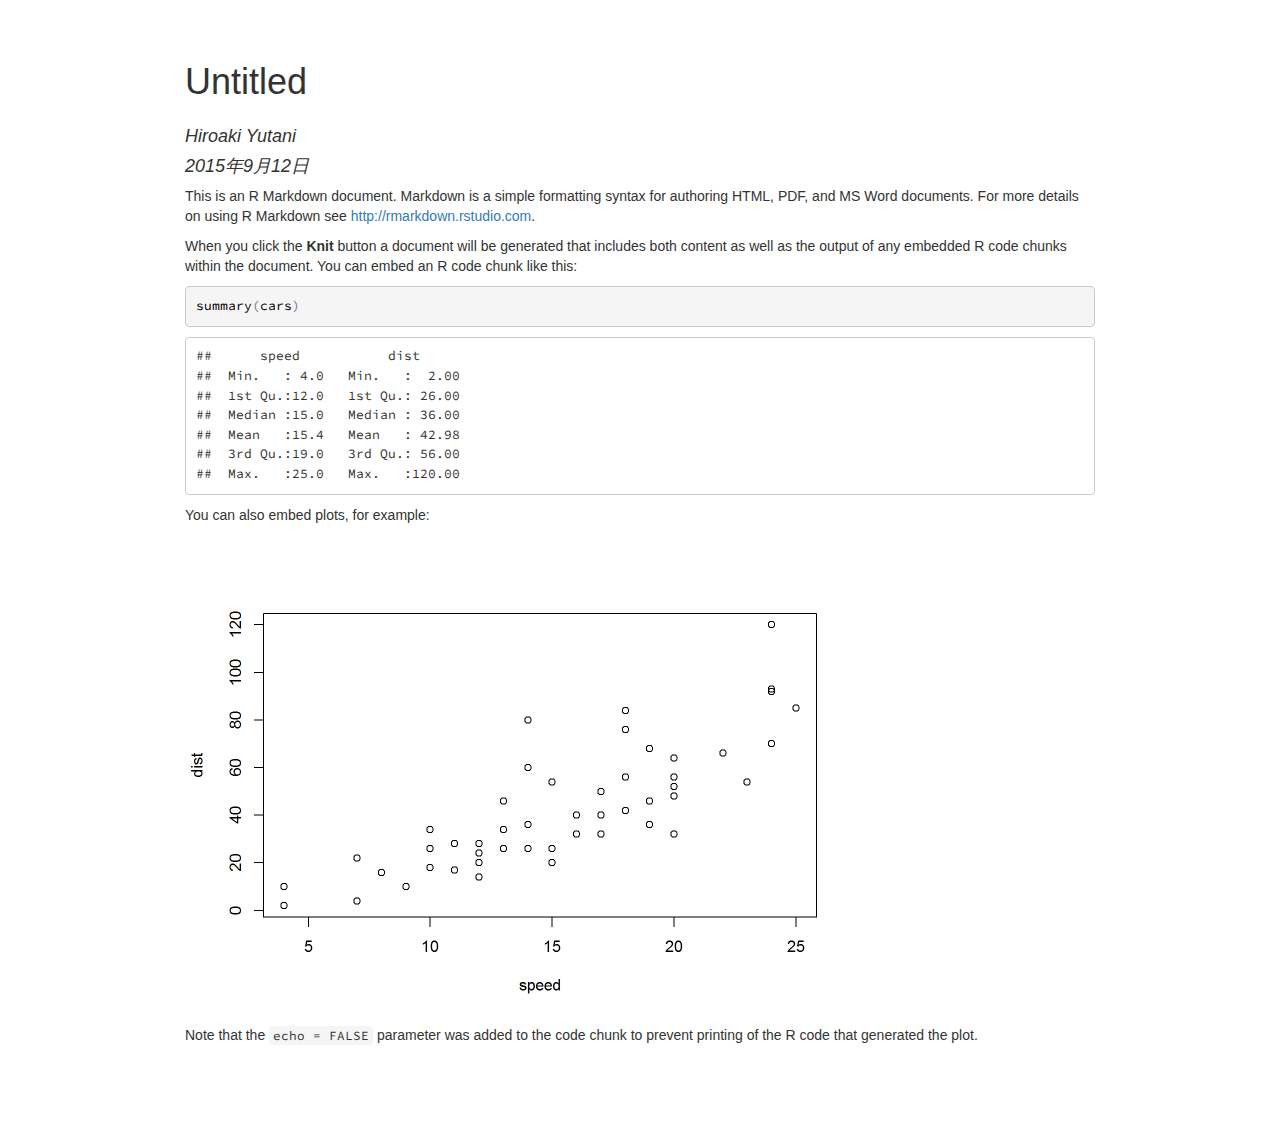
<file: test.html>
<!DOCTYPE html>

<html xmlns="http://www.w3.org/1999/xhtml">

<head>

<meta charset="utf-8">
<meta http-equiv="Content-Type" content="text/html; charset=utf-8" />
<meta name="generator" content="pandoc" />

<meta name="author" content="Hiroaki Yutani" />


<title>Untitled</title>

<script src="libs/jquery-1.11.0/jquery.min.js"></script>
<meta name="viewport" content="width=device-width, initial-scale=1" />
<link href="libs/bootstrap-3.3.1/css/bootstrap.min.css" rel="stylesheet" />
<script src="libs/bootstrap-3.3.1/js/bootstrap.min.js"></script>
<script src="libs/bootstrap-3.3.1/shim/html5shiv.min.js"></script>
<script src="libs/bootstrap-3.3.1/shim/respond.min.js"></script>
<link href='libs/fluidbox/css/fluidbox.css' rel='stylesheet' type='text/css'>
<link href='https://fonts.googleapis.com/css?family=Source+Code+Pro' rel='stylesheet' type='text/css'>
<link href='include/css/style.css' rel='stylesheet' type='text/css'>

<style type="text/css">code{white-space: pre;}</style>
<link rel="stylesheet"
      href="libs/highlight/default.css"
      type="text/css" />
<script src="libs/highlight/highlight.js"></script>
<style type="text/css">
  pre:not([class]) {
    background-color: white;
  }
</style>
<script type="text/javascript">
if (window.hljs && document.readyState && document.readyState === "complete") {
   window.setTimeout(function() {
      hljs.initHighlighting();
   }, 0);
}
</script>



</head>

<body>

<style type = "text/css">
.main-container {
  max-width: 940px;
  margin-left: auto;
  margin-right: auto;
}
code {
  color: inherit;
  background-color: rgba(0, 0, 0, 0.04);
}
img { 
  max-width:100%; 
  height: auto; 
}
</style>
<div class="container-fluid main-container">


<div id="header">
<h1 class="title">Untitled</h1>
<h4 class="author"><em>Hiroaki Yutani</em></h4>
<h4 class="date"><em>2015年9月12日</em></h4>
</div>


<p>This is an R Markdown document. Markdown is a simple formatting syntax for authoring HTML, PDF, and MS Word documents. For more details on using R Markdown see <a href="http://rmarkdown.rstudio.com" class="uri">http://rmarkdown.rstudio.com</a>.</p>
<p>When you click the <strong>Knit</strong> button a document will be generated that includes both content as well as the output of any embedded R code chunks within the document. You can embed an R code chunk like this:</p>
<pre class="r"><code>summary(cars)</code></pre>
<pre><code>##      speed           dist       
##  Min.   : 4.0   Min.   :  2.00  
##  1st Qu.:12.0   1st Qu.: 26.00  
##  Median :15.0   Median : 36.00  
##  Mean   :15.4   Mean   : 42.98  
##  3rd Qu.:19.0   3rd Qu.: 56.00  
##  Max.   :25.0   Max.   :120.00</code></pre>
<p>You can also embed plots, for example:</p>
<p><img src="figures//test_files/figure-htmlunnamed-chunk-3-1.png" title="" alt="" width="672" /></p>
<p>Note that the <code>echo = FALSE</code> parameter was added to the code chunk to prevent printing of the R code that generated the plot.</p>

<script type="text/javascript" src="libs/fluidbox/jquery.fluidbox.min.js"></script>
<script type="text/javascript" src="include/js/enable-fluidbox.js"></script>

</div>

<script>

// add bootstrap table styles to pandoc tables
$(document).ready(function () {
  $('tr.header').parent('thead').parent('table').addClass('table table-condensed');
});

</script>


</body>
</html>
</file>
<file: libs/fluidbox/css/fluidbox.css>
@-webkit-keyframes fluidboxLoading {
  0% {
    -webkit-transform: translate(-50%, -50%) rotateX(0) rotateY(0); }
  50% {
    -webkit-transform: translate(-50%, -50%) rotateX(-180deg) rotateY(0); }
  100% {
    -webkit-transform: translate(-50%, -50%) rotateX(-180deg) rotateY(-180deg); } }
@keyframes fluidboxLoading {
  0% {
    transform: translate(-50%, -50%) rotateX(0) rotateY(0); }
  50% {
    transform: translate(-50%, -50%) rotateX(-180deg) rotateY(0); }
  100% {
    transform: translate(-50%, -50%) rotateX(-180deg) rotateY(-180deg); } }
.fluidbox {
  outline: none; }

.fluidbox-overlay {
  background-color: rgba(255, 255, 255, 0.85);
  cursor: pointer;
  cursor: -webkit-zoom-out;
  cursor: -moz-zoom-out;
  cursor: zoom-out;
  opacity: 0;
  position: fixed;
  top: 0;
  left: 0;
  bottom: 0;
  right: 0;
  /* Transition time for overlay is halved to ensure that flickering doesn't happen */
  transition: all 0.125s ease-in-out 0.125s; }

.fluidbox-wrap {
  background-position: center center;
  background-size: cover;
  margin: 0 auto;
  position: relative;
  transition: all 0.25s ease-in-out;
  /* To prevent flickering, we delay the showing of the image */ }
  .fluidbox-closed .fluidbox-wrap img {
    transition: opacity 0s ease-in-out 0.25s; }

.fluidbox-ghost {
  background-size: 100% 100%;
  background-position: center center;
  position: absolute;
  -webkit-transition-property: opacity, -webkit-transform;
  -moz-transition-property: opacity, -moz-transform;
  -o-transition-property: opacity, -o-transform;
  transition-property: opacity, transform;
  transition-duration: 0s, 0.25s;
  transition-delay: 0.25s, 0s; }
  .fluidbox-opened .fluidbox-ghost {
    transition-delay: 0s, 0s; }

.fluidbox-loader {
  perspective: 200px;
  position: absolute;
  top: 0;
  left: 0;
  bottom: 0;
  right: 0; }
  .fluidbox-loader::before {
    /* You can replace this with any color you want, or even a loading gif if desired */
    background-color: rgba(255, 255, 255, 0.85);
    content: '';
    transform-style: preserve-3d;
    transition: all 0.25s ease-in-out;
    opacity: 0;
    position: absolute;
    top: 50%;
    left: 50%;
    width: 20%;
    padding-bottom: 20%; }

.fluidbox-loading .fluidbox-loader::before {
  -webkit-animation: fluidboxLoading 1s 0s infinite ease-in-out forwards;
  animation: fluidboxLoading 1s 0s infinite ease-in-out forwards;
  opacity: 1; }

/*# sourceMappingURL=fluidbox.css.map */
</file>
<file: include/css/style.css>
pre code, p code {
  font-family: 'Source Code Pro', monospace;
}

.main-container {
  padding-top: 3em;
  padding-bottom: 7em;
}

div.section.level2 {
  margin-top: 3em;
}

div.section.level3 {
  margin-top: 2em;
}

div.section p {
  margin-top: 1em;
  margin-bottom: 1.5em;
}

h1, .h1, h2, .h2, h3, .h3 {
    margin-top: 20px;
    margin-bottom: 0.7em;
}
</file>
<file: libs/highlight/default.css>
pre .operator,
pre .paren {
 color: rgb(104, 118, 135)
}

pre .literal {
 color: #990073
}

pre .number {
 color: #099;
}

pre .comment {
 color: #998;
 font-style: italic
}

pre .keyword {
 color: #900;
 font-weight: bold
}

pre .identifier {
 color: rgb(0, 0, 0);
}

pre .string {
 color: #d14;
}
</file>
<file: libs/d4-0.9.4/d4.css>
svg.d4 {
  font-family: Monaco, Menlo, Consolas, "Courier New", monospace;
  font-size:11px;
}
.d4 .tick text {
    font-size: 9px;
    fill: #999;
    shape-rendering: crispEdges;
}

.d4 .axis .domain, .d4 .axis .tick line {
  fill: none;
  stroke: #999;
  stroke-width: 1px;
  shape-rendering: crispEdges;
}

.d4 .line, .d4 path, .d4 .connectors line {
    fill: none;
    stroke: #222;
    stroke-width: 1px;
}
</file>
